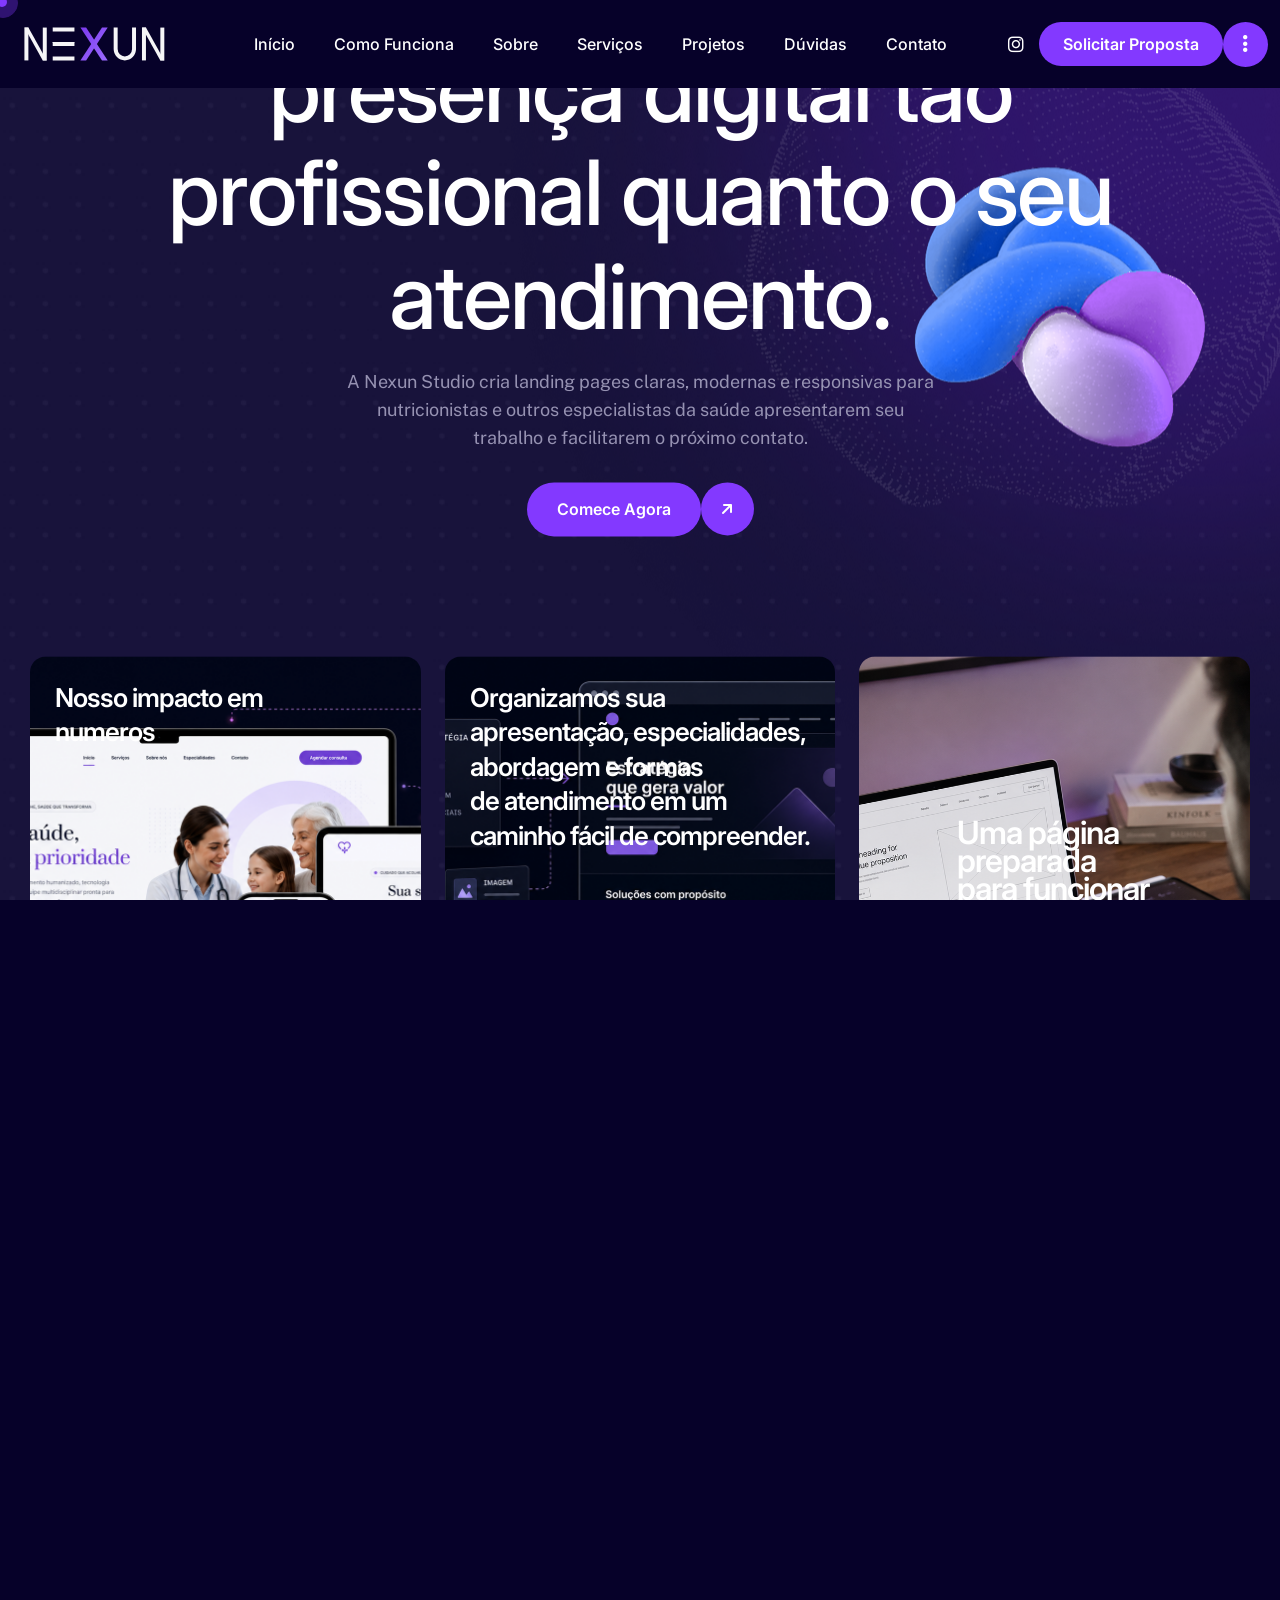
<file: index.html>
<!DOCTYPE html>

<html lang="pt-BR">
<!--<< Header Area >>-->
<head>
<!-- ========== Meta Tags ========== -->
<meta charset="utf-8"/>
<meta content="IE=edge" http-equiv="X-UA-Compatible"/>
<meta content="width=device-width, initial-scale=1" name="viewport"/>
<meta content="Nexun Studio" name="author"/>
<meta content="Landing pages claras, modernas e responsivas para profissionais da saúde." name="description"/>
<!-- ======== Page title ============ -->
<title>Nexun Studio | Landing pages para profissionais da saúde</title>
<!--<< Favcion >>-->
<link href="assets/img/favicon.svg" rel="shortcut icon"/>
<!--<< Bootstrap min.css >>-->
<link href="assets/css/bootstrap.min.css" rel="stylesheet"/>
<!--<< All Min Css >>-->
<link href="assets/css/all.min.css" rel="stylesheet"/>
<!--<< Animate.css >>-->
<link href="assets/css/animate.css" rel="stylesheet"/>
<!--<< Magnific Popup.css >>-->
<link href="assets/css/magnific-popup.css" rel="stylesheet"/>
<!--<< MeanMenu.css >>-->
<link href="assets/css/meanmenu.css" rel="stylesheet"/>
<!--<< Swiper Bundle.css >>-->
<link href="assets/css/swiper-bundle.min.css" rel="stylesheet"/>
<!--<< Nice Select.css >>-->
<link href="assets/css/nice-select.css" rel="stylesheet"/>
<!--<< Main.css >>-->
<link href="assets/css/main.css" rel="stylesheet"/>
</head>
<body>
<!-- Preloader Start -->
<div class="preloader" id="preloader">
<div class="animation-preloader">
<div class="spinner"></div>
<div class="txt-loading">
<span class="letters-loading" data-text-preloader="N"> N </span>
<span class="letters-loading" data-text-preloader="E"> E </span>
<span class="letters-loading" data-text-preloader="X"> X </span>
<span class="letters-loading" data-text-preloader="U"> U </span>
<span class="letters-loading" data-text-preloader="N"> N </span>
</div>
<p class="text-center">Carregando</p>
</div>
<div class="loader">
<div class="row">
<div class="col-3 loader-section section-left">
<div class="bg"></div>
</div>
<div class="col-3 loader-section section-left">
<div class="bg"></div>
</div>
<div class="col-3 loader-section section-right">
<div class="bg"></div>
</div>
<div class="col-3 loader-section section-right">
<div class="bg"></div>
</div>
</div>
</div>
</div>
<!-- Back To Top Start -->
<button class="back-to-top" id="back-top">
<i class="fa-regular fa-arrow-up"></i>
</button>
<!-- GT MouseCursor Start -->
<div class="mouseCursor cursor-outer"></div>
<div class="mouseCursor cursor-inner"></div>
<!-- Offcanvas Area Start -->
<div class="fix-area">
<div class="offcanvas__info">
<div class="offcanvas__wrapper">
<div class="offcanvas__content">
<div class="offcanvas__top mb-5 d-flex justify-content-between align-items-center">
<div class="offcanvas__logo">
<a href="#inicio">
<img alt="Nexun Studio" src="assets/img/logo/04_nexun_wordmark.svg"/>
</a>
</div>
<div class="offcanvas__close">
<button>
<i class="fas fa-times"></i>
</button>
</div>
</div>
<p class="text d-none d-xl-block">
</p>
<div class="mobile-menu fix mb-3"></div>
<div class="offcanvas__contact">
<h4>Contato</h4>
<ul>
<li class="d-flex align-items-center">
<div class="offcanvas__contact-icon"><i class="fal fa-globe"></i></div>
<div class="offcanvas__contact-text"><span>Atendimento online para todo o Brasil</span></div>
</li>
<li class="d-flex align-items-center">
<div class="offcanvas__contact-icon mr-15"><i class="fab fa-instagram"></i></div>
<div class="offcanvas__contact-text"><a href="https://www.instagram.com/nexun.studio/" rel="noopener noreferrer" target="_blank">@nexun.studio</a></div>
</li>
<li class="d-flex align-items-center">
<div class="offcanvas__contact-icon mr-15"><i class="fab fa-whatsapp"></i></div>
<div class="offcanvas__contact-text"><a href="https://wa.me/5511914552672?text=Ol%C3%A1%21%20Gostaria%20de%20saber%20mais%20sobre%20uma%20landing%20page%20para%20minha%20atua%C3%A7%C3%A3o%20na%20%C3%A1rea%20da%20sa%C3%BAde." rel="noopener noreferrer" target="_blank">+55 11 91455-2672</a></div>
</li>
</ul>
<a class="gt-theme-btn-main mt-4" href="https://wa.me/5511914552672?text=Ol%C3%A1%21%20Gostaria%20de%20saber%20mais%20sobre%20uma%20landing%20page%20para%20minha%20atua%C3%A7%C3%A3o%20na%20%C3%A1rea%20da%20sa%C3%BAde." rel="noopener noreferrer" target="_blank">
<span class="gt-theme-btn-arrow-left">
<i class="fa-solid fa-arrow-up-right"></i>
</span>
<span class="gt-theme-btn">Fale conosco</span>
<span class="gt-theme-btn-arrow-right">
<i class="fa-solid fa-arrow-up-right"></i>
</span>
</a>
<div class="social-icon d-flex align-items-center">
<a aria-label="Instagram da Nexun Studio" href="https://www.instagram.com/nexun.studio/" rel="noopener noreferrer" target="_blank"><i class="fab fa-instagram"></i></a>
<a aria-label="WhatsApp da Nexun Studio" href="https://wa.me/5511914552672?text=Ol%C3%A1%21%20Gostaria%20de%20saber%20mais%20sobre%20uma%20landing%20page%20para%20minha%20atua%C3%A7%C3%A3o%20na%20%C3%A1rea%20da%20sa%C3%BAde." rel="noopener noreferrer" target="_blank"><i class="fab fa-whatsapp"></i></a>
</div>
</div>
</div>
</div>
</div>
</div>
<div class="offcanvas__overlay"></div>
<!-- Header Section Start -->
<header class="header-section-2">
<div class="header-2" id="header-sticky">
<div class="container">
<div class="mega-menu-wrapper">
<div class="header-main">
<a class="logo" href="#inicio">
<img alt="Nexun Studio" src="assets/img/logo/02_nexun_wordmark.svg"/>
</a>
<div class="header-left">
<div class="mean__menu-wrapper">
<div class="main-menu">
<nav aria-label="Navegação principal" id="mobile-menu">
<ul>
<li><a href="#inicio">Início</a></li>
<li><a href="#como-funciona">Como funciona</a></li>
<li><a href="#sobre">Sobre</a></li>
<li><a href="#servicos">Serviços</a></li>
<li><a href="#projetos">Projetos</a></li>
<li><a href="#duvidas">Dúvidas</a></li>
<li><a href="#contato">Contato</a></li>
</ul>
</nav>
</div>
</div>
</div>
<div class="header-right d-flex justify-content-end align-items-center">
<a aria-label="Abrir o Instagram da Nexun Studio" class="main-header__search nexun-instagram-link" href="https://www.instagram.com/nexun.studio/" rel="noopener noreferrer" target="_blank">
<i class="fab fa-instagram"></i>
</a>
<div class="header__hamburger my-auto">
<div class="sidebar__toggle">
<div class="gt-theme-btn-main">
<span class="gt-theme-btn-arrow-left">
<i class="fa-solid fa-ellipsis-vertical"></i>
</span>
<span class="gt-theme-btn">Solicitar Proposta</span>
<span class="gt-theme-btn-arrow-right">
<i class="fa-solid fa-ellipsis-vertical"></i>
</span>
</div>
</div>
</div>
</div>
</div>
</div>
</div>
</div>
</header>
<!-- Search Start -->
<div class="search-popup">
<div class="search-popup__overlay search-toggler"></div>
<div class="search-popup__content style-2">
<form action="#" class="search-popup__form" method="get" role="search">
<input id="search" name="search" placeholder="Search Here..." type="text"/>
<button aria-label="search submit" class="search-btn" type="submit">
<span><i class="fa-regular fa-magnifying-glass"></i></span>
</button>
</form>
</div>
</div>
<div id="smooth-wrapper">
<div id="smooth-content">
<!-- Hero Section Start -->
<section class="hero-section-2 hero-2 section-bg-3 bg-cover" id="inicio" style="background-image: url('assets/img/home-2/hero/dot-shape.png')">
<div class="hero-light d-none d-xl-block">
<img alt="img" src="assets/img/home-2/hero/hero-light.png">
</img></div>
<div class="right-shape d-none d-xl-block">
<img alt="Elemento abstrato em azul, roxo e branco da Nexun Studio" src="assets/img/home-2/hero/right-shape-nexun.png"/>
</div>
<div class="container">
<div class="hero-content">
<div class="text-center">
<h6 class="wow fadeInUp" data-wow-delay=".3s">
                  LANDING PAGES PARA PROFISSIONAIS DA SAÚDE.
                  <img alt="img" src="assets/img/home-2/hero/hero-info.png"/>
</h6>
</div>
<h1 class="text-anim">
                Seu trabalho merece uma presença digital tão profissional quanto o seu atendimento.
              </h1>
<p class="wow fadeInUp" data-wow-delay=".5s">
                A Nexun Studio cria landing pages claras, modernas e responsivas para nutricionistas e outros especialistas da saúde apresentarem seu trabalho e facilitarem o próximo contato.
              </p>
<a class="gt-theme-btn-main wow fadeInUp" data-wow-delay=".7s" href="https://wa.me/5511914552672?text=Ol%C3%A1%21%20Gostaria%20de%20saber%20mais%20sobre%20uma%20landing%20page%20para%20minha%20atua%C3%A7%C3%A3o%20na%20%C3%A1rea%20da%20sa%C3%BAde." rel="noopener noreferrer" target="_blank">
<span class="gt-theme-btn-arrow-left">
<i class="fa-solid fa-arrow-up-right"></i>
</span>
<span class="gt-theme-btn">Comece agora</span>
<span class="gt-theme-btn-arrow-right">
<i class="fa-solid fa-arrow-up-right"></i>
</span>
</a>
</div>
</div>
<div class="hero-banner-items section-padding pb-0">
<div class="row g-4">
<div class="col-xl-4 col-lg-6 col-md-6 wow fadeInUp" data-wow-delay=".3s">
<div class="hero-image-items tp-costom-wrapper-hover">
<img alt="img" src="assets/img/home-2/hero/hero-image-1-nexun.png"/>
<h3>
                    Nosso impacto em <br/>
                    numeros
                  </h3>
<div class="content">
<h2><span class="count">120</span>+</h2>
<p>Clientes satisfeitos, com um site incrível.</p>
</div>
</div>
</div>
<div class="col-xl-4 col-lg-6 col-md-6 wow fadeInUp" data-wow-delay=".5s">
<div class="hero-image-items">
<img alt="img" src="assets/img/home-2/hero/hero-2-nexun.png"/>
<h3>
                    Organizamos sua apresentação, especialidades, abordagem e formas <br/>
                    de atendimento em um caminho fácil de compreender.
                  </h3>
<div class="content">
<a class="link-btn" href="https://www.instagram.com/nexun.studio/" rel="noopener noreferrer" target="_blank"><i class="fa-solid fa-arrow-up-right"></i>  Saiba mais</a>
                    &gt;
                  </div>
</div>
</div>
<div class="col-xl-4 col-lg-6 col-md-6 wow fadeInUp" data-wow-delay=".7s">
<div class="hero-image-items">
<img alt="img" src="assets/img/home-2/hero/hero-image-3-nexun.png"/>
<div class="video-text">
<span>Uma página preparada para funcionar de forma clara e profissional no celular, computador e tablet.</span>
<!-- criar video para colocar aqui -->
</div>
</div>
</div>
</div>
</div>
</section>
<!-- How Work Section Start -->
<section class="how-work-section fix section-padding" id="como-funciona">
<div class="container">
<div class="section-title text-center">
<h6 class="sub-title wow fadeInUp">Como funciona</h6>
<h2 class="text-anim">
                Da primeira conversa à publicação, você acompanha cada etapa. <br/>
</h2>
</div>
<div class="row">
<!-- Box 1 -->
<div class="col-xl-4 col-lg-6 col-md-6 wow bounceInUp" data-wow-delay="300ms" data-wow-duration="1000ms">
<div class="gt-feature-box-items">
<div class="gt-number-box">
<span>01</span>
<div class="bg-border-style"></div>
<div class="icon-bg">
<svg fill="none" height="140" viewbox="0 0 134 140" width="134" xmlns="http://www.w3.org/2000/svg">
<path d="M61.8468 41.8868C64.9408 40.1004 68.7528 40.1004 71.8468 41.8868L88.6936 51.6132C91.7876 53.3996 93.6936 56.7008 93.6936 60.2735V79.7265C93.6936 83.2992 91.7876 86.6004 88.6936 88.3868L71.8468 98.1132C68.7528 99.8996 64.9408 99.8996 61.8468 98.1132L45 88.3867C41.906 86.6004 40 83.2992 40 79.7265V60.2735C40 56.7008 41.906 53.3996 45 51.6132L61.8468 41.8868Z" fill="url(#paint0_linear_1)"></path>
<path d="M62.0967 42.3193C65.0359 40.6224 68.6575 40.6225 71.5967 42.3193L88.4434 52.0459C91.3827 53.7429 93.1933 56.8794 93.1934 60.2734V79.7266C93.1933 83.1206 91.3827 86.2571 88.4434 87.9541L71.5967 97.6807C68.6575 99.3775 65.0359 99.3776 62.0967 97.6807L45.25 87.9541C42.3107 86.2571 40.5 83.1206 40.5 79.7266V60.2734C40.5 56.9856 42.1993 53.94 44.9775 52.21L45.25 52.0459L62.0967 42.3193Z" stroke="url(#paint1_linear_1)"></path>
<defs>
<lineargradient gradientunits="userSpaceOnUse" id="paint0_linear_1" x1="40" x2="94" y1="60" y2="88">
<stop offset="0%" stop-color="#8339ff"></stop>
<stop offset="100%" stop-color="#8339ff"></stop>
</lineargradient>
<lineargradient gradientunits="userSpaceOnUse" id="paint1_linear_1" x1="66.8468" x2="66.8468" y1="39" y2="101">
<stop offset="0%" stop-color="#8339ff"></stop>
<stop offset="100%" stop-color="#8339ff"></stop>
</lineargradient>
</defs>
</svg>
</div>
</div>
<h3>Entendemos o que você precisa</h3>
<p>
                    Você nos apresenta sua especialidade, seu público, sua abordagem e as principais informações sobre o seu trabalho.
                  </p>
<div class="hover-lines"></div>
</div>
</div>
<!-- Box 2 -->
<div class="col-xl-4 col-lg-6 col-md-6 wow bounceInUp" data-wow-delay="500ms" data-wow-duration="1000ms">
<div class="gt-feature-box-items style-height-1">
<div class="gt-number-box">
<span>02</span>
<div class="bg-border-style"></div>
<div class="icon-bg">
<svg fill="none" height="140" viewbox="0 0 134 140" width="134" xmlns="http://www.w3.org/2000/svg">
<path d="M61.8468 41.8868C64.9408 40.1004 68.7528 40.1004 71.8468 41.8868L88.6936 51.6132C91.7876 53.3996 93.6936 56.7008 93.6936 60.2735V79.7265C93.6936 83.2992 91.7876 86.6004 88.6936 88.3868L71.8468 98.1132C68.7528 99.8996 64.9408 99.8996 61.8468 98.1132L45 88.3867C41.906 86.6004 40 83.2992 40 79.7265V60.2735C40 56.7008 41.906 53.3996 45 51.6132L61.8468 41.8868Z" fill="url(#paint0_linear_2)"></path>
<path d="M62.0967 42.3193C65.0359 40.6224 68.6575 40.6225 71.5967 42.3193L88.4434 52.0459C91.3827 53.7429 93.1933 56.8794 93.1934 60.2734V79.7266C93.1933 83.1206 91.3827 86.2571 88.4434 87.9541L71.5967 97.6807C68.6575 99.3775 65.0359 99.3776 62.0967 97.6807L45.25 87.9541C42.3107 86.2571 40.5 83.1206 40.5 79.7266V60.2734C40.5 56.9856 42.1993 53.94 44.9775 52.21L45.25 52.0459L62.0967 42.3193Z" stroke="url(#paint1_linear_2)"></path>
<defs>
<lineargradient gradientunits="userSpaceOnUse" id="paint0_linear_2" x1="40" x2="94" y1="60" y2="88">
<stop offset="0%" stop-color="#8339ff"></stop>
<stop offset="100%" stop-color="#8339ff"></stop>
</lineargradient>
<lineargradient gradientunits="userSpaceOnUse" id="paint1_linear_2" x1="66.8468" x2="66.8468" y1="39" y2="101">
<stop offset="0%" stop-color="#8339ff"></stop>
<stop offset="100%" stop-color="#8339ff"></stop>
</lineargradient>
</defs>
</svg>
</div>
</div>
<h3>Definimos conteúdo e direção visual</h3>
<p>
                   Organizamos as informações, selecionamos a estrutura e alinhamos cores, referências, imagens e estilo da página.
                  </p>
<div class="hover-lines"></div>
</div>
</div>
<!-- Box 3 -->
<div class="col-xl-4 col-lg-6 col-md-6 wow bounceInUp" data-wow-delay="700ms" data-wow-duration="1000ms">
<div class="gt-feature-box-items style-height-2">
<div class="gt-number-box">
<span>03</span>
<div class="bg-border-style"></div>
<div class="icon-bg">
<svg fill="none" height="140" viewbox="0 0 134 140" width="134" xmlns="http://www.w3.org/2000/svg">
<path d="M61.8468 41.8868C64.9408 40.1004 68.7528 40.1004 71.8468 41.8868L88.6936 51.6132C91.7876 53.3996 93.6936 56.7008 93.6936 60.2735V79.7265C93.6936 83.2992 91.7876 86.6004 88.6936 88.3868L71.8468 98.1132C68.7528 99.8996 64.9408 99.8996 61.8468 98.1132L45 88.3867C41.906 86.6004 40 83.2992 40 79.7265V60.2735C40 56.7008 41.906 53.3996 45 51.6132L61.8468 41.8868Z" fill="url(#paint0_linear_3)"></path>
<path d="M62.0967 42.3193C65.0359 40.6224 68.6575 40.6225 71.5967 42.3193L88.4434 52.0459C91.3827 53.7429 93.1933 56.8794 93.1934 60.2734V79.7266C93.1933 83.1206 91.3827 86.2571 88.4434 87.9541L71.5967 97.6807C68.6575 99.3775 65.0359 99.3776 62.0967 97.6807L45.25 87.9541C42.3107 86.2571 40.5 83.1206 40.5 79.7266V60.2734C40.5 56.9856 42.1993 53.94 44.9775 52.21L45.25 52.0459L62.0967 42.3193Z" stroke="url(#paint1_linear_3)"></path>
<defs>
<lineargradient gradientunits="userSpaceOnUse" id="paint0_linear_3" x1="40" x2="94" y1="60" y2="88">
<stop offset="0%" stop-color="#8339ff"></stop>
<stop offset="100%" stop-color="#8339ff"></stop>
</lineargradient>
<lineargradient gradientunits="userSpaceOnUse" id="paint1_linear_3" x1="66.8468" x2="66.8468" y1="39" y2="101">
<stop offset="0%" stop-color="#8339ff"></stop>
<stop offset="100%" stop-color="#8339ff"></stop>
</lineargradient>
</defs>
</svg>
</div>
</div>
<h3>Desenvolvemos, revisamos e publicamos</h3>
<p>
                    Construímos a página, adaptamos a experiência para diferentes telas e realizamos os ajustes acordados antes da publicação.
                  </p>
<div class="hover-lines"></div>
</div>
</div>
</div>
</div>
</section>
<!-- About Section Start -->
<section class="about-section-2 section-padding" id="sobre">
<div class="about-ellipse">
<img alt="" src="assets/img/home-1/about/ellipse-bg.png"/>
</div>
<div class="container">
<div class="about-wrapper-2">
<div class="row g-4 align-items-end">
<div class="col-lg-5">
<div class="about-image-items">
<div class="thumb h-100 fix">
<img alt="img" class="wow fadeInUp img-custom-anim-left" src="assets/img/home-1/about/about-image.png"/>
</div>
<div class="content">
<h3>Nossa Missão &amp; Visão</h3>
<p>
                        Construir landing pages que valorizem a identidade de cada profissional, facilitem o entendimento sobre o atendimento e criem um caminho mais simples até o contato.
                      </p>
</div>
</div>
</div>
<div class="col-lg-7">
<div class="about-content">
<div class="section-title mb-0">
<h6 class="sub-title wow fadeInUp">
                        // Sobre a Nexun Studio
                      </h6>
<h2 class="text-anim">
                        Empoderamos e amadurecemos a presença digital dos profissionais da área da saúde
                        que desejam melhorar sua presença digital, de maneira acessível e personalizável.
                        
                      </h2>
</div>
<div class="about-list-item wow fadeInUp" data-wow-delay=".3s">
<ul>
<li>
<i class="fa-solid fa-circle-check"></i>
                          Você participa do processo do ínicio ao fim.
                        </li>
<li>
<i class="fa-solid fa-circle-check"></i> 
                          Suas fotos, seu contato, sua informações.
                        </li>
<li>
<i class="fa-solid fa-circle-check"></i> 
                          Integração direta com Whatsapp e outras redes sociais.
                        </li>
</ul>
<a class="gt-theme-btn-main wow fadeInUp" data-wow-delay=".3s" href="https://wa.me/5511914552672?text=Ol%C3%A1%21%20Gostaria%20de%20saber%20mais%20sobre%20uma%20landing%20page%20para%20minha%20atua%C3%A7%C3%A3o%20na%20%C3%A1rea%20da%20sa%C3%BAde." rel="noopener noreferrer" target="_blank">
<span class="gt-theme-btn-arrow-left">
<i class="fa-solid fa-arrow-up-right"></i>
</span>
<span class="gt-theme-btn">Fale conosco</span>

<span class="gt-theme-btn-arrow-right">
<i class="fa-solid fa-arrow-up-right"></i>
</span>
</a>
</div>
</div>
</div>
</div>
</div>
</div>
</section>
<!-- Service Section Start -->
<section class="service-section11 fix section-bg section-padding pb-0" id="servicos">
<div class="container">
<div class="row g-4">
<div class="col-lg-5">
<div class="service-left-items">
<div class="section-title mb-0">
<h6 class="sub-title wow fadeInUp">// O QUE ENTREGAMOS</h6>
<h2 class="text-anim">
                      Do conteúdo disperso a uma página organizada.
                    </h2>
</div>
<a class="gt-theme-btn-main wow fadeInUp" data-wow-delay=".3s" href="https://wa.me/5511914552672?text=Ol%C3%A1%21%20Gostaria%20de%20saber%20mais%20sobre%20uma%20landing%20page%20para%20minha%20atua%C3%A7%C3%A3o%20na%20%C3%A1rea%20da%20sa%C3%BAde." rel="noopener noreferrer" target="_blank">
<span class="gt-theme-btn-arrow-left">
<i class="fa-solid fa-arrow-up-right"></i>
</span>
<span class="gt-theme-btn">Saiba mais serviços</span>
<span class="gt-theme-btn-arrow-right">
<i class="fa-solid fa-arrow-up-right"></i>
</span>
</a>
<div class="service-ai d-none d-xxl-block">
<img alt="img" src="assets/img/home-2/service/service-ai.png"/>
</div>
</div>
</div>
<div class="col-lg-7">
<div class="service-right-area">
<div class="service-right-card-items">
<ul>
<li>
<div class="thumb">
<img alt="" src="assets/img/home-2/service/servive-01.png"/>
</div>
<div class="content">
<h3>
<a href="https://wa.me/5511914552672?text=Ol%C3%A1%21%20Gostaria%20de%20saber%20mais%20sobre%20uma%20landing%20page%20para%20minha%20atua%C3%A7%C3%A3o%20na%20%C3%A1rea%20da%20sa%C3%BAde." rel="noopener noreferrer" target="_blank">Do conteúdo disperso a uma página organizada..</a>
</h3>
<p>
                            Organizamos sua apresentação, serviços, diferenciais, forma de atendimento, dúvidas e chamadas para ação em uma jornada lógica.
                          </p>
</div>
</li>
<li>
<div class="thumb">
<img alt="" src="assets/img/home-2/service/servive-02.png"/>
</div>
<div class="content">
<h3>
<a href="https://wa.me/5511914552672?text=Ol%C3%A1%21%20Gostaria%20de%20saber%20mais%20sobre%20uma%20landing%20page%20para%20minha%20atua%C3%A7%C3%A3o%20na%20%C3%A1rea%20da%20sa%C3%BAde." rel="noopener noreferrer" target="_blank">Design e desenvolvimento</a>
</h3>
<p>
                            Adaptamos a direção visual e construímos uma página moderna, personalizada e preparada para diferentes dispositivos.
                          </p>
</div>
</li>
<li>
<div class="thumb">
<img alt="" src="assets/img/home-2/service/servive-03.png"/>
</div>
<div class="content">
<h3>
<a href="https://wa.me/5511914552672?text=Ol%C3%A1%21%20Gostaria%20de%20saber%20mais%20sobre%20uma%20landing%20page%20para%20minha%20atua%C3%A7%C3%A3o%20na%20%C3%A1rea%20da%20sa%C3%BAde." rel="noopener noreferrer" target="_blank">Integrações e publicação
                            &gt;
                          </a></h3>
<p>
                            Configuramos os principais botões de contato e apoiamos a publicação da página de acordo com o formato contratado.
                          </p>
</div>
</li>
</ul>
</div>
</div>
</div>
</div>
</div>
</section>
<!-- Pricing Section Start -->
<!-- COLOQUEI PREÇOS E INFORMAÇÕES ALETÓRIAS AQUI, VOU AJUSTAR DEPOIS QUE DEFINIR FINALMENTE OS VALORES E PLANOS, E COMO MONTAR NO SITE-->
<!-- NESSE CAMPO DE MONTHLY E YEARLY EU PENSEI EM COLOCAR AS INFORMAÇÕES DE COM E SEM DOMINIO, PQ NO CASO DO DOMINIO TEM RECORRENCIA E TAL -->
<!--            
        <section class="pricing-section fix section-padding pt-0">
          <div class="container">
            <div class="section-title-area align-items-end">
              <div class="section-title">
                <br>
                <h6 class="sub-title wow fadeInUp">// Pricing Package</h6>
                <h2 class="text-anim">AI-Powered Pricing Tailored for You</h2>
              </div>
              <ul class="nav wow fadeInUp" data-wow-delay=".3s">
                <li class="nav-item">
                  <a
                    href="#Monthly"
                    data-bs-toggle="tab"
                    class="nav-link active"
                  >
                    Monthly
                  </a>
                </li>
                <li class="nav-item">
                  <a href="#Yearly" data-bs-toggle="tab" class="nav-link">
                    Yearly
                  </a>
                </li>
              </ul>
            </div>
            <div class="tab-content">
              <div id="Monthly" class="tab-pane fade show active">
                <div class="row">
                  <div class="col-xl-4 col-lg-6 col-md-6">
                    <div class="pricing-box-items">
                      <div class="pricing-header">
                        <span>Basic</span>
                        <h3>
                          $29
                          <sub>/months</sub>
                        </h3>
                        <p>
                          Perfect for Small Teams, Startups, and Growing
                          Corporate of Businesses
                        </p>
                      </div>
                      <a href="contact.html" class="pricing-btn">
                        <i class="fa-solid fa-arrow-up-right"></i> Chose package
                      </a>
                      <div class="pricing-list">
                        <h5>Features:</h5>
                        <ul>
                          <li>
                            <i class="fa-solid fa-circle-check"></i> Basic
                            financial analytics tools
                          </li>
                          <li>
                            <i class="fa-solid fa-circle-check"></i> Up to 3
                            user accounts
                          </li>
                          <li>
                            <i class="fa-solid fa-circle-check"></i> Real-time
                            exchange rate monitoring
                          </li>
                          <li>
                            <i class="fa-solid fa-circle-check"></i> Monthly
                            financial reports
                          </li>
                          <li>
                            <i class="fa-solid fa-circle-check"></i> Up to 3
                            user accounts
                          </li>
                          <li>
                            <i class="fa-solid fa-circle-check"></i> Email
                            support
                          </li>
                        </ul>
                      </div>
                    </div>
                  </div>
                  <div class="col-xl-4 col-lg-6 col-md-6">
                    <div class="pricing-box-items active">
                      <div class="pricing-header">
                        <span>Business</span>
                        <h3>
                          $59
                          <sub>/months</sub>
                        </h3>
                        <p>
                          Perfect for Small Teams, Startups, and Growing
                          Corporate of Businesses
                        </p>
                      </div>
                      <a href="contact.html" class="pricing-btn">
                        <i class="fa-solid fa-arrow-up-right"></i> Chose package
                      </a>
                      <div class="pricing-list">
                        <h5>Features:</h5>
                        <ul>
                          <li>
                            <i class="fa-solid fa-circle-check"></i> Basic
                            financial analytics tools
                          </li>
                          <li>
                            <i class="fa-solid fa-circle-check"></i> Up to 3
                            user accounts
                          </li>
                          <li>
                            <i class="fa-solid fa-circle-check"></i> Real-time
                            exchange rate monitoring
                          </li>
                          <li>
                            <i class="fa-solid fa-circle-check"></i> Monthly
                            financial reports
                          </li>
                          <li>
                            <i class="fa-solid fa-circle-check"></i> Up to 3
                            user accounts
                          </li>
                          <li>
                            <i class="fa-solid fa-circle-check"></i> Email
                            support
                          </li>
                        </ul>
                      </div>
                    </div>
                  </div>
                </div>
              </div>
              <div id="Yearly" class="tab-pane fade">
                <div class="row">
                  <div class="col-xl-4 col-lg-6 col-md-6">
                    <div class="pricing-box-items">
                      <div class="pricing-header">
                        <span>Basic</span>
                        <h3>
                          $29
                          <sub>/months</sub>
                        </h3>
                        <p>
                          Perfect for Small Teams, Startups, and Growing
                          Corporate of Businesses
                        </p>
                      </div>
                      <a href="contact.html" class="pricing-btn">
                        <i class="fa-solid fa-arrow-up-right"></i> Chose package
                      </a>
                      <div class="pricing-list">
                        <h5>Features:</h5>
                        <ul>
                          <li>
                            <i class="fa-solid fa-circle-check"></i> Basic
                            financial analytics tools
                          </li>
                          <li>
                            <i class="fa-solid fa-circle-check"></i> Up to 3
                            user accounts
                          </li>
                          <li>
                            <i class="fa-solid fa-circle-check"></i> Real-time
                            exchange rate monitoring
                          </li>
                          <li>
                            <i class="fa-solid fa-circle-check"></i> Monthly
                            financial reports
                          </li>
                          <li>
                            <i class="fa-solid fa-circle-check"></i> Up to 3
                            user accounts
                          </li>
                          <li>
                            <i class="fa-solid fa-circle-check"></i> Email
                            support
                          </li>
                        </ul>
                      </div>
                    </div>
                  </div>
                  <div class="col-xl-4 col-lg-6 col-md-6">
                    <div class="pricing-box-items active">
                      <div class="pricing-header">
                        <span>Business</span>
                        <h3>
                          $59
                          <sub>/months</sub>
                        </h3>
                        <p>
                          Perfect for Small Teams, Startups, and Growing
                          Corporate of Businesses
                        </p>
                      </div>
                      <a href="contact.html" class="pricing-btn">
                        <i class="fa-solid fa-arrow-up-right"></i> Chose package
                      </a>
                      <div class="pricing-list">
                        <h5>Features:</h5>
                        <ul>
                          <li>
                            <i class="fa-solid fa-circle-check"></i> Basic
                            financial analytics tools
                          </li>
                          <li>
                            <i class="fa-solid fa-circle-check"></i> Up to 3
                            user accounts
                          </li>
                          <li>
                            <i class="fa-solid fa-circle-check"></i> Real-time
                            exchange rate monitoring
                          </li>
                          <li>
                            <i class="fa-solid fa-circle-check"></i> Monthly
                            financial reports
                          </li>
                          <li>
                            <i class="fa-solid fa-circle-check"></i> Up to 3
                            user accounts
                          </li>
                          <li>
                            <i class="fa-solid fa-circle-check"></i> Email
                            support
                          </li>
                        </ul>
                      </div>
                    </div>
                  </div>
                  <div class="col-xl-4 col-lg-6 col-md-6">
                    <div class="pricing-box-items">
                      <div class="pricing-header">
                        <span>Enterprise</span>
                        <h3>
                          $99
                          <sub>/months</sub>
                        </h3>
                        <p>
                          Perfect for Small Teams, Startups, and Growing
                          Corporate of Businesses
                        </p>
                      </div>
                      <a href="contact.html" class="pricing-btn">
                        <i class="fa-solid fa-arrow-up-right"></i> Chose package
                      </a>
                      <div class="pricing-list">
                        <h5>Features:</h5>
                        <ul>
                          <li>
                            <i class="fa-solid fa-circle-check"></i> Basic
                            financial analytics tools
                          </li>
                          <li>
                            <i class="fa-solid fa-circle-check"></i> Up to 3
                            user accounts
                          </li>
                          <li>
                            <i class="fa-solid fa-circle-check"></i> Real-time
                            exchange rate monitoring
                          </li>
                          <li>
                            <i class="fa-solid fa-circle-check"></i> Monthly
                            financial reports
                          </li>
                          <li>
                            <i class="fa-solid fa-circle-check"></i> Up to 3
                            user accounts
                          </li>
                          <li>
                            <i class="fa-solid fa-circle-check"></i> Email
                            support
                          </li>
                        </ul>
                      </div>
                    </div>
                  </div>
                </div>
              </div>
            </div>
          </div>
        </section> -->
<!-- Project Section Start -->
<section class="project-section tp-project-5-2-area fix section-padding section-bg-2" id="projetos">
<div class="marquee-section">
<div class="marquee tp-project-5-2-title">
<div class="marquee-group">
<div class="text">
<span>[</span> Nexun <span>]</span>
</div>
<div class="text">
<span>[</span> Nexun <span>]</span>
</div>
<div class="text">
<span>[</span> Nexun <span>]</span>
</div>
<div class="text">
<span>[</span> Nexun <span>]</span>
</div>
<div class="text">
<span>[</span> Nexun <span>]</span>
</div>
</div>
<div class="marquee-group">
<div class="text">
<span>[</span> Nexun <span>]</span>
</div>
<div class="text">
<span>[</span> Nexun <span>]</span>
</div>
<div class="text">
<span>[</span> Nexun <span>]</span>
</div>
<div class="text">
<span>[</span> Nexun <span>]</span>
</div>
<div class="text">
<span>[</span> Nexun <span>]</span>
</div>
</div>
<div class="marquee-group">
<div class="text">
<span>[</span> Nexun <span>]</span>
</div>
<div class="text">
<span>[</span> Nexun <span>]</span>
</div>
<div class="text">
<span>[</span> Nexun <span>]</span>
</div>
<div class="text">
<span>[</span> Nexun <span>]</span>
</div>
<div class="text">
<span>[</span> Nexun <span>]</span>
</div>
</div>
<div class="marquee-group">
<div class="text">
<span>[</span> Nexun <span>]</span>
</div>
<div class="text">
<span>[</span> Nexun <span>]</span>
</div>
<div class="text">
<span>[</span> Nexun <span>]</span>
</div>
<div class="text">
<span>[</span> Nexun <span>]</span>
</div>
<div class="text">
<span>[</span> Nexun <span>]</span>
</div>
</div>
<div class="marquee-group">
<div class="text">
<span>[</span> Nexun <span>]</span>
</div>
<div class="text">
<span>[</span> Nexun <span>]</span>
</div>
<div class="text">
<span>[</span> Nexun <span>]</span>
</div>
<div class="text">
<span>[</span> Nexun <span>]</span>
</div>
<div class="text">
<span>[</span> Nexun <span>]</span>
</div>
</div>
</div>
</div>
<div class="container">
<div class="project-box-area des-portfolio-wrap">
<div class="project-box-items des-portfolio-panel">
<div class="content">
<span>[2026]</span>
<h3>
<a href="https://www.instagram.com/nexun.studio/" rel="noopener noreferrer" target="_blank"> Para profissionais da saúde no geral</a>
</h3>
<a class="icon" href="https://www.instagram.com/nexun.studio/" rel="noopener noreferrer" target="_blank">
<i class="fa-solid fa-arrow-up-right"></i>
</a>
<span class="number"> 01 </span>
</div>
<div class="thumb">
<img alt="img" src="assets/img/home-1/project/project-1.png"/>
</div>
</div>
<div class="project-box-items des-portfolio-panel">
<div class="content">
<span>[2025]</span>
<h3>
<a href="https://www.instagram.com/nexun.studio/" rel="noopener noreferrer" target="_blank">Para nutricionistas.</a>
</h3>
<a class="icon" href="https://www.instagram.com/nexun.studio/" rel="noopener noreferrer" target="_blank">
<i class="fa-solid fa-arrow-up-right"></i>
</a>
<span class="number"> 02 </span>
</div>
<div class="thumb">
<img alt="img" src="assets/img/home-1/project/project-2.png"/>
</div>
</div>
<div class="project-box-items mb-0 des-portfolio-panel">
<div class="content">
<span>[2025]</span>
<h3>
<a href="https://www.instagram.com/nexun.studio/" rel="noopener noreferrer" target="_blank">Pensando em médicos, psicologos, fisioterapeutas e muito mais.</a>
</h3>
<a class="icon" href="https://www.instagram.com/nexun.studio/" rel="noopener noreferrer" target="_blank">
<i class="fa-solid fa-arrow-up-right"></i>
</a>
<span class="number"> 03 </span>
</div>
<div class="thumb">
<img alt="img" src="assets/img/home-1/project/project-3.png"/>
</div>
</div>
</div>
</div>
</section>
<!-- Testimonial Section Start -->
<!-- <section class="testimonial-section section-padding">
          <div class="container">
            <div class="section-title text-center">
              <h6 class="sub-title wow fadeInUp">// Testimonial</h6>
              <h2 class="text-anim">
                Customer Feedback <br />
                <span>Success Stories.</span>
              </h2>
            </div>
            <div class="testimonial-warpper">
              <div class="testi-client">
                <div class="swiper testimonial-thumbs">
                  <div class="swiper-wrapper">
                    <div class="swiper-slide">
                      <div class="client-img">
                        <img
                          src="assets/img/home-1/testimonial/client-1.png"
                          alt="img"
                        />
                      </div>
                    </div>
                    <div class="swiper-slide">
                      <div class="client-img">
                        <img
                          src="assets/img/home-1/testimonial/client-2.png"
                          alt="img"
                        />
                      </div>
                    </div>
                    <div class="swiper-slide">
                      <div class="client-img">
                        <img
                          src="assets/img/home-1/testimonial/client-3.png"
                          alt="img"
                        />
                      </div>
                    </div>
                  </div>
                </div>
              </div>
              <div class="swiper testimonial-slider-content">
                <div class="swiper-wrapper">
                  <div class="swiper-slide">
                    <div class="testimonial-content-1">
                      <h3>
                        “We provide comprehensive, data-driven AI strategies
                        that empower companies to identify new opportunities,
                        reduce potential risks, and achieve sustainable
                        long-term growth, transforming insights into measurable
                        business success.”
                      </h3>
                      <div class="testi-info">
                        <h4>Ellen Dezonee</h4>
                        <p>Consultant</p>
                      </div>
                    </div>
                  </div>
                  <div class="swiper-slide">
                    <div class="testimonial-content-1">
                      <h3>
                        “We provide comprehensive, data-driven AI strategies
                        that empower companies to identify new opportunities,
                        reduce potential risks, and achieve sustainable
                        long-term growth, transforming insights into measurable
                        business success.”
                      </h3>
                      <div class="testi-info">
                        <h4>Ellen Dezonee</h4>
                        <p>Consultant</p>
                      </div>
                    </div>
                  </div>
                  <div class="swiper-slide">
                    <div class="testimonial-content-1">
                      <h3>
                        “We provide comprehensive, data-driven AI strategies
                        that empower companies to identify new opportunities,
                        reduce potential risks, and achieve sustainable
                        long-term growth, transforming insights into measurable
                        business success.”
                      </h3>
                      <div class="testi-info">
                        <h4>Ellen Dezonee</h4>
                        <p>Consultant</p>
                      </div>
                    </div>
                  </div>
                </div>
                <div class="swiper-dot text-center mt-4">
                  <div class="dot2"></div>
                </div>
              </div>
              <div class="array-button">
                <button class="array-prev">
                  <i class="fa-solid fa-chevron-left"></i>
                </button>
                <button class="array-next">
                  <i class="fa-solid fa-chevron-right"></i>
                </button>
              </div>
            </div>
          </div>
        </section> -->
<br/>
<!-- Faq Section Start -->
<section class="faq-section fix" id="duvidas">
<div class="row g-4 justify-content-center">
<!--  <div class="col-lg-6">
              <div class="faq-image-1 fix wow fadeInUp" data-wow-delay=".3s">
                <img
                  data-speed=".8"
                  src="assets/img/home-1/faq-image.jpg"
                  alt="img"
                />
              </div>
            </div> -->
<div class="col-xl-8 col-lg-9 faq-centered-column">
<div class="faq-content-1 section-padding">
<div class="section-title mb-0">
<h6 class="sub-title wow fadeInUp">// Dúvidas frequentes</h6>
<h2 class="text-anim">
                    O que você precisa saber antes de <br>
<span>Começar.</span>
</br></h2>
</div>
<ul class="accordion-box">
<!--Block-->
<li class="accordion block active-block wow fadeInUp">
<div class="acc-btn active">
<span class="number">01.</span> Preciso ter uma identidade visual pronta?
                      <div class="icon fa-solid fa-arrow-down"></div>
</div>
<div class="acc-content current">
<div class="content">
<div class="text">
                          Não. Podemos trabalhar com as cores, referências e materiais que você já utiliza e definir uma direção visual básica para manter a página consistente.
                        </div>
</div>
</div>
</li>
<!--Block-->
<li class="accordion block wow fadeInUp" data-wow-delay=".2s">
<div class="acc-btn">
<span class="number">02.</span> Preciso escrever todos os textos?
                      <div class="icon fa-solid fa-arrow-down"></div>
</div>
<div class="acc-content">
<div class="content">
<div class="text">
                          Você fornece as principais informações sobre seu atendimento. A partir delas, organizamos e adaptamos o conteúdo para a estrutura da página.
                        </div>
</div>
</div>
</li>
<!--Block-->
<li class="accordion block wow fadeInUp" data-wow-delay=".4s">
<div class="acc-btn">
<span class="number">03.</span> A página funciona no celular?
                      <div class="icon fa-solid fa-arrow-down"></div>
</div>
<div class="acc-content">
<div class="content">
<div class="text">
                          Sim. O desenvolvimento considera principalmente as pessoas que chegam pelo Instagram e acessam a página pelo celular.
                        </div>
</div>
</div>
</li>
<!--Block-->
<li class="accordion block active-block wow fadeInUp">
<div class="acc-btn active">
<span class="number">04.</span> A página pode direcionar para o WhatsApp ou para minha agenda?
                      <div class="icon fa-solid fa-arrow-down"></div>
</div>
<div class="acc-content current">
<div class="content">
<div class="text">
                          Sim. Os botões podem levar ao WhatsApp, formulário ou plataforma de agendamento utilizada pelo profissional.
                        </div>
</div>
</div>
</li>
<!--Block-->
<li class="accordion block active-block wow fadeInUp">
<div class="acc-btn active">
<span class="number">06.</span> Qual é o prazo de desenvolvimento?
                      <div class="icon fa-solid fa-arrow-down"></div>
</div>
<div class="acc-content current">
<div class="content">
<div class="text">
                          O prazo é definido na proposta de acordo com a complexidade da página, o formato contratado e a disponibilidade dos materiais.
                        </div>
</div>
</div>
</li>
<!--Block-->
<li class="accordion block active-block wow fadeInUp">
<div class="acc-btn active">
<span class="number">07.</span> Poderei solicitar alterações?
                      <div class="icon fa-solid fa-arrow-down"></div>
</div>
<div class="acc-content current">
<div class="content">
<div class="text">
                          Sim. A quantidade e o formato das rodadas de ajustes serão informados na proposta antes do início do projeto.
                        </div>
</div>
</div>
</li>
</ul>
</div>
</div>
</div>
</section>
<br/>
<!-- Footer Section Start -->
<footer class="footer-section fix section-bg" id="contato">
<div class="right-shape">
<img alt="img" src="assets/img/home-2/hero/hero-light.png"/>
</div>
<div class="container">
<div class="cta-newsletter-wrapper">
<h2 class="text-anim">Vamos conversar sobre seu novo projeto</h2>
<a class="gt-theme-btn-main wow fadeInUp" data-wow-delay=".7s" href="https://wa.me/5511914552672?text=Ol%C3%A1%21%20Gostaria%20de%20saber%20mais%20sobre%20uma%20landing%20page%20para%20minha%20atua%C3%A7%C3%A3o%20na%20%C3%A1rea%20da%20sa%C3%BAde." rel="noopener noreferrer" target="_blank">
<span class="gt-theme-btn-arrow-left">
<i class="fa-solid fa-arrow-up-right"></i>
</span>
<span class="gt-theme-btn">Fale conosco</span>
<span class="gt-theme-btn-arrow-right">
<i class="fa-solid fa-arrow-up-right"></i>
</span>
</a>
</div>
</div>
<div class="footer-area">
<div class="container">
<div class="footer-widget-wrapper">
<div class="row justify-content-between">
<div class="col-xl-4 col-lg-5 col-md-6 wow fadeInUp" data-wow-delay=".2s">
<div class="footer-widget-items">
<div class="widget-head">
<a class="footer-logo" href="#inicio">
<img alt="Nexun Studio" src="assets/img/logo/04_nexun_studio_compacta.svg"/>
</a>
</div>
<div class="footer-content">
<p>
                          Landing pages claras, modernas e responsivas para profissionais da saúde.
                        </p>
</div>
</div>
</div>
<div class="col-xl-2 col-lg-3 col-md-6 wow fadeInUp" data-wow-delay=".4s">
<div class="footer-widget-items">
<div class="widget-head">
<h3>Soluções</h3>
</div>
<ul class="gt-list-area">
<li>
<a href="#sobre"> Sobre nós </a>
</li>
<li>
<a href="#servicos"> Serviços </a>
</li>
<li>
<a href="#duvidas"> Dúvidas frequentes </a>
</li>
</ul>
</div>
</div>
<div class="col-xl-3 col-lg-6 col-md-6 wow fadeInUp" data-wow-delay=".8s">
<div class="footer-widget-items">
<div class="widget-head">
<h3>Entre em contato</h3>
</div>
<div class="footer-contact-links">
<a href="https://wa.me/5511914552672?text=Ol%C3%A1%21%20Gostaria%20de%20saber%20mais%20sobre%20uma%20landing%20page%20para%20minha%20atua%C3%A7%C3%A3o%20na%20%C3%A1rea%20da%20sa%C3%BAde." rel="noopener noreferrer" target="_blank">
<i class="fab fa-whatsapp"></i>
<span><strong>WhatsApp</strong><small>+55 11 91455-2672</small></span>
</a>
<a href="https://www.instagram.com/nexun.studio/" rel="noopener noreferrer" target="_blank">
<i class="fab fa-instagram"></i>
<span><strong>Instagram</strong><small>@nexun.studio</small></span>
</a>
</div></div>
</div>
</div>
</div>
</div>
<div class="footer-bottom">
<div class="container">
<div class="footer-bottom-wrapper">
<p class="wow fadeInUp" data-wow-delay=".3s">
                    © 2026 <b>Nexun Studio.</b> Todos os direitos reservados.
                  </p>
<ul class="footer-list wow fadeInUp" data-wow-delay=".7s">
<li>
<a href="politica-de-privacidade.html">Política de Privacidade</a>
</li>
<li>।</li>
<li>
<a href="termos-e-condicoes.html">Termos e Condições</a>
</li>
</ul>
</div>
</div>
</div>
</div>
</footer>
</div>
</div>
<!--<< All JS Plugins >>-->
<script src="assets/js/jquery-3.7.1.min.js"></script>
<!--<< Viewport Js >>-->
<script src="assets/js/viewport.jquery.js"></script>
<!--<< Bootstrap Js >>-->
<script src="assets/js/bootstrap.bundle.min.js"></script>
<!--<< Gsap Min Js >>-->
<script src="assets/js/gsap.min.js"></script>
<!--<< ScrollTrigger Min Js >>-->
<script src="assets/js/ScrollTrigger.min.js"></script>
<!--<< ScrollSmoother Min Js >>-->
<script src="assets/js/ScrollSmoother.min.js"></script>
<!--<< ScrollToPlugin Min Js >>-->
<script src="assets/js/ScrollToPlugin.min.js"></script>
<!--<< SplitText Min Js >>-->
<script src="assets/js/SplitText.min.js"></script>
<!--<< TextPlugin Min Js >>-->
<script src="assets/js/TextPlugin.js"></script>
<!--<< Chroma Min Js >>-->
<script src="assets/js/chroma.min.js"></script>
<!--<< nice-selec Js >>-->
<script src="assets/js/jquery.nice-select.min.js"></script>
<!--<< Waypoints Js >>-->
<script src="assets/js/jquery.waypoints.js"></script>
<!--<< Counterup Js >>-->
<script src="assets/js/jquery.counterup.min.js"></script>
<!--<< Swiper Slider Js >>-->
<script src="assets/js/swiper-bundle.min.js"></script>
<!--<< MeanMenu Js >>-->
<script src="assets/js/jquery.meanmenu.min.js"></script>
<!--<< Parallaxie Js >>-->
<script src="assets/js/parallaxie.js"></script>
<!--<< Magnific Popup Js >>-->
<script src="assets/js/jquery.magnific-popup.min.js"></script>
<!--<< Wow Animation Js >>-->
<script src="assets/js/wow.min.js"></script>
<!--<< Main.js >>-->
<script src="assets/js/main.js"></script>
<script>
document.addEventListener('DOMContentLoaded', function () {
  document.addEventListener('click', function (event) {
    const link = event.target.closest('a[href^="#"]');
    if (!link) return;

    const selector = link.getAttribute('href');
    if (!selector || selector === '#') return;

    const target = document.querySelector(selector);
    if (!target) return;

    event.preventDefault();
    const smoother = window.ScrollSmoother && ScrollSmoother.get ? ScrollSmoother.get() : null;

    if (smoother) {
      smoother.scrollTo(target, true, 'top 96px');
    } else {
      const top = target.getBoundingClientRect().top + window.pageYOffset - 96;
      window.scrollTo({ top: top, behavior: 'smooth' });
    }

    document.querySelector('.offcanvas__info')?.classList.remove('info-open');
    document.querySelector('.offcanvas__overlay')?.classList.remove('overlay-open');
  });
});
</script></body>
</html>
</file>
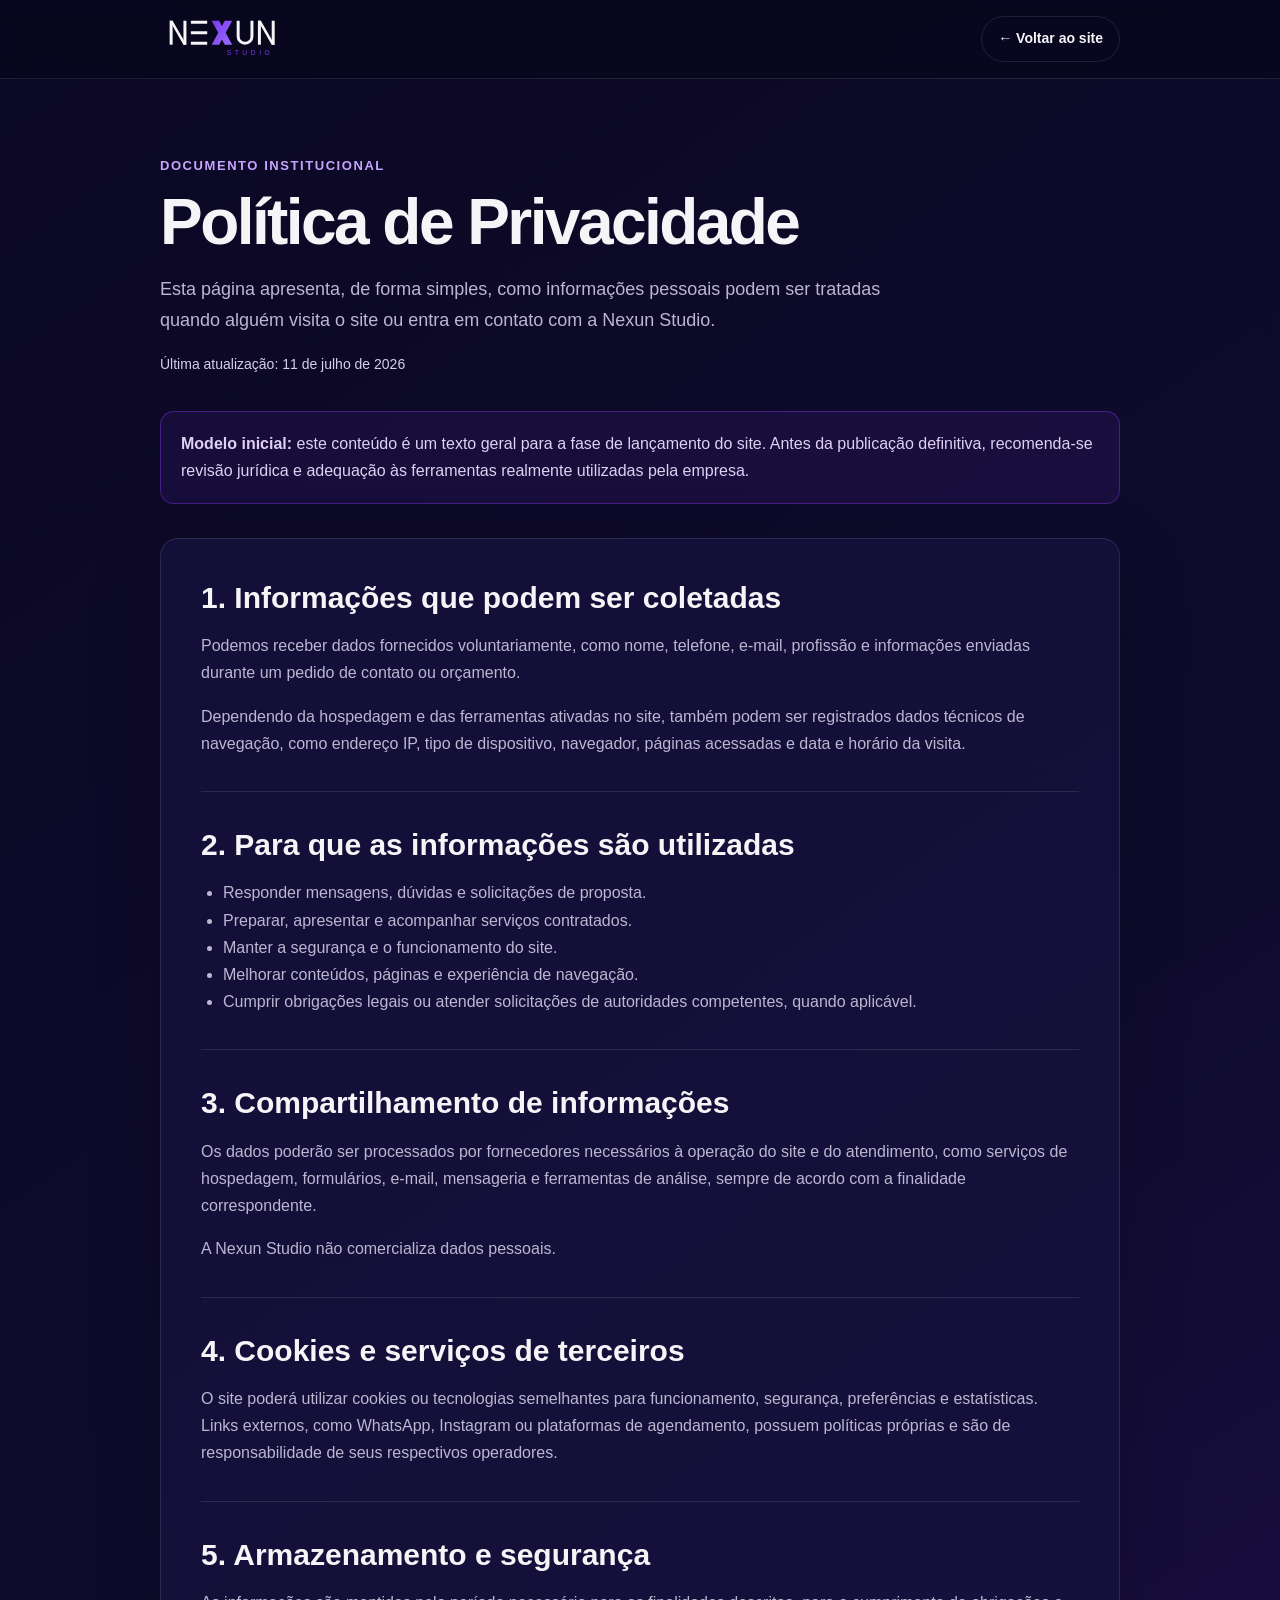
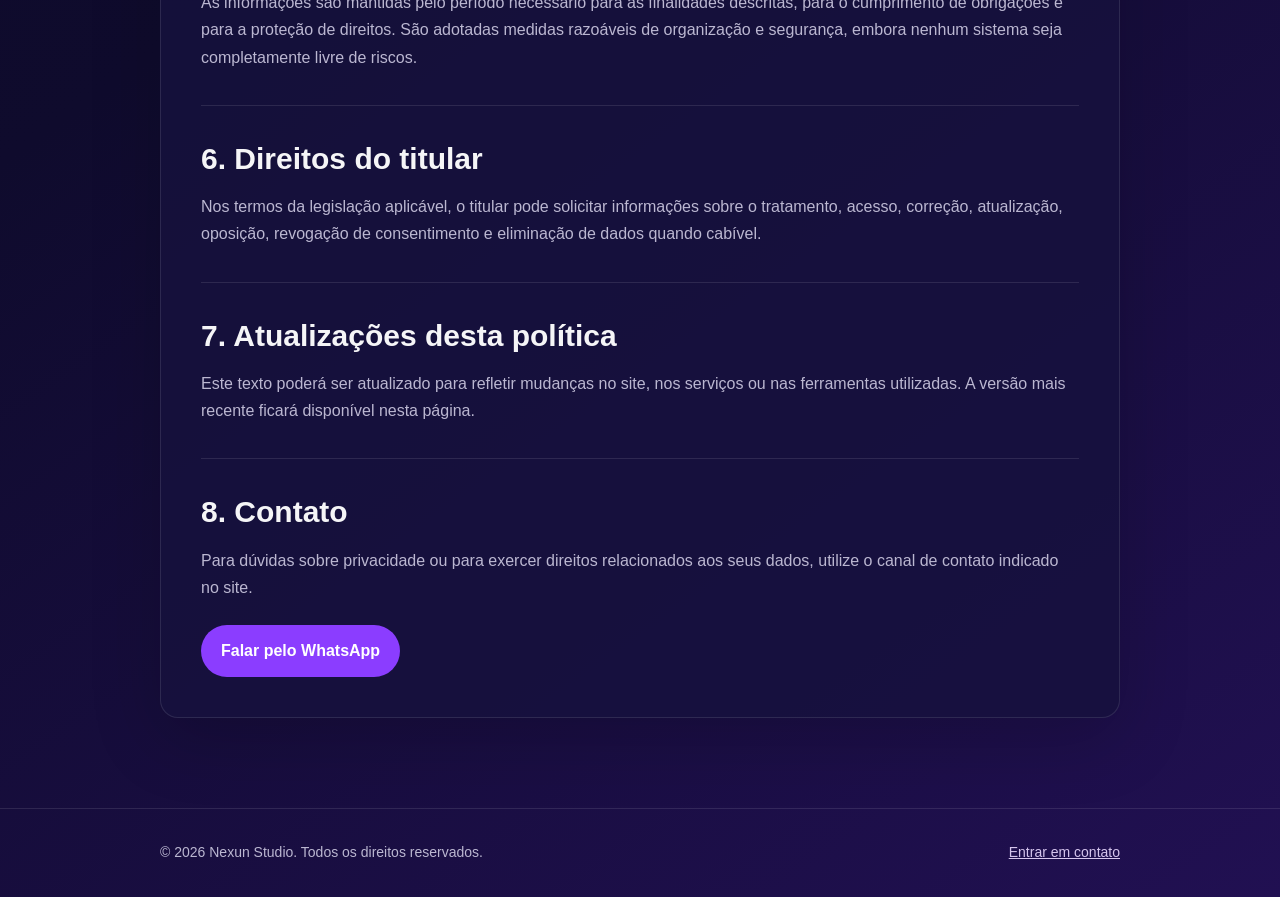
<file: politica-de-privacidade.html>
<!DOCTYPE html>

<html lang="pt-BR">
<head>
<meta charset="utf-8"/>
<meta content="width=device-width, initial-scale=1" name="viewport"/>
<meta content="Nexun Studio" name="author"/>
<meta content="Política de Privacidade do site da Nexun Studio." name="description"/>
<title>Política de Privacidade | Nexun Studio</title>
<link href="assets/img/favicon.svg" rel="shortcut icon"/>
<link href="assets/css/legal.css" rel="stylesheet"/>
</head>
<body>
<header class="legal-header">
<div class="legal-header__inner">
<a aria-label="Voltar ao início da Nexun Studio" class="legal-logo" href="index.html#inicio">
<img alt="Nexun Studio" src="assets/img/logo/04_nexun_studio_compacta.svg"/>
</a>
<a class="legal-back" href="index.html">← Voltar ao site</a>
</div>
</header>
<main class="legal-main">
<span class="legal-eyebrow">Documento institucional</span>
<h1>Política de Privacidade</h1>
<p class="legal-intro">Esta página apresenta, de forma simples, como informações pessoais podem ser tratadas quando alguém visita o site ou entra em contato com a Nexun Studio.</p>
<p class="legal-date">Última atualização: 11 de julho de 2026</p>
<div class="legal-notice"><strong>Modelo inicial:</strong> este conteúdo é um texto geral para a fase de lançamento do site. Antes da publicação definitiva, recomenda-se revisão jurídica e adequação às ferramentas realmente utilizadas pela empresa.</div>
<div class="legal-card">
<section>
<h2>1. Informações que podem ser coletadas</h2>
<p>Podemos receber dados fornecidos voluntariamente, como nome, telefone, e-mail, profissão e informações enviadas durante um pedido de contato ou orçamento.</p>
<p>Dependendo da hospedagem e das ferramentas ativadas no site, também podem ser registrados dados técnicos de navegação, como endereço IP, tipo de dispositivo, navegador, páginas acessadas e data e horário da visita.</p>
</section>
<section>
<h2>2. Para que as informações são utilizadas</h2>
<ul>
<li>Responder mensagens, dúvidas e solicitações de proposta.</li>
<li>Preparar, apresentar e acompanhar serviços contratados.</li>
<li>Manter a segurança e o funcionamento do site.</li>
<li>Melhorar conteúdos, páginas e experiência de navegação.</li>
<li>Cumprir obrigações legais ou atender solicitações de autoridades competentes, quando aplicável.</li>
</ul>
</section>
<section>
<h2>3. Compartilhamento de informações</h2>
<p>Os dados poderão ser processados por fornecedores necessários à operação do site e do atendimento, como serviços de hospedagem, formulários, e-mail, mensageria e ferramentas de análise, sempre de acordo com a finalidade correspondente.</p>
<p>A Nexun Studio não comercializa dados pessoais.</p>
</section>
<section>
<h2>4. Cookies e serviços de terceiros</h2>
<p>O site poderá utilizar cookies ou tecnologias semelhantes para funcionamento, segurança, preferências e estatísticas. Links externos, como WhatsApp, Instagram ou plataformas de agendamento, possuem políticas próprias e são de responsabilidade de seus respectivos operadores.</p>
</section>
<section>
<h2>5. Armazenamento e segurança</h2>
<p>As informações são mantidas pelo período necessário para as finalidades descritas, para o cumprimento de obrigações e para a proteção de direitos. São adotadas medidas razoáveis de organização e segurança, embora nenhum sistema seja completamente livre de riscos.</p>
</section>
<section>
<h2>6. Direitos do titular</h2>
<p>Nos termos da legislação aplicável, o titular pode solicitar informações sobre o tratamento, acesso, correção, atualização, oposição, revogação de consentimento e eliminação de dados quando cabível.</p>
</section>
<section>
<h2>7. Atualizações desta política</h2>
<p>Este texto poderá ser atualizado para refletir mudanças no site, nos serviços ou nas ferramentas utilizadas. A versão mais recente ficará disponível nesta página.</p>
</section>
<section>
<h2>8. Contato</h2>
<p>Para dúvidas sobre privacidade ou para exercer direitos relacionados aos seus dados, utilize o canal de contato indicado no site.</p>
<a class="legal-contact" href="https://wa.me/5511914552672?text=Ol%C3%A1%21%20Gostaria%20de%20saber%20mais%20sobre%20uma%20landing%20page%20para%20minha%20atua%C3%A7%C3%A3o%20na%20%C3%A1rea%20da%20sa%C3%BAde." rel="noopener noreferrer" target="_blank">Falar pelo WhatsApp</a>
</section>
</div>
</main>
<footer class="legal-footer">
<div class="legal-footer__inner">
<span>© 2026 Nexun Studio. Todos os direitos reservados.</span>
<a href="https://wa.me/5511914552672?text=Ol%C3%A1%21%20Gostaria%20de%20saber%20mais%20sobre%20uma%20landing%20page%20para%20minha%20atua%C3%A7%C3%A3o%20na%20%C3%A1rea%20da%20sa%C3%BAde." rel="noopener noreferrer" target="_blank">Entrar em contato</a>
</div>
</footer>
</body>
</html>
</file>
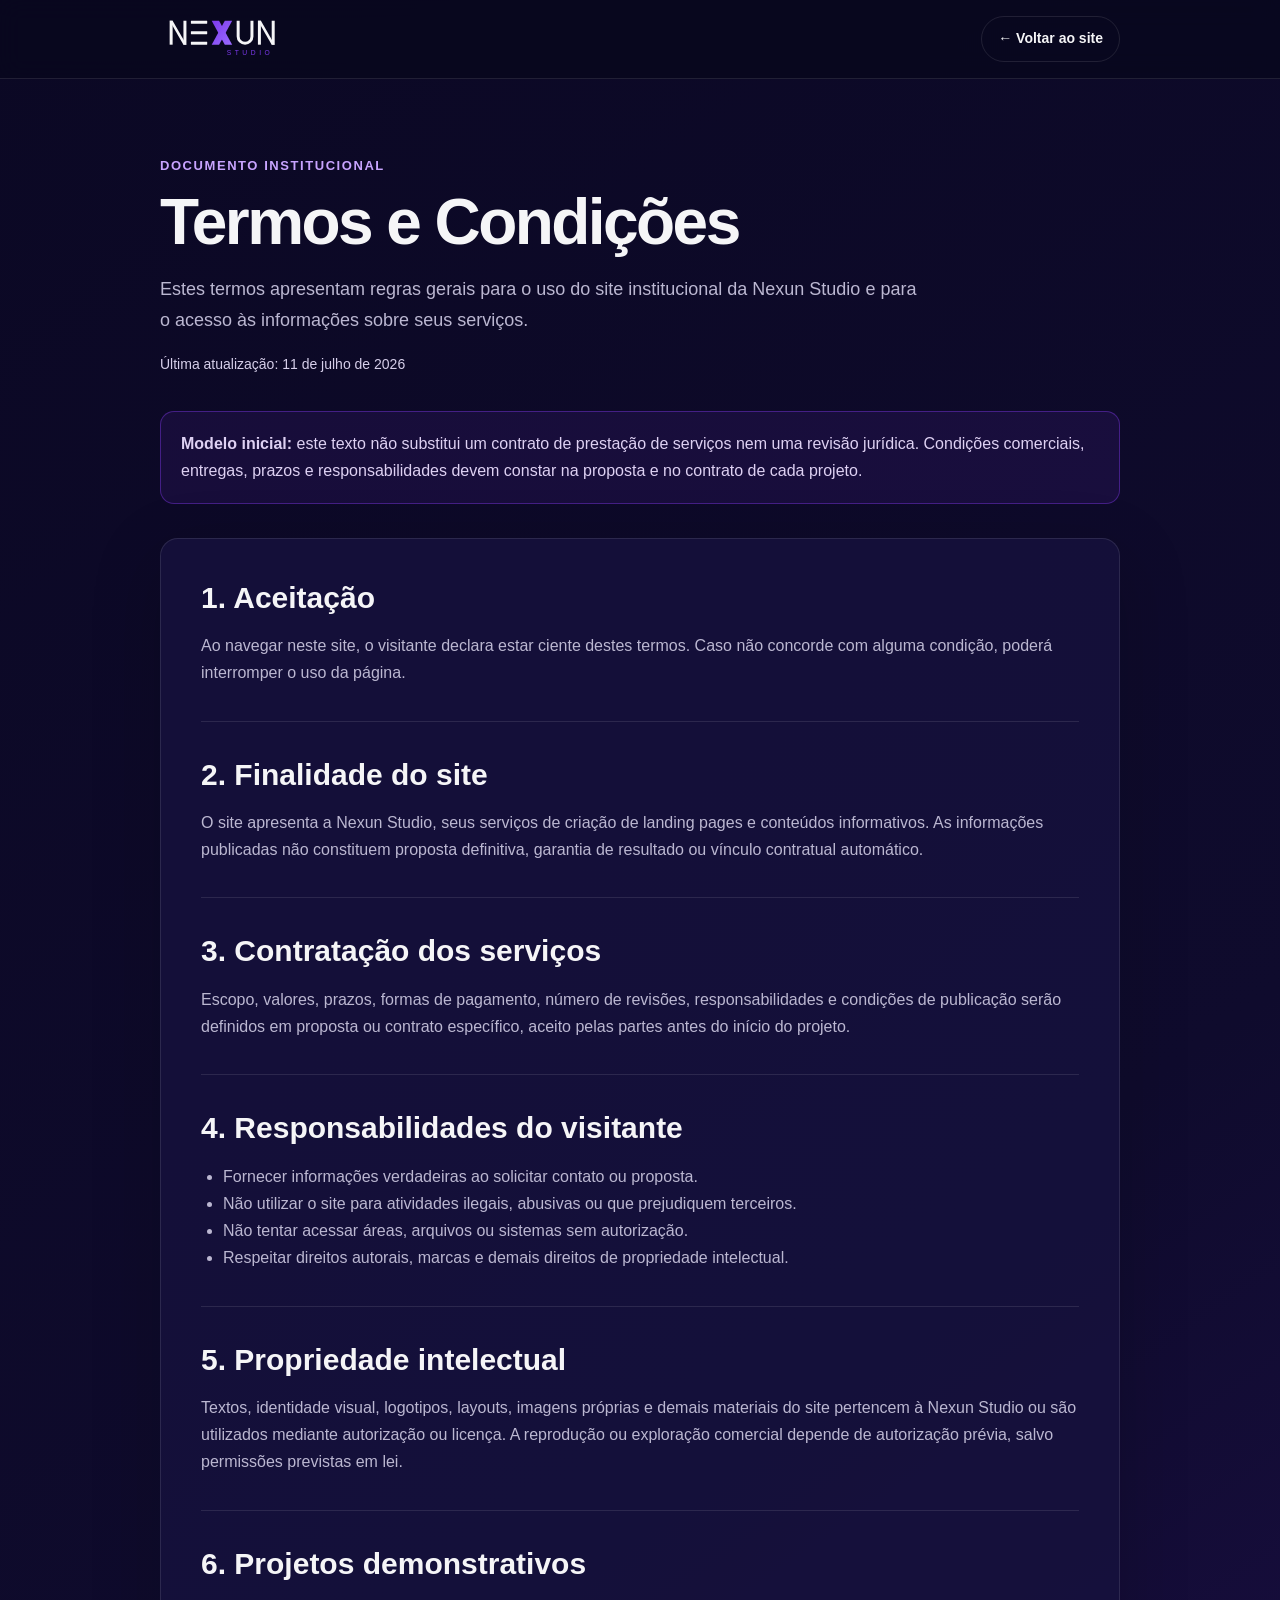
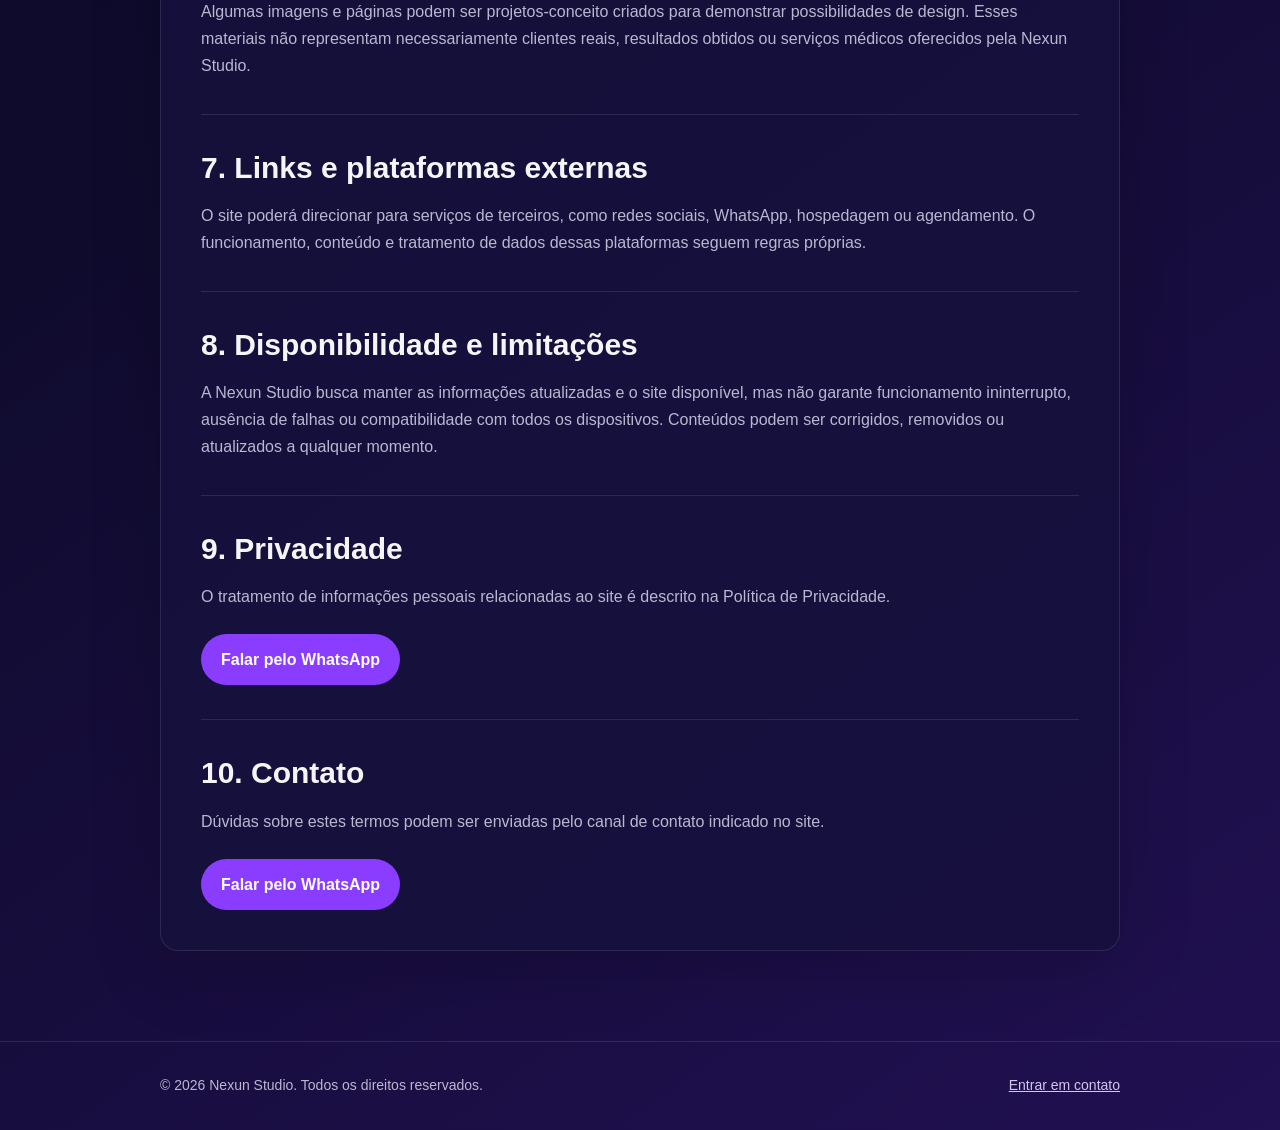
<file: termos-e-condicoes.html>
<!DOCTYPE html>

<html lang="pt-BR">
<head>
<meta charset="utf-8"/>
<meta content="width=device-width, initial-scale=1" name="viewport"/>
<meta content="Nexun Studio" name="author"/>
<meta content="Termos e Condições de uso do site da Nexun Studio." name="description"/>
<title>Termos e Condições | Nexun Studio</title>
<link href="assets/img/favicon.svg" rel="shortcut icon"/>
<link href="assets/css/legal.css" rel="stylesheet"/>
</head>
<body>
<header class="legal-header">
<div class="legal-header__inner">
<a aria-label="Voltar ao início da Nexun Studio" class="legal-logo" href="index.html#inicio">
<img alt="Nexun Studio" src="assets/img/logo/04_nexun_studio_compacta.svg"/>
</a>
<a class="legal-back" href="index.html">← Voltar ao site</a>
</div>
</header>
<main class="legal-main">
<span class="legal-eyebrow">Documento institucional</span>
<h1>Termos e Condições</h1>
<p class="legal-intro">Estes termos apresentam regras gerais para o uso do site institucional da Nexun Studio e para o acesso às informações sobre seus serviços.</p>
<p class="legal-date">Última atualização: 11 de julho de 2026</p>
<div class="legal-notice"><strong>Modelo inicial:</strong> este texto não substitui um contrato de prestação de serviços nem uma revisão jurídica. Condições comerciais, entregas, prazos e responsabilidades devem constar na proposta e no contrato de cada projeto.</div>
<div class="legal-card">
<section>
<h2>1. Aceitação</h2>
<p>Ao navegar neste site, o visitante declara estar ciente destes termos. Caso não concorde com alguma condição, poderá interromper o uso da página.</p>
</section>
<section>
<h2>2. Finalidade do site</h2>
<p>O site apresenta a Nexun Studio, seus serviços de criação de landing pages e conteúdos informativos. As informações publicadas não constituem proposta definitiva, garantia de resultado ou vínculo contratual automático.</p>
</section>
<section>
<h2>3. Contratação dos serviços</h2>
<p>Escopo, valores, prazos, formas de pagamento, número de revisões, responsabilidades e condições de publicação serão definidos em proposta ou contrato específico, aceito pelas partes antes do início do projeto.</p>
</section>
<section>
<h2>4. Responsabilidades do visitante</h2>
<ul>
<li>Fornecer informações verdadeiras ao solicitar contato ou proposta.</li>
<li>Não utilizar o site para atividades ilegais, abusivas ou que prejudiquem terceiros.</li>
<li>Não tentar acessar áreas, arquivos ou sistemas sem autorização.</li>
<li>Respeitar direitos autorais, marcas e demais direitos de propriedade intelectual.</li>
</ul>
</section>
<section>
<h2>5. Propriedade intelectual</h2>
<p>Textos, identidade visual, logotipos, layouts, imagens próprias e demais materiais do site pertencem à Nexun Studio ou são utilizados mediante autorização ou licença. A reprodução ou exploração comercial depende de autorização prévia, salvo permissões previstas em lei.</p>
</section>
<section>
<h2>6. Projetos demonstrativos</h2>
<p>Algumas imagens e páginas podem ser projetos-conceito criados para demonstrar possibilidades de design. Esses materiais não representam necessariamente clientes reais, resultados obtidos ou serviços médicos oferecidos pela Nexun Studio.</p>
</section>
<section>
<h2>7. Links e plataformas externas</h2>
<p>O site poderá direcionar para serviços de terceiros, como redes sociais, WhatsApp, hospedagem ou agendamento. O funcionamento, conteúdo e tratamento de dados dessas plataformas seguem regras próprias.</p>
</section>
<section>
<h2>8. Disponibilidade e limitações</h2>
<p>A Nexun Studio busca manter as informações atualizadas e o site disponível, mas não garante funcionamento ininterrupto, ausência de falhas ou compatibilidade com todos os dispositivos. Conteúdos podem ser corrigidos, removidos ou atualizados a qualquer momento.</p>
</section>
<section>
<h2>9. Privacidade</h2>
<p>O tratamento de informações pessoais relacionadas ao site é descrito na Política de Privacidade.</p>
<a class="legal-contact" href="https://wa.me/5511914552672?text=Ol%C3%A1%21%20Gostaria%20de%20saber%20mais%20sobre%20uma%20landing%20page%20para%20minha%20atua%C3%A7%C3%A3o%20na%20%C3%A1rea%20da%20sa%C3%BAde." rel="noopener noreferrer" target="_blank">Falar pelo WhatsApp</a>
</section>
<section>
<h2>10. Contato</h2>
<p>Dúvidas sobre estes termos podem ser enviadas pelo canal de contato indicado no site.</p>
<a class="legal-contact" href="https://wa.me/5511914552672?text=Ol%C3%A1%21%20Gostaria%20de%20saber%20mais%20sobre%20uma%20landing%20page%20para%20minha%20atua%C3%A7%C3%A3o%20na%20%C3%A1rea%20da%20sa%C3%BAde." rel="noopener noreferrer" target="_blank">Falar pelo WhatsApp</a>
</section>
</div>
</main>
<footer class="legal-footer">
<div class="legal-footer__inner">
<span>© 2026 Nexun Studio. Todos os direitos reservados.</span>
<a href="https://wa.me/5511914552672?text=Ol%C3%A1%21%20Gostaria%20de%20saber%20mais%20sobre%20uma%20landing%20page%20para%20minha%20atua%C3%A7%C3%A3o%20na%20%C3%A1rea%20da%20sa%C3%BAde." rel="noopener noreferrer" target="_blank">Entrar em contato</a>
</div>
</footer>
</body>
</html>
</file>
<file: assets/css/nice-select.css>
.nice-select {
    -webkit-tap-highlight-color: transparent;
    background-color: #fff;
    border-radius: 5px;
    border: 1px solid #CCCCCC;
    box-sizing: border-box;
    clear: both;
    cursor: pointer;
    display: block;
    float: left;
    color: #6E6E6E;
    font-family: "Plus Jakarta Sans", system-ui;
    font-size: 16px;
    font-style: normal;
    font-weight: 400;
    line-height: 26.08px;
    height: 57px;
    line-height: 40px;
    outline: none;
    padding: 8px 10px;
    position: relative;
    text-align: left !important;
    -webkit-transition: all 0.2s ease-in-out;
    transition: all 0.2s ease-in-out;
    -webkit-user-select: none;
    -moz-user-select: none;
    -ms-user-select: none;
    user-select: none;
    white-space: nowrap;
    width: auto;
}

.nice-select:hover {
    border-color: #6E6E6E;
}

.nice-select:active,
.nice-select.open,
.nice-select:focus {
    border-color: #6E6E6E;
}

.nice-select:after {
    border-bottom: 2px solid #6E6E6E;
    border-right: 2px solid #6E6E6E;
    content: '';
    display: block;
    height: 5px;
    margin-top: -4px;
    pointer-events: none;
    position: absolute;
    right: 12px;
    top: 50%;
    -webkit-transform-origin: 66% 66%;
    -ms-transform-origin: 66% 66%;
    transform-origin: 66% 66%;
    -webkit-transform: rotate(45deg);
    -ms-transform: rotate(45deg);
    transform: rotate(45deg);
    -webkit-transition: all 0.15s ease-in-out;
    transition: all 0.15s ease-in-out;
    width: 5px;
}

.nice-select.open:after {
    -webkit-transform: rotate(-135deg);
    -ms-transform: rotate(-135deg);
    transform: rotate(-135deg);
}

.nice-select.open .list {
    opacity: 1;
    pointer-events: auto;
    -webkit-transform: scale(1) translateY(0);
    -ms-transform: scale(1) translateY(0);
    transform: scale(1) translateY(0);
}

.nice-select.disabled {
    border-color: #6E6E6E;
    color: #6E6E6E;
    pointer-events: none;
}

.nice-select.disabled:after {
    border-color: #6E6E6E;
}

.nice-select.wide {
    width: 100%;
}

.nice-select.wide .list {
    left: 0 !important;
    right: 0 !important;
}

.nice-select.right {
    float: right;
}

.nice-select.right .list {
    left: auto;
    right: 0;
}

.nice-select.small {
    font-size: 12px;
    height: 36px;
    line-height: 34px;
}

.nice-select.small:after {
    height: 4px;
    width: 4px;
}

.nice-select.small .option {
    line-height: 34px;
    min-height: 34px;
}

.nice-select .list {
    background-color: #fff;
    border-radius: 5px;
    box-shadow: 0 0 0 1px rgba(68, 68, 68, 0.11);
    box-sizing: border-box;
    margin-top: 4px;
    opacity: 0;
    overflow: hidden;
    padding: 0;
    pointer-events: none;
    position: absolute;
    top: 100%;
    left: 0;
    -webkit-transform-origin: 50% 0;
    -ms-transform-origin: 50% 0;
    transform-origin: 50% 0;
    -webkit-transform: scale(0.75) translateY(-21px);
    -ms-transform: scale(0.75) translateY(-21px);
    transform: scale(0.75) translateY(-21px);
    -webkit-transition: all 0.2s cubic-bezier(0.5, 0, 0, 1.25), opacity 0.15s ease-out;
    transition: all 0.2s cubic-bezier(0.5, 0, 0, 1.25), opacity 0.15s ease-out;
    z-index: 9;
}

.nice-select .list:hover .option:not(:hover) {
    background-color: transparent !important;
}

.nice-select .option {
    cursor: pointer;
    font-weight: 400;
    line-height: 40px;
    list-style: none;
    min-height: 40px;
    outline: none;
    padding-left: 18px;
    padding-right: 29px;
    text-align: left;
    -webkit-transition: all 0.2s;
    transition: all 0.2s;
}

.nice-select .option:hover,
.nice-select .option.focus,
.nice-select .option.selected.focus {
    background-color: #f6f6f6;
}

.nice-select .option.selected {
    font-weight: bold;
}

.nice-select .option.disabled {
    background-color: transparent;
    color: #999;
    cursor: default;
}

.no-csspointerevents .nice-select .list {
    display: none;
}

.no-csspointerevents .nice-select.open .list {
    display: block;
}
</file>
<file: assets/css/main.css>
@charset "UTF-8";
/*======================================================================================
Theme Name: Nexun Studio 
Author: Nexun Studio
Author URI: https://instagram.com/nexun.studio
Description: Nexun Studio — landing pages para profissionais da saúde
Service Html Template 
Version: 1.0.0
=======================================================================================*/

/*======================================================================================
  >> TABLE OF CONTENTS <<
========================================================================================
01. Mixins & Variables
02. Base
03. Components
04. Layouts
05. Sections
======================================================================================*/

/*---------------------------------------
01. Mixins & Variables
---------------------------------------*/

@import url("https://fonts.googleapis.com/css2?family=Inter:ital,opsz,wght@0,14..32,100..900;1,14..32,100..900&display=swap");
@import url("https://fonts.googleapis.com/css2?family=Public+Sans:ital,wght@0,100..900;1,100..900&display=swap");
:root {
    --body: #060129;
    --black: #000;
    --white: #fff;
    --theme: #8339ff;
    --theme2: #8339ff;
    --theme3: #8339ff;
    --theme4: #F72;
    --theme5: #F6D258;
    --theme6: #A9E1FF;
    --header: #fff;
    --header2: #290F1C;
    --header3: #1F2937;
    --header4: #000;
    --text: #9692b2;
    --border: #FCFCFC;
    --bg: #18133b;
    --bg2: #0F172A;
    --bg3: #F7F2F5;
    --bg4: #E6F8FB;
    --bg5: #FBF9EF;
    --bg6: #F5EFDC;
    --box-shadow: 0px 1px 14px 0px rgba(0, 0, 0, 0.13);
}

/*---------------------------------------
02. Base
---------------------------------------*/

/* --------------------------------------------
    Template Default Fonts & Fonts Styles
 ---------------------------------------------- */

body {
    font-family: "Public Sans", sans-serif;
    font-size: 16px;
    font-weight: 400;
    line-height: 28px;
    color: var(--text);
    background-color: var(--body);
    padding: 0;
    margin: 0;
    overflow-x: hidden;
}

@media (max-width: 575px) {
    body {
        font-size: 14px;
    }
}

ul {
    padding: 0;
    margin: 0;
    list-style: none;
}

button {
    border: none;
    background-color: transparent;
    padding: 0;
}

input:focus {
    color: var(--white);
    outline: none;
}

input {
    color: var(--white);
}

h1,
h2,
h3,
h4,
h5,
h6 {
    font-family: "Inter", sans-serif;
    margin: 0px;
    padding: 0;
    color: var(--header);
    transition: all 0.4s ease-in-out;
}

h1 {
    font-size: 72px;
    font-weight: 500;
    line-height: 100%;
    letter-spacing: -2px;
}

@media (max-width: 1399px) {
    h1 {
        font-size: 60px;
    }
}

@media (max-width: 1199px) {
    h1 {
        font-size: 55px;
    }
}

@media (max-width: 991px) {
    h1 {
        font-size: 60px;
        line-height: 130% !important;
    }
}

@media (max-width: 767px) {
    h1 {
        font-size: 55px;
    }
}

@media (max-width: 575px) {
    h1 {
        font-size: 44px;
    }
}

@media (max-width: 470px) {
    h1 {
        font-size: 34px;
    }
}

h2 {
    font-size: 48px;
    font-weight: 500;
    line-height: 120%;
}

@media (max-width: 1399px) {
    h2 {
        font-size: 44px;
    }
}

@media (max-width: 1199px) {
    h2 {
        font-size: 40px;
    }
}

@media (max-width: 991px) {
    h2 {
        font-size: 36px;
    }
}

@media (max-width: 767px) {
    h2 {
        font-size: 40px;
    }
}

@media (max-width: 575px) {
    h2 {
        font-size: 36px;
    }
}

@media (max-width: 470px) {
    h2 {
        font-size: 32px;
    }
}

h3 {
    font-size: 24px;
    font-weight: 500;
    line-height: 133.333%;
}

@media (max-width: 575px) {
    h3 {
        font-size: 22px;
    }
}

h4 {
    font-size: 18px;
    font-weight: 400;
}

h5 {
    font-size: 18px;
    font-weight: 700;
}

h6 {
    font-size: 16px;
    font-weight: 700;
}

a {
    text-decoration: none;
    outline: none !important;
    cursor: pointer;
    color: var(--header);
    transition: all 0.4s ease-in-out;
}

p {
    margin: 0px;
    transition: all 0.4s ease-in-out;
}

span {
    margin: 0px;
}

.theme-btn {
    display: inline-flex;
    align-items: center;
    justify-content: center;
    font-size: 16px;
    line-height: 1;
    color: var(--white);
    background-color: var(--theme);
    padding: 5.5px;
    border-radius: 50px;
    position: relative;
    z-index: 1;
    font-weight: 600;
    text-transform: capitalize;
}

.theme-btn .btn_inner {
    position: relative;
    z-index: 1;
    padding: 15px 30px 15px 60px;
    width: 100%;
    text-align: center;
}

.theme-btn .btn_inner::before {
    content: "";
    position: absolute;
    z-index: 0;
    top: 0;
    inset-inline-start: 0;
    width: 45px;
    height: 100%;
    background-color: var(--header);
    border-radius: 50px;
    transition: all 0.3s ease-in-out 0s;
}

.theme-btn .btn_inner .btn_icon {
    display: inline-flex;
    align-items: center;
    justify-content: center;
    position: absolute;
    inset-inline-start: 0;
    top: 0;
    min-width: 45px;
    height: 100%;
    z-index: 2;
    font-size: 16px;
    line-height: 1;
    color: var(--white);
}

.theme-btn .btn_inner .btn_icon>span {
    overflow: hidden;
    position: relative;
    display: inline-flex;
}

.theme-btn .btn_inner .btn_icon>span i:first-child,
.theme-btn .btn_inner .btn_icon>span i:last-child {
    transition: transform 0.4s ease-in-out 0s;
}

.theme-btn .btn_inner .btn_icon>span i:last-child {
    position: absolute;
    transform: translateX(-150%);
}

.theme-btn .btn_inner .btn_text {
    display: inline-flex;
    overflow: hidden;
    color: var(--white);
    text-shadow: 0 23px 0 currentColor;
    white-space: nowrap;
}

.theme-btn .btn_inner .btn_text>span {
    display: flex;
    align-items: center;
    backface-visibility: hidden;
    transform: translateY(0);
    transition: 0.5s;
}

.theme-btn:hover .btn_inner::before {
    width: 100%;
}

.theme-btn:hover .btn_inner .btn_icon i:first-child {
    transform: translateX(150%);
}

.theme-btn:hover .btn_inner .btn_icon i:last-child {
    transform: translateX(0);
}

.theme-btn:hover .btn_inner .btn_text {
    color: var(--white);
}

.theme-btn:hover .btn_inner .btn_text>span {
    transform: translateY(-24px);
}

.gt-theme-btn-main {
    display: inline-flex;
    align-items: center;
    gap: 0;
    position: relative;
    transition: all 0.4s ease;
    text-transform: capitalize;
}

.gt-theme-btn-main.style-2 {
    background-color: var(--theme3);
    border-radius: 70px;
    padding: 7px 30px;
    padding-right: 7px;
}

.gt-theme-btn-main.style-2 .gt-theme-btn-arrow-left,
.gt-theme-btn-main.style-2 .gt-theme-btn-arrow-right {
    width: 43px;
    height: 43px;
    background: var(--header3);
    color: var(--white);
}

.gt-theme-btn-main.style-2 .gt-theme-btn {
    background-color: transparent;
    padding: 0;
    margin-right: 17px;
    font-weight: 600;
}

.gt-theme-btn-main.style-2:hover {
    padding-right: 30px;
    padding-left: 9px;
}

.gt-theme-btn-main.style-2:hover .gt-theme-btn {
    background-color: transparent;
}

.gt-theme-btn-main.style-2:hover .gt-theme-btn-arrow-left {
    left: 5px;
}

.gt-theme-btn-main.style-4 .gt-theme-btn {
    background-color: var(--theme4);
    color: var(--white);
}

.gt-theme-btn-main.style-4 .gt-theme-btn-arrow-left,
.gt-theme-btn-main.style-4 .gt-theme-btn-arrow-right {
    background-color: var(--theme4);
    color: var(--white);
}

.gt-theme-btn-main.style-4:hover .gt-theme-btn {
    background-color: var(--header4);
    color: var(--white);
}

.gt-theme-btn-main.style-4:hover .gt-theme-btn-arrow-left,
.gt-theme-btn-main.style-4:hover .gt-theme-btn-arrow-right {
    background-color: var(--header4);
    color: var(--white);
}

.gt-theme-btn-main.style-5 .gt-theme-btn {
    background-color: var(--theme5);
    color: var(--header4);
}

.gt-theme-btn-main.style-5 .gt-theme-btn-arrow-left,
.gt-theme-btn-main.style-5 .gt-theme-btn-arrow-right {
    background-color: var(--theme5);
    color: var(--header4);
}

.gt-theme-btn-main.style-5:hover .gt-theme-btn {
    color: var(--white);
}

.gt-theme-btn-main.style-5:hover .gt-theme-btn-arrow-left,
.gt-theme-btn-main.style-5:hover .gt-theme-btn-arrow-right {
    color: var(--white);
}

.gt-theme-btn-main:hover .gt-theme-btn-arrow-left {
    scale: 1;
}

.gt-theme-btn-main:hover .gt-theme-btn-arrow-right {
    scale: 0;
}

.gt-theme-btn-main:hover .gt-theme-btn {
    transform: translateX(56px);
}

.gt-theme-btn-main .gt-theme-btn-arrow-left,
.gt-theme-btn-main .gt-theme-btn-arrow-right {
    width: 53px;
    height: 53px;
    display: inline-flex;
    align-items: center;
    justify-content: center;
    background: var(--theme2);
    color: var(--white);
    border-radius: 50%;
    transition: 0.4s;
    text-align: center;
}

@media (max-width: 575px) {
    .gt-theme-btn-main .gt-theme-btn-arrow-left,
    .gt-theme-btn-main .gt-theme-btn-arrow-right {
        width: 48px;
        height: 48px;
    }
}

.gt-theme-btn-main .gt-theme-btn-arrow-left {
    scale: 0;
    position: absolute;
    left: 3px;
}

.gt-theme-btn-main .gt-theme-btn {
    background: var(--theme2);
    color: var(--white);
    font-weight: 600;
    font-size: 16px;
    padding: 13px 30px;
    display: inline-flex;
    font-family: "Inter", sans-serif;
    align-items: center;
    gap: 30px;
    border-radius: 40px;
    transition: 0.4s;
}

@media (max-width: 575px) {
    .gt-theme-btn-main .gt-theme-btn {
        font-size: 14px;
        padding: 10px 25px;
    }
}

.gt-theme-btn-main:hover .gt-theme-btn {
    background-color: var(--bg);
}

.gt-theme-btn-main:hover .gt-theme-btn-arrow-left,
.gt-theme-btn-main:hover .gt-theme-btn-arrow-right {
    background-color: var(--bg);
}

.link-btn {
    display: inline-block;
    color: var(--header);
    font-size: 16px;
    font-weight: 600;
    transition: all 0.4s ease-in-out;
    text-transform: capitalize;
}

.link-btn i {
    margin-right: 5px;
}

.link-btn:hover {
    color: var(--theme);
}

@keyframes slideRight {
    49% {
        -webkit-transform: translateX(100%);
        transform: translateX(100%);
    }
    50% {
        opacity: 0;
        -webkit-transform: translateX(-100%);
        transform: translateX(-100%);
    }
    51% {
        opacity: 1;
    }
}

@keyframes slideUp {
    49% {
        -webkit-transform: translateY(-100%);
        transform: translateY(-100%);
    }
    50% {
        opacity: 0;
        -webkit-transform: translateY(100%);
        transform: translateY(100%);
    }
    51% {
        opacity: 1;
    }
}

/*---------------------------------------
03. Components
---------------------------------------*/

.mean-container a.meanmenu-reveal {
    display: none;
}

.mean-container .mean-nav {
    background: none;
    margin-top: 0;
}

.mean-container .mean-bar {
    padding: 0;
    min-height: auto;
    background: none;
    background: none;
}

.mean-container .mean-nav>ul {
    padding: 0;
    margin: 0;
    width: 100%;
    list-style-type: none;
    display: block !important;
}

.mean-container a.meanmenu-reveal {
    display: none !important;
}

.mean-container .mean-nav ul li a {
    width: 100%;
    padding: 10px 0;
    color: var(--header);
    font-size: 16px;
    line-height: 2;
    font-weight: 500;
    text-transform: capitalize;
    border-bottom: 1px solid rgba(255, 255, 255, 0.08) !important;
    border: none;
    font-family: "Inter", sans-serif;
}

.mean-container .mean-nav ul li a:hover {
    color: var(--theme);
}

.mean-container .mean-nav ul li a:last-child {
    border-bottom: 0;
}

.mean-container .mean-nav ul li a:hover {
    color: var(--theme);
}

.mean-container .mean-nav ul li a.mean-expand {
    margin-top: 5px;
    padding: 0 !important;
}

.mean-container .mean-nav ul li>a>i {
    display: none;
}

.mean-container .mean-nav ul li>a.mean-expand i {
    display: inline-block;
    font-size: 18px;
}

.mean-container .mean-nav>ul>li:first-child>a {
    border-top: 0;
}

.mean-container .mean-nav ul li a.mean-expand.mean-clicked i {
    transition: all 0.4s ease-in-out;
}

.mean-container .mean-nav ul li .mega-menu li a {
    height: 200px;
    width: 100%;
    padding: 0;
    border-top: 0;
    margin-bottom: 20px;
}

.mobile-menus.style-2 .mean-nav ul li a {
    font-size: 18px !important;
    font-weight: 600 !important;
    font-family: "Public Sans", sans-serif !important;
}

@media (max-width: 767px) {
    .mobile-menus.style-2 .mean-nav ul li a {
        font-size: 18px !important;
    }
}

.mobile-menus .mean-nav ul li a {
    font-size: 30px !important;
    font-weight: 600 !important;
    font-family: "Public Sans", sans-serif !important;
}

@media (max-width: 767px) {
    .mobile-menus .mean-nav ul li a {
        font-size: 18px !important;
    }
}

.mobile-menus .mean-container .mean-nav ul li li a {
    font-size: 16px !important;
}

.mobile-menus .mean-nav {
    max-width: 530px;
}

@media (max-width: 1199px) {
    .mobile-menus .mean-nav {
        max-width: initial;
    }
}

.back-to-top {
    border-radius: 50% !important;
    background-color: var(--theme);
    width: 50px;
    height: 50px;
    line-height: 50px;
    color: var(--white);
    font-size: 18px;
    position: fixed;
    display: inline-block;
    z-index: 999;
    right: 30px;
    bottom: 30px;
    transition: all 0.4s ease-in-out;
    opacity: 0;
    visibility: hidden;
    transform: translateY(20px);
}

.back-to-top:hover {
    background-color: var(--header);
    color: var(--white);
}

.back-to-top.show {
    opacity: 1;
    visibility: visible;
    transform: translate(0);
}

.back-to-top.color-2 {
    background-color: var(--theme2);
    color: var(--white);
}

.back-to-top.color-2:hover {
    background-color: var(--header);
}

.back-to-top.color-3 {
    background-color: var(--theme3);
    color: var(--white);
}

.back-to-top.color-3:hover {
    background-color: var(--header);
}

.back-to-top.color-4 {
    background-color: var(--theme4);
    color: var(--white);
}

.back-to-top.color-4:hover {
    background-color: var(--header);
}

.back-to-top.color-5 {
    background-color: var(--theme5);
    color: var(--black);
}

.back-to-top.color-5:hover {
    background-color: var(--header);
    color: var(--white);
}

.cursor-outer {
    margin-inline-start: -12px;
    margin-top: -12px;
    width: 30px;
    height: 30px;
    border: 1px solid var(--theme);
    background-color: var(--theme);
    box-sizing: border-box;
    z-index: 10000000;
    opacity: 0.34;
    transition: all 0.4s ease-out 0s;
}

.cursor-outer.color-2 {
    border: 1px solid var(--theme2);
    background-color: var(--theme2);
}

.cursor-outer.color-3 {
    border: 1px solid var(--theme3);
    background-color: var(--theme3);
}

.cursor-outer.color-4 {
    border: 1px solid var(--theme4);
    background-color: var(--theme4);
}

.cursor-outer.color-5 {
    border: 1px solid var(--theme5);
    background-color: var(--theme5);
}

.cursor-outer.cursor-hover {
    opacity: 0.14;
}

.cursor-outer.cursor-big {
    opacity: 0;
}

.mouseCursor {
    position: fixed;
    top: 0;
    inset-inline-start: 0;
    inset-inline-end: 0;
    bottom: 0;
    pointer-events: none;
    border-radius: 50%;
    transform: translateZ(0);
    visibility: hidden;
    text-align: center;
}

.mouseCursor.cursor-big {
    width: 20px;
    height: 20px;
    margin-inline-start: -12px;
    margin-top: -12px;
}

.cursor-inner {
    margin-inline-start: -3px;
    margin-top: -3px;
    width: 10px;
    height: 10px;
    z-index: 10000001;
    background-color: var(--theme);
    opacity: 1;
    transition: all 0.24s ease-out 0s;
}

.cursor-inner.color-2 {
    background-color: var(--theme2);
}

.cursor-inner.color-3 {
    background-color: var(--theme3);
}

.cursor-inner.color-4 {
    background-color: var(--theme4);
}

.cursor-inner.color-5 {
    background-color: var(--theme5);
}

.cursor-inner span {
    color: var(--white);
    line-height: 60px;
    opacity: 0;
    text-transform: uppercase;
    letter-spacing: 1px;
    font-size: 12px;
}

.cursor-inner.cursor-big span {
    opacity: 1;
}

.cursor-inner.cursor-hover {
    margin-inline-start: -10px;
    margin-top: -10px;
    width: 30px;
    height: 30px;
    background-color: var(--theme);
    /* $theme-color */
    border: 1px solid #686363;
    opacity: 0;
}

.search-popup {
    position: fixed;
    width: 100%;
    height: 100%;
    top: 0;
    left: 0;
    z-index: -2;
    -webkit-transition: all 1s ease;
    -khtml-transition: all 1s ease;
    -moz-transition: all 1s ease;
    -ms-transition: all 1s ease;
    -o-transition: all 1s ease;
    transition: all 1s ease;
}

.search-popup__overlay {
    position: fixed;
    width: 224vw;
    height: 224vw;
    top: calc(90px - 112vw);
    right: calc(50% - 112vw);
    z-index: 3;
    display: block;
    -webkit-border-radius: 50%;
    -khtml-border-radius: 50%;
    -moz-border-radius: 50%;
    -ms-border-radius: 50%;
    -o-border-radius: 50%;
    border-radius: 50%;
    -webkit-transform: scale(0);
    -khtml-transform: scale(0);
    -moz-transform: scale(0);
    -ms-transform: scale(0);
    -o-transform: scale(0);
    transform: scale(0);
    -webkit-transform-origin: center;
    transform-origin: center;
    -webkit-transition: transform 0.8s ease-in-out;
    -khtml-transition: transform 0.8s ease-in-out;
    -moz-transition: transform 0.8s ease-in-out;
    -ms-transition: transform 0.8s ease-in-out;
    -o-transition: transform 0.8s ease-in-out;
    transition: transform 0.8s ease-in-out;
    transition-delay: 0s;
    transition-delay: 0.3s;
    -webkit-transition-delay: 0.3s;
    background-color: #000000;
    opacity: 0.7;
    cursor: url(../../assets/img/close.png), auto;
}

@media (max-width: 767px) {
    .search-popup__overlay {
        position: absolute;
        top: 0;
        left: 0;
        right: 0;
        bottom: 0;
        transform: none;
        width: 100%;
        height: 100%;
        border-radius: 0;
        transform: translateY(-110%);
    }
}

.search-popup__content {
    position: fixed;
    width: 0;
    max-width: 560px;
    padding: 30px 15px;
    left: 50%;
    top: 50%;
    opacity: 0;
    z-index: 3;
    -webkit-transform: translate(-50%, -50%);
    -khtml-transform: translate(-50%, -50%);
    -moz-transform: translate(-50%, -50%);
    -ms-transform: translate(-50%, -50%);
    -o-transform: translate(-50%, -50%);
    transform: translate(-50%, -50%);
    -webkit-transition: opacity 0.5s 0s, width 0.8s 0.8s cubic-bezier(0.225, 0.01, 0.475, 1.01), transform 0.2s 0s;
    -khtml-transition: opacity 0.5s 0s, width 0.8s 0.8s cubic-bezier(0.225, 0.01, 0.475, 1.01), transform 0.2s 0s;
    -moz-transition: opacity 0.5s 0s, width 0.8s 0.8s cubic-bezier(0.225, 0.01, 0.475, 1.01), transform 0.2s 0s;
    -ms-transition: opacity 0.5s 0s, width 0.8s 0.8s cubic-bezier(0.225, 0.01, 0.475, 1.01), transform 0.2s 0s;
    -o-transition: opacity 0.5s 0s, width 0.8s 0.8s cubic-bezier(0.225, 0.01, 0.475, 1.01), transform 0.2s 0s;
    transition: opacity 0.5s 0s, width 0.8s 0.8s cubic-bezier(0.225, 0.01, 0.475, 1.01), transform 0.2s 0s;
    transition-delay: 0s, 0.8s, 0s;
    transition-delay: 0s, 0.4s, 0s;
    transition-delay: 0.2s;
    -webkit-transition-delay: 0.2s;
}

.search-popup__content.style-2 .search-popup__form .search-btn {
    color: var(--white);
    background-color: var(--theme2);
    transition: all 0.4s ease-in-out;
}

.search-popup__content.style-2 .search-popup__form .search-btn:hover {
    background-color: var(--header);
}

.search-popup__form {
    position: relative;
}

.search-popup__form input[type=search],
.search-popup__form input[type=text] {
    width: 100%;
    height: 66px;
    border: none;
    outline: none;
    padding-left: 20px;
    background-color: var(--white);
    font-size: 16px;
    font-weight: 400;
    color: var(--text);
    transition: all 500ms ease;
}

.search-popup__form input[type=search]:focus,
.search-popup__form input[type=text]:focus {
    color: var(--header);
}

.search-popup__form .search-btn {
    padding: 0;
    width: 66px;
    height: 66px;
    display: flex;
    justify-content: center;
    align-items: center;
    position: absolute;
    top: 0;
    right: -1px;
    border-radius: 0;
    font-size: 20px;
    color: var(--white);
    background-color: var(--theme);
    transition: all 0.4s ease-in-out;
}

.search-popup__form .search-btn:hover {
    background-color: var(--header);
}

.search-popup__form .eolexi-btn svg {
    width: 1em;
    height: 1em;
    fill: currentColor;
}

.search-popup.active {
    z-index: 999999;
}

.search-popup.active .search-popup__overlay {
    top: auto;
    bottom: calc(90px - 112vw);
    -webkit-transform: scale(1);
    -khtml-transform: scale(1);
    -moz-transform: scale(1);
    -ms-transform: scale(1);
    -o-transform: scale(1);
    transform: scale(1);
    transition-delay: 0s;
    -webkit-transition-delay: 0s;
    opacity: 0.7;
    -webkit-transition: transform 1.6s cubic-bezier(0.4, 0, 0, 1);
    -khtml-transition: transform 1.6s cubic-bezier(0.4, 0, 0, 1);
    -moz-transition: transform 1.6s cubic-bezier(0.4, 0, 0, 1);
    -ms-transition: transform 1.6s cubic-bezier(0.4, 0, 0, 1);
    -o-transition: transform 1.6s cubic-bezier(0.4, 0, 0, 1);
    transition: transform 1.6s cubic-bezier(0.4, 0, 0, 1);
}

@media (max-width: 767px) {
    .search-popup.active .search-popup__overlay {
        position: absolute;
        top: 0;
        left: 0;
        right: 0;
        bottom: 0;
        transform: none;
        width: 100%;
        height: 100%;
        border-radius: 0;
        transform: translateY(0%);
    }
}

.search-popup.active .search-popup__content {
    width: 100%;
    opacity: 1;
    transition-delay: 0.7s;
    -webkit-transition-delay: 0.7s;
}

.preloader {
    align-items: center;
    cursor: default;
    display: flex;
    height: 100%;
    justify-content: center;
    position: fixed;
    left: 0;
    top: 0;
    width: 100%;
    z-index: 9999999;
}

.preloader .animation-preloader {
    z-index: 1000;
}

.preloader .animation-preloader .spinner {
    animation: spinner 1s infinite linear;
    border-radius: 50%;
    border: 3px solid rgba(0, 0, 0, 0.2);
    border-top-color: var(--theme);
    height: 9em;
    margin: 0 auto 3.5em auto;
    width: 9em;
}

@media (max-width: 767px) {
    .preloader .animation-preloader .spinner {
        width: 7.5em;
        height: 7.5em;
        margin: 0 auto 1.5em auto;
    }
}

.preloader .animation-preloader .txt-loading {
    font: 500 5em "Inter", sans-serif, "Public Sans", sans-serif;
    text-align: center;
    user-select: none;
    font-family: "Inter", sans-serif;
    font-weight: 700;
}

@media (max-width: 767px) {
    .preloader .animation-preloader .txt-loading {
        font-size: 2.5em;
    }
}

.preloader .animation-preloader .txt-loading .letters-loading {
    color: var(--theme);
    position: relative;
}

.preloader .animation-preloader .txt-loading .letters-loading:nth-child(2):before {
    animation-delay: 0.2s;
}

.preloader .animation-preloader .txt-loading .letters-loading:nth-child(3):before {
    animation-delay: 0.4s;
}

.preloader .animation-preloader .txt-loading .letters-loading:nth-child(4):before {
    animation-delay: 0.6s;
}

.preloader .animation-preloader .txt-loading .letters-loading:nth-child(5):before {
    animation-delay: 0.8s;
}

.preloader .animation-preloader .txt-loading .letters-loading:nth-child(6):before {
    animation-delay: 1s;
}

.preloader .animation-preloader .txt-loading .letters-loading:nth-child(7):before {
    animation-delay: 1.2s;
}

.preloader .animation-preloader .txt-loading .letters-loading:nth-child(8):before {
    animation-delay: 1.4s;
}

.preloader .animation-preloader .txt-loading .letters-loading::before {
    animation: letters-loading 4s infinite;
    color: var(--bg);
    content: attr(data-text-preloader);
    left: 0;
    opacity: 0;
    font-family: "Inter", sans-serif;
    position: absolute;
    top: -3px;
    transform: rotateY(-90deg);
}

.preloader p {
    font-size: 16px;
    font-weight: 500;
    text-transform: uppercase;
    letter-spacing: 8px;
    color: var(--theme);
}

.preloader .loader {
    position: fixed;
    top: 0;
    left: 0;
    width: 100%;
    height: 100%;
    font-size: 0;
    z-index: 1;
    pointer-events: none;
}

.preloader .loader .row {
    height: 100%;
}

.preloader .loader .loader-section {
    padding: 0px;
}

.preloader .loader .loader-section .bg {
    background-color: var(--body);
    height: 100%;
    left: 0;
    width: 100%;
    transition: all 800ms cubic-bezier(0.77, 0, 0.175, 1);
}

.preloader.loaded .animation-preloader {
    opacity: 0;
    transition: 0.3s ease-out;
}

.preloader.loaded .loader-section .bg {
    width: 0;
    transition: 0.7s 0.3s allcubic-bezier(0.1, 0.1, 0.1, 1);
}

.preloader.color-2 .animation-preloader .spinner {
    border-top-color: var(--theme2);
}

.preloader.color-2 .animation-preloader .txt-loading .letters-loading {
    color: var(--theme2);
}

.preloader.color-2 p {
    color: var(--theme2);
}

.preloader.color-3 .animation-preloader .spinner {
    border-top-color: var(--theme3);
}

.preloader.color-3 .animation-preloader .txt-loading .letters-loading {
    color: var(--theme3);
}

.preloader.color-3 p {
    color: var(--theme3);
}

.preloader.color-4 .animation-preloader .spinner {
    border-top-color: var(--theme4);
}

.preloader.color-4 .animation-preloader .txt-loading .letters-loading {
    color: var(--theme4);
}

.preloader.color-4 p {
    color: var(--theme4);
}

.preloader.color-5 .animation-preloader .spinner {
    border-top-color: var(--theme5);
}

.preloader.color-5 .animation-preloader .txt-loading .letters-loading {
    color: var(--theme5);
}

.preloader.color-5 p {
    color: var(--theme5);
}

@-webkit-keyframes rippleOne {
    70% {
        -webkit-box-shadow: 0 0 0 40px rgba(244, 68, 56, 0);
        box-shadow: 0 0 0 40px rgba(244, 68, 56, 0);
    }
    100% {
        -webkit-box-shadow: 0 0 0 0 rgba(244, 68, 56, 0);
        box-shadow: 0 0 0 0 rgba(244, 68, 56, 0);
    }
}

@keyframes rippleOne {
    70% {
        -webkit-box-shadow: 0 0 0 40px rgba(244, 68, 56, 0);
        box-shadow: 0 0 0 40px rgba(244, 68, 56, 0);
    }
    100% {
        -webkit-box-shadow: 0 0 0 0 rgba(244, 68, 56, 0);
        box-shadow: 0 0 0 0 rgba(244, 68, 56, 0);
    }
}

@keyframes gelatine {
    from,
    to {
        transform: scale(1, 1);
    }
    25% {
        transform: scale(0.7, 1.1);
    }
    50% {
        transform: scale(1.1, 0.7);
    }
    75% {
        transform: scale(0.95, 1.05);
    }
}

@keyframes cir36 {
    100% {
        transform: rotate(360deg);
    }
}

@keyframes rounded {
    50% {
        transform: rotate(15deg);
    }
}

@keyframes up-down {
    0% {
        transform: translateY(10px);
    }
    100% {
        transform: translateY(-10px);
    }
}

@-webkit-keyframes spinner {
    to {
        -webkit-transform: rotateZ(360deg);
        transform: rotateZ(360deg);
    }
}

@keyframes spinner {
    to {
        -webkit-transform: rotateZ(360deg);
        transform: rotateZ(360deg);
    }
}

@-webkit-keyframes letters-loading {
    0%,
    75%,
    100% {
        opacity: 0;
        transform: rotateY(-90deg);
    }
    25%,
    50% {
        opacity: 1;
        transform: rotateY(0deg);
    }
}

@keyframes letters-loading {
    0%,
    75%,
    100% {
        opacity: 0;
        transform: rotateY(-90deg);
    }
    25%,
    50% {
        opacity: 1;
        transform: rotateY(0deg);
    }
}

@keyframes loaderspin {
    0% {
        transform: translate(-50%, -50%) rotate(0deg);
    }
    100% {
        transform: translate(-50%, -50%) rotate(360deg);
    }
}

@keyframes tpswing {
    0% {
        -webkit-transform: rotate(20deg);
        -ms-transform: rotate(20deg);
        transform: rotate(20deg);
    }
    100% {
        -webkit-transform: rotate(0deg);
        -ms-transform: rotate(0deg);
        transform: rotate(0deg);
    }
}

@keyframes width {
    0% {
        width: 0%;
    }
    100% {
        width: 100%;
    }
}

@-webkit-keyframes width {
    0% {
        width: 0%;
    }
    100% {
        width: 100%;
    }
}

@-webkit-keyframes loaderspin {
    0% {
        transform: translate(-50%, -50%) rotate(0deg);
    }
    100% {
        transform: translate(-50%, -50%) rotate(360deg);
    }
}

@keyframes loaderpulse {
    0% {
        transform: scale(1);
    }
    100% {
        transform: scale(1.2);
    }
}

@keyframes rounded {
    50% {
        transform: rotate(20deg);
    }
}

@keyframes cir36 {
    100% {
        transform: rotate(360deg);
    }
}

.float-bob-y {
    -webkit-animation-name: float-bob-y;
    animation-name: float-bob-y;
    -webkit-animation-duration: 3s;
    animation-duration: 3s;
    -webkit-animation-iteration-count: infinite;
    animation-iteration-count: infinite;
    -webkit-animation-timing-function: linear;
    animation-timing-function: linear;
}

@-webkit-keyframes float-bob-y {
    0% {
        -webkit-transform: translateY(-30px);
        transform: translateY(-30px);
    }
    50% {
        -webkit-transform: translateY(-10px);
        transform: translateY(-10px);
    }
    100% {
        -webkit-transform: translateY(-30px);
        transform: translateY(-30px);
    }
}

@keyframes float-bob-y {
    0% {
        -webkit-transform: translateY(-30px);
        transform: translateY(-30px);
    }
    50% {
        -webkit-transform: translateY(-10px);
        transform: translateY(-10px);
    }
    100% {
        -webkit-transform: translateY(-30px);
        transform: translateY(-30px);
    }
}

.float-bob-x {
    -webkit-animation-name: float-bob-x;
    animation-name: float-bob-x;
    -webkit-animation-duration: 3s;
    animation-duration: 3s;
    -webkit-animation-iteration-count: infinite;
    animation-iteration-count: infinite;
    -webkit-animation-timing-function: linear;
    animation-timing-function: linear;
}

@-webkit-keyframes float-bob-x {
    0% {
        -webkit-transform: translateX(0px);
        transform: translateX(30px);
    }
    50% {
        -webkit-transform: translateX(10px);
        transform: translateX(10px);
    }
    100% {
        -webkit-transform: translateX(30px);
        transform: translateX(30px);
    }
}

@keyframes float-bob-x {
    0% {
        -webkit-transform: translateX(30px);
        transform: translateX(30px);
    }
    50% {
        -webkit-transform: translateX(10px);
        transform: translateX(10px);
    }
    100% {
        -webkit-transform: translateX(30px);
        transform: translateX(30px);
    }
}

@keyframes bounce-x {
    0% {
        -webkit-transform: translateX(0);
        transform: translateX(0);
    }
    50% {
        -webkit-transform: translateX(30px);
        transform: translateX(30px);
    }
    100% {
        -webkit-transform: translateX(0);
        transform: translateX(0);
    }
}

.bounce-x {
    -webkit-animation: bounce-x 7s infinite linear;
    animation: bounce-x 7s infinite linear;
}

@keyframes criss-cross-left {
    0% {
        left: -20px;
    }
    50% {
        left: 50%;
        width: 20px;
        height: 20px;
    }
    100% {
        left: 50%;
        width: 375px;
        height: 375px;
    }
}

@keyframes criss-cross-right {
    0% {
        right: -20px;
    }
    50% {
        right: 50%;
        width: 20px;
        height: 20px;
    }
    100% {
        right: 50%;
        width: 375px;
        height: 375px;
    }
}

@keyframes rotated2 {
    0% {
        transform: rotate(0);
    }
    100% {
        transform: rotate(-360deg);
    }
}

@keyframes wave {
    0% {
        transform: translateX(0);
    }
    50% {
        transform: translateX(-25%);
    }
    100% {
        transform: translateX(-50%);
    }
}

@keyframes zoom {
    0% {
        transform: scale(0.5);
    }
    50% {
        transform: scale(1);
    }
    100% {
        transform: scale(0.5);
    }
}

@keyframes translateY2 {
    0% {
        -webkit-transform: translateY(-30px);
        -moz-transform: translateY(-30px);
        -ms-transform: translateY(-30px);
        -o-transform: translateY(-30px);
        transform: translateY(-30px);
    }
    100% {
        -webkit-transform: translateY(20px);
        -moz-transform: translateY(20px);
        -ms-transform: translateY(20px);
        -o-transform: translateY(20px);
        transform: translateY(20px);
    }
}

@keyframes translateX2 {
    0% {
        -webkit-transform: translateX(-30px);
        -moz-transform: translateX(-30px);
        -ms-transform: translateX(-30px);
        -o-transform: translateX(-30px);
        transform: translateX(-30px);
    }
    100% {
        -webkit-transform: translatXY(20px);
        -moz-transform: translateX(20px);
        -ms-transform: translateX(20px);
        -o-transform: translateX(20px);
        transform: translateX(20px);
    }
}

@keyframes moving {
    0% {
        transform: translatey(0px);
    }
    20% {
        transform: translateX(-50px);
    }
    50% {
        transform: translatey(-40px);
    }
    100% {
        transform: translatey(0px);
    }
}

/*img-animation**********************/

.img-custom-anim-right {
    animation: img-anim-right 1.3s forwards cubic-bezier(0.645, 0.045, 0.355, 1) 0.4s;
    opacity: 0;
}

@keyframes img-anim-right {
    0% {
        transform: translateX(5%);
        clip-path: inset(0 0 0 100%);
        opacity: 0;
    }
    100% {
        transform: translateX(0);
        clip-path: inset(0 0 0 0);
        opacity: 1;
    }
}

.img-custom-anim-left {
    animation: img-anim-left 1.3s forwards cubic-bezier(0.645, 0.045, 0.355, 1) 0.4s;
    opacity: 0;
}

@keyframes img-anim-left {
    0% {
        transform: translateX(-5%);
        clip-path: inset(0 100% 0 0);
        opacity: 0;
    }
    100% {
        transform: translateX(0);
        clip-path: inset(0 0 0 0);
        opacity: 1;
    }
}

.img-custom-anim-top {
    animation: img-anim-top 1.3s forwards cubic-bezier(0.645, 0.045, 0.355, 1);
    opacity: 0;
}

@keyframes img-anim-top {
    0% {
        transform: translateY(-5%);
        clip-path: inset(0 0 100% 0);
        opacity: 0;
    }
    100% {
        transform: translateY(0);
        clip-path: inset(0 0 0 0);
        opacity: 1;
    }
}

@keyframes animate-positive {
    0% {
        width: 0;
    }
}

@keyframes scale {
    0% {
        top: -1000px;
        -webkit-transform: scale(1);
        transform: scale(1);
        opacity: 0;
    }
    100% {
        opacity: 1;
        -webkit-transform: scale(1);
        transform: scale(1);
    }
}

.animation-infinite {
    animation: ShapeAnim 50s linear infinite;
    height: 30px;
    width: 100%;
    background-repeat: repeat;
    overflow: hidden;
}

@keyframes ShapeAnim {
    0% {
        background-position: top left;
    }
    100% {
        background-position: top left 3000px;
    }
}

.splt-txt .whitespace {
    width: 8px;
}

.splt-txt.animated .char {
    -webkit-animation: fadeIn 0.4s cubic-bezier(0.3, 0, 0.7, 1) both;
    animation: fadeIn 0.4s cubic-bezier(0.3, 0, 0.7, 1) both;
    -webkit-animation-delay: calc(30ms * var(--char-index));
    animation-delay: calc(30ms * var(--char-index));
}

.splt-txt-bounce .whitespace {
    width: 20px;
}

@media (max-width: 991px) {
    .splt-txt-bounce .whitespace {
        width: 10px;
    }
}

.splt-txt-bounce.animated .char {
    -webkit-animation: bounceIn 0.4s cubic-bezier(0.3, 0, 0.7, 1) both;
    animation: bounceIn 0.4s cubic-bezier(0.3, 0, 0.7, 1) both;
    -webkit-animation-delay: calc(30ms * var(--char-index));
    animation-delay: calc(30ms * var(--char-index));
}

/*---------------------------------------
04. Layouts
---------------------------------------*/

@media (max-width: 1199px) {
    .menu-thumb {
        display: none !important;
    }
}

.header-main {
    display: flex;
    align-items: center;
    justify-content: space-between;
    padding: 10px 0;
}

.header-main .main-menu ul {
    margin-bottom: 0;
}

.header-main .main-menu ul li {
    position: relative;
    list-style: none;
    display: inline-block;
    margin-inline-end: 35px;
}

.header-main .main-menu ul li:last-child {
    margin-inline-end: 0;
}

.header-main .main-menu ul li a {
    display: inline-block;
    font-size: 16px;
    font-weight: 500;
    color: var(--header);
    font-family: "Inter", sans-serif;
    padding: 20px 0;
    text-align: left;
    position: relative;
    text-transform: capitalize;
    transition: all 0.4s ease-in-out;
}

.header-main .main-menu ul li a i {
    margin-left: 4px;
    font-size: 14px;
}

.header-main .main-menu ul li a:hover {
    color: var(--theme) !important;
}

.header-main .main-menu ul li .submenu {
    position: absolute;
    top: 115%;
    inset-inline-start: 0;
    min-width: 240px;
    background: var(--white);
    padding: 20px 0;
    z-index: 99999;
    visibility: hidden;
    opacity: 0;
    transform-origin: top center;
    color: var(--header);
    transform: translateY(-10px);
    transition: all 0.4s ease-in-out;
    border-top: 4px solid var(--theme);
    box-shadow: none !important;
}

.header-main .main-menu ul li .submenu li {
    display: block;
    width: 100%;
    margin: 0;
}

.header-main .main-menu ul li .submenu li a {
    position: relative;
    z-index: 11;
    font-size: 16px;
    font-weight: 500;
    color: var(--header);
    line-height: 38px;
    padding: 0px 0px 0px 32px;
    padding-right: 22px;
    width: 100%;
    display: flex;
    align-items: center;
    justify-content: space-between;
}

.header-main .main-menu ul li .submenu li a::before {
    content: "";
    position: absolute;
    width: 0px;
    height: 2px;
    background: var(--theme);
    left: 14px;
    bottom: 18px;
    transition: all 0.4s ease-in-out;
}

.header-main .main-menu ul li .submenu li a:hover {
    color: var(--theme) !important;
}

.header-main .main-menu ul li .submenu li:last-child a {
    border: none;
}

.header-main .main-menu ul li .submenu li .submenu {
    inset-inline-start: 100%;
    top: 0;
    visibility: hidden;
    opacity: 0;
}

.header-main .main-menu ul li .submenu li:hover>a {
    color: var(--theme) !important;
    margin-left: 10px;
}

.header-main .main-menu ul li .submenu li:hover>a::before {
    width: 10px;
}

.header-main .main-menu ul li .submenu li:hover>a::after {
    color: var(--theme);
}

.header-main .main-menu ul li .submenu li:hover>.submenu {
    -webkit-transform: translateY(1);
    -moz-transform: translateY(1);
    -ms-transform: translateY(1);
    -o-transform: translateY(1);
    transform: translateY(1);
    visibility: visible;
    opacity: 1;
}

.header-main .main-menu ul li .submenu li.has-dropdown>a::after {
    position: absolute;
    top: 50%;
    inset-inline-end: 25px;
    -webkit-transform: translateY(-50%);
    -moz-transform: translateY(-50%);
    -ms-transform: translateY(-50%);
    -o-transform: translateY(-50%);
    transform: translateY(-50%);
    color: var(--theme);
}

.header-main .main-menu ul li .has-homemenu {
    width: 800px;
    padding: 20px 20px 10px 20px !important;
    padding-bottom: 0 !important;
    opacity: 0;
    left: -250px;
    visibility: hidden;
}

.header-main .main-menu ul li .has-homemenu .homemenu-items .homemenu {
    position: relative;
}

.header-main .main-menu ul li .has-homemenu .homemenu-items .homemenu .homemenu-thumb {
    position: relative;
}

.header-main .main-menu ul li .has-homemenu .homemenu-items .homemenu .homemenu-thumb .demo-button {
    position: absolute;
    top: 50%;
    transform: translateY(-50%);
    text-align: center;
    opacity: 0;
    visibility: hidden;
    transition: all 0.4s ease-in-out;
    margin-top: 20px;
    left: 25px;
    right: 25px;
}

@media (max-width: 1399px) {
    .header-main .main-menu ul li .has-homemenu .homemenu-items .homemenu .homemenu-thumb .demo-button .gt-theme-btn {
        font-size: 14px;
        min-width: 140px;
    }
}

.header-main .main-menu ul li .has-homemenu .homemenu-items .homemenu .homemenu-thumb .demo-button .theme-btn {
    padding: 5.5px;
    justify-content: center;
    line-height: 1;
    background-color: var(--theme);
    color: var(--black);
    border-radius: 30px;
}

.header-main .main-menu ul li .has-homemenu .homemenu-items .homemenu .homemenu-thumb .demo-button .theme-btn i {
    margin-left: 0;
}

.header-main .main-menu ul li .has-homemenu .homemenu-items .homemenu .homemenu-thumb::before {
    background: -webkit-gradient(linear, left top, left bottom, from(rgba(20, 19, 19, 0)), to(#5e5ef6));
    background: linear-gradient(to bottom, rgba(99, 92, 92, 0) 0%, #252527 100%);
    background-repeat: no-repeat;
    background-size: cover;
    background-position: center;
    width: 100%;
    height: 100%;
    position: absolute;
    left: 0;
    top: 0;
    overflow: hidden;
    opacity: 0;
    -webkit-transition: all 0.3s ease-in-out;
    transition: all 0.3s ease-in-out;
    content: "";
}

.header-main .main-menu ul li .has-homemenu .homemenu-items .homemenu .homemenu-thumb:hover::before {
    visibility: visible;
    opacity: 1;
}

.header-main .main-menu ul li .has-homemenu .homemenu-items .homemenu .homemenu-thumb:hover .demo-button {
    opacity: 1;
    visibility: visible;
    margin-top: 0;
}

.header-main .main-menu ul li .has-homemenu .homemenu-items .homemenu .homemenu-thumb:hover .homemenu-btn {
    opacity: 1;
    visibility: visible;
    bottom: 50%;
    transform: translateY(50%);
}

.header-main .main-menu ul li .has-homemenu .homemenu-items .homemenu .homemenu-thumb img {
    width: 100%;
}

.header-main .main-menu ul li .has-homemenu .homemenu-items .homemenu .homemenu-thumb a {
    padding: 0;
}

.header-main .main-menu ul li .has-homemenu .homemenu-items .homemenu .homemenu-title {
    text-align: center;
    margin: 15px auto;
    display: inline-block;
    font-size: 15px;
    font-weight: 500;
    font-family: "Public Sans", sans-serif;
}

.header-main .main-menu ul li:hover>a {
    color: var(--theme);
}

.header-main .main-menu ul li:hover>a::after {
    color: var(--theme);
}

.header-main .main-menu ul li:hover>.submenu {
    visibility: visible;
    opacity: 1;
    transform: translateY(0px);
}

.header-main .header-right {
    gap: 30px;
}

@media (max-width: 1399px) {
    .header-main .header-right {
        gap: 20px;
    }
}

.header-main .sidebar__toggle {
    cursor: pointer;
    font-size: 20px;
}

.header-1 {
    position: absolute;
    top: 0;
    left: 0;
    width: 100%;
    z-index: 9999;
    padding-top: 20px;
}

.header-1 .container {
    max-width: 1860px;
    background: linear-gradient(111.49deg, rgba(255, 255, 255, 0.4) -8.95%, rgba(255, 255, 255, 0.01) 114%);
    backdrop-filter: blur(50px);
    border-radius: 100px;
    padding: 10px 30px;
}

.header-1 .phn-number {
    display: flex;
    align-items: center;
    gap: 12px;
}

@media (max-width: 1199px) {
    .header-1 .phn-number {
        display: none;
    }
}

.header-1 .mean__menu-wrapper .search-toggler {
    font-size: 22px;
    color: rgba(255, 255, 255, 0.75);
}

.header-1 .mean__menu-wrapper .search-toggler:hover {
    color: var(--theme);
}

.header-1 .mean__menu-wrapper .main-menu li a {
    padding: 14px 0;
}

.header-1 .mean__menu-wrapper .main-menu ul li a {
    color: rgba(255, 255, 255, 0.75);
}

.header-1 .mean__menu-wrapper .main-menu ul li a i {
    margin-left: 4px;
    font-size: 14px;
}

.header-1 .mean__menu-wrapper .main-menu ul li a:hover {
    color: var(--theme) !important;
}

.header-1 .mean__menu-wrapper .main-menu ul li .submenu {
    background: var(--white);
    color: var(--header);
    border-top: 4px solid var(--theme);
    box-shadow: rgba(100, 100, 111, 0.2) 0px 7px 29px 0px;
}

.header-1 .mean__menu-wrapper .main-menu ul li .submenu li a {
    color: var(--header);
}

.header-1 .mean__menu-wrapper .main-menu ul li .submenu li a::before {
    background: var(--theme);
}

.header-1 .mean__menu-wrapper .main-menu ul li .submenu li a:hover {
    color: var(--theme) !important;
}

.header-1 .mean__menu-wrapper .main-menu ul li .submenu li:hover>a {
    color: var(--theme) !important;
}

.header-1 .mean__menu-wrapper .main-menu ul li .submenu li:hover>a::after {
    color: var(--theme);
}

.header-1 .mean__menu-wrapper .main-menu ul li .submenu li.has-dropdown>a::after {
    color: var(--theme);
}

.header-1 .mean__menu-wrapper .main-menu ul li .has-homemenu .homemenu-items .homemenu .homemenu-thumb .demo-button {
    left: 15px;
    right: 15px;
}

.header-1 .mean__menu-wrapper .main-menu ul li .has-homemenu .homemenu-items .homemenu .homemenu-thumb .demo-button .gt-theme-btn-main {
    width: initial;
    justify-content: initial;
    display: initial;
}

.header-1 .mean__menu-wrapper .main-menu ul li .has-homemenu .homemenu-items .homemenu .homemenu-thumb .demo-button .gt-theme-btn {
    padding: 9px 25px;
}

.header-1 .mean__menu-wrapper .main-menu ul li .has-homemenu .homemenu-items .homemenu .homemenu-thumb .demo-button .gt-theme-btn-arrow-right {
    margin-left: -5px;
}

.header-1 .mean__menu-wrapper .main-menu ul li .has-homemenu .homemenu-items .homemenu .homemenu-title {
    text-align: center;
    font-family: "Inter", sans-serif;
}

.header-1 .mean__menu-wrapper .main-menu ul li:hover>a {
    color: var(--theme);
}

.header-1 .mean__menu-wrapper .main-menu ul li:hover>a::after {
    color: var(--theme);
}

.header-1 .mean__menu-wrapper .main-menu ul li:hover>.submenu {
    visibility: visible;
    opacity: 1;
    transform: translateY(0px);
}

.header-1 .sidebar__toggle {
    color: var(--white);
}

.header-1 .sidebar__toggle:hover {
    color: var(--theme);
}

.header-1 .header-right .search-toggler,
.header-1 .header-right .sidebar__toggle {
    width: 55px;
    height: 55px;
    line-height: 55px;
    border-radius: 50%;
    text-align: center;
    color: rgba(255, 255, 255, 0.75);
    background-color: rgba(255, 255, 255, 0.08);
}

@media (max-width: 575px) {
    .header-1 .header-right .search-toggler,
    .header-1 .header-right .sidebar__toggle {
        width: 42px;
        height: 42px;
        line-height: 42px;
    }
}

.header-1.circle-head-hover .header-main .main-menu ul li {
    margin-inline-end: 10px;
}

.header-1.circle-head-hover .main-menu ul li a {
    padding: 10px 20px 12px;
    border-radius: 30px;
    line-height: 1;
}

.header-1.circle-head-hover .main-menu ul li a:hover {
    color: var(--theme) !important;
    background-color: #fff !important;
    border-radius: 30px;
}

.header-1.circle-head-hover .main-menu ul li .submenu {
    background-color: var(--bg);
    border: 1px solid rgba(255, 255, 255, 0.08);
}

.header-1.circle-head-hover .main-menu ul li .submenu li a {
    background-color: transparent !important;
    color: var(--header);
    line-height: 38px;
    border-radius: 0 !important;
}

.header-1.circle-head-hover .main-menu ul li:hover>a {
    color: var(--theme);
    background-color: #000;
}

.header-1.circle-head-hover .main-menu ul li:hover>a::after {
    color: var(--theme);
}

.header-section-2 {
    position: absolute;
    top: 0;
    left: 0;
    width: 100%;
    z-index: 9999;
}

.header-section-2 .container {
    max-width: 1845px;
}

.header-section-2 .header-top-2 {
    background-color: var(--header2);
    padding: 14px 0;
}

.header-section-2 .header-top-2 p {
    color: rgba(255, 255, 255, 0.7);
    font-size: 16px;
    font-weight: 500;
    letter-spacing: -1px;
    font-family: "Inter", sans-serif;
    display: flex;
    align-items: center;
    justify-content: center;
    gap: 10px;
}

@media (max-width: 575px) {
    .header-section-2 .header-top-2 p {
        font-size: 14px;
    }
}

.header-section-2 .header-top-2 p a {
    color: var(--white);
    font-size: 16px;
    font-weight: 500;
    letter-spacing: -1px;
}

@media (max-width: 575px) {
    .header-section-2 .header-top-2 p a {
        font-size: 14px;
    }
}

.header-section-2 .header-top-2 p a i {
    margin-left: 5px;
}

.header-section-2 .header-top-2 p a:hover {
    color: var(--theme2);
}

.header-section-2 .header-2 {
    background-color: var(--body);
}

@media (max-width: 575px) {
    .header-section-2 .header-2 .logo img {
        width: 120px;
    }
}

.header-section-2 .header-2 .mean__menu-wrapper .main-menu ul li a {
    color: var(--white);
}

.header-section-2 .header-2 .mean__menu-wrapper .main-menu ul li a i {
    margin-left: 4px;
    font-size: 14px;
}

.header-section-2 .header-2 .mean__menu-wrapper .main-menu ul li a:hover {
    color: var(--theme2) !important;
}

.header-section-2 .header-2 .mean__menu-wrapper .main-menu ul li .submenu {
    background-color: var(--bg);
    border: 1px solid rgba(255, 255, 255, 0.08);
    box-shadow: rgba(100, 100, 111, 0.2) 0px 7px 29px 0px;
}

.header-section-2 .header-2 .mean__menu-wrapper .main-menu ul li .submenu li a {
    color: var(--header);
}

.header-section-2 .header-2 .mean__menu-wrapper .main-menu ul li .submenu li a::before {
    background: var(--theme2);
}

.header-section-2 .header-2 .mean__menu-wrapper .main-menu ul li .submenu li a:hover {
    color: var(--theme2) !important;
}

.header-section-2 .header-2 .mean__menu-wrapper .main-menu ul li .submenu li:hover>a {
    color: var(--theme2) !important;
}

.header-section-2 .header-2 .mean__menu-wrapper .main-menu ul li .submenu li:hover>a::after {
    color: var(--theme2);
}

.header-section-2 .header-2 .mean__menu-wrapper .main-menu ul li .submenu li.has-dropdown>a::after {
    color: var(--theme2);
}

.header-section-2 .header-2 .mean__menu-wrapper .main-menu ul li .has-homemenu .homemenu-items .homemenu .homemenu-thumb .demo-button {
    left: 15px;
    right: 15px;
}

.header-section-2 .header-2 .mean__menu-wrapper .main-menu ul li .has-homemenu .homemenu-items .homemenu .homemenu-thumb .demo-button .gt-theme-btn-main {
    width: initial;
    justify-content: initial;
    display: initial;
}

.header-section-2 .header-2 .mean__menu-wrapper .main-menu ul li .has-homemenu .homemenu-items .homemenu .homemenu-thumb .demo-button .gt-theme-btn {
    padding: 9px 25px;
}

.header-section-2 .header-2 .mean__menu-wrapper .main-menu ul li .has-homemenu .homemenu-items .homemenu .homemenu-thumb .demo-button .gt-theme-btn-arrow-right {
    margin-left: -5px;
}

.header-section-2 .header-2 .mean__menu-wrapper .main-menu ul li .has-homemenu .homemenu-items .homemenu .homemenu-title {
    text-align: center;
    font-family: "Inter", sans-serif;
}

.header-section-2 .header-2 .mean__menu-wrapper .main-menu ul li:hover>a {
    color: var(--theme2);
}

.header-section-2 .header-2 .mean__menu-wrapper .main-menu ul li:hover>a::after {
    color: var(--theme2);
}

.header-section-2 .header-2 .mean__menu-wrapper .main-menu ul li:hover>.submenu {
    visibility: visible;
    opacity: 1;
    transform: translateY(0px);
}

.header-section-2 .header-2 .header-right {
    gap: 15px;
}

.header-section-2 .header-2 .search-toggler {
    width: 45px;
    height: 45px;
    line-height: 45px;
    border: 1px solid #E6E8EB;
    text-align: center;
    border-radius: 50%;
}

.header-section-2 .header-2 .search-toggler:hover {
    background-color: var(--theme2);
    color: var(--white);
    border: 1px solid var(--theme2);
}

.header-section-2 .header-2 .sidebar__toggle .gt-theme-btn {
    padding: 8px 24px;
}

.header-section-2 .header-2 .sidebar__toggle .gt-theme-btn-main .gt-theme-btn-arrow-left,
.header-section-2 .header-2 .sidebar__toggle .gt-theme-btn-main .gt-theme-btn-arrow-right {
    width: 45px;
    height: 45px;
}

.header-section-2 .header-2 .sidebar__toggle .gt-theme-btn-main .gt-theme-btn-arrow-left {
    left: 12px;
}

.header-3 {
    position: relative;
    z-index: 999;
}

.header-3 .mega-menu-wrapper {
    margin: 0 30px;
}

.header-3 .header-right {
    gap: 20px;
}

.header-3 .header-right .social-icon {
    gap: 8px;
}

@media (max-width: 1399px) {
    .header-3 .header-right .social-icon {
        display: none !important;
    }
}

.header-3 .header-right .social-icon a {
    display: inline-block;
    width: 30px;
    height: 30px;
    line-height: 30px;
    border-radius: 50%;
    background-color: var(--header3);
    color: var(--white);
    text-align: center;
    font-size: 14px;
}

.header-3 .header-right .social-icon a:hover {
    background-color: var(--theme3);
}

.header-3 .phn-number {
    display: flex;
    align-items: center;
    gap: 12px;
}

@media (max-width: 1199px) {
    .header-3 .phn-number {
        display: none;
    }
}

.header-3 .mean__menu-wrapper .main-menu ul li a {
    color: var(--white);
}

.header-3 .mean__menu-wrapper .main-menu ul li a i {
    margin-left: 4px;
    font-size: 14px;
}

.header-3 .mean__menu-wrapper .main-menu ul li a:hover {
    color: var(--theme3) !important;
}

.header-3 .mean__menu-wrapper .main-menu ul li .submenu {
    background-color: var(--bg);
    border: 1px solid rgba(255, 255, 255, 0.08);
    box-shadow: rgba(100, 100, 111, 0.2) 0px 7px 29px 0px;
}

.header-3 .mean__menu-wrapper .main-menu ul li .submenu li a {
    color: var(--white);
}

.header-3 .mean__menu-wrapper .main-menu ul li .submenu li a::before {
    background: var(--theme3);
}

.header-3 .mean__menu-wrapper .main-menu ul li .submenu li a:hover {
    color: var(--theme3) !important;
}

.header-3 .mean__menu-wrapper .main-menu ul li .submenu li:hover>a {
    color: var(--theme3) !important;
}

.header-3 .mean__menu-wrapper .main-menu ul li .submenu li:hover>a::after {
    color: var(--theme3);
}

.header-3 .mean__menu-wrapper .main-menu ul li .submenu li.has-dropdown>a::after {
    color: var(--theme3);
}

.header-3 .mean__menu-wrapper .main-menu ul li .has-homemenu .homemenu-items .homemenu .homemenu-thumb .demo-button {
    left: 15px;
    right: 15px;
}

.header-3 .mean__menu-wrapper .main-menu ul li .has-homemenu .homemenu-items .homemenu .homemenu-thumb .demo-button .gt-theme-btn-main {
    width: initial;
    justify-content: initial;
    display: initial;
}

.header-3 .mean__menu-wrapper .main-menu ul li .has-homemenu .homemenu-items .homemenu .homemenu-thumb .demo-button .gt-theme-btn {
    padding: 9px 25px;
}

.header-3 .mean__menu-wrapper .main-menu ul li .has-homemenu .homemenu-items .homemenu .homemenu-thumb .demo-button .gt-theme-btn-arrow-right {
    margin-left: -5px;
}

.header-3 .mean__menu-wrapper .main-menu ul li .has-homemenu .homemenu-items .homemenu .homemenu-title {
    text-align: center;
    font-family: "Inter", sans-serif;
}

.header-3 .mean__menu-wrapper .main-menu ul li:hover>a {
    color: var(--theme3);
}

.header-3 .mean__menu-wrapper .main-menu ul li:hover>a::after {
    color: var(--theme3);
}

.header-3 .mean__menu-wrapper .main-menu ul li:hover>.submenu {
    visibility: visible;
    opacity: 1;
    transform: translateY(0px);
}

.header-3 .sidebar__toggle {
    color: var(--white);
}

.sticky {
    position: fixed !important;
    top: 0 !important;
    left: 0;
    width: 100%;
    z-index: 9999;
    transition: all 0.9s;
    -webkit-animation: 500ms ease-in-out 0s normal none 1 running fadeInDown;
    animation: 500ms ease-in-out 0s normal none 1 running fadeInDown;
}

.sticky.header-1 {
    background-color: var(--bg);
    border: 1px solid rgba(255, 255, 255, 0.08);
    padding-top: 0;
}

.sticky.header-1 .container {
    padding-top: 0;
    background: transparent !important;
    padding-bottom: 0;
}

.sticky.header-2 {
    background-color: var(--bg);
    border: 1px solid rgba(255, 255, 255, 0.08);
}

.sticky.header-3 {
    background-color: var(--bg);
    border: 1px solid rgba(255, 255, 255, 0.08);
}

.offcanvas__info {
    background: var(--body) none repeat scroll 0 0;
    border-left: 2px solid var(--theme);
    position: fixed;
    right: 0;
    top: 0;
    width: 450px;
    height: 100%;
    -webkit-transform: translateX(calc(100% + 80px));
    -moz-transform: translateX(calc(100% + 80px));
    -ms-transform: translateX(calc(100% + 80px));
    -o-transform: translateX(calc(100% + 80px));
    transform: translateX(calc(100% + 80px));
    -webkit-transition: transform 0.45s ease-in-out, opacity 0.45s ease-in-out;
    -moz-transition: transform 0.45s ease-in-out, opacity 0.45s ease-in-out;
    transition: transform 0.45s ease-in-out, opacity 0.45s ease-in-out;
    z-index: 9999999;
    overflow-y: scroll;
    overscroll-behavior-y: contain;
    scrollbar-width: none;
}

.offcanvas__info::-webkit-scrollbar {
    display: none;
}

.offcanvas__info.info-open {
    opacity: 1;
    -webkit-transform: translateX(0);
    -moz-transform: translateX(0);
    -ms-transform: translateX(0);
    -o-transform: translateX(0);
    transform: translateX(0);
}

.offcanvas__wrapper {
    position: relative;
    height: 100%;
    padding: 30px 30px;
}

@media (max-width: 575px) {
    .offcanvas__wrapper .offcanvas__logo img {
        width: 130px;
    }
}

.offcanvas__wrapper .offcanvas__close {
    width: 45px;
    height: 45px;
    line-height: 45px;
    text-align: center;
    border-radius: 50%;
    background-color: var(--theme);
    position: relative;
    cursor: pointer;
}

.offcanvas__wrapper .offcanvas__close i {
    color: var(--white);
}

.offcanvas__wrapper .offcanvas__content .text {
    color: var(--text);
}

.offcanvas__wrapper .social-icon {
    margin-top: 40px;
    gap: 16px;
    display: flex;
    align-items: center;
}

.offcanvas__wrapper .social-icon a {
    display: inline-block;
    width: 50px;
    height: 50px;
    line-height: 50px;
    border-radius: 100px;
    border: 1px solid rgba(255, 255, 255, 0.08);
    background: transparent;
    text-align: center;
    font-size: 18px;
}

.offcanvas__wrapper .social-icon a i {
    -webkit-transition: all 900ms ease;
    transition: all 900ms ease;
}

.offcanvas__wrapper .social-icon a:hover {
    color: var(--theme);
    border: 1px solid var(--theme);
}

.offcanvas__wrapper .social-icon a:hover i {
    -webkit-transform: rotateY(360deg);
    transform: rotateY(360deg);
}

.offcanvas__wrapper .offcanvas__contact {
    margin-top: 0;
}

.offcanvas__wrapper .offcanvas__contact h4 {
    font-size: 26px;
}

.offcanvas__wrapper .offcanvas__contact ul {
    margin-top: 30px;
}

@media (max-width: 575px) {
    .offcanvas__wrapper .offcanvas__contact ul {
        display: none;
    }
}

.offcanvas__wrapper .offcanvas__contact ul li {
    font-size: 18px;
    font-weight: 400;
    text-transform: capitalize;
}

@media (max-width: 575px) {
    .offcanvas__wrapper .offcanvas__contact ul li {
        font-size: 14px;
    }
}

.offcanvas__wrapper .offcanvas__contact ul li:not(:last-child) {
    margin-bottom: 30px;
}

@media (max-width: 575px) {
    .offcanvas__wrapper .offcanvas__contact ul li:not(:last-child) {
        margin-bottom: 20px;
    }
}

.offcanvas__wrapper .offcanvas__contact ul li a {
    color: var(--header);
}

.offcanvas__wrapper .offcanvas__contact ul li .offcanvas__contact-icon {
    margin-right: 20px;
}

.offcanvas__wrapper .offcanvas__contact ul li .offcanvas__contact-icon i {
    color: var(--theme);
}

.offcanvas__wrapper .offcanvas__contact span {
    text-transform: initial;
}

.offcanvas__wrapper .offcanvas__contact .header-button .theme-btn {
    width: 100%;
    padding: 20px 40px;
    text-transform: capitalize !important;
}

.offcanvas__overlay {
    position: fixed;
    height: 100%;
    width: 100%;
    background: #151515;
    z-index: 99999;
    top: 0;
    opacity: 0;
    visibility: hidden;
    right: 0;
}

.offcanvas__overlay.overlay-open {
    opacity: 0.8;
    visibility: visible;
}

@media (max-width: 450px) {
    .offcanvas__info {
        width: 300px;
    }
}

@media (max-width: 575px) {
    .offcanvas__wrapper {
        padding: 20px;
    }
}

.breadcrumb-wrapper {
    position: relative;
    overflow: hidden;
    z-index: 9;
}

.breadcrumb-wrapper .page-heading {
    position: relative;
    padding: 250px 0 170px;
    z-index: 9;
    text-align: center;
}

@media (max-width: 767px) {
    .breadcrumb-wrapper .page-heading {
        text-align: center;
        padding-top: 180px;
        padding-bottom: 120px;
    }
}

.breadcrumb-wrapper .page-heading h1 {
    color: var(--white);
    font-size: 72px;
    position: relative;
    text-transform: capitalize;
    z-index: 9;
    font-weight: 500;
    letter-spacing: -2px;
}

@media (max-width: 767px) {
    .breadcrumb-wrapper .page-heading h1 {
        font-size: 60px;
    }
}

@media (max-width: 575px) {
    .breadcrumb-wrapper .page-heading h1 {
        font-size: 50px;
    }
}

@media (max-width: 470px) {
    .breadcrumb-wrapper .page-heading h1 {
        font-size: 40px;
    }
}

.breadcrumb-wrapper .page-heading .breadcrumb-items {
    display: flex;
    align-items: center;
    margin-top: 20px;
    gap: 10px;
    justify-content: center;
}

@media (max-width: 575px) {
    .breadcrumb-wrapper .page-heading .breadcrumb-items {
        margin-top: 15px;
    }
}

.breadcrumb-wrapper .page-heading .breadcrumb-items li {
    color: var(--white);
    text-transform: capitalize;
    font-weight: 400;
    font-size: 16px;
}

.breadcrumb-wrapper .page-heading .breadcrumb-items li a {
    color: var(--white);
    transition: all 0.4s ease-in-out;
}

.breadcrumb-wrapper .page-heading .breadcrumb-items li a i {
    color: var(--white);
    margin-right: 9px;
}

.breadcrumb-wrapper .page-heading .breadcrumb-items li a:hover {
    color: var(--white);
    opacity: 1;
}

.breadcrumb-wrapper .page-heading .breadcrumb-items li a i {
    color: var(--white);
    margin-right: 5px;
}

.breadcrumb-wrapper .page-heading .breadcrumb-items li i {
    color: var(--white);
}

.error-items {
    text-align: center;
    position: relative;
}

.error-items .error-image img {
    width: 100%;
    height: 100%;
}

.error-items h2 {
    font-size: 72px;
    font-weight: 500;
    letter-spacing: -2px;
    margin-bottom: 15px;
}

@media (max-width: 575px) {
    .error-items h2 {
        font-size: 30px;
    }
}

.error-items p {
    max-width: 722px;
    margin: 0 auto 40px;
}

@media (max-width: 767px) {
    .error-items p {
        margin-bottom: 30px;
    }
}

.footer-area {
    position: relative;
    overflow: hidden;
}

.footer-area.footer-area-3 {
    position: relative;
    overflow: hidden;
    z-index: 9;
    margin-bottom: 0 !important;
}

.footer-area.footer-area-3::before {
    position: absolute;
    top: -16%;
    right: -17%;
    content: "";
    width: 610px;
    height: 610px;
    border-radius: 50%;
    border: 100px solid var(--theme);
    z-index: -1;
}

@media (max-width: 1899px) {
    .footer-area.footer-area-3::before {
        top: -35%;
        right: -20%;
    }
}

@media (max-width: 1600px) {
    .footer-area.footer-area-3::before {
        top: -30%;
        right: -26%;
    }
}

@media (max-width: 1399px) {
    .footer-area.footer-area-3::before {
        display: none;
    }
}

.footer-area.footer-area-3 .footer-lets-text {
    display: flex;
    align-items: center;
    justify-content: space-between;
    border-bottom: 1px solid rgba(255, 255, 255, 0.1);
    padding-bottom: 100px;
}

@media (max-width: 1199px) {
    .footer-area.footer-area-3 .footer-lets-text {
        flex-wrap: wrap;
        gap: 30px;
    }
}

@media (max-width: 991px) {
    .footer-area.footer-area-3 .footer-lets-text {
        padding-bottom: 80px;
    }
}

.footer-area.footer-area-3 .footer-lets-text .lets-title {
    position: relative;
    max-width: 650px;
}

.footer-area.footer-area-3 .footer-lets-text .lets-title .gt-theme-btn-main {
    position: absolute;
    bottom: 13px;
    right: 0;
}

@media (max-width: 1199px) {
    .footer-area.footer-area-3 .footer-lets-text .lets-title .gt-theme-btn-main {
        position: static;
        margin-top: 30px;
    }
}

.footer-area.footer-area-3 .footer-lets-text h2 {
    color: var(--white);
    font-size: 110.859px;
    font-weight: 500;
    line-height: 100%;
    letter-spacing: -3.079px;
}

@media (max-width: 1199px) {
    .footer-area.footer-area-3 .footer-lets-text h2 {
        font-size: 80px;
    }
}

@media (max-width: 767px) {
    .footer-area.footer-area-3 .footer-lets-text h2 {
        font-size: 75px;
    }
    .footer-area.footer-area-3 .footer-lets-text h2 br {
        display: none;
    }
}

@media (max-width: 575px) {
    .footer-area.footer-area-3 .footer-lets-text h2 {
        font-size: 55px;
    }
}

.footer-area.footer-area-3 .footer-lets-text p {
    color: var(--white);
    font-family: "Inter", sans-serif;
    font-size: 18px;
    font-weight: 500;
    line-height: 155.556%;
    letter-spacing: -1px;
    max-width: 400px;
    padding-right: 130px;
}

@media (max-width: 1399px) {
    .footer-area.footer-area-3 .footer-lets-text p {
        padding-right: 0;
    }
}

.footer-area.footer-area-3 .footer-widget-wrapper .footer-widget-items .gt-list-area li {
    transition: all 0.4s ease-in-out;
}

.footer-area.footer-area-3 .footer-widget-wrapper .footer-widget-items .gt-list-area li:not(:last-child) {
    margin-bottom: 15px;
}

.footer-area.footer-area-3 .footer-widget-wrapper .footer-widget-items .gt-list-area li a {
    color: rgba(255, 255, 255, 0.75);
}

.footer-area.footer-area-3 .footer-widget-wrapper .footer-widget-items .gt-list-area li:hover {
    margin-left: 5px;
}

.footer-area.footer-area-3 .footer-widget-wrapper .footer-widget-items .gt-list-area li:hover a {
    color: var(--theme3);
}

.footer-area.footer-area-3 .footer-widget-wrapper .footer-widget-items .footer-form-3 h3 {
    color: var(--white);
    font-size: 32px;
    font-weight: 600;
    letter-spacing: -1px;
    text-transform: capitalize;
}

@media (max-width: 575px) {
    .footer-area.footer-area-3 .footer-widget-wrapper .footer-widget-items .footer-form-3 h3 {
        font-size: 26px;
    }
}

.footer-area.footer-area-3 .footer-widget-wrapper .footer-widget-items .footer-form-3 form {
    position: relative;
    margin-top: 25px;
}

.footer-area.footer-area-3 .footer-widget-wrapper .footer-widget-items .footer-form-3 form input {
    width: 100%;
    border: none;
    background-color: var(--white);
    padding: 22px 20px;
    border-radius: 8px;
    line-height: 1;
    color: var(--header3);
}

.footer-area.footer-area-3 .footer-widget-wrapper .footer-widget-items .footer-form-3 form input::placeholder {
    color: var(--header3);
}

.footer-area.footer-area-3 .footer-widget-wrapper .footer-widget-items .footer-form-3 form .email-btn {
    color: var(--theme3);
    transition: all 0.4s ease-in-out;
    position: absolute;
    top: 6px;
    right: 18px;
    bottom: 6px;
}

.footer-area.footer-area-3 .footer-widget-wrapper .footer-widget-items .footer-form-3 .sq-checkbox {
    display: inline-flex;
    align-items: center;
    gap: 10px;
    cursor: pointer;
    user-select: none;
    font-size: 16px;
    color: var(--white);
    margin-top: 20px;
}

.footer-area.footer-area-3 .footer-widget-wrapper .footer-widget-items .footer-form-3 .sq-checkbox input {
    position: absolute;
    opacity: 0;
    width: 1px;
    height: 1px;
    margin: -1px;
    padding: 0;
    border: 0;
    clip: rect(0 0 0 0);
    clip-path: inset(50%);
    overflow: hidden;
}

.footer-area.footer-area-3 .footer-widget-wrapper .footer-widget-items .footer-form-3 .sq-checkbox .box {
    width: 20px;
    height: 20px;
    min-width: 20px;
    min-height: 20px;
    border-radius: 4px;
    border: 2px solid #cbd5e1;
    display: inline-grid;
    place-items: center;
    transition: background-color 0.14s ease, border-color 0.14s ease, box-shadow 0.14s ease, transform 0.12s ease;
    background: var(--white);
    box-sizing: border-box;
    flex-shrink: 0;
}

.footer-area.footer-area-3 .footer-widget-wrapper .footer-widget-items .footer-form-3 .sq-checkbox .check {
    width: 14px;
    height: 14px;
    transform: scale(0);
    transition: transform 0.14s cubic-bezier(0.2, 0.9, 0.2, 1);
    color: var(--white);
}

.footer-area.footer-area-3 .footer-widget-wrapper .footer-widget-items .footer-form-3 .sq-checkbox input:checked+.box {
    background: var(--theme3);
    border-color: var(--theme3);
    box-shadow: 0 1px 0 rgba(0, 0, 0, 0.05);
}

.footer-area.footer-area-3 .footer-widget-wrapper .footer-widget-items .footer-form-3 .sq-checkbox input:checked+.box .check {
    transform: scale(1);
}

.footer-area.footer-area-3 .footer-widget-wrapper .footer-widget-items .footer-form-3 .sq-checkbox input:focus+.box {
    box-shadow: 0 0 0 4px rgba(14, 165, 164, 0.12);
    border-color: var(--theme3);
}

.footer-area.footer-area-3 .footer-widget-wrapper .footer-widget-items .footer-form-3 .sq-checkbox:active .box {
    transform: scale(0.98);
}

.footer-area.footer-area-3 .footer-widget-wrapper .footer-widget-items .footer-form-3 .sq-checkbox .label-text {
    line-height: 1;
}

.footer-area.style-footer-area-4 {
    margin: 0;
    border-radius: 0;
    padding: 0 !important;
}

.footer-area.style-footer-area-4 .footer-widget-wrapper .footer-widget-items .widget-head h3 {
    color: var(--header4) !important;
}

.footer-area.style-footer-area-4 .footer-widget-wrapper .footer-widget-items .gt-list-area li {
    transition: all 0.4s ease-in-out;
}

.footer-area.style-footer-area-4 .footer-widget-wrapper .footer-widget-items .gt-list-area li:not(:last-child) {
    margin-bottom: 15px;
}

.footer-area.style-footer-area-4 .footer-widget-wrapper .footer-widget-items .gt-list-area li a {
    color: rgba(0, 0, 0, 0.7);
}

.footer-area.style-footer-area-4 .footer-widget-wrapper .footer-widget-items .gt-list-area li:hover {
    margin-left: 5px;
}

.footer-area.style-footer-area-4 .footer-widget-wrapper .footer-widget-items .gt-list-area li:hover a {
    color: var(--theme4);
}

.footer-area.style-footer-area-4 .footer-widget-wrapper .footer-form-3 h3 {
    color: var(--header4);
    font-size: 32px;
    font-weight: 600;
    letter-spacing: -1px;
    text-transform: capitalize;
}

@media (max-width: 575px) {
    .footer-area.style-footer-area-4 .footer-widget-wrapper .footer-form-3 h3 {
        font-size: 26px;
    }
}

.footer-area.style-footer-area-4 .footer-widget-wrapper .footer-form-3 form {
    position: relative;
    margin-top: 25px;
}

.footer-area.style-footer-area-4 .footer-widget-wrapper .footer-form-3 form input {
    width: 100%;
    border: none;
    background-color: var(--white);
    padding: 22px 20px;
    border-radius: 0;
    line-height: 1;
    border: 1px solid var(--header4);
    color: var(--header3);
}

.footer-area.style-footer-area-4 .footer-widget-wrapper .footer-form-3 form input::placeholder {
    color: var(--header4);
}

.footer-area.style-footer-area-4 .footer-widget-wrapper .footer-form-3 form .email-btn {
    color: var(--theme4);
    transition: all 0.4s ease-in-out;
    position: absolute;
    top: 6px;
    right: 18px;
    bottom: 6px;
}

.footer-area.style-footer-area-4 .footer-widget-wrapper .footer-form-3 .sq-checkbox {
    display: inline-flex;
    align-items: center;
    gap: 10px;
    cursor: pointer;
    user-select: none;
    font-size: 16px;
    color: var(--header4);
    margin-top: 20px;
}

.footer-area.style-footer-area-4 .footer-widget-wrapper .footer-form-3 .sq-checkbox input {
    position: absolute;
    opacity: 0;
    width: 1px;
    height: 1px;
    margin: -1px;
    padding: 0;
    border: 0;
    clip: rect(0 0 0 0);
    clip-path: inset(50%);
    overflow: hidden;
}

.footer-area.style-footer-area-4 .footer-widget-wrapper .footer-form-3 .sq-checkbox .box {
    width: 20px;
    height: 20px;
    min-width: 20px;
    min-height: 20px;
    border-radius: 4px;
    border: 2px solid #cbd5e1;
    display: inline-grid;
    place-items: center;
    transition: background-color 0.14s ease, border-color 0.14s ease, box-shadow 0.14s ease, transform 0.12s ease;
    background: var(--white);
    box-sizing: border-box;
    flex-shrink: 0;
}

.footer-area.style-footer-area-4 .footer-widget-wrapper .footer-form-3 .sq-checkbox .check {
    width: 14px;
    height: 14px;
    transform: scale(0);
    transition: transform 0.14s cubic-bezier(0.2, 0.9, 0.2, 1);
    color: var(--white);
}

.footer-area.style-footer-area-4 .footer-widget-wrapper .footer-form-3 .sq-checkbox input:checked+.box {
    background: var(--theme4);
    border-color: var(--theme4);
    box-shadow: 0 1px 0 rgba(0, 0, 0, 0.05);
}

.footer-area.style-footer-area-4 .footer-widget-wrapper .footer-form-3 .sq-checkbox input:checked+.box .check {
    transform: scale(1);
}

.footer-area.style-footer-area-4 .footer-widget-wrapper .footer-form-3 .sq-checkbox input:focus+.box {
    box-shadow: 0 0 0 4px rgba(14, 165, 164, 0.12);
    border-color: var(--theme4);
}

.footer-area.style-footer-area-4 .footer-widget-wrapper .footer-form-3 .sq-checkbox:active .box {
    transform: scale(0.98);
}

.footer-area.style-footer-area-4 .footer-widget-wrapper .footer-form-3 .sq-checkbox .label-text {
    line-height: 1;
}

.footer-area.style-footer-area-4 .footer-content p {
    color: var(--header4) !important;
}

.footer-area.style-footer-area-4 .footer-content .social-icon {
    gap: 8px;
    margin-top: 30px;
}

.footer-area.style-footer-area-4 .footer-content .social-icon a {
    display: inline-block;
    width: 32px;
    height: 32px;
    line-height: 32px;
    border-radius: 50%;
    background-color: rgba(0, 0, 0, 0.4);
    color: var(--white);
    text-align: center;
}

.footer-area.style-footer-area-4 .footer-content .social-icon a:hover {
    background-color: var(--theme4);
}

.footer-section {
    position: relative;
}

.footer-section .right-shape {
    position: absolute;
    top: -50%;
    right: 0;
    bottom: 0;
}

.footer-widget-wrapper {
    padding: 70px 0 100px;
}

@media (max-width: 991px) {
    .footer-widget-wrapper {
        padding: 50px 0 80px;
    }
}

.footer-widget-wrapper .footer-widget-items {
    margin-top: 30px;
}

.footer-widget-wrapper .footer-widget-items .widget-head {
    margin-bottom: 30px;
}

.footer-widget-wrapper .footer-widget-items .widget-head h3 {
    font-size: 20px;
    font-weight: 500;
    color: var(--white);
}

.footer-widget-wrapper .footer-widget-items .footer-content {
    max-width: 310px;
}

.footer-widget-wrapper .footer-widget-items .footer-content p {
    color: #F2F5F7;
    font-size: 16px;
    line-height: 162.5%;
}

.footer-widget-wrapper .footer-widget-items .footer-content .social-icon {
    display: flex;
    align-items: center;
    gap: 10px;
    margin-top: 30px;
}

.footer-widget-wrapper .footer-widget-items .footer-content .social-icon a {
    width: 32px;
    height: 32px;
    line-height: 32px;
    text-align: center;
    border-radius: 50%;
    background: rgba(61, 72, 87, 0.5);
    color: var(--white);
    font-size: 14px;
}

.footer-widget-wrapper .footer-widget-items .footer-content .social-icon a:hover {
    background-color: var(--theme);
}

.footer-widget-wrapper .footer-widget-items .gt-list-area li {
    transition: all 0.4s ease-in-out;
}

.footer-widget-wrapper .footer-widget-items .gt-list-area li:not(:last-child) {
    margin-bottom: 15px;
}

.footer-widget-wrapper .footer-widget-items .gt-list-area li a {
    color: rgba(255, 255, 255, 0.75);
}

.footer-widget-wrapper .footer-widget-items .gt-list-area li:hover {
    margin-left: 5px;
}

.footer-widget-wrapper .footer-widget-items .gt-list-area li:hover a {
    color: var(--theme);
}

.footer-widget-wrapper .footer-widget-items .contact-list li {
    color: rgba(255, 255, 255, 0.75);
    font-size: 16px;
    font-weight: 500;
    line-height: 162.5%;
    font-family: "Inter", sans-serif;
}

.footer-widget-wrapper .footer-widget-items .contact-list li:not(:last-child) {
    margin-bottom: 15px;
}

.footer-widget-wrapper .footer-widget-items .contact-list li a {
    color: rgba(255, 255, 255, 0.75);
}

.footer-widget-wrapper.style-2 .footer-widget-items .widget-head h3 {
    color: var(--header2);
}

.footer-widget-wrapper.style-2 .footer-widget-items .footer-content p {
    color: var(--header2);
}

.footer-widget-wrapper.style-2 .footer-widget-items .footer-content .social-icon {
    display: flex;
    align-items: center;
    gap: 6px;
    margin-top: 30px;
}

.footer-widget-wrapper.style-2 .footer-widget-items .footer-content .social-icon a {
    width: 32px;
    height: 32px;
    line-height: 32px;
    text-align: center;
    border-radius: 50%;
    background: rgba(41, 15, 28, 0.35);
    color: var(--white);
    font-size: 14px;
}

.footer-widget-wrapper.style-2 .footer-widget-items .footer-content .social-icon a:hover {
    background-color: var(--theme2);
}

.footer-widget-wrapper.style-2 .footer-widget-items .gt-list-area li {
    transition: all 0.4s ease-in-out;
    font-family: "Inter", sans-serif;
    font-weight: 500;
}

.footer-widget-wrapper.style-2 .footer-widget-items .gt-list-area li:not(:last-child) {
    margin-bottom: 15px;
}

.footer-widget-wrapper.style-2 .footer-widget-items .gt-list-area li a {
    color: rgba(41, 15, 28, 0.7);
}

.footer-widget-wrapper.style-2 .footer-widget-items .gt-list-area li:hover {
    margin-left: 5px;
}

.footer-widget-wrapper.style-2 .footer-widget-items .gt-list-area li:hover a {
    color: var(--theme2);
}

.footer-widget-wrapper.style-2 .footer-widget-items .contact-list li {
    color: rgba(41, 15, 28, 0.7);
    font-size: 16px;
    font-weight: 500;
    line-height: 162.5%;
    font-family: "Inter", sans-serif;
}

.footer-widget-wrapper.style-2 .footer-widget-items .contact-list li:not(:last-child) {
    margin-bottom: 15px;
}

.footer-widget-wrapper.style-2 .footer-widget-items .contact-list li a {
    color: rgba(41, 15, 28, 0.7);
}

.footer-bottom {
    border-top: 1px solid rgba(61, 72, 87, 0.6);
    padding: 25px 0;
}

.footer-bottom.style-bottom-4 {
    border-top: 1px solid #DFDCD2;
}

.footer-bottom.style-bottom-4 p {
    color: var(--header4) !important;
}

.footer-bottom.style-bottom-4 p b {
    color: var(--theme4) !important;
}

.footer-bottom.style-bottom-4 .footer-list {
    display: flex;
    align-items: center;
    gap: 12px;
}

.footer-bottom.style-bottom-4 .footer-list li a {
    color: var(--header4) !important;
}

.footer-bottom.style-bottom-4 .footer-list li a:hover {
    color: var(--theme4) !important;
}

.footer-bottom .footer-bottom-wrapper {
    display: flex;
    align-items: center;
    justify-content: space-between;
}

@media (max-width: 991px) {
    .footer-bottom .footer-bottom-wrapper {
        flex-wrap: wrap;
        justify-content: center;
        gap: 25px;
    }
}

.footer-bottom .footer-bottom-wrapper p {
    color: rgba(255, 255, 255, 0.75);
    font-family: "Inter", sans-serif;
    font-size: 16px;
    font-weight: 500;
}

.footer-bottom .footer-bottom-wrapper p b {
    color: var(--theme);
}

.footer-bottom .footer-bottom-wrapper .social-icon {
    display: flex;
    align-items: center;
    gap: 16px;
}

.footer-bottom .footer-bottom-wrapper .social-icon a {
    width: 32px;
    height: 32px;
    line-height: 32px;
    text-align: center;
    border-radius: 50%;
    background: rgba(61, 72, 87, 0.5);
    color: var(--white);
    font-size: 14px;
}

.footer-bottom .footer-bottom-wrapper .social-icon a:hover {
    background-color: var(--theme);
}

.footer-bottom .footer-bottom-wrapper .footer-list {
    display: flex;
    align-items: center;
    gap: 12px;
}

.footer-bottom .footer-bottom-wrapper .footer-list li {
    font-size: 16px;
    font-weight: 500;
    font-family: "Inter", sans-serif;
}

.footer-bottom .footer-bottom-wrapper .footer-list li a {
    color: rgba(255, 255, 255, 0.75);
}

.footer-bottom .footer-bottom-wrapper .footer-list li a:hover {
    color: var(--theme);
}

.footer-bottom.footer-bottom-2 {
    border-top: 1px solid rgba(41, 15, 28, 0.1);
}

.footer-bottom.footer-bottom-2 p {
    color: var(--header2);
}

.footer-bottom.footer-bottom-2 p b {
    color: var(--theme2);
}

.footer-bottom.footer-bottom-2 .footer-list li {
    font-size: 16px;
    font-weight: 500;
}

.footer-bottom.footer-bottom-2 .footer-list li a {
    color: rgba(41, 15, 28, 0.7);
}

.footer-bottom.footer-bottom-2 .footer-list li a:hover {
    color: var(--theme2);
}

.footer-bottom.style-3 p b {
    color: var(--theme3);
}

.footer-bottom.style-3 .footer-list li a:hover {
    color: var(--theme3);
}

.footer-widget-wrapper-5 {
    position: relative;
    z-index: 9;
    padding: 120px 0 90px;
}

@media (max-width: 991px) {
    .footer-widget-wrapper-5 {
        padding: 80px 0 80px;
    }
}

.footer-widget-wrapper-5::before {
    position: absolute;
    top: 0;
    left: 0;
    right: 0;
    bottom: 0;
    width: 100%;
    height: 100%;
    content: "";
    background-color: var(--theme6);
    z-index: -1;
    width: 50%;
    clip-path: polygon(50% 0%, 100% 0, 100% 91%, 94% 100%, 0 100%, 0% 60%, 0 0);
}

@media (max-width: 1199px) {
    .footer-widget-wrapper-5::before {
        display: none;
    }
}

.footer-widget-wrapper-5 .footer-left-item {
    overflow: hidden;
    position: relative;
    z-index: 99;
}

@media (max-width: 991px) {
    .footer-widget-wrapper-5 .footer-left-item {
        margin-bottom: 40px;
    }
}

.footer-widget-wrapper-5 .footer-left-item h2 {
    color: var(--header4);
    font-size: 48px;
    font-weight: 600;
    line-height: 120.833%;
    letter-spacing: -2px;
    max-width: 590px;
}

@media (max-width: 1199px) {
    .footer-widget-wrapper-5 .footer-left-item h2 {
        font-size: 40px;
    }
}

@media (max-width: 767px) {
    .footer-widget-wrapper-5 .footer-left-item h2 {
        font-size: 38px;
    }
}

@media (max-width: 575px) {
    .footer-widget-wrapper-5 .footer-left-item h2 {
        font-size: 34px;
    }
}

@media (max-width: 470px) {
    .footer-widget-wrapper-5 .footer-left-item h2 {
        font-size: 28px;
    }
}

.footer-widget-wrapper-5 .footer-left-item form {
    position: relative;
    margin-top: 25px;
    max-width: 580px;
    width: 100%;
}

.footer-widget-wrapper-5 .footer-left-item form input {
    width: 100%;
    border: none;
    background-color: var(--white);
    padding: 22px 30px;
    border-radius: 0;
    line-height: 1;
    color: var(--text);
}

.footer-widget-wrapper-5 .footer-left-item form input::placeholder {
    color: var(--text);
}

.footer-widget-wrapper-5 .footer-left-item form .email-btn {
    background: var(--theme5);
    width: 52px;
    height: 52px;
    line-height: 52px;
    text-align: center;
    border-radius: 0;
    color: var(--header4);
    transition: all 0.4s ease-in-out;
    position: absolute;
    top: 6px;
    right: 6px;
    bottom: 6px;
}

.footer-widget-wrapper-5 .footer-left-item form .email-btn:hover {
    background-color: var(--theme);
}

.footer-widget-wrapper-5 .footer-left-item ul {
    display: flex;
    align-items: center;
    gap: 15px;
    margin-top: 135px;
}

@media (max-width: 1199px) {
    .footer-widget-wrapper-5 .footer-left-item ul {
        margin-top: 30px;
        flex-wrap: wrap;
    }
}

.footer-widget-wrapper-5 .footer-left-item ul li {
    font-size: 18px;
    font-weight: 500;
    color: var(--header4);
    font-family: "Inter", sans-serif;
}

.footer-widget-wrapper-5 .footer-left-item ul li a {
    color: var(--header4);
}

.footer-widget-wrapper-5 .footer-right-item {
    padding-left: 65px;
}

@media (max-width: 1199px) {
    .footer-widget-wrapper-5 .footer-right-item {
        padding-left: 0;
    }
}

.footer-widget-wrapper-5 .footer-right-item .footer-header-item {
    display: flex;
    align-items: center;
    justify-content: space-between;
    position: relative;
    padding-bottom: 60px;
    margin-bottom: 75px;
}

@media (max-width: 1199px) {
    .footer-widget-wrapper-5 .footer-right-item .footer-header-item {
        flex-wrap: wrap;
        gap: 30px;
    }
}

.footer-widget-wrapper-5 .footer-right-item .footer-header-item::before {
    position: absolute;
    bottom: 0;
    left: -78px;
    right: 0;
    content: "";
    width: 1000%;
    height: 1px;
    background-color: rgba(0, 0, 0, 0.1);
}

.footer-widget-wrapper-5 .footer-right-item .footer-header-item p {
    color: var(--header4);
    max-width: 270px;
}

.footer-widget-wrapper-5 .footer-right-item .footer-widget-items .widget-head {
    color: var(--header4);
    font-size: 20px;
    font-weight: 600;
    margin-bottom: 30px;
}

.footer-widget-wrapper-5 .footer-right-item .footer-widget-items .gt-list-area li {
    transition: all 0.4s ease-in-out;
    font-size: 16px;
    font-weight: 500;
    font-family: "Inter", sans-serif;
}

.footer-widget-wrapper-5 .footer-right-item .footer-widget-items .gt-list-area li:not(:last-child) {
    margin-bottom: 10px;
}

.footer-widget-wrapper-5 .footer-right-item .footer-widget-items .gt-list-area li a {
    color: var(--header4);
}

.footer-widget-wrapper-5 .footer-right-item .footer-widget-items .gt-list-area li:hover {
    margin-left: 5px;
}

.footer-widget-wrapper-5 .footer-right-item .footer-widget-items .gt-list-area li:hover a {
    color: var(--header4);
}

.footer-widget-wrapper-5 .footer-right-item .social-icon {
    gap: 6px;
}

@media (max-width: 1199px) {
    .footer-widget-wrapper-5 .footer-right-item .social-icon {
        display: flex !important;
    }
}

.footer-widget-wrapper-5 .footer-right-item .social-icon a {
    display: inline-block;
    width: 35px;
    height: 35px;
    line-height: 35px;
    text-align: center;
    border-radius: 50%;
    background-color: var(--header4);
    color: var(--white);
}

.footer-widget-wrapper-5 .footer-right-item .social-icon a:hover {
    background-color: var(--theme5);
    color: var(--header4);
}

.footer-bottom-5 {
    border-top: 1px solid rgba(0, 0, 0, 0.1);
}

.footer-bottom-5 .footer-bottom-wrapper-5 {
    display: flex;
    align-items: center;
    justify-content: space-between;
    padding: 30px 0;
}

@media (max-width: 767px) {
    .footer-bottom-5 .footer-bottom-wrapper-5 {
        flex-wrap: wrap;
        gap: 10px;
        justify-content: center;
    }
}

.footer-bottom-5 .footer-bottom-wrapper-5 p {
    font-family: "Inter", sans-serif;
    font-size: 16px;
    font-weight: 500;
    color: var(--header4);
}

.footer-bottom-5 .footer-bottom-wrapper-5 p b {
    color: var(--header4);
    font-weight: 500;
}

.footer-bottom-5 .footer-bottom-wrapper-5 .footer-list {
    display: flex;
    align-items: center;
    gap: 12px;
}

.footer-bottom-5 .footer-bottom-wrapper-5 .footer-list li {
    font-size: 16px;
    font-weight: 500;
}

.footer-bottom-5 .footer-bottom-wrapper-5 .footer-list li .dots {
    width: 5px;
    height: 5px;
    border-radius: 5px;
    background-color: var(--header4);
    display: inline-block;
}

.footer-bottom-5 .footer-bottom-wrapper-5 .footer-list li a {
    color: var(--header4);
}

.footer-bottom-5 .footer-bottom-wrapper-5 .footer-list li a:hover {
    color: var(--theme2);
}

.footer-section-3 {
    padding-bottom: 100px;
}

@media (max-width: 1399px) {
    .footer-section-3 {
        padding-bottom: 0;
    }
}

.footer-section-3 .footer-area-3 {
    margin-bottom: 30px;
}

.section-title {
    position: relative;
    z-index: 99;
    margin-bottom: 30px;
}

@media (max-width: 767px) {
    .section-title {
        margin-bottom: 0;
    }
    .section-title br {
        display: none;
    }
}

.section-title .sub-title {
    position: relative;
    font-size: 14px;
    font-weight: 600;
    color: #9692b2;
    text-transform: uppercase;
    line-height: 1;
    margin-bottom: 20px;
}

.section-title .sub-title img {
    line-height: 1;
    margin-right: 5px;
    margin-top: -3px;
}

.section-title h2 {
    color: var(--header);
}

.section-title h2 span {
    color: var(--theme);
}

.section-title.style-2 .sub-title {
    color: var(--theme2);
}

.section-title.style-2 h2 span {
    color: var(--theme2);
    text-decoration: underline;
    border-bottom: 4px solid var(--theme2);
}

.section-title.style-3 .sub-title {
    display: inline-block;
    font-size: 14px;
    font-weight: 600;
    font-family: "Inter", sans-serif;
    border-radius: 50px;
    color: var(--theme3);
    text-transform: uppercase;
    background-color: var(--bg4);
    height: 30px;
    line-height: 30px;
    padding: 0 16px;
}

.section-title.style-3 h2 {
    font-weight: 600;
    color: var(--header3);
}

.section-title.style-4 .sub-title {
    color: var(--theme4);
    font-family: "Inter", sans-serif;
    font-size: 14px;
    font-weight: 600;
    text-transform: uppercase;
}

.section-title.style-4 h2 {
    font-weight: 600;
    color: var(--header4);
}

.section-title.style-4 h2 span {
    color: rgba(0, 0, 0, 0.3);
}

.section-title.style-5 .sub-title {
    color: var(--header4);
    background-color: var(--theme6);
    font-size: 14px;
    font-weight: 500;
    letter-spacing: -0.42px;
    text-transform: uppercase;
    display: inline-block;
    height: 26px;
    line-height: 26px;
    padding: 0 12px;
    border-radius: 18px;
}

.section-title.style-5 h2 {
    color: var(--header4);
    font-weight: 600;
}

.section-title-area {
    display: flex;
    align-items: center;
    justify-content: space-between;
    position: relative;
    z-index: 9;
    margin-bottom: 30px;
}

@media (max-width: 767px) {
    .section-title-area {
        margin-bottom: 0;
    }
    .section-title-area br {
        display: none;
    }
}

.section-title-area .section-title {
    margin-bottom: 0;
}

@media (max-width: 991px) {
    .section-title-area {
        flex-wrap: wrap;
        gap: 30px;
    }
}

.section-title-2 {
    margin-bottom: 40px;
}

@media (max-width: 767px) {
    .section-title-2 {
        margin-bottom: 0;
    }
    .section-title-2 br {
        display: none;
    }
}

.section-title-2 h6 {
    border-radius: 6px;
    background: rgba(191, 247, 71, 0.1);
    display: inline-block;
    padding: 8px 15px;
    line-height: 1;
    color: var(--theme);
    font-size: 16px;
    font-weight: 400;
    text-transform: uppercase;
    font-family: "Public Sans", sans-serif;
    margin-bottom: 24px;
}

.section-title-2 h6 img {
    margin-right: 7px;
}

.section-title-2 h2 {
    font-size: 50px;
    font-weight: 700;
    line-height: 128%;
    text-transform: uppercase;
}

@media (max-width: 1399px) {
    .section-title-2 h2 {
        font-size: 44px;
    }
}

@media (max-width: 1199px) {
    .section-title-2 h2 {
        font-size: 40px;
    }
}

@media (max-width: 991px) {
    .section-title-2 h2 {
        font-size: 36px;
    }
}

@media (max-width: 767px) {
    .section-title-2 h2 {
        font-size: 42px;
    }
}

@media (max-width: 575px) {
    .section-title-2 h2 {
        font-size: 34px;
    }
}

.section-title-2 h2 span {
    color: var(--theme);
}

.section-title-2 .prtoject-title {
    font-size: 200px;
    font-weight: 700;
    text-transform: uppercase;
    line-height: 1;
}

@media (max-width: 1199px) {
    .section-title-2 .prtoject-title {
        font-size: 150px;
    }
}

@media (max-width: 575px) {
    .section-title-2 .prtoject-title {
        font-size: 140px;
    }
}

@media (max-width: 470px) {
    .section-title-2 .prtoject-title {
        font-size: 100px;
    }
}

.center {
    text-align: center;
    margin: 0 auto;
}

.section-bg {
    background-color: var(--bg) !important;
}

.section-bg-2 {
    background-color: var(--bg);
}

.section-bg-3 {
    background-color: var(--bg3);
}

.section-bg-4 {
    background-color: var(--bg4);
}

.section-bg-5 {
    background-color: var(--bg6);
}

.section-bg-6 {
    background-color: var(--bg5);
}

.section-padding {
    padding: 120px 0;
}

@media (max-width: 1199px) {
    .section-padding {
        padding: 100px 0;
    }
}

@media (max-width: 991px) {
    .section-padding {
        padding: 80px 0;
    }
}

.section-padding-2 {
    padding: 60px 0;
}

/*---------------------------------------
05. Sections
---------------------------------------*/

.hero-1 {
    padding: 200px 0 0;
    position: relative;
}

@media (max-width: 1199px) {
    .hero-1 {
        padding: 200px 0 130px;
    }
}

@media (max-width: 991px) {
    .hero-1 {
        padding-bottom: 0;
        padding-top: 230px;
    }
}

.hero-1 .hero-bottom {
    display: flex;
    align-items: center;
    justify-content: space-between;
    bottom: 30px;
    left: 60px;
    right: 60px;
    position: absolute;
}

@media (max-width: 1199px) {
    .hero-1 .hero-bottom {
        display: none;
    }
}

.hero-1 .container {
    max-width: 1642px;
}

.hero-1 .hero-content {
    margin-top: -140px;
}

@media (max-width: 1199px) {
    .hero-1 .hero-content {
        margin-top: 0;
    }
}

.hero-1 .hero-content p {
    letter-spacing: 5px;
    background: linear-gradient(90deg, #8339FF 0%, #FFFFFF 100%);
    -webkit-background-clip: text;
    -webkit-text-fill-color: transparent;
    background-clip: text;
    font-size: 20px;
    font-weight: bold;
    margin-bottom: 20px;
}

@media (max-width: 991px) {
    .hero-1 .hero-content p {
        font-size: 16px;
        letter-spacing: initial;
    }
}

.hero-1 .hero-content h1 {
    font-weight: 600;
    font-size: 70px;
    line-height: 110%;
    letter-spacing: -2.08px;
    margin-bottom: 40px;
}

@media (max-width: 1600px) {
    .hero-1 .hero-content h1 {
        font-size: 60px;
    }
}

@media (max-width: 1199px) {
    .hero-1 .hero-content h1 {
        font-size: 50px;
        margin-bottom: 30px;
    }
}

@media (max-width: 767px) {
    .hero-1 .hero-content h1 {
        font-size: 45px;
        margin-bottom: 20px;
    }
}

@media (max-width: 575px) {
    .hero-1 .hero-content h1 {
        font-size: 38px;
    }
}

.hero-1 .hero-content .hero-text2 {
    display: block;
    margin-bottom: 40px;
    color: var(--white);
}

@media (min-width: 1200px) {
    .hero-1 .hero-content .hero-text2 {
        display: none;
    }
}

@media (max-width: 991px) {
    .hero-1 .hero-content .hero-text2 {
        max-width: 600px;
    }
}

.hero-1 .hero-image {
    margin-left: -80px;
}

@media (max-width: 1600px) {
    .hero-1 .hero-image {
        margin-left: -120px;
    }
}

@media (max-width: 1199px) {
    .hero-1 .hero-image {
        margin-left: 0;
    }
    .hero-1 .hero-image img {
        width: 100%;
        height: 100%;
    }
}

.hero-1 .hero-text {
    color: var(--white);
    margin-left: auto;
    margin-top: -70px;
}

@media (max-width: 1199px) {
    .hero-1 .hero-text {
        display: none;
    }
}

.hero-2 {
    padding: 180px 0 30px;
    position: relative;
    z-index: 9;
}

.hero-2 .hero-light {
    position: absolute;
    top: -15%;
    right: 0;
    z-index: -1;
}

.hero-2 .right-shape {
    position: absolute;
    top: 20%;
    right: 0;
}

.hero-2 .robot-shape {
    position: absolute;
    top: 28%;
    left: 8%;
}

.hero-2 .hero-content {
    text-align: center;
}

.hero-2 .hero-content h6 {
    color: var(--white);
    font-size: 14px;
    font-weight: 600;
    line-height: 1;
    text-transform: uppercase;
    border-radius: 133.302px;
    border: 1.025px solid rgba(253, 252, 247, 0.08);
    background: var(--bg);
    display: inline-flex;
    align-items: center;
    justify-content: center;
    gap: 6px;
    padding: 3px;
    padding-left: 15px;
    margin-bottom: 15px;
}

@media (max-width: 470px) {
    .hero-2 .hero-content h6 {
        font-size: 12px;
    }
}

.hero-2 .hero-content h1 {
    color: var(--white);
    font-size: 90px;
    font-weight: 500;
    line-height: 115%;
    letter-spacing: -2px;
}

@media (max-width: 1199px) {
    .hero-2 .hero-content h1 br {
        display: none;
    }
}

@media (max-width: 991px) {
    .hero-2 .hero-content h1 {
        font-size: 60px;
        line-height: 130% !important;
    }
}

@media (max-width: 767px) {
    .hero-2 .hero-content h1 {
        font-size: 50px;
    }
}

@media (max-width: 575px) {
    .hero-2 .hero-content h1 {
        font-size: 44px;
    }
}

@media (max-width: 470px) {
    .hero-2 .hero-content h1 {
        font-size: 34px;
    }
}

.hero-2 .hero-content p {
    color: var(--text);
    font-size: 18px;
    font-weight: 400;
    line-height: 155.556%;
    max-width: 600px;
    margin: 20px auto 30px;
}

@media (max-width: 767px) {
    .hero-2 .hero-content p {
        font-size: 17px;
    }
}

@media (max-width: 575px) {
    .hero-2 .hero-content p {
        font-size: 16px;
    }
}

.hero-2 .hero-content .gt-theme-btn-main:hover .gt-theme-btn-arrow-left {
    background-color: var(--body);
}

.hero-2 .hero-content .gt-theme-btn-main:hover .gt-theme-btn {
    background-color: var(--body);
}

.hero-2 .hero-banner-items {
    margin: 0 30px;
}

.hero-2 .hero-image-items {
    position: relative;
    border-radius: 16px;
}

@media (max-width: 1399px) {
    .hero-2 .hero-image-items {
        height: 550px;
    }
    .hero-2 .hero-image-items img {
        object-fit: cover;
    }
}

@media (max-width: 991px) {
    .hero-2 .hero-image-items {
        height: 450px;
    }
}

.hero-2 .hero-image-items img {
    width: 100%;
    height: 100%;
    border-radius: 16px;
}

.hero-2 .hero-image-items h3 {
    font-size: 32px;
    color: var(--white);
    font-weight: 600;
    letter-spacing: -1px;
    position: absolute;
    top: 60px;
    left: 50px;
}

@media (max-width: 1600px) {
    .hero-2 .hero-image-items h3 {
        left: 25px;
        top: 25px;
        right: 25px;
        font-size: 26px;
    }
}

@media (max-width: 575px) {
    .hero-2 .hero-image-items h3 {
        font-size: 24px;
    }
}

.hero-2 .hero-image-items .content {
    position: absolute;
    bottom: 60px;
    left: 50px;
    right: 50px;
}

@media (max-width: 1600px) {
    .hero-2 .hero-image-items .content {
        left: 25px;
        bottom: 25px;
        right: 25px;
    }
}

.hero-2 .hero-image-items .content h2 {
    color: var(--white);
    font-size: 140.818px;
    font-weight: 500;
    line-height: 1;
}

@media (max-width: 1399px) {
    .hero-2 .hero-image-items .content h2 {
        font-size: 70px;
    }
}

.hero-2 .hero-image-items .content p {
    color: var(--white);
    font-size: 18px;
}

.hero-2 .hero-image-items .content .link-btn {
    color: var(--white);
    text-decoration: underline;
}

.hero-2 .hero-image-items .content .link-btn:hover {
    color: var(--theme2);
}

.hero-2 .hero-image-items .video-text {
    position: absolute;
    top: 50%;
    left: 50%;
    transform: translate(-50%, -50%);
    gap: 15px;
    display: flex;
    align-items: center;
}

.hero-2 .hero-image-items .video-text span {
    color: var(--white);
    font-size: 32px;
    font-weight: 600;
    letter-spacing: -1px;
    font-family: "Inter", sans-serif;
}

.hero-2 .hero-image-items .video-text .video-btn {
    display: inline-block;
    width: 90px;
    height: 90px;
    line-height: 90px;
    text-align: center;
    border-radius: 50%;
    border: 1px solid var(--white);
    color: var(--white);
}

.hero-2 .hero-image-items .video-text .video-btn:hover {
    background-color: var(--theme2);
    border: 1px solid var(--theme2);
}

.hero-3 {
    margin: 0 30px;
    border-radius: 16px;
    padding: 90px 0 90px;
    position: relative;
    overflow: hidden;
    z-index: 9;
    margin-top: 90px;
    background: linear-gradient(99.58deg, rgba(131, 57, 255, 0.8) 0%, #4F2299 65.87%);
}

.hero-3 .container {
    max-width: 1425px;
}

@media (max-width: 1399px) {
    .hero-3 {
        margin: 0 15px;
        padding-left: 14px !important;
        padding-right: 14px !important;
        padding-top: 160px;
    }
}

@media (max-width: 991px) {
    .hero-3 {
        padding-bottom: 0;
        padding-top: 130px;
    }
}

.hero-3 .line-shape {
    position: absolute;
    top: 0;
    right: 0;
    z-index: -1;
}

.hero-3 .hero-content {
    margin-bottom: 120px;
}

@media (max-width: 1199px) {
    .hero-3 .hero-content {
        margin-top: 0;
        margin-bottom: 30px;
    }
}

.hero-3 .hero-content h1 {
    font-size: 70px;
    font-weight: 600;
    color: var(--white);
    line-height: 108.571%;
    letter-spacing: -2.075px;
    margin-bottom: 20px;
}

@media (max-width: 1399px) {
    .hero-3 .hero-content h1 {
        font-size: 60px;
    }
}

@media (max-width: 1199px) {
    .hero-3 .hero-content h1 {
        font-size: 55px;
    }
}

@media (max-width: 991px) {
    .hero-3 .hero-content h1 {
        font-size: 60px;
        line-height: 130% !important;
    }
}

@media (max-width: 767px) {
    .hero-3 .hero-content h1 {
        font-size: 54px;
        margin-bottom: 10px;
    }
}

@media (max-width: 575px) {
    .hero-3 .hero-content h1 {
        font-size: 44px;
    }
}

@media (max-width: 470px) {
    .hero-3 .hero-content h1 {
        font-size: 37px;
    }
}

.hero-3 .hero-content p {
    font-size: 18px;
    line-height: 155.556%;
    color: var(--white);
    max-width: 630px;
}

@media (max-width: 767px) {
    .hero-3 .hero-content p {
        font-size: 16px;
    }
}

.hero-3 .hero-content .hero-btn {
    display: flex;
    align-items: center;
    gap: 20px;
    margin-top: 30px;
}

@media (max-width: 767px) {
    .hero-3 .hero-content .hero-btn {
        margin-top: 25px;
        flex-wrap: wrap;
    }
}

.hero-3 .hero-content .hero-btn h4 {
    font-size: 16px;
    font-weight: 600;
    color: var(--white);
}

.hero-3 .hero-content .hero-btn h4 i {
    font-size: 18px;
    margin-right: 3px;
}

.hero-3 .hero-content .hero-btn h4 a {
    color: var(--white);
}

.hero-3 .hero-content .hero-btn h4:hover {
    color: var(--theme3);
}

.hero-3 .hero-content .hero-btn h4:hover a {
    color: var(--theme3);
}

.hero-3 .hero-image {
    position: relative;
    text-align: right;
}

.hero-3 .hero-image img {
    border-radius: 16px;
}

@media (max-width: 1199px) {
    .hero-3 .hero-image img {
        margin-left: 0;
        width: 100%;
    }
}

.hero-3 .hero-image .grap-shape {
    position: absolute;
    bottom: 60px;
    left: 5%;
}

@media (max-width: 1199px) {
    .hero-3 .hero-image .grap-shape {
        display: none;
    }
}

.hero-3 .hero-image .vec-shape {
    position: absolute;
    top: 18%;
    left: -5%;
}

@media (max-width: 1199px) {
    .hero-3 .hero-image .vec-shape {
        display: none;
    }
}

.hero-3 .hero-image .vec-shape img {
    margin-left: 0;
}

.about-section {
    margin: 0 30px;
    border-radius: 16px;
}

@media (max-width: 1399px) {
    .about-section {
        margin: 0 15px;
        padding-left: 14px !important;
        padding-right: 14px !important;
    }
}

.about-wrapper .about-image {
    border-radius: 16px;
    max-width: 730px;
}

@media (max-width: 1199px) {
    .about-wrapper .about-image {
        max-width: initial;
    }
}

.about-wrapper .about-image img {
    width: 100%;
    height: 100%;
    border-radius: 16px;
}

@media (max-width: 1199px) {
    .about-wrapper .about-content {
        padding-bottom: 40px;
    }
}

@media (max-width: 1600px) {
    .about-wrapper .about-content h2 {
        font-size: 38px;
    }
}

@media (max-width: 1399px) {
    .about-wrapper .about-content h2 {
        font-size: 36px;
    }
    .about-wrapper .about-content h2 br {
        display: none;
    }
}

@media screen and (max-width: 1350px) {
    .about-wrapper .about-content h2 {
        font-size: 29px;
    }
}

@media (max-width: 1199px) {
    .about-wrapper .about-content h2 {
        font-size: 42px;
    }
}

@media (max-width: 767px) {
    .about-wrapper .about-content h2 {
        font-size: 33px;
    }
}

@media (max-width: 575px) {
    .about-wrapper .about-content h2 {
        font-size: 30px;
    }
}

@media (max-width: 470px) {
    .about-wrapper .about-content h2 {
        font-size: 27px;
    }
}

.about-wrapper .about-content .theme-btn {
    margin-top: 30px;
    background-color: var(--header);
}

@media (max-width: 1399px) {
    .about-wrapper .about-content .theme-btn {
        margin-top: 22px;
    }
}

.about-wrapper .about-content .theme-btn .btn_inner::before {
    background-color: var(--theme);
}

.about-wrapper .about-content .about-conter-items {
    margin-top: 50px;
    display: flex;
    align-items: center;
    gap: 30px;
}

@media (max-width: 1399px) {
    .about-wrapper .about-content .about-conter-items {
        margin-top: 30px;
    }
}

@media (max-width: 1199px) {
    .about-wrapper .about-content .about-conter-items {
        flex-wrap: wrap;
        gap: 20px;
    }
}

@media (max-width: 575px) {
    .about-wrapper .about-content .about-conter-items {
        display: block;
    }
}

.about-wrapper .about-content .about-conter-items .counter-box {
    max-width: 300px;
    background-color: var(--white);
    border-radius: 8px;
    padding: 30px;
    transition: all 0.4s ease-in-out;
}

@media (max-width: 1399px) {
    .about-wrapper .about-content .about-conter-items .counter-box {
        padding: 25px;
    }
}

@media (max-width: 575px) {
    .about-wrapper .about-content .about-conter-items .counter-box {
        margin-bottom: 25px;
        max-width: initial;
    }
}

.about-wrapper .about-content .about-conter-items .counter-box h6 {
    font-size: 16px;
    font-weight: 600;
}

.about-wrapper .about-content .about-conter-items .counter-box h2 {
    font-size: 72px;
    font-weight: 500;
    color: var(--theme);
    margin-top: 50px;
    line-height: 1;
}

@media (max-width: 1399px) {
    .about-wrapper .about-content .about-conter-items .counter-box h2 {
        font-size: 60px;
        margin-top: 25px;
    }
}

.about-wrapper .about-content .about-conter-items .counter-box p {
    font-size: 18px;
    color: #1F2937;
    margin-top: 15px;
}

.about-wrapper .about-content .about-conter-items .counter-box.active {
    background-color: var(--theme);
}

.about-wrapper .about-content .about-conter-items .counter-box.active h6 {
    color: var(--white);
}

.about-wrapper .about-content .about-conter-items .counter-box.active h2 {
    color: var(--white);
}

.about-wrapper .about-content .about-conter-items .counter-box.active p {
    color: var(--white);
}

.about-wrapper .about-content .about-conter-items .about-vide-bg {
    position: relative;
    height: 270px;
}

@media (max-width: 575px) {
    .about-wrapper .about-content .about-conter-items .about-vide-bg {
        height: 400px;
    }
}

.about-wrapper .about-content .about-conter-items .about-vide-bg img {
    width: 100%;
    height: 100%;
    border-radius: 8px;
    object-fit: cover;
}

.about-wrapper .about-content .about-conter-items .about-vide-bg .video-btn {
    position: absolute;
    top: 50%;
    left: 50%;
    transform: translate(-50%, -50%);
    display: inline-block;
    width: 60px;
    height: 60px;
    line-height: 60px;
    text-align: center;
    border-radius: 50%;
    border: 1px solid rgba(255, 255, 255, 0.15);
    color: var(--white);
}

.about-wrapper .about-content .about-conter-items .about-vide-bg .video-btn:hover {
    background-color: var(--theme);
    color: var(--white);
    border: 1px solid var(--theme);
}

.about-section-2 {
    position: relative;
    border-top: 1px solid rgba(155, 160, 163, 0.2);
}

.about-section-2 .about-ellipse {
    position: absolute;
    top: -30%;
    right: 0;
}

.about-wrapper-2 .about-image-items .thumb {
    border-radius: 8px;
}

.about-wrapper-2 .about-image-items .thumb img {
    width: 100%;
    height: 100%;
    border-radius: 8px;
}

.about-wrapper-2 .about-image-items .content {
    padding: 35px 30px;
    border-radius: 8px;
    background-color: var(--bg);
    margin-top: 30px;
}

@media (max-width: 470px) {
    .about-wrapper-2 .about-image-items .content {
        padding: 25px;
    }
}

.about-wrapper-2 .about-image-items .content h3 {
    color: var(--white);
}

.about-wrapper-2 .about-image-items .content p {
    margin-top: 10px;
    font-size: 18px;
}

@media (max-width: 767px) {
    .about-wrapper-2 .about-image-items .content p {
        font-size: 16px;
    }
}

.about-wrapper-2 .about-content {
    margin-left: 30px;
}

@media (max-width: 1199px) {
    .about-wrapper-2 .about-content {
        margin-left: 0;
    }
}

.about-wrapper-2 .about-content h2 {
    font-size: 44px;
}

@media (max-width: 1199px) {
    .about-wrapper-2 .about-content h2 {
        font-size: 40px;
        line-height: 140%;
    }
}

@media (max-width: 991px) {
    .about-wrapper-2 .about-content h2 {
        font-size: 36px;
    }
}

@media (max-width: 767px) {
    .about-wrapper-2 .about-content h2 {
        font-size: 35px;
    }
}

@media (max-width: 575px) {
    .about-wrapper-2 .about-content h2 {
        font-size: 32px;
    }
}

@media (max-width: 470px) {
    .about-wrapper-2 .about-content h2 {
        font-size: 24px;
    }
}

.about-wrapper-2 .about-content .about-list-item {
    margin-top: 90px;
    margin-left: 100px;
}

@media (max-width: 991px) {
    .about-wrapper-2 .about-content .about-list-item {
        margin-top: 30px;
        margin-left: 0;
    }
}

.about-wrapper-2 .about-content .about-list-item ul {
    margin-bottom: 35px;
}

@media (max-width: 767px) {
    .about-wrapper-2 .about-content .about-list-item ul {
        margin-top: 25px;
    }
}

.about-wrapper-2 .about-content .about-list-item ul li {
    display: flex;
    align-items: center;
    gap: 10px;
    font-size: 18px;
    font-weight: 500;
    color: var(--text);
}

@media (max-width: 767px) {
    .about-wrapper-2 .about-content .about-list-item ul li {
        font-size: 16px;
    }
}

.about-wrapper-2 .about-content .about-list-item ul li:not(:last-child) {
    margin-bottom: 15px;
}

.about-wrapper-2 .about-content .about-list-item ul li i {
    font-size: 20px;
    color: var(--theme);
}

.about-wrapper-3 .about-conter-items h2 {
    color: var(--header);
    font-size: 215.467px;
    font-weight: 500;
    line-height: 1;
    letter-spacing: -13.99px;
    margin-top: 30px;
}

@media (max-width: 1199px) {
    .about-wrapper-3 .about-conter-items h2 {
        font-size: 150px;
    }
}

@media (max-width: 575px) {
    .about-wrapper-3 .about-conter-items h2 {
        font-size: 120px;
        letter-spacing: initial;
    }
    .about-wrapper-3 .about-conter-items h2 sup {
        top: 0 !important;
    }
}

.about-wrapper-3 .about-conter-items h2 sup {
    top: -1.1em;
    right: 30px;
    font-size: 92px;
}

.about-wrapper-3 .about-conter-items h3 {
    color: var(--white);
    letter-spacing: -1.5px;
}

.about-wrapper-3 .about-content {
    font-weight: 600;
    color: var(--white);
}

.about-wrapper-3 .about-content .about-text {
    font-size: 18px;
    font-weight: 400;
    color: var(--white);
    line-height: 155.556%;
    max-width: 700px;
    margin-top: 30px;
    margin-bottom: 30px;
    opacity: 0.8;
}

@media (max-width: 1199px) {
    .about-wrapper-3 .about-content .about-text {
        font-size: 16px;
        margin-top: 25px;
    }
}

.about-wrapper-3 .about-image {
    margin-top: 60px;
    border-radius: 10px;
    position: relative;
}

@media (max-width: 1199px) {
    .about-wrapper-3 .about-image {
        height: 600px;
    }
    .about-wrapper-3 .about-image img {
        object-fit: cover !important;
    }
}

@media (max-width: 767px) {
    .about-wrapper-3 .about-image {
        margin-top: 30px;
    }
}

.about-wrapper-3 .about-image img {
    width: 100%;
    height: 100%;
    border-radius: 10px;
}

.about-wrapper-3 .about-image .about-info {
    background-color: var(--bg);
    border-radius: 7.667px;
    box-shadow: 0 3.833px 28.75px 0 rgba(31, 41, 55, 0.1);
    position: absolute;
    top: 30px;
    left: 30px;
    padding: 30px;
}

.about-wrapper-3 .about-image .about-info img {
    width: initial;
    height: initial;
}

.about-wrapper-3 .about-image .about-info h5 {
    font-size: 18px;
    font-weight: 500;
    letter-spacing: -1px;
    margin-top: 20px;
}

.about-section-3 {
    position: relative;
    z-index: 9;
    margin: 0 30px;
}

@media (max-width: 1399px) {
    .about-section-3 {
        margin: 0 15px;
        padding-left: 14px !important;
        padding-right: 14px !important;
    }
}

.about-section-3 .about-line {
    position: absolute;
    top: 0;
    left: 0;
    right: 0;
    top: 65%;
    z-index: -1;
}

.about-section-3 .about-line img {
    width: 100%;
}

.about-section-3::before {
    position: absolute;
    top: 0;
    left: 0;
    right: 0;
    bottom: 0;
    width: 100%;
    height: 100%;
    content: "";
    background-color: var(--bg);
    top: 65%;
    border-top-left-radius: 16px;
    border-top-right-radius: 16px;
    z-index: -1;
}

@media (max-width: 1199px) {
    .about-inner-section .section-title-area {
        flex-wrap: wrap;
        justify-content: start;
    }
}

.about-inner-section .section-title-area .about-content {
    max-width: 420px;
    margin-left: auto;
}

@media (max-width: 1199px) {
    .about-inner-section .section-title-area .about-content {
        margin-left: initial;
    }
}

.about-inner-section .section-title-area .about-content p {
    color: var(--header);
    font-size: 18px;
    font-weight: 400;
    line-height: 155.556%;
}

.about-inner-section .section-title-area .about-content .about-info {
    margin-top: 30px;
}

.about-inner-section .section-title-area .about-content .about-info .client-image {
    display: flex;
    -webkit-box-align: center;
    -ms-flex-align: center;
    align-items: center;
}

.about-inner-section .section-title-area .about-content .about-info .video-btn {
    display: inline-block;
    width: 57px;
    height: 57px;
    line-height: 57px;
    border-radius: 50%;
    text-align: center;
    background-color: var(--theme);
    color: var(--white);
    border: 1px solid var(--white);
    margin-left: -10px;
}

.about-inner-section .section-title-area .about-content .about-info span {
    color: var(--header);
    font-family: "Inter", sans-serif;
    font-size: 14px;
    font-weight: 600;
    text-transform: uppercase;
    display: inline-block;
    margin-left: 10px;
}

.about-inner-section .about-inner-image {
    margin-top: 50px;
}

.about-inner-section .about-inner-image .fix {
    border-radius: 12px;
}

.about-inner-section .about-inner-image img {
    width: 100%;
    height: 100%;
    border-radius: 12px;
}

@media (max-width: 767px) {
    .about-inner-section .about-inner-image img {
        height: 550px;
        object-fit: cover;
    }
}

.about-inner-section .about-counter-wrapper {
    margin-top: -100px;
    position: relative;
    z-index: 99;
    padding: 0 30px;
}

.about-inner-section .about-counter-wrapper .about-counter-item {
    border-radius: 8px;
    background: var(--bg);
    box-shadow: 0 4px 30px 0 rgba(41, 15, 28, 0.1);
    padding: 30px;
}

.about-inner-section .about-counter-wrapper .about-counter-item h6 {
    color: var(--header);
    font-family: "Inter", sans-serif;
    font-size: 16px;
    font-weight: 600;
}

.about-inner-section .about-counter-wrapper .about-counter-item h2 {
    font-size: 72px;
    font-weight: 500;
    color: var(--theme);
    margin-top: 50px;
}

@media (max-width: 767px) {
    .about-inner-section .about-counter-wrapper .about-counter-item h2 {
        font-size: 50px;
        margin-top: 30px;
    }
}

.about-inner-section .about-counter-wrapper .about-counter-item p {
    font-size: 18px;
    font-weight: 400;
    color: var(--header);
    margin-top: 10px;
}

.actually-area {
    height: 100vh;
    display: flex;
    align-items: center;
    justify-content: center;
}

@media (max-width: 1199px) {
    .actually-area {
        height: initial;
        padding: 100px 0;
    }
    .actually-area br {
        display: none;
    }
}

.about-wrapper5 .about-image {
    border-radius: 16px;
    max-width: 730px;
}

@media (max-width: 1199px) {
    .about-wrapper5 .about-image {
        max-width: initial;
    }
}

.about-wrapper5 .about-image img {
    width: 100%;
    height: 100%;
    border-radius: 16px;
}

@media (max-width: 1199px) {
    .about-wrapper5 .about-content {
        padding-bottom: 40px;
    }
}

@media (max-width: 1600px) {
    .about-wrapper5 .about-content h2 {
        font-size: 38px;
    }
}

@media (max-width: 1399px) {
    .about-wrapper5 .about-content h2 {
        font-size: 36px;
    }
    .about-wrapper5 .about-content h2 br {
        display: none;
    }
}

@media screen and (max-width: 1350px) {
    .about-wrapper5 .about-content h2 {
        font-size: 29px;
    }
}

@media (max-width: 1199px) {
    .about-wrapper5 .about-content h2 {
        font-size: 42px;
    }
}

@media (max-width: 767px) {
    .about-wrapper5 .about-content h2 {
        font-size: 33px;
    }
}

@media (max-width: 575px) {
    .about-wrapper5 .about-content h2 {
        font-size: 30px;
    }
}

@media (max-width: 470px) {
    .about-wrapper5 .about-content h2 {
        font-size: 27px;
    }
}

.about-wrapper5 .about-content .theme-btn {
    margin-top: 30px;
    background-color: var(--header);
}

@media (max-width: 1399px) {
    .about-wrapper5 .about-content .theme-btn {
        margin-top: 22px;
    }
}

.about-wrapper5 .about-content .theme-btn .btn_inner::before {
    background-color: var(--theme);
}

.about-wrapper5 .about-content .about-conter-items {
    margin-top: 50px;
    display: flex;
    align-items: center;
    gap: 30px;
}

@media (max-width: 1399px) {
    .about-wrapper5 .about-content .about-conter-items {
        margin-top: 30px;
    }
}

@media (max-width: 1199px) {
    .about-wrapper5 .about-content .about-conter-items {
        flex-wrap: wrap;
        gap: 20px;
    }
}

@media (max-width: 575px) {
    .about-wrapper5 .about-content .about-conter-items {
        display: block;
    }
}

.about-wrapper5 .about-content .about-conter-items .counter-box {
    max-width: 300px;
    background-color: var(--body);
    border-radius: 8px;
    padding: 30px;
    transition: all 0.4s ease-in-out;
}

@media (max-width: 1399px) {
    .about-wrapper5 .about-content .about-conter-items .counter-box {
        padding: 25px;
    }
}

@media (max-width: 575px) {
    .about-wrapper5 .about-content .about-conter-items .counter-box {
        margin-bottom: 25px;
        max-width: initial;
    }
}

.about-wrapper5 .about-content .about-conter-items .counter-box h6 {
    font-size: 16px;
    font-weight: 600;
}

.about-wrapper5 .about-content .about-conter-items .counter-box h2 {
    font-size: 72px;
    font-weight: 500;
    color: var(--white);
    margin-top: 50px;
    line-height: 1;
}

@media (max-width: 1399px) {
    .about-wrapper5 .about-content .about-conter-items .counter-box h2 {
        font-size: 60px;
        margin-top: 25px;
    }
}

.about-wrapper5 .about-content .about-conter-items .counter-box p {
    font-size: 18px;
    color: #fff;
    margin-top: 15px;
}

.about-wrapper5 .about-content .about-conter-items .counter-box.active {
    background-color: var(--theme);
}

.about-wrapper5 .about-content .about-conter-items .counter-box.active h6 {
    color: var(--white);
}

.about-wrapper5 .about-content .about-conter-items .counter-box.active h2 {
    color: var(--white);
}

.about-wrapper5 .about-content .about-conter-items .counter-box.active p {
    color: var(--white);
}

.about-wrapper5 .about-content .about-conter-items .about-vide-bg {
    position: relative;
    height: 270px;
}

@media (max-width: 575px) {
    .about-wrapper5 .about-content .about-conter-items .about-vide-bg {
        height: 400px;
    }
}

.about-wrapper5 .about-content .about-conter-items .about-vide-bg img {
    width: 100%;
    height: 100%;
    border-radius: 8px;
    object-fit: cover;
}

.about-wrapper5 .about-content .about-conter-items .about-vide-bg .video-btn {
    position: absolute;
    top: 50%;
    left: 50%;
    transform: translate(-50%, -50%);
    display: inline-block;
    width: 60px;
    height: 60px;
    line-height: 60px;
    text-align: center;
    border-radius: 50%;
    border: 1px solid rgba(255, 255, 255, 0.15);
    color: var(--white);
}

.about-wrapper5 .about-content .about-conter-items .about-vide-bg .video-btn:hover {
    background-color: var(--theme);
    color: var(--white);
    border: 1px solid var(--theme);
}

.about-wrapper-51 .about-left-items .about-thumb {
    height: 488px;
}

.about-wrapper-51 .about-left-items .about-thumb img {
    width: 100%;
    height: 100%;
    object-fit: cover;
}

.about-wrapper-51 .about-left-items .about-bottom-content {
    background: var(--bg);
    display: flex;
    align-items: center;
    gap: 30px;
    padding: 0 30px;
    margin-top: 30px;
}

@media (max-width: 575px) {
    .about-wrapper-51 .about-left-items .about-bottom-content {
        flex-wrap: wrap;
        padding: 30px;
    }
}

.about-wrapper-51 .about-left-items .about-bottom-content .about-counter {
    padding-top: 5px;
    padding-bottom: 10px;
}

.about-wrapper-51 .about-left-items .about-bottom-content .about-counter .sub-text {
    background-color: var(--theme);
    display: inline-block;
    font-size: 14px;
    font-weight: 500;
    color: var(--white);
    padding: 5px 8px;
    line-height: 1;
    border-radius: 17px;
    margin-bottom: 45px;
}

.about-wrapper-51 .about-left-items .about-bottom-content .about-counter h2 {
    color: var(--white);
    font-size: 48px;
    font-weight: 600;
}

.about-wrapper-51 .about-left-items .about-bottom-content .about-counter p {
    font-weight: 500;
    color: var(--white);
    font-family: "Inter", sans-serif;
    font-size: 15px;
}

.about-wrapper-51 .about-left-items .about-bottom-content .about-line {
    width: 1px;
    height: 202px;
    background: rgba(255, 255, 255, 0.08);
    display: inline-block;
}

@media (max-width: 575px) {
    .about-wrapper-51 .about-left-items .about-bottom-content .about-line {
        display: none;
    }
}

.about-wrapper-51 .about-left-items .about-bottom-content .content {
    max-width: 475px;
    padding-top: 5px;
    padding-bottom: 10px;
}

.about-wrapper-51 .about-left-items .about-bottom-content .content p {
    color: var(--white);
    line-height: 162.5%;
    margin-bottom: 30px;
}

@media (max-width: 1399px) {
    .about-wrapper-51 .about-left-items .about-bottom-content .content p {
        margin-bottom: 15px;
    }
}

.about-wrapper-51 .about-content .about-icon-wrap {
    background-color: var(--bg);
    margin-top: 35px;
    position: relative;
    overflow: hidden;
}

.about-wrapper-51 .about-content .about-icon-wrap::before {
    position: absolute;
    top: 0;
    left: 50%;
    height: 100%;
    width: 1px;
    content: "";
    background: rgba(255, 255, 255, 0.08);
    transform: translateX(-50%);
}

@media (max-width: 767px) {
    .about-wrapper-51 .about-content .about-icon-wrap::before {
        display: none;
    }
}

.about-wrapper-51 .about-content .about-icon-wrap .about-icon-item {
    padding: 30px;
    transition: all 0.4s ease-in-out;
    width: 261px;
}

.about-wrapper-51 .about-content .about-icon-wrap .about-icon-item .icon img {
    filter: brightness(0) invert(1);
}

.about-wrapper-51 .about-content .about-icon-wrap .about-icon-item .content {
    margin-top: 25px;
}

.about-wrapper-51 .about-content .about-icon-wrap .about-icon-item .content h3 {
    font-size: 20px;
    font-weight: 500;
    color: var(--white);
    margin-bottom: 20px;
}

.about-wrapper-51 .about-content .about-icon-wrap .about-icon-item .content p {
    line-height: 162.5%;
    color: var(--white);
    font-size: 15px;
}

.about-wrapper-51 .about-content .about-icon-wrap .about-icon-item.active {
    background-color: var(--theme);
}

.about-wrapper-51 .about-content .about-icon-wrap .about-icon-item.active .icon img {
    -webkit-animation: gelatine 0.6s;
    animation: gelatine 0.6s;
}

.about-wrapper-51 .about-content .about-icon-wrap .about-icon-item.active .content h3,
.about-wrapper-51 .about-content .about-icon-wrap .about-icon-item.active .content p {
    color: var(--white);
}

.about-wrapper-51 .about-content .award-items-box {
    padding: 34px 30px;
    background-color: var(--bg);
}

@media (max-width: 1399px) {
    .about-wrapper-51 .about-content .award-items-box {
        padding: 18px 30px;
    }
}

@media (max-width: 1199px) {
    .about-wrapper-51 .about-content .award-items-box {
        height: 100%;
        padding: 34px 30px;
    }
}

.about-wrapper-51 .about-content .award-items-box img {
    filter: brightness(0) invert(1);
}

.about-wrapper-51 .about-content .award-items-box p {
    font-size: 16px;
    font-weight: 600;
    color: var(--white);
    font-family: "Inter", sans-serif;
    margin-top: 18px;
}

@media (max-width: 1399px) {
    .about-wrapper-51 .about-content .award-items-box p {
        font-size: 14px;
    }
}

.about-wrapper-51 .about-content .award-items-box:hover img {
    -webkit-animation: gelatine 0.6s;
    animation: gelatine 0.6s;
}

.about-wrapper-51 .about-content .about-small-image img {
    width: 100%;
    height: 100%;
}

.feature-box-items {
    margin-top: 30px;
    background-color: var(--bg);
    border-radius: 10px;
    padding: 30px;
    position: relative;
    z-index: 9;
}

.feature-box-items::before {
    position: absolute;
    content: "";
    left: 0px;
    top: 0px;
    right: 0px;
    bottom: 0px;
    opacity: 0;
    -webkit-transform: scale(1, 0.3);
    transform: scale(1, 0.3);
    background-color: var(--theme);
    -webkit-transition: all 500ms ease;
    transition: all 500ms ease;
    z-index: -1;
    border-radius: 10px;
}

.feature-box-items h6 {
    color: var(--text);
    font-size: 16px;
    font-weight: 500;
    letter-spacing: -1px;
    margin-bottom: 25px;
}

.feature-box-items h3 {
    margin-bottom: 20px;
}

.feature-box-items .feature-info-box {
    background-color: var(--white);
    margin-top: 55px;
    border-radius: 7px;
    padding: 25px;
    display: flex;
    align-items: center;
    justify-content: space-between;
}

@media (max-width: 1399px) {
    .feature-box-items .feature-info-box {
        flex-wrap: wrap;
        gap: 20px;
        margin-top: 30px;
    }
}

.feature-box-items .feature-info-box ul {
    display: flex;
    align-items: center;
}

@media (max-width: 1199px) {
    .feature-box-items .feature-info-box ul {
        flex-wrap: wrap;
        gap: 10px;
    }
}

.feature-box-items .feature-info-box ul li {
    border-radius: 50px;
    border: 1px solid #E6E8EB;
    font-size: 16px;
    font-weight: 500;
    color: var(--header);
    font-family: "Inter", sans-serif;
    padding: 0 12px;
    height: 30px;
    line-height: 28px;
    transition: all 0.4s ease-in-out;
}

.feature-box-items .feature-info-box ul li:hover {
    background-color: var(--theme);
    color: var(--white);
    border: 1px solid var(--theme);
}

.feature-box-items .feature-info-box .icon {
    display: inline-block;
    width: 43px;
    height: 43px;
    line-height: 43px;
    border-radius: 50%;
    background-color: var(--header);
    text-align: center;
    color: var(--white);
}

.feature-box-items .feature-info-box .icon:hover {
    background-color: var(--theme);
}

.feature-box-items:hover h6,
.feature-box-items:hover h3,
.feature-box-items:hover p {
    color: var(--white);
}

.feature-box-items:hover h3 a {
    color: var(--white);
}

.feature-box-items:hover::before {
    opacity: 1;
    transform: scale(1, 1);
}

.gt-feature-box-items {
    margin-top: 30px;
    border-radius: 10px;
    text-align: center;
    padding: 25px 50px;
    padding-top: 45px;
    position: relative;
}

.gt-feature-box-items .gt-number-box::before,
.gt-feature-box-items .gt-number-box::after {
    box-shadow: none !important;
    filter: none !important;
}

.gt-feature-box-items::before {
    position: absolute;
    height: 100%;
    width: 100%;
    left: 0;
    top: 0;
    content: "";
    -webkit-box-sizing: border-box;
    box-sizing: border-box;
    border: 1px solid rgba(155, 160, 163, 0.2);
}

.gt-feature-box-items .hover-lines {
    position: absolute;
    width: 0;
    height: 0;
    bottom: 0;
    left: 50%;
    -webkit-box-sizing: border-box;
    box-sizing: border-box;
    border-bottom: 1px solid #8339ff;
    border-left: 0 solid #8339ff;
    border-right: 0 solid #8339ff;
    -webkit-transform: translate3d(-50%, 0, 0);
    transform: translate3d(-50%, 0, 0);
    -webkit-transition: width 0.4s cubic-bezier(0.19, 1, 0.22, 1) 340ms, height 0.2s cubic-bezier(0.25, 0.25, 0.75, 0.75) 145ms, border-left-width 0s cubic-bezier(0.25, 0.25, 0.75, 0.75) 340ms, border-right-width 0s cubic-bezier(0.25, 0.25, 0.75, 0.75) 340ms;
    transition: width 0.4s cubic-bezier(0.19, 1, 0.22, 1) 340ms, height 0.2s cubic-bezier(0.25, 0.25, 0.75, 0.75) 145ms, border-left-width 0s cubic-bezier(0.25, 0.25, 0.75, 0.75) 340ms, border-right-width 0s cubic-bezier(0.25, 0.25, 0.75, 0.75) 340ms;
}

.gt-feature-box-items .hover-lines::before,
.gt-feature-box-items .hover-lines::after {
    position: absolute;
    height: 1px;
    content: "";
    left: 0;
    top: 0;
    width: 0%;
    background-color: #8339ff;
    -webkit-transition: width 150ms cubic-bezier(0.25, 0.25, 0.75, 0.75) 0s;
    transition: width 150ms cubic-bezier(0.25, 0.25, 0.75, 0.75) 0s;
}

.gt-feature-box-items .hover-lines::after {
    left: auto;
    right: 0;
}

.gt-feature-box-items .gt-number-box {
    margin-bottom: 35px;
    position: relative;
}

.gt-feature-box-items .gt-number-box span {
    font-size: 20px;
    font-weight: 800;
    color: var(--white);
    position: relative;
    z-index: 99;
}

.gt-feature-box-items .gt-number-box .bg-border-style {
    position: absolute;
    top: 50%;
    left: 50%;
    transform: translate(-50%, -50%);
    background: linear-gradient(121deg, #8339ff 12.68%, #8339ff 92.5%);
    transition: all 500ms ease;
    mask: url('data:image/svg+xml;utf8,<svg xmlns="http://www.w3.org/2000/svg" viewBox="0 0 54 62"><path d="M22.0967 3.31934C25.0359 1.62244 28.6575 1.6225 31.5967 3.31934L48.4434 13.0459C51.3827 14.7429 53.1933 17.8794 53.1934 21.2734V40.7266C53.1933 44.1206 51.3827 47.2571 48.4434 48.9541L31.5967 58.6807C28.6575 60.3775 25.0359 60.3776 22.0967 58.6807L5.25 48.9541C2.31071 47.2571 0.500023 44.1206 0.5 40.7266V21.2734C0.500022 17.9856 2.19929 14.94 4.97754 13.21L5.25 13.0459L22.0967 3.31934Z" /></svg>');
    mask-repeat: no-repeat;
    mask-position: center center;
    width: 54px;
    height: 62px;
    z-index: -1;
    opacity: 0;
    visibility: hidden;
    transition: all 0.4s ease-in-out;
}

.gt-feature-box-items .gt-number-box .icon-bg {
    position: absolute;
    top: 50%;
    left: 50%;
    transform: translate(-50%, -50%);
    transition: all 0.4s ease-in-out;
}

.gt-feature-box-items.style-height-1 {
    margin-top: 90px;
}

@media (max-width: 1199px) {
    .gt-feature-box-items.style-height-1 {
        margin-top: 30px;
    }
}

.gt-feature-box-items.style-height-2 {
    margin-top: 150px;
}

@media (max-width: 1199px) {
    .gt-feature-box-items.style-height-2 {
        margin-top: 30px;
    }
}

.gt-feature-box-items h3 {
    color: var(--white);
    font-family: "Inter", sans-serif;
    font-weight: 500;
    position: relative;
    z-index: 9;
}

.gt-feature-box-items p {
    font-weight: 500;
    margin-top: 10px;
    position: relative;
    z-index: 9;
}

.gt-feature-box-items:hover .hover-lines {
    border-left-width: 1px;
    border-right-width: 1px;
    height: 100%;
    -webkit-transition: width 150ms cubic-bezier(0.25, 0.25, 0.75, 0.75), height 0.2s cubic-bezier(0.25, 0.25, 0.75, 0.75) 145ms, border-left-width 0s cubic-bezier(0.25, 0.25, 0.75, 0.75) 145ms, border-right-width 0s cubic-bezier(0.25, 0.25, 0.75, 0.75) 145ms;
    transition: width 150ms cubic-bezier(0.25, 0.25, 0.75, 0.75), height 0.2s cubic-bezier(0.25, 0.25, 0.75, 0.75) 145ms, border-left-width 0s cubic-bezier(0.25, 0.25, 0.75, 0.75) 145ms, border-right-width 0s cubic-bezier(0.25, 0.25, 0.75, 0.75) 145ms;
    width: 100%;
}

.gt-feature-box-items:hover .hover-lines::before,
.gt-feature-box-items:hover .hover-lines::after {
    -webkit-transition: width 0.5s cubic-bezier(0.19, 1, 0.22, 1) 340ms;
    transition: width 0.5s cubic-bezier(0.19, 1, 0.22, 1) 340ms;
    width: 50%;
}

.gt-feature-box-items:hover .gt-number-box .bg-border-style {
    opacity: 1;
    visibility: visible;
}

.gt-feature-box-items:hover .gt-number-box .icon-bg {
    opacity: 0;
    visibility: hidden;
}

.feature-wrapper {
    margin-right: -40%;
}

@media (max-width: 1600px) {
    .feature-wrapper {
        margin-right: -35%;
    }
}

@media (max-width: 1399px) {
    .feature-wrapper {
        margin-right: -55%;
    }
}

@media (max-width: 575px) {
    .feature-wrapper {
        margin-right: 0;
    }
}

.counter-feature-section {
    border-radius: 16px 16px 0 0;
    height: 700px !important;
    position: relative;
    overflow: hidden;
    padding-top: 150px !important;
}

@media (max-width: 991px) {
    .counter-feature-section {
        height: 790px !important;
        padding-top: 100px !important;
    }
}

.counter-feature-section-area {
    position: relative;
    overflow: hidden;
    border-radius: 16px;
    margin: 0 30px;
}

@media (max-width: 1399px) {
    .counter-feature-section-area {
        margin: 0;
        padding-left: 14px !important;
        padding-right: 14px !important;
    }
}

.feature-counter-content h2 {
    color: var(--white);
    font-size: 72px;
    font-weight: 500;
    line-height: 100%;
    letter-spacing: -2px;
}

@media (max-width: 1399px) {
    .feature-counter-content h2 {
        font-size: 60px;
    }
}

@media (max-width: 1199px) {
    .feature-counter-content h2 {
        font-size: 55px;
    }
}

@media (max-width: 991px) {
    .feature-counter-content h2 {
        font-size: 60px;
        line-height: 120% !important;
    }
}

@media (max-width: 767px) {
    .feature-counter-content h2 {
        font-size: 55px;
    }
}

@media (max-width: 575px) {
    .feature-counter-content h2 {
        font-size: 44px;
    }
}

@media (max-width: 470px) {
    .feature-counter-content h2 {
        font-size: 34px;
    }
}

.feature-counter-content p {
    color: var(--white);
    font-weight: 400;
    line-height: 160.556%;
    max-width: 570px;
    margin-top: 25px;
}

.feature-counter-content .gt-theme-btn-main {
    margin-top: 30px;
}

.feature-counter-content .gt-theme-btn-main .gt-theme-btn-arrow-left,
.feature-counter-content .gt-theme-btn-main .gt-theme-btn-arrow-right {
    background-color: var(--white);
    color: var(--header2);
}

.feature-counter-content .gt-theme-btn-main .gt-theme-btn {
    background-color: var(--white);
    color: var(--header2);
}

.feature-counter-content .gt-theme-btn-main:hover .gt-theme-btn-arrow-left,
.feature-counter-content .gt-theme-btn-main:hover .gt-theme-btn-arrow-right {
    background-color: var(--theme2);
    color: var(--white);
}

.feature-counter-content .gt-theme-btn-main:hover .gt-theme-btn {
    background-color: var(--theme2);
    color: var(--white);
}

.feature-counter-box-items {
    border-radius: 12px;
    background: rgba(255, 255, 255, 0.08);
    backdrop-filter: blur(20px);
    padding: 60px 60px;
}

@media (max-width: 1399px) {
    .feature-counter-box-items {
        padding: 40px 30px;
        max-width: 400px;
    }
}

.feature-counter-box-items h2 {
    color: var(--white);
    font-size: 196.501px;
    font-weight: 500;
    line-height: 1;
    letter-spacing: -10px;
    font-family: "Public Sans", sans-serif;
}

@media (max-width: 1399px) {
    .feature-counter-box-items h2 {
        font-size: 100px;
    }
}

.feature-counter-box-items h2 sup {
    font-size: 50px;
    line-height: 1;
    top: -2.2em;
    right: 30px;
}

@media (max-width: 1399px) {
    .feature-counter-box-items h2 sup {
        font-size: 50px;
        line-height: 1;
        top: -1em;
        right: 0px;
    }
}

.feature-counter-box-items p {
    color: var(--white);
    font-size: 20px;
    font-weight: 500;
    line-height: 140%;
    letter-spacing: -1px;
    font-family: "Inter", sans-serif;
}

@media (max-width: 991px) {
    .feature-counter-box-items p {
        font-size: 16px;
        line-height: 160%;
    }
}

@media (max-width: 470px) {
    .feature-counter-box-items p {
        font-size: 15px;
    }
}

.choose-us-wrapper-2 {
    margin-top: 60px;
}

@media (max-width: 767px) {
    .choose-us-wrapper-2 {
        margin-top: 30px;
    }
}

.choose-us-wrapper-2 .choose-us-wrap-item {
    display: flex;
    gap: 70px;
}

@media (max-width: 1399px) {
    .choose-us-wrapper-2 .choose-us-wrap-item {
        gap: 34px;
    }
}

@media (max-width: 1199px) {
    .choose-us-wrapper-2 .choose-us-wrap-item {
        gap: 20px;
    }
}

.choose-us-wrapper-2 .choose-us-wrap-item .choose-us-content {
    background-color: var(--bg);
    max-width: 535px;
    padding: 45px;
    border-radius: 12px;
    margin-bottom: 30px;
    position: relative;
    z-index: 9;
}

.choose-us-wrapper-2 .choose-us-wrap-item .choose-us-content::before {
    position: absolute;
    content: "";
    inset: 0;
    opacity: 0;
    transform: scale(1, 0.3);
    background-color: var(--theme);
    transition: all 500ms ease;
    border-radius: 8px;
    box-shadow: 0 4px 30px rgba(41, 15, 28, 0.1);
    z-index: -1;
    border-radius: 12px;
}

@media (max-width: 1199px) {
    .choose-us-wrapper-2 .choose-us-wrap-item .choose-us-content {
        padding: 28px;
    }
}

@media (max-width: 991px) {
    .choose-us-wrapper-2 .choose-us-wrap-item .choose-us-content {
        max-width: initial;
    }
}

.choose-us-wrapper-2 .choose-us-wrap-item .choose-us-content h3 {
    color: var(--white);
}

.choose-us-wrapper-2 .choose-us-wrap-item .choose-us-content p {
    color: var(--white);
    margin-top: 15px;
}

.choose-us-wrapper-2 .choose-us-wrap-item .choose-us-content:hover::before {
    opacity: 1;
    transform: scale(1, 1);
}

.choose-us-wrapper-2 .choose-us-wrap-item .left {
    display: flex;
    flex-direction: column;
    align-items: center;
}

@media (max-width: 991px) {
    .choose-us-wrapper-2 .choose-us-wrap-item .left {
        display: none;
    }
}

.choose-us-wrapper-2 .choose-us-wrap-item .left .number {
    width: 60px;
    height: 60px;
    background: var(--bg);
    border-radius: 50%;
    display: flex;
    align-items: center;
    justify-content: center;
    font-size: 24px;
    font-weight: 500;
    color: var(--white);
    flex: 0 0 auto;
    font-family: "Inter", sans-serif;
    position: relative;
    z-index: 9;
}

.choose-us-wrapper-2 .choose-us-wrap-item .left .number-line {
    width: 8px;
    height: 100%;
    border: 1px solid var(--bg);
    border-top: none;
    position: relative;
    overflow: hidden;
    background-color: var(--bg);
}

.choose-us-wrapper-2 .choose-us-wrap-item .left .number-line-fill {
    width: 100%;
    height: 100%;
    background: var(--theme2);
    border-radius: 0;
    transform: scaleY(0);
    transform-origin: top;
}

.choose-us-wrapper-2 .choose-us-image {
    margin-left: -30px;
    height: 723px;
    border-radius: 14px;
}

@media (max-width: 1399px) {
    .choose-us-wrapper-2 .choose-us-image {
        margin-left: 0;
    }
}

.choose-us-wrapper-2 .choose-us-image img {
    width: 100%;
    height: 100%;
    border-radius: 14px;
    object-fit: cover;
}

.choose-us-wrapper-3 .choose-us-image {
    position: relative;
    border-radius: 12px;
}

.choose-us-wrapper-3 .choose-us-image img {
    width: 100%;
    height: 100%;
    border-radius: 12px;
}

.choose-us-wrapper-3 .choose-us-image .grap-shape {
    position: absolute;
    bottom: 30px;
    right: 30px;
}

.choose-us-wrapper-3 .choose-us-content {
    margin-left: 30px;
}

@media (max-width: 1199px) {
    .choose-us-wrapper-3 .choose-us-content {
        margin-left: 0;
    }
}

.choose-us-wrapper-3 .choose-us-content .choose-list {
    margin-top: 30px;
}

.choose-us-wrapper-3 .choose-us-content .choose-list li {
    display: flex;
    gap: 15px;
    padding: 26px 30px;
    border-bottom: 1px solid rgba(255, 255, 255, 0.08);
    transition: all 0.4s ease-in-out;
}

@media (max-width: 575px) {
    .choose-us-wrapper-3 .choose-us-content .choose-list li {
        flex-wrap: wrap;
    }
}

.choose-us-wrapper-3 .choose-us-content .choose-list li .icon {
    max-width: 80px;
    width: 100%;
    height: 80px;
    line-height: 80px;
    text-align: center;
    border-radius: 50%;
    background-color: var(--header3);
    transition: all 0.4s ease-in-out;
}

@media (max-width: 575px) {
    .choose-us-wrapper-3 .choose-us-content .choose-list li .icon {
        height: 70px;
        max-width: 70px;
        line-height: 70px;
    }
    .choose-us-wrapper-3 .choose-us-content .choose-list li .icon img {
        width: 30px;
    }
}

.choose-us-wrapper-3 .choose-us-content .choose-list li .content h3 {
    color: var(--white);
}

.choose-us-wrapper-3 .choose-us-content .choose-list li .content p {
    color: var(--white);
    margin-top: 10px;
    max-width: 415px;
    opacity: 0.8;
}

.choose-us-wrapper-3 .choose-us-content .choose-list li.active {
    background-color: var(--bg);
    box-shadow: 0 4px 30px 0 rgba(41, 15, 28, 0.1);
    border-radius: 8px;
}

.choose-us-wrapper-3 .choose-us-content .choose-list li.active .icon {
    background-color: var(--theme);
}

.choose-us-wrapper-3 .choose-us-content .choose-list li.active .icon img {
    -webkit-animation: gelatine 0.6s;
    animation: gelatine 0.6s;
}

.feature-box-style-3 {
    margin-top: 30px;
    border: 1px solid rgba(255, 255, 255, 0.08);
    padding: 40px 30px;
    position: relative;
    z-index: 9;
    transition: all 0.4s ease-in-out;
}

@media (max-width: 575px) {
    .feature-box-style-3 {
        padding: 30px 28px;
    }
}

.feature-box-style-3::before {
    position: absolute;
    content: "";
    left: 0px;
    top: 0px;
    right: 0px;
    bottom: 0px;
    opacity: 0;
    -webkit-transform: scale(1, 0.3);
    transform: scale(1, 0.3);
    background-color: var(--bg6);
    -webkit-transition: all 500ms ease;
    transition: all 500ms ease;
    z-index: -1;
}

.feature-box-style-3 .icon {
    width: 72px;
    height: 72px;
    line-height: 72px;
    border-radius: 50%;
    text-align: center;
    background-color: var(--theme);
    transition: all 0.4s ease-in-out;
}

.feature-box-style-3 .content {
    margin-top: 25px;
    overflow: hidden;
}

.feature-box-style-3 .content h3 {
    color: var(--white);
    margin-bottom: 15px;
}

.feature-box-style-3 .content .arrow-btn {
    font-size: 20px;
    position: relative;
    -webkit-transform: translateX(0);
    transform: translateX(0);
    -webkit-transition: 0.7s;
    transition: 0.7s;
    display: inline-block;
    text-align: center;
    border-radius: 100%;
    color: var(--white);
    font-weight: 600;
    margin-top: 15px;
    font-family: "Inter", sans-serif;
    text-transform: capitalize;
}

.counter-box-style-5 {
    margin-top: 30px;
    position: relative;
    padding: 105px 30px;
    z-index: 9;
    text-align: center;
}

@media (max-width: 767px) {
    .counter-box-style-5 {
        padding: 70PX 30PX;
    }
}

@media (max-width: 575px) {
    .counter-box-style-5 {
        background-color: var(--white);
        border-radius: 16px;
    }
}

.counter-box-style-5.style-2::before {
    background-color: var(--bg);
}

.counter-box-style-5 .icon {
    width: 85px;
    height: 85px;
    border-radius: 50%;
    text-align: center;
    line-height: 85px;
    background-color: var(--bg6);
    position: absolute;
    z-index: 9;
    top: 0;
    right: 30px;
}

.counter-box-style-5 .icon::before {
    position: absolute;
    top: 50%;
    left: 50%;
    content: "";
    width: 72px;
    line-height: 72px;
    border-radius: 50%;
    height: 72px;
    background-color: var(--theme5);
    transform: translate(-50%, -50%);
    z-index: -1;
    transition: all 0.4s ease-in-out;
}

.counter-box-style-5::before {
    position: absolute;
    top: 0;
    left: 0;
    right: 0;
    bottom: 0;
    width: 100%;
    height: 100%;
    content: "";
    mask: url('data:image/svg+xml;utf8,<svg xmlns="http://www.w3.org/2000/svg" viewBox="0 0 308 340"><path fill-rule="evenodd" clip-rule="evenodd" d="M154 0L308 84.7917V254.375L154 339.167L0 254.375V84.7917L154 0Z" /></svg>');
    mask-repeat: no-repeat;
    mask-position: center center;
    mask-size: cover;
    background-color: var(--body);
    z-index: -1;
    transition: all 0.4s ease-in-out;
}

@media (max-width: 575px) {
    .counter-box-style-5::before {
        display: none;
    }
}

.counter-box-style-5 h2 {
    font-size: 82px;
    font-weight: 600;
    color: var(--white);
}

@media (max-width: 767px) {
    .counter-box-style-5 h2 {
        font-size: 70px;
    }
}

.counter-box-style-5 p {
    color: var(--white);
    font-family: "Inter", sans-serif;
    font-size: 18px;
    font-weight: 500;
    margin-top: 18px;
}

.counter-box-style-5.active::before {
    background-color: var(--theme);
}

.counter-box-style-5.active .icon::before {
    background-color: var(--theme);
}

.counter-box-style-5.active .icon img {
    -webkit-animation: gelatine 0.6s;
    animation: gelatine 0.6s;
}

.work-process-box-style-4 {
    margin-top: 40px;
    background-color: var(--bg5);
    padding: 36px 30px;
    position: relative;
    z-index: 9;
}

.work-process-box-style-4 .content {
    position: relative;
    z-index: 99;
}

.work-process-box-style-4 .content span {
    display: inline-block;
    width: 48px;
    height: 48px;
    line-height: 48px;
    border-radius: 50%;
    text-align: center;
    color: var(--white);
    font-family: "Inter", sans-serif;
    font-size: 20px;
    background-color: var(--header4);
    font-weight: 600;
    margin-bottom: 28px;
    transition: all 0.4s ease-in-out;
}

.work-process-box-style-4 .content h3 {
    font-size: 32px;
    font-weight: 600;
    font-family: "Inter", sans-serif;
    color: var(--header4);
    letter-spacing: -1px;
}

@media (max-width: 991px) {
    .work-process-box-style-4 .content h3 {
        font-size: 24px;
    }
}

.work-process-box-style-4 .content p {
    font-size: 18px;
    color: var(--white);
    margin-top: 30px;
    opacity: 0;
    visibility: hidden;
    transition: all 0.4s ease-in-out;
}

.work-process-box-style-4 .bg-image {
    position: absolute;
    top: 0;
    left: 0;
    transform: scale(0);
    width: 100%;
    height: 100%;
    transform-origin: left top;
    transition: all 0.5s 0s ease-out;
    bottom: 0;
}

.work-process-box-style-4 .bg-image::before {
    position: absolute;
    top: 0;
    left: 0;
    right: 0;
    bottom: 0;
    width: 100%;
    height: 100%;
    content: "";
    opacity: 0.4;
    background: var(--black);
    z-index: 9;
}

.work-process-box-style-4 .bg-image img {
    width: 100%;
    height: 100%;
    object-fit: cover;
}

.work-process-box-style-4 .work-btn {
    display: inline-block;
    color: var(--header4);
    font-family: "Inter", sans-serif;
    font-weight: 600;
    margin-top: 175px;
    font-size: 16px;
    position: relative;
    z-index: 99;
}

.work-process-box-style-4 .work-btn i {
    width: 30px;
    height: 30px;
    line-height: 30px;
    border-radius: 50%;
    text-align: center;
    background-color: var(--header4);
    color: var(--white);
    margin-left: 10px;
    transition: all 0.4s ease-in-out;
}

.work-process-box-style-4 .work-btn:hover i {
    background-color: var(--theme4);
    color: var(--white);
}

.work-process-box-style-4.active .content span {
    color: var(--white);
    background-color: var(--theme4);
}

.work-process-box-style-4.active .content h3 {
    color: var(--white);
}

.work-process-box-style-4.active .content p {
    opacity: 1;
    visibility: visible;
}

.work-process-box-style-4.active .work-btn {
    color: var(--white) !important;
}

.work-process-box-style-4.active .work-btn i {
    background-color: var(--theme4) !important;
}

.work-process-box-style-4.active .bg-image {
    transform: scale(1);
}

.award-section {
    border-top: 1px solid #EBE8E6;
}

.award-wrapper .title {
    color: var(--theme4);
    font-size: 122.704px;
    font-weight: 700;
    line-height: 100%;
    letter-spacing: -3.408px;
    text-transform: uppercase;
    margin-bottom: 30px;
}

@media (max-width: 1199px) {
    .award-wrapper .title {
        letter-spacing: initial;
    }
}

@media (max-width: 1199px) {
    .award-wrapper .title {
        font-size: 80px;
    }
}

@media (max-width: 575px) {
    .award-wrapper .title {
        font-size: 58px;
    }
}

@media (max-width: 470px) {
    .award-wrapper .title {
        font-size: 44px;
    }
}

.award-wrapper .award-box-items {
    background-color: var(--bg5);
    margin-top: 30px;
}

.award-wrapper .award-box-items .icon {
    padding: 30px;
}

.award-wrapper .award-box-items .award-title {
    font-size: 20px;
    font-weight: 600;
    color: var(--header4);
    border-top: 1px solid #DFDCD2;
    padding: 30px;
}

.award-wrapper .award-box-items:hover .icon img {
    animation: gelatine 0.6s;
}

.service-section {
    margin: 0 30px;
    border-radius: 16px;
}

@media (max-width: 1399px) {
    .service-section {
        margin: 0 15px;
        padding-left: 14px !important;
        padding-right: 14px !important;
    }
}

.service-left-items .section-title {
    margin-bottom: 30px !important;
}

.service-ai {
    margin-left: -56%;
    margin-top: 30px;
}

.service-right-area {
    position: relative;
    z-index: 9;
}

.service-right-area .service-right-card-items ul li {
    background-color: var(--body);
    padding: 24px;
    border-radius: 14px;
    display: flex;
    align-items: center;
    gap: 30px;
    padding-right: 30px;
}

@media (max-width: 767px) {
    .service-right-area .service-right-card-items ul li {
        display: block;
    }
}

.service-right-area .service-right-card-items ul li:not(:last-child) {
    margin-bottom: 20px;
}

.service-right-area .service-right-card-items ul li .thumb {
    max-width: 300px;
    width: 100%;
    height: 235px;
}

@media (max-width: 767px) {
    .service-right-area .service-right-card-items ul li .thumb {
        max-width: initial;
        margin-bottom: 25px;
    }
}

.service-right-area .service-right-card-items ul li .thumb img {
    width: 100%;
    height: 100%;
    border-radius: 10px;
    object-fit: cover;
}

.service-right-area .service-right-card-items ul li .content h3 {
    margin-bottom: 10px;
}

.service-right-area .service-right-card-items ul li .content h3 a:hover {
    color: var(--theme);
}

.service-right-area .service-right-card-items ul li .content .link-btn {
    margin-top: 15px;
}

.service-right-area .service-right-card-items ul li .content .link-btn i {
    margin-left: 5px;
}

.service-card-item {
    margin-top: 30px;
    background-color: var(--bg);
    padding: 40px 30px;
    border-radius: 8px;
    position: relative;
    z-index: 9;
}

.service-card-item::before {
    position: absolute;
    content: "";
    left: 0px;
    top: 0px;
    right: 0px;
    bottom: 0px;
    opacity: 0;
    -webkit-transform: scale(1, 0.3);
    transform: scale(1, 0.3);
    background-color: var(--theme);
    -webkit-transition: all 500ms ease;
    transition: all 500ms ease;
    z-index: -1;
    border-radius: 8px;
}

.service-card-item .icon {
    width: 72px;
    height: 68.494px;
    line-height: 68.494px;
    border-radius: 6px;
    background-color: var(--white);
    text-align: center;
}

.service-card-item .content {
    margin-top: 30px;
}

.service-card-item .content h3 {
    margin-bottom: 15px;
}

@media (max-width: 1399px) {
    .service-card-item .content h3 {
        font-size: 22px;
    }
}

.service-card-item .content h3 a {
    background-position: 0 95%;
    background-repeat: no-repeat;
    background-size: 0% 2px;
    display: inline;
}

.service-card-item .content h3 a:hover {
    color: var(--white);
    background-size: 100% 2px;
    background-image: linear-gradient(180deg, var(--white) 0%, var(--white) 100%);
}

.service-card-item.active::before {
    opacity: 1;
    transform: scale(1, 1);
}

.service-card-item.active .icon img {
    -webkit-animation: gelatine 0.6s;
    animation: gelatine 0.6s;
}

.service-card-item.active .content h3 {
    color: var(--white);
}

.service-card-item.active .content p {
    color: var(--white);
}

.service-card-item.style-2 {
    background-color: var(--bg3);
    overflow: hidden;
}

.service-card-item.style-2 .icon {
    border-radius: 50%;
    border: 1px solid #EBE6E8;
    transition: all 0.4s ease-in-out;
}

.service-card-item.style-2 .icon img {
    transition: all 0.4s ease-in-out;
}

.service-card-item.style-2 .content h3 {
    color: var(--header2);
}

.service-card-item.style-2 .content p {
    color: var(--header2);
}

.service-card-item.style-2::before {
    border-radius: 8px;
    border: 1px solid #EBE6E8;
    box-shadow: 0 4px 30px 0 rgba(41, 15, 28, 0.1);
    background-color: var(--white);
}

.service-card-item.style-2:hover .icon {
    background-color: var(--theme2);
}

.service-card-item.style-2:hover .icon img {
    filter: brightness(0) invert(1);
}

.global-service-box {
    background-color: var(--bg);
    padding: 58px 30px;
    border: 1px solid rgba(255, 255, 255, 0.08);
    display: flex;
    align-items: center;
    justify-content: space-between;
    border-radius: 8px;
    margin-top: 30px;
    position: relative;
}

@media (max-width: 1199px) {
    .global-service-box {
        padding: 30px;
        flex-wrap: wrap;
        gap: 30px;
    }
}

.global-service-box::before {
    position: absolute;
    content: "";
    inset: 0;
    opacity: 0;
    transform: scale(1, 0.3);
    background-color: var(--theme);
    transition: all 500ms ease;
    border-radius: 8px;
}

.global-service-box .global-content {
    flex-basis: 30%;
    position: relative;
    z-index: 9;
}

@media (max-width: 1199px) {
    .global-service-box .global-content {
        flex-basis: initial;
    }
}

.global-service-box .content {
    display: flex;
    gap: 40px;
}

.global-service-box .content span {
    font-size: 32px;
    font-weight: 600;
    opacity: 0.2;
    writing-mode: vertical-lr;
    line-height: 1;
}

.global-service-box .content h3 {
    text-transform: capitalize;
}

.global-service-box .content h3 a {
    color: var(--white);
}

.global-service-box .content h3 a:hover {
    color: var(--theme);
}

.global-service-box .text {
    color: var(--white);
    max-width: 395px;
    position: relative;
    z-index: 9;
    opacity: 0.5;
}

.global-service-box .icon {
    display: inline-block;
    border: 1.103px solid rgba(255, 255, 255, 0.08);
    background: var(--body);
    width: 64px;
    height: 64px;
    line-height: 64px;
    border-radius: 50%;
    color: var(--white);
    text-align: center;
    font-size: 20px;
    position: relative;
    z-index: 9;
    transition: all 0.3s ease;
}

.global-service-box .icon:hover {
    background-color: var(--theme2);
    color: var(--white);
    border: 1px solid var(--theme2);
}

.global-service-box .hover-image {
    width: 250px;
    height: 250px;
    position: absolute;
    border-radius: 16px;
    top: 50%;
    left: 0;
    transform: translateY(-50%) rotate(10deg);
    background-size: cover;
    background-repeat: no-repeat;
    background-position-x: 75%;
    border-radius: 30px;
    opacity: 0;
    transition: transform 0.3s ease-out, opacity 0.3s ease-out;
    margin: -200px 0 0 -50px;
    overflow: hidden;
    pointer-events: none;
    z-index: 99;
    visibility: hidden;
    will-change: transform;
}

@media (max-width: 991px) {
    .global-service-box .hover-image {
        display: none !important;
    }
}

.global-service-box:hover .hover-image {
    opacity: 1;
    visibility: visible;
}

.global-service-box:hover .content span {
    color: var(--white);
    opacity: 1;
}

.global-service-box:hover .content h3 a {
    color: var(--white);
}

.global-service-box:hover::before {
    opacity: 1;
    transform: scale(1, 1);
}

.service-section-3 {
    margin: 0 30px;
    border-radius: 16px;
    border-top-left-radius: 0;
    border-top-right-radius: 0;
    position: relative;
    z-index: 99;
}

@media (max-width: 1399px) {
    .service-section-3 {
        margin: 0 15px;
        padding-left: 14px !important;
        padding-right: 14px !important;
    }
}

.service-section-3 .array-button .array-prev,
.service-section-3 .array-button .array-next {
    background-color: var(--body);
    color: var(--white);
    border: none;
}

.service-section-3 .array-button .array-prev:hover,
.service-section-3 .array-button .array-next:hover {
    background-color: var(--theme);
    color: var(--white);
}

.service-section-3 .swiper-dot .swiper-pagination-bullet {
    background-color: var(--white);
}

.service-section-3 .swiper-dot .swiper-pagination-bullet.swiper-pagination-bullet-active {
    background-color: var(--theme);
}

.service-box-style-3 {
    margin-top: 30px;
    background-color: var(--body);
    padding: 45px 30px;
    border-radius: 8px;
    position: relative;
    z-index: 9;
}

@media (max-width: 991px) {
    .service-box-style-3 {
        padding: 30px 35px;
    }
}

@media (max-width: 767px) {
    .service-box-style-3 {
        padding: 30px 30px;
    }
}

@media (max-width: 575px) {
    .service-box-style-3 {
        padding: 30px 25px;
    }
}

.service-box-style-3::before {
    position: absolute;
    content: "";
    left: 0px;
    top: 0px;
    right: 0px;
    bottom: 0px;
    opacity: 0;
    -webkit-transform: scale(1, 0.3);
    transform: scale(1, 0.3);
    background-color: var(--theme);
    -webkit-transition: all 500ms ease;
    transition: all 500ms ease;
    z-index: -1;
    border-radius: 8px;
}

.service-box-style-3 .icon {
    width: 80px;
    height: 80px;
    line-height: 80px;
    text-align: center;
    border-radius: 50%;
    background-color: var(--bg);
    transition: all 0.4s ease-in-out;
}

.service-box-style-3 .content {
    margin-top: 40px;
}

.service-box-style-3 .content h3 {
    margin-bottom: 20px;
}

.service-box-style-3 .content h3 a {
    background-position: 0 95%;
    background-repeat: no-repeat;
    background-size: 0% 2px;
    display: inline;
}

.service-box-style-3 .content h3 a:hover {
    color: var(--white);
    background-size: 100% 2px;
    background-image: linear-gradient(180deg, var(--white) 0%, var(--white) 100%);
}

.service-box-style-3 .content p {
    font-size: 18px;
    color: var(--white);
    opacity: 0.8;
    line-height: 155.556%;
}

.service-box-style-3 .content .link-btn {
    color: var(--white);
    margin-top: 20px;
}

.service-box-style-3 .content .link-btn i {
    margin-left: 6px;
    margin-right: 0;
}

.service-box-style-3 .content .link-btn:hover {
    color: var(--theme);
}

.service-box-style-3 .number {
    color: var(--white);
    font-family: "Inter", sans-serif;
    font-size: 32px;
    font-weight: 600;
    letter-spacing: -1px;
    transform: rotate(90deg);
    display: inline-block;
    position: absolute;
    top: 30px;
    right: 30px;
    transition: all 0.4s ease-in-out;
    opacity: 0;
    visibility: hidden;
}

.service-box-style-3:hover::before {
    opacity: 1;
    transform: scale(1, 1);
}

.service-box-style-3:hover .icon img {
    -webkit-animation: gelatine 0.6s;
    animation: gelatine 0.6s;
}

.service-box-style-3:hover .content h3 a {
    color: var(--white);
}

.service-box-style-3:hover .content p {
    color: var(--white);
}

.service-box-style-3:hover .content .link-btn {
    color: var(--white);
}

.service-box-style-3:hover .number {
    opacity: 0.15;
    visibility: visible;
}

.service-wrapper-5 {
    margin-top: 60px;
}

.service-wrapper-5 .bb-top {
    border-top: 1px solid rgba(255, 255, 255, 0.08);
}

.service-wrapper-5 .bb-bottom {
    border-bottom: 1px solid rgba(255, 255, 255, 0.08);
}

.service-wrapper-5 .service-box-style-5 {
    display: flex;
    align-items: center;
    justify-content: space-between;
}

@media (max-width: 1199px) {
    .service-wrapper-5 .service-box-style-5 {
        flex-wrap: wrap;
        gap: 30px;
        padding: 30px 0;
    }
}

.service-wrapper-5 .service-box-style-5 .thumb {
    transition: all 0.4s ease-in-out;
    height: 213px;
    flex-basis: 26%;
}

@media (max-width: 1199px) {
    .service-wrapper-5 .service-box-style-5 .thumb {
        flex-basis: initial;
    }
    .service-wrapper-5 .service-box-style-5 .thumb img {
        width: 250px !important;
    }
}

@media (max-width: 991px) {
    .service-wrapper-5 .service-box-style-5 .thumb {
        height: initial;
        flex-basis: 100%;
    }
    .service-wrapper-5 .service-box-style-5 .thumb img {
        width: 100% !important;
    }
}

.service-wrapper-5 .service-box-style-5 .thumb img {
    width: 100%;
    height: 100%;
    object-fit: cover;
    width: 195px;
    transition: all 0.4s ease-in-out;
    opacity: 0.12;
    mix-blend-mode: overlay;
}

@media (max-width: 1399px) {
    .service-wrapper-5 .service-box-style-5 .thumb img {
        width: 140px;
    }
}

.service-wrapper-5 .service-box-style-5 .service-text {
    display: flex;
    align-items: center;
    gap: 180px;
}

@media (max-width: 1399px) {
    .service-wrapper-5 .service-box-style-5 .service-text {
        flex-wrap: wrap;
        gap: 30px;
    }
}

.service-wrapper-5 .service-box-style-5 .title {
    font-size: 24px;
    font-weight: 500;
    max-width: 280px;
}

.service-wrapper-5 .service-box-style-5 .title a {
    color: var(--white);
    background-position: 0 95%;
    background-repeat: no-repeat;
    background-size: 0% 2px;
    display: inline;
}

.service-wrapper-5 .service-box-style-5 .title a:hover {
    color: var(--header);
    background-size: 100% 2px;
    background-image: linear-gradient(180deg, var(--header) 0%, var(--header) 100%);
}

.service-wrapper-5 .service-box-style-5 .text {
    opacity: 0.88;
    color: var(--white);
    width: 100%;
    max-width: 272px;
}

.service-wrapper-5 .service-box-style-5 .arrow-icon {
    font-size: 30px;
    transform: rotate(-40deg);
    display: inline-block;
    color: var(--white);
}

.service-wrapper-5 .service-box-style-5 .arrow-icon:hover {
    color: var(--theme);
}

.service-wrapper-5 .service-box-style-5.active .thumb img {
    width: 338px;
    opacity: 1;
}

@media (max-width: 1399px) {
    .service-wrapper-5 .service-box-style-5.active .thumb img {
        width: 280px;
    }
}

.service-box-style-4 {
    margin-top: 30px;
}

.service-box-style-4 .service-list-wrap {
    position: relative;
    border-bottom: 1px solid #EBE8E6;
    padding: 50px 30px;
}

@media (max-width: 575px) {
    .service-box-style-4 .service-list-wrap {
        padding: 40px 10px;
    }
}

.service-box-style-4 .service-list-wrap.active-block {
    background-color: var(--bg5);
    border-bottom: 1px solid var(--bg5);
}

.service-box-style-4 .service-list-wrap .service-acc-btn {
    position: relative;
    padding-left: 275px;
    cursor: pointer;
}

@media (max-width: 1399px) {
    .service-box-style-4 .service-list-wrap .service-acc-btn {
        padding-left: 200px;
    }
}

@media (max-width: 1199px) {
    .service-box-style-4 .service-list-wrap .service-acc-btn {
        padding-left: 90px;
    }
}

@media (max-width: 575px) {
    .service-box-style-4 .service-list-wrap .service-acc-btn {
        padding-left: 20px;
    }
}

.service-box-style-4 .service-list-wrap .service-acc-btn .number {
    display: inline-block;
    font-size: 18px;
    font-weight: 500;
    font-family: "Inter", sans-serif;
    color: var(--header4);
    position: absolute;
    top: 0;
    left: 0;
}

@media (max-width: 575px) {
    .service-box-style-4 .service-list-wrap .service-acc-btn .number {
        top: -30px;
        left: 20px;
    }
}

.service-box-style-4 .service-list-wrap .service-acc-btn .icon {
    position: absolute;
    top: 0;
    right: 0;
    width: 40px;
    height: 40px;
    border-radius: 50%;
    line-height: 40px;
    color: var(--header4);
    border: 1px solid var(--header4);
    text-align: center;
}

.service-box-style-4 .service-list-wrap .service-acc-btn h3 {
    font-size: 30px;
    font-weight: 600;
}

.service-box-style-4 .service-list-wrap .service-acc-btn h3 a {
    color: var(--header4);
}

.service-box-style-4 .service-list-wrap .service-acc-btn h3 a:hover {
    color: var(--theme4);
}

.service-box-style-4 .service-list-wrap .service-acc-content {
    margin-top: 35px;
    display: none;
    position: relative;
}

@media (max-width: 575px) {
    .service-box-style-4 .service-list-wrap .service-acc-content {
        margin-top: 25px;
    }
}

.service-box-style-4 .service-list-wrap .service-wrap {
    display: flex;
    gap: 100px;
    width: 100%;
    padding-left: 275px;
}

@media (max-width: 1399px) {
    .service-box-style-4 .service-list-wrap .service-wrap {
        padding-left: 200px;
    }
}

@media (max-width: 1199px) {
    .service-box-style-4 .service-list-wrap .service-wrap {
        padding-left: 90px;
    }
}

@media (max-width: 991px) {
    .service-box-style-4 .service-list-wrap .service-wrap {
        flex-wrap: wrap;
        gap: 30px;
    }
}

@media (max-width: 575px) {
    .service-box-style-4 .service-list-wrap .service-wrap {
        padding-left: 20px;
    }
}

.service-box-style-4 .service-list-wrap .service-wrap .item-text h4 {
    font-size: 20px;
    font-weight: 500;
    margin-bottom: 15px;
    color: var(--header4);
}

.service-box-style-4 .service-list-wrap .service-wrap .item-text .text {
    max-width: 465px;
}

.service-box-style-4 .service-list-wrap .service-wrap .item-text .text p {
    font-size: 18px;
    line-height: 155.556%;
}

@media (max-width: 575px) {
    .service-box-style-4 .service-list-wrap .service-wrap .item-text .text p {
        font-size: 16px;
    }
}

.service-box-style-4 .service-list-wrap .service-wrap .item-text ul li {
    color: var(--header4);
    font-size: 16px;
    font-weight: 500;
    font-family: "Inter", sans-serif;
}

.service-box-style-4 .service-list-wrap .service-wrap .item-text ul li:not(:last-child) {
    margin-bottom: 10px;
}

.service-box-style-4 .service-list-wrap .service-wrap .item-text ul li i {
    font-size: 20px;
    margin-right: 8px;
}

.service-section-4 .service-box-style-4 .block .service-acc-content.current {
    display: block;
}

.service-section-4 .service-box-style-4 .block .service-acc-btn.active .icon:before {
    content: "\f00d";
}

.service-section-4 .service-box-style-4 .block .service-acc-btn.active .icon {
    background-color: var(--theme4);
    color: var(--white);
    border: 1px solid var(--theme4);
}

.service-section-4 .service-box-style-4 .block .service-acc-btn.active {
    color: var(--theme);
}

.service-section-4 .aservice-box-style-4 .block:last-child {
    margin-bottom: 0;
}

.service-details-wrapper .service-top-img {
    border-radius: 12px;
}

.service-details-wrapper .service-top-img img {
    width: 100%;
    height: 100%;
    border-radius: 12px;
}

.service-details-wrapper .service-details-content {
    margin-top: 30px;
}

.service-details-wrapper .service-details-content h3 {
    font-size: 32px;
    font-weight: 600;
    margin-top: 30px;
}

.service-details-wrapper .service-details-content .service-list-items {
    display: flex;
    gap: 60px;
    margin-top: 30px;
}

@media (max-width: 1199px) {
    .service-details-wrapper .service-details-content .service-list-items {
        flex-wrap: wrap;
        gap: 30px;
    }
}

.service-details-wrapper .service-details-content .service-list-items ul li {
    font-weight: 500;
}

.service-details-wrapper .service-details-content .service-list-items ul li i {
    color: var(--theme);
    margin-right: 10px;
}

.service-details-wrapper .service-details-content .service-list-items ul li:not(:last-child) {
    margin-bottom: 15px;
}

.service-details-wrapper .service-details-content .service-box-area {
    margin-top: 40px;
}

.service-details-wrapper .service-details-content .service-box-area .service-box-items {
    background-color: var(--bg);
    border-radius: 10px;
    padding: 30px 20px;
}

.service-details-wrapper .service-details-content .service-box-area .service-box-items .number {
    width: 38px;
    height: 38px;
    line-height: 38px;
    border-radius: 50%;
    background-color: var(--theme);
    color: var(--white);
    font-size: 16px;
    display: block;
    text-align: center;
    font-weight: 700;
}

.service-details-wrapper .service-details-content .service-box-area .service-box-items h5 {
    font-size: 18px;
    font-weight: 500;
    max-width: 143px;
    margin-top: 20px;
}

.service-details-wrapper .service-details-content .service-box-area .service-box-items p {
    margin-top: 10px;
}

.service-details-wrapper .service-details-sidebar {
    margin-top: 30px;
}

.service-details-wrapper .service-details-sidebar .sidebar-widget {
    padding: 40px 35px;
    border-radius: 10px;
    background-color: var(--bg);
    margin-bottom: 30px;
}

.service-details-wrapper .service-details-sidebar .sidebar-widget .sideber-title {
    margin-bottom: 25px;
}

.service-details-wrapper .service-details-sidebar .sidebar-widget .sideber-title h4 {
    font-size: 24px;
    font-weight: 500;
    display: inline-block;
}

.service-details-wrapper .service-details-sidebar .sidebar-widget .sideber-title h4 i {
    color: var(--theme);
    font-size: 16px;
    margin-right: 7px;
}

.service-details-wrapper .service-details-sidebar .sidebar-widget .project-infrom li {
    display: flex;
    justify-content: space-between;
    align-items: center;
    background-color: var(--white);
    padding: 14px 20px;
    border-radius: 8px;
    color: var(--header);
    font-size: 16px;
    font-weight: 500;
}

.service-details-wrapper .service-details-sidebar .sidebar-widget .project-infrom li span {
    color: var(--header);
    font-size: 16px;
    font-weight: 500;
}

.service-details-wrapper .service-details-sidebar .sidebar-widget .project-infrom li:not(:last-child) {
    margin-bottom: 30px;
}

.service-details-wrapper .service-details-sidebar .sidebar-widget-image {
    position: relative;
}

.service-details-wrapper .service-details-sidebar .sidebar-widget-image img {
    width: 100%;
    height: 100%;
    border-radius: 8px;
}

.service-details-wrapper .service-details-sidebar .sidebar-widget-image .content {
    position: absolute;
    padding: 25px;
    bottom: 25px;
    left: 25px;
    right: 25px;
}

.service-details-wrapper .service-details-sidebar .sidebar-widget-image .content .icon {
    font-size: 70px;
    color: var(--white);
    margin-bottom: 35px;
}

.service-details-wrapper .service-details-sidebar .sidebar-widget-image .content h3 {
    margin-top: 15px;
    color: var(--white);
    font-size: 32px;
    font-weight: 600;
}

.service-details-wrapper .service-details-sidebar .sidebar-widget-image .content .theme-btn {
    margin-top: 30px;
}

.service-details-wrapper .service-details-sidebar .sidebar-widget-image .white-logo {
    position: absolute;
    top: 50px;
    left: 50px;
}

.service-details-wrapper .service-details-sidebar .service-list-item li {
    font-size: 16px;
    font-weight: 600;
    font-family: "Inter", sans-serif;
}

.service-details-wrapper .service-details-sidebar .service-list-item li:not(:last-child) {
    margin-bottom: 10px;
}

.service-details-wrapper .service-details-sidebar .service-list-item li a {
    color: var(--header);
    display: flex;
    align-items: center;
    justify-content: space-between;
    background-color: var(--body);
    padding: 20px 24px;
    line-height: 1;
    border-radius: 8px;
}

.service-details-wrapper .service-details-sidebar .service-list-item li a:hover {
    background-color: var(--theme);
    color: var(--white);
}

@media (max-width: 1399px) {
    .service-section11 {
        padding-bottom: 120px !important;
    }
}

@media (max-width: 1199px) {
    .service-section11 {
        padding-bottom: 100px !important;
    }
}

@media (max-width: 991px) {
    .service-section11 {
        padding-bottom: 80px !important;
    }
}

.project-section {
    margin: 0 30px;
    border-radius: 16px;
}

@media (max-width: 1399px) {
    .project-section {
        margin: 0 15px;
        padding-left: 14px !important;
        padding-right: 14px !important;
    }
}

.marquee {
    position: relative;
    --duration: 30s;
    --gap: 0px;
    display: flex;
    overflow: hidden;
    user-select: none;
    gap: 0;
    margin-top: -7px;
    margin-bottom: 80px;
}

.marquee.slide-right {
    transform: scaleX(-1);
}

.marquee.slide-right .text,
.marquee.slide-right .stroke-text {
    transform: scaleX(-1);
}

.marquee.style-2 {
    background-color: var(--theme);
    padding: 30px 0;
}

.marquee.style-2 .text {
    color: var(--white);
    font-size: 80px;
    font-weight: 500;
    letter-spacing: -6.255px;
    text-transform: uppercase;
    display: flex;
    align-items: center;
    gap: 50px;
}

@media (max-width: 1199px) {
    .marquee.style-2 .text {
        gap: 30px;
        font-size: 60px;
    }
}

@media (max-width: 575px) {
    .marquee.style-2 .text {
        gap: 20px;
        font-size: 50px;
    }
}

.marquee .marquee-group {
    flex-shrink: 0;
    display: flex;
    align-items: center;
    justify-content: space-around;
    gap: 30px;
    min-width: 100%;
    animation: scroll var(--duration) linear infinite;
}

.marquee .text {
    font-size: 100px;
    font-weight: 500;
    line-height: 1;
    letter-spacing: -6.255px;
    color: rgba(255, 255, 255, 0.1);
    display: flex;
    align-items: center;
    gap: 10px;
    transition: all 0.4s ease-in-out;
}

@media (max-width: 1199px) {
    .marquee .text {
        letter-spacing: initial;
    }
}

@media (max-width: 1199px) {
    .marquee .text {
        font-size: 80px;
    }
}

@media (max-width: 767px) {
    .marquee .text {
        font-size: 60px;
    }
}

@media (max-width: 575px) {
    .marquee .text {
        font-size: 50px;
    }
}

.marquee .text span {
    margin-top: -10px;
    display: inline-block;
    transition: all 0.4s ease-in-out;
}

.marquee .text:hover {
    color: var(--white);
}

.marquee .text:hover span {
    color: var(--theme);
}

@keyframes scroll {
    0% {
        transform: translateX(0);
    }
    100% {
        transform: translateX(calc(-100% - var(--gap)));
    }
}

.project-box-items {
    border-radius: 12px;
    background: rgba(255, 255, 255, 0.08);
    backdrop-filter: blur(20px);
    display: flex;
    justify-content: space-between;
    overflow: hidden;
    margin-bottom: 30px;
}

@media (max-width: 1199px) {
    .project-box-items {
        display: block;
    }
}

.project-box-items .content {
    padding: 80px 75px;
    position: relative;
}

@media (max-width: 1199px) {
    .project-box-items .content {
        padding: 45px;
    }
}

@media (max-width: 767px) {
    .project-box-items .content {
        padding: 30px;
    }
}

.project-box-items .content .number {
    -webkit-text-stroke-width: 1.5px;
    -webkit-text-stroke-color: rgba(255, 255, 255, 0.1);
    font-family: "Inter", sans-serif;
    font-size: 166.588px;
    font-weight: 500;
    line-height: 1;
    letter-spacing: -10.412px;
    color: transparent;
    position: absolute;
    bottom: -50px;
    left: 75px;
}

@media (max-width: 1199px) {
    .project-box-items .content .number {
        display: none;
    }
}

.project-box-items .content span {
    color: var(--white);
    font-size: 16px;
    font-weight: 500;
    letter-spacing: -1px;
}

.project-box-items .content h3 {
    color: var(--white);
    font-size: 48px;
    font-weight: 500;
    letter-spacing: -3px;
}

@media (max-width: 767px) {
    .project-box-items .content h3 {
        font-size: 36px;
        letter-spacing: initial;
        text-transform: capitalize;
    }
}

@media (max-width: 575px) {
    .project-box-items .content h3 {
        font-size: 28px;
    }
}

.project-box-items .content h3 a {
    color: var(--white);
    background-position: 0 95%;
    background-repeat: no-repeat;
    background-size: 0% 2px;
    display: inline;
}

.project-box-items .content h3 a:hover {
    color: var(--theme);
    background-size: 100% 2px;
    background-image: linear-gradient(180deg, var(--theme) 0%, var(--theme) 100%);
}

.project-box-items .content .icon {
    display: inline-block;
    width: 70px;
    height: 70px;
    line-height: 70px;
    text-align: center;
    border-radius: 50%;
    background-color: var(--theme);
    color: var(--white);
    font-size: 18px;
    margin-top: 30px;
}

@media (max-width: 575px) {
    .project-box-items .content .icon {
        width: 50px;
        height: 50px;
        line-height: 50px;
    }
}

.project-box-items .content .icon:hover {
    background-color: var(--bg);
    color: var(--header);
}

@media (max-width: 1199px) {
    .project-box-items .thumb img {
        width: 100%;
        height: 100%;
        border-top-right-radius: 0;
    }
}

.project-box-items .thumb img {
    border-radius: 0 12px 12px 0;
}

.project-box-area {
    margin-bottom: 240px;
}

.marquee-section3 .marquee {
    background-color: var(--theme2);
    border-radius: 0 0 16px 16px;
    padding: 20px 0;
}

.marquee-section3 .marquee .text {
    font-size: 24px;
    font-family: "Inter", sans-serif;
    font-weight: 500;
    letter-spacing: initial;
    text-transform: capitalize;
}

.marquee-section2.style-marque-3 .marquee {
    margin: 0 30px;
    background-color: var(--theme);
    border-radius: 16px;
    border-bottom-left-radius: 0;
    border-bottom-right-radius: 0;
}

@media (max-width: 1399px) {
    .marquee-section2.style-marque-3 .marquee {
        margin: 0 15px;
        padding-left: 14px !important;
        padding-right: 14px !important;
    }
}

.marquee-section2.style-marque-4 .marquee {
    background-color: var(--theme);
    border-radius: 0;
}

.marquee-section2.style-marque-4 .marquee .text {
    color: transparent;
    font-size: 96.552px;
    font-weight: 600;
    -webkit-text-stroke-width: 1px;
    -webkit-text-stroke-color: var(--white);
}

@media (max-width: 991px) {
    .marquee-section2.style-marque-4 .marquee .text {
        font-size: 78px;
    }
}

@media (max-width: 767px) {
    .marquee-section2.style-marque-4 .marquee .text {
        font-size: 65px;
    }
}

@media (max-width: 575px) {
    .marquee-section2.style-marque-4 .marquee .text {
        font-size: 50px;
    }
}

.marquee-section2.style-marque-4 .marquee .text:hover {
    color: var(--white);
}

.marquee-section2.style-marque-5 .marquee {
    background-color: var(--theme4);
}

.marquee-section2.style-marque-5 .marquee .text {
    font-size: 45px;
    font-weight: 600;
    letter-spacing: -1.838px;
    text-transform: capitalize;
}

.project-section-2 {
    margin: 0 30px;
    border-radius: 16px;
}

@media (max-width: 1399px) {
    .project-section-2 {
        margin: 0 15px;
        padding-left: 14px !important;
        padding-right: 14px !important;
    }
}

.project-section-2 .section-title-area p {
    color: var(--header2);
}

.project-section-2 .section-title-area .array-button .array-prev,
.project-section-2 .section-title-area .array-button .array-next {
    background-color: var(--white);
    color: var(--header2);
}

.project-section-2 .section-title-area .array-button .array-prev:hover,
.project-section-2 .section-title-area .array-button .array-next:hover {
    background-color: var(--theme2);
    color: var(--white);
}

@media (max-width: 1399px) {
    .project-section-2 {
        margin: 0 15px;
        padding-left: 14px !important;
        padding-right: 14px !important;
    }
}

.project-section-2 .swiper-dot .swiper-pagination-bullet {
    background-color: var(--header);
}

.project-section-2 .swiper-dot .swiper-pagination-bullet.swiper-pagination-bullet-active {
    background-color: var(--theme);
}

.project-image-items-2 {
    position: relative;
    overflow: hidden;
    margin-top: 30px;
    border-radius: 10px;
}

.project-image-items-2 .post-box {
    position: absolute;
    top: 30px;
    left: 30px;
    display: inline-block;
    border: 1px solid var(--white);
    padding: 0 12px;
    height: 30px;
    line-height: 30px;
    border-radius: 18px;
    color: var(--white);
    text-align: center;
    font-size: 15px;
    font-weight: 500;
    letter-spacing: -1px;
    z-index: 9;
}

.project-image-items-2 .post-box:hover {
    background-color: var(--theme2);
    border: 1px solid var(--theme2);
}

.project-image-items-2::before {
    position: absolute;
    bottom: 0;
    right: 0;
    content: "";
    width: 70px;
    height: 70px;
    border-radius: 10px;
    background-color: var(--bg);
    border-top-right-radius: 0;
    border-bottom-right-radius: 0;
    border-bottom-left-radius: 0;
    z-index: 9;
}

.project-image-items-2 img {
    width: 100%;
    height: 100%;
    border-radius: 10px;
    display: block;
    object-fit: cover;
    -webkit-transition: all 500ms ease;
    transition: all 500ms ease;
}

.project-image-items-2 img:first-child {
    position: absolute;
    left: 0;
    top: 0;
    right: 0;
    bottom: 0;
    z-index: 1;
    -webkit-transform: translateX(50%) scaleX(2);
    transform: translate(50%) scaleX(2);
    opacity: 0;
    -webkit-filter: blur(10px);
    filter: blur(10px);
}

.project-image-items-2 .project-title {
    position: absolute;
    bottom: 40px;
    left: 30px;
    right: 30px;
    z-index: 9;
}

.project-image-items-2 .project-title a {
    color: var(--white);
    background-position: 0 95%;
    background-repeat: no-repeat;
    background-size: 0% 2px;
    display: inline;
}

.project-image-items-2 .project-title a:hover {
    color: var(--theme2);
    background-size: 100% 2px;
    background-image: linear-gradient(180deg, var(--theme2) 0%, var(--theme2) 100%);
}

.project-image-items-2 .arrow-icon {
    width: 58px;
    height: 58px;
    line-height: 58px;
    text-align: center;
    border-radius: 10px;
    text-align: center;
    background-color: var(--white);
    color: var(--black);
    display: inline-block;
    position: absolute;
    bottom: 0;
    right: 0;
    z-index: 9;
}

.project-image-items-2 .arrow-icon:hover {
    background-color: var(--theme);
    color: var(--white);
}

.project-image-items-2:hover img:first-child {
    -webkit-transform: translateX(0) scaleX(1);
    transform: translate(0) scaleX(1);
    opacity: 1;
    -webkit-filter: blur(0);
    filter: blur(0);
}

.project-image-items-2:hover img:nth-child(2) {
    -webkit-transform: translateX(-50%) scaleX(2);
    transform: translateX(-50%) scaleX(2);
    opacity: 0;
    -webkit-filter: blur(10px);
    filter: blur(10px);
}

.project-section-3 {
    margin: 0 30px;
    border-radius: 16px;
    border-top-left-radius: 0;
    border-top-right-radius: 0;
    position: relative;
    z-index: 9;
}

@media (max-width: 1399px) {
    .project-section-3 {
        margin: 0 15px;
        padding-left: 14px !important;
        padding-right: 14px !important;
    }
}

.project-section-3 .line-shape {
    position: absolute;
    bottom: 0;
    right: 0;
    left: 0;
    z-index: -1;
}

.project-section-3 .line-shape img {
    width: 100%;
}

@media (max-width: 1399px) {
    .project-section-3 {
        margin: 0 15px;
        padding-left: 14px !important;
        padding-right: 14px !important;
    }
}

@media (max-width: 1399px) {
    .project-section-3 {
        margin: 0 15px;
        padding-left: 14px !important;
        padding-right: 14px !important;
    }
}

.project-wrapper-3 .section-title p {
    color: var(--header3);
    font-size: 18px;
    font-weight: 500;
    max-width: 270px;
    margin-top: 20px;
    margin-bottom: 30px;
    opacity: 0.8;
}

.project-wrapper-3 .project-box-items-3 li {
    border-radius: 12px;
    background-color: var(--body);
    box-shadow: 0 4px 30px 0 rgba(41, 15, 28, 0.1);
    padding: 20px;
    display: flex;
    align-items: center;
    gap: 35px;
}

@media (max-width: 767px) {
    .project-wrapper-3 .project-box-items-3 li {
        display: block;
    }
}

.project-wrapper-3 .project-box-items-3 li:not(:last-child) {
    margin-bottom: 30px;
}

.project-wrapper-3 .project-box-items-3 li .thumb {
    max-width: 330px;
    width: 100%;
    position: relative;
    overflow: hidden;
    border-radius: 10px;
}

@media (max-width: 767px) {
    .project-wrapper-3 .project-box-items-3 li .thumb {
        max-width: initial;
        margin-bottom: 15px;
    }
}

.project-wrapper-3 .project-box-items-3 li .thumb img {
    width: 100%;
    height: 100%;
    border-radius: 10px;
    display: block;
    object-fit: cover;
    -webkit-transition: all 500ms ease;
    transition: all 500ms ease;
}

.project-wrapper-3 .project-box-items-3 li .thumb img:first-child {
    position: absolute;
    left: 0;
    top: 0;
    right: 0;
    bottom: 0;
    z-index: 1;
    -webkit-transform: translateX(50%) scaleX(2);
    transform: translate(50%) scaleX(2);
    opacity: 0;
    -webkit-filter: blur(10px);
    filter: blur(10px);
}

.project-wrapper-3 .project-box-items-3 li .content {
    position: relative;
}

.project-wrapper-3 .project-box-items-3 li .content span {
    color: var(--white);
    font-size: 16px;
    font-weight: 500;
    letter-spacing: -1px;
    margin-bottom: 10px;
    display: inline-block;
}

.project-wrapper-3 .project-box-items-3 li .content h3 {
    color: var(--white);
    font-size: 32px;
    font-weight: 600;
}

@media (max-width: 1399px) {
    .project-wrapper-3 .project-box-items-3 li .content h3 {
        font-size: 26px;
    }
}

@media (max-width: 1199px) {
    .project-wrapper-3 .project-box-items-3 li .content h3 {
        font-size: 24px;
    }
}

.project-wrapper-3 .project-box-items-3 li .content h3 a {
    color: var(--white);
    background-position: 0 95%;
    background-repeat: no-repeat;
    background-size: 0% 2px;
    display: inline;
}

.project-wrapper-3 .project-box-items-3 li .content h3 a:hover {
    color: var(--theme);
    background-size: 100% 2px;
    background-image: linear-gradient(180deg, var(--theme) 0%, var(--theme) 100%);
}

.project-wrapper-3 .project-box-items-3 li .content .icon {
    display: inline-block;
    width: 64px;
    height: 64px;
    line-height: 64px;
    text-align: center;
    border-radius: 50%;
    background-color: var(--bg);
    color: var(--white);
    font-size: 18px;
    margin-top: 20px;
}

@media (max-width: 767px) {
    .project-wrapper-3 .project-box-items-3 li .content .icon {
        width: 48px;
        height: 48px;
        line-height: 48px;
        font-size: 16px;
        margin-top: 12px;
    }
}

.project-wrapper-3 .project-box-items-3 li .content .icon:hover {
    background-color: var(--theme);
    color: var(--white);
}

.project-wrapper-3 .project-box-items-3 li:hover .thumb img:first-child {
    -webkit-transform: translateX(0) scaleX(1);
    transform: translate(0) scaleX(1);
    opacity: 1;
    -webkit-filter: blur(0);
    filter: blur(0);
}

.project-wrapper-3 .project-box-items-3 li:hover .thumb img:nth-child(2) {
    -webkit-transform: translateX(-50%) scaleX(2);
    transform: translateX(-50%) scaleX(2);
    opacity: 0;
    -webkit-filter: blur(10px);
    filter: blur(10px);
}

.project-box-style-5 {
    max-width: 480px;
    border: 1px solid var(--bg);
    padding: 20px;
    background-color: var(--bg);
    position: relative;
    z-index: 99;
}

@media (max-width: 991px) {
    .project-box-style-5 {
        padding: 10px;
    }
}

@media (max-width: 767px) {
    .project-box-style-5 {
        max-width: initial;
        margin-top: 30px;
    }
}

.project-box-style-5 .thumb {
    overflow: hidden;
    position: relative;
    z-index: 9;
}

.project-box-style-5 .thumb::before {
    position: absolute;
    top: 0;
    left: 0;
    right: 0;
    bottom: 0;
    width: 100%;
    height: 100%;
    content: "";
    opacity: 0;
    visibility: hidden;
    background: #000;
    z-index: 99;
    transform: scale(1.1);
    transition: all 0.6s ease;
}

.project-box-style-5 .thumb .arrow-icon {
    display: inline-block;
    width: 65px;
    height: 65px;
    line-height: 65px;
    text-align: center;
    background-color: var(--theme);
    color: var(--white);
    border-radius: 50%;
    font-size: 20px;
    position: absolute;
    top: 50%;
    left: 50%;
    transform: translate(-50%, -50%) scale(0.5);
    opacity: 0;
    visibility: hidden;
    z-index: 99;
    transition: all 0.4s ease-in-out;
}

.project-box-style-5 .thumb img {
    width: 100%;
    height: 100%;
    display: block;
    object-fit: cover;
    -webkit-transition: all 500ms ease;
    transition: all 500ms ease;
}

.project-box-style-5 .thumb img:first-child {
    position: absolute;
    left: 0;
    top: 0;
    right: 0;
    bottom: 0;
    z-index: 1;
    -webkit-transform: translateX(50%) scaleX(2);
    transform: translateX(50%) scaleX(2);
    opacity: 0;
    -webkit-filter: blur(10px);
    filter: blur(10px);
}

.project-box-style-5.style-2 {
    max-width: initial;
    background-color: var(--bg);
}

.project-box-style-5.style-2 .content h3 a {
    color: var(--white);
}

.project-box-style-5.style-top {
    margin-top: 150px;
}

@media (max-width: 767px) {
    .project-box-style-5.style-top {
        margin-top: 30px;
    }
}

.project-box-style-5.style-top2 {
    margin-top: 120px;
}

@media (max-width: 767px) {
    .project-box-style-5.style-top2 {
        margin-top: 30px;
    }
}

.project-box-style-5.style-3 {
    margin-left: auto;
}

.project-box-style-5 .content {
    padding: 20px 10px 10px;
    position: relative;
}

.project-box-style-5 .content .year-text {
    display: inline-block;
    font-size: 18px;
    font-weight: 600;
    color: var(--white);
    font-family: "Inter", sans-serif;
    position: absolute;
    top: 25px;
    right: 30px;
}

@media (max-width: 991px) {
    .project-box-style-5 .content .year-text {
        right: 15px;
        top: 15px;
        font-size: 16px;
    }
}

.project-box-style-5 .content h3 {
    font-size: 32px;
    font-weight: 600;
}

@media (max-width: 1199px) {
    .project-box-style-5 .content h3 {
        font-size: 26px;
    }
}

@media (max-width: 991px) {
    .project-box-style-5 .content h3 {
        font-size: 20px;
    }
}

@media (max-width: 767px) {
    .project-box-style-5 .content h3 {
        font-size: 24px;
    }
}

.project-box-style-5 .content h3 a {
    background-position: 0 95%;
    background-repeat: no-repeat;
    background-size: 0% 2px;
    display: inline;
    color: var(--white);
}

.project-box-style-5 .content h3 a:hover {
    background-size: 100% 2px;
    background-image: linear-gradient(180deg, var(--white) 0%, var(--white) 100%);
}

.project-box-style-5 .content ul {
    display: flex;
    align-items: center;
    gap: 14px;
    margin-top: 20px;
}

.project-box-style-5 .content ul li a {
    display: inline-block;
    border-radius: 18px;
    background: var(--body);
    font-size: 16px;
    font-weight: 500;
    color: var(--white);
    font-family: "Inter", sans-serif;
    padding: 3px 14px;
}

.project-box-style-5 .content ul li a:hover {
    background-color: var(--theme);
}

.project-box-style-5:hover .thumb::before {
    opacity: 0.4;
    visibility: visible;
    transform: scale(1);
}

.project-box-style-5:hover .thumb .arrow-icon {
    opacity: 1;
    visibility: visible;
    transform: translate(-50%, -50%) scale(1);
}

.project-box-style-5:hover .thumb img:first-child {
    -webkit-transform: translateX(0) scaleX(1);
    transform: translate(0) scaleX(1);
    opacity: 1;
    -webkit-filter: blur(0);
    filter: blur(0);
}

.project-box-style-5:hover .thumb img:nth-child(2) {
    -webkit-transform: translateX(-50%) scaleX(2);
    transform: translateX(-50%) scaleX(2);
    opacity: 0;
    -webkit-filter: blur(10px);
    filter: blur(10px);
}

.project-section-5 .section-title .link-btn {
    text-decoration: underline;
    color: var(--header4);
    font-size: 16px;
    font-weight: 600;
    font-family: "Inter", sans-serif;
    margin-top: 30px;
}

.project-section-5 .project-button {
    display: flex;
    align-items: center;
    justify-content: center;
    margin-top: 150px;
}

@media (max-width: 767px) {
    .project-section-5 .project-button {
        margin-top: 30px;
    }
}

.project-section-5 .project-btn {
    display: inline-block;
    width: 160px;
    height: 160px;
    font-size: 16px;
    color: var(--white);
    font-weight: 600;
    font-family: "Inter", sans-serif;
    background: var(--bg);
    box-shadow: 0 4.051px 30.38px 0 rgba(31, 41, 55, 0.1);
    text-align: center;
    border-radius: 50%;
    text-transform: capitalize;
    padding-top: 50px;
    position: relative;
    overflow: hidden;
    z-index: 9;
}

.project-section-5 .project-btn::before {
    position: absolute;
    bottom: 0;
    right: 0;
    content: "";
    width: 50px;
    height: 50px;
    background-color: var(--theme);
    border-radius: 50%;
    transition: all 0.4s ease-in-out;
    z-index: -1;
}

.project-section-5 .project-btn span {
    display: block;
}

.project-section-5 .project-btn:hover::before {
    width: 100%;
    height: 100%;
}

.wt-hover-btn-item {
    display: inline-block;
    position: relative;
    transition: transform 0.2s ease-out;
    will-change: transform;
}

.project-section-4 {
    margin: 0 30px;
}

.project-section-4 .section-title-area {
    margin-bottom: -60px;
    position: relative;
    z-index: 99;
}

@media (max-width: 1199px) {
    .project-section-4 .section-title-area {
        margin-bottom: 35px;
        gap: 0;
    }
    .project-section-4 .section-title-area br {
        display: none;
    }
}

.project-section-4 .section-title-area .section-title h2 {
    font-size: 122.704px;
    font-weight: 700;
    line-height: 100%;
    letter-spacing: -3.408px;
    text-transform: uppercase;
}

@media (max-width: 1199px) {
    .project-section-4 .section-title-area .section-title h2 {
        letter-spacing: initial;
    }
}

@media (max-width: 1199px) {
    .project-section-4 .section-title-area .section-title h2 {
        font-size: 80px;
    }
}

@media (max-width: 575px) {
    .project-section-4 .section-title-area .section-title h2 {
        font-size: 58px;
    }
}

.project-style-image-4 {
    overflow: hidden;
    position: relative;
    z-index: 9;
    height: 626px;
}

.project-style-image-4 img {
    width: 100%;
    height: 100%;
    display: block;
    object-fit: cover;
    -webkit-transition: all 500ms ease;
    transition: all 500ms ease;
    object-fit: cover;
}

.project-style-image-4 img:first-child {
    position: absolute;
    left: 0;
    top: 0;
    right: 0;
    bottom: 0;
    z-index: 1;
    -webkit-transform: translateX(50%) scaleX(2);
    transform: translate(50%) scaleX(2);
    opacity: 0;
    -webkit-filter: blur(10px);
    filter: blur(10px);
}

.project-style-image-4 .content {
    background-color: var(--white);
    padding: 30px;
    padding-right: 45px;
    position: absolute;
    left: 30px;
    bottom: 30px;
    right: 30px;
    width: fit-content;
    clip-path: inset(100% 0 0 0);
    transition: clip-path 0.5s ease;
    z-index: 10;
}

.project-style-image-4 .content h3 {
    font-size: 32px;
    font-weight: 600;
}

@media (max-width: 575px) {
    .project-style-image-4 .content h3 {
        font-size: 24px;
    }
}

.project-style-image-4 .content h3 a {
    background-position: 0 95%;
    background-repeat: no-repeat;
    background-size: 0% 2px;
    display: inline;
    color: var(--header4);
}

.project-style-image-4 .content h3 a:hover {
    color: var(--theme4);
    background-size: 100% 2px;
    background-image: linear-gradient(180deg, var(--theme4) 0%, var(--theme4) 100%);
}

.project-style-image-4 .content ul {
    display: flex;
    align-items: center;
    gap: 14px;
    margin-top: 10px;
}

.project-style-image-4 .content ul li a {
    display: inline-block;
    border-radius: 18px;
    border: 1px solid #EBE8E6;
    background: #FAF8EF;
    line-height: 1;
    font-size: 16px;
    font-weight: 500;
    color: var(--header4);
    font-family: "Inter", sans-serif;
    padding: 6px 10px;
}

.project-style-image-4 .content ul li a:hover {
    background-color: var(--theme4);
    color: var(--white);
}

.project-style-image-4:hover img:first-child {
    -webkit-transform: translateX(0) scaleX(1);
    transform: translate(0) scaleX(1);
    opacity: 1;
    -webkit-filter: blur(0);
    filter: blur(0);
}

.project-style-image-4:hover img:nth-child(2) {
    -webkit-transform: translateX(-50%) scaleX(2);
    transform: translateX(-50%) scaleX(2);
    opacity: 0;
    -webkit-filter: blur(10px);
    filter: blur(10px);
}

.project-style-image-4:hover .content {
    clip-path: inset(0 0 0 0);
}

.project-details-wrapper .details-top-img {
    border-radius: 12px;
}

@media (max-width: 991px) {
    .project-details-wrapper .details-top-img {
        height: 600px;
    }
    .project-details-wrapper .details-top-img img {
        object-fit: cover;
    }
}

.project-details-wrapper .details-top-img img {
    width: 100%;
    height: 100%;
    border-radius: 12px;
}

.project-details-wrapper .project-details-content {
    margin-top: 30px;
}

.project-details-wrapper .project-details-content h3 {
    font-size: 32px;
    font-weight: 600;
    margin-top: 30px;
}

@media (max-width: 1199px) {
    .project-details-wrapper .project-details-content h3 {
        font-size: 28px;
    }
}

@media (max-width: 575px) {
    .project-details-wrapper .project-details-content h3 {
        font-size: 25px;
    }
}

.project-details-wrapper .project-details-content .project-list-items {
    display: flex;
    gap: 60px;
    margin-top: 30px;
}

@media (max-width: 1199px) {
    .project-details-wrapper .project-details-content .project-list-items {
        flex-wrap: wrap;
        gap: 30px;
    }
}

.project-details-wrapper .project-details-content .project-list-items ul li {
    font-weight: 500;
}

.project-details-wrapper .project-details-content .project-list-items ul li i {
    color: var(--theme);
    margin-right: 10px;
}

.project-details-wrapper .project-details-content .project-list-items ul li:not(:last-child) {
    margin-bottom: 15px;
}

.project-details-wrapper .project-details-content .details-image-2 {
    margin-top: 30px;
    border-radius: 10px;
}

@media (max-width: 991px) {
    .project-details-wrapper .project-details-content .details-image-2 {
        height: 550px;
    }
    .project-details-wrapper .project-details-content .details-image-2 img {
        object-fit: cover;
    }
}

.project-details-wrapper .project-details-content .details-image-2 img {
    width: 100%;
    height: 100%;
    border-radius: 10px;
}

.project-details-wrapper .project-details-content .details-img-3 {
    margin-top: 20px;
}

.project-details-wrapper .project-details-content .details-img-3 img {
    width: 100%;
    height: 100%;
    border-radius: 10px;
}

.project-details-wrapper .project-details-content .slider-button {
    border-top: 1px solid rgba(255, 255, 255, 0.08);
    border-bottom: 1px solid rgba(255, 255, 255, 0.08);
    margin-top: 65px;
    padding: 25px 0;
}

.project-details-wrapper .project-details-content .slider-button span {
    font-weight: 500;
}

.project-details-wrapper .project-details-content .slider-button .cmn-next,
.project-details-wrapper .project-details-content .slider-button .cmn-prev {
    width: 70px;
    height: 70px;
    line-height: 70px;
    text-align: center;
    border-radius: 50%;
    transition: all 0.4s;
    border: 1px solid rgba(255, 255, 255, 0.08);
}

.project-details-wrapper .project-details-content .slider-button .cmn-next i,
.project-details-wrapper .project-details-content .slider-button .cmn-prev i {
    color: var(--theme);
    font-size: 24px;
    transition: all 0.4s;
}

.project-details-wrapper .project-details-content .slider-button .cmn-next:hover,
.project-details-wrapper .project-details-content .slider-button .cmn-prev:hover {
    background: var(--theme);
    border-color: var(--theme);
}

.project-details-wrapper .project-details-content .slider-button .cmn-next:hover i,
.project-details-wrapper .project-details-content .slider-button .cmn-prev:hover i {
    color: var(--white);
}

.project-details-wrapper .project-details-content .slider-button .previus-text {
    font-size: 22px;
    color: var(--white);
}

.project-details-wrapper .project-details-content .slider-button .icon-gird {
    font-size: 40px;
    color: var(--white);
}

.project-details-wrapper .project-details-sidebar {
    margin-top: 30px;
}

.project-details-wrapper .project-details-sidebar .sidebar-widget {
    padding: 40px 35px;
    border-radius: 10px;
    background-color: var(--bg);
    margin-bottom: 30px;
}

@media (max-width: 1199px) {
    .project-details-wrapper .project-details-sidebar .sidebar-widget {
        padding: 30px 25px;
    }
}

.project-details-wrapper .project-details-sidebar .sidebar-widget .sideber-title {
    margin-bottom: 25px;
}

.project-details-wrapper .project-details-sidebar .sidebar-widget .sideber-title h4 {
    font-size: 24px;
    font-weight: 500;
    border-bottom: 1px solid var(--theme);
    display: inline-block;
    padding-bottom: 20px;
}

.project-details-wrapper .project-details-sidebar .sidebar-widget .sideber-title h4 i {
    color: var(--theme);
    font-size: 16px;
    margin-right: 7px;
}

.project-details-wrapper .project-details-sidebar .sidebar-widget .project-infrom li {
    display: flex;
    justify-content: space-between;
    align-items: center;
    background-color: var(--body);
    padding: 14px 20px;
    border-radius: 8px;
    color: var(--header);
    font-size: 16px;
    font-weight: 500;
}

.project-details-wrapper .project-details-sidebar .sidebar-widget .project-infrom li span {
    color: var(--header);
    font-size: 16px;
    font-weight: 500;
}

.project-details-wrapper .project-details-sidebar .sidebar-widget .project-infrom li:not(:last-child) {
    margin-bottom: 30px;
}

.project-details-wrapper .project-details-sidebar .sidebar-widget-image {
    position: relative;
}

.project-details-wrapper .project-details-sidebar .sidebar-widget-image img {
    width: 100%;
    height: 100%;
    border-radius: 8px;
}

.project-details-wrapper .project-details-sidebar .sidebar-widget-image .content {
    position: absolute;
    padding: 25px;
    bottom: 25px;
    left: 25px;
    right: 25px;
}

.project-details-wrapper .project-details-sidebar .sidebar-widget-image .content .icon {
    font-size: 70px;
    color: var(--white);
    margin-bottom: 35px;
}

.project-details-wrapper .project-details-sidebar .sidebar-widget-image .content h3 {
    margin-top: 15px;
    color: var(--white);
    font-size: 32px;
    font-weight: 600;
}

.project-details-wrapper .project-details-sidebar .sidebar-widget-image .content .theme-btn {
    margin-top: 30px;
}

.project-details-wrapper .project-details-sidebar .sidebar-widget-image .white-logo {
    position: absolute;
    top: 50px;
    left: 50px;
}

.project-box-items-inner .thumb {
    position: relative;
    overflow: hidden;
    border-radius: 12px;
}

.project-box-items-inner .thumb img {
    width: 100%;
    height: 100%;
    border-radius: 12px;
    display: block;
    object-fit: cover;
    -webkit-transition: all 500ms ease;
    transition: all 500ms ease;
}

.project-box-items-inner .thumb img:first-child {
    position: absolute;
    left: 0;
    top: 0;
    right: 0;
    bottom: 0;
    z-index: 1;
    -webkit-transform: translateX(50%) scaleX(2);
    transform: translate(50%) scaleX(2);
    opacity: 0;
    -webkit-filter: blur(10px);
    filter: blur(10px);
}

.project-box-items-inner .project-content-area {
    display: flex;
    align-items: center;
    justify-content: space-between;
    margin-top: 25px;
}

@media (max-width: 1199px) {
    .project-box-items-inner .project-content-area {
        flex-wrap: wrap;
        gap: 20px;
    }
}

.project-box-items-inner .project-content-area .content .text {
    border-radius: 18px;
    border: 1px solid rgba(255, 255, 255, 0.08);
    background: var(--bg);
    padding: 6px 12px;
    color: var(--white);
}

.project-box-items-inner .project-content-area .content h3 {
    font-size: 32px;
    font-weight: 600;
    margin-top: 15px;
}

@media (max-width: 1199px) {
    .project-box-items-inner .project-content-area .content h3 {
        font-size: 26px;
    }
}

@media (max-width: 575px) {
    .project-box-items-inner .project-content-area .content h3 {
        font-size: 24px;
    }
}

.project-box-items-inner .project-content-area .content h3 a {
    background-position: 0 95%;
    background-repeat: no-repeat;
    background-size: 0% 2px;
    display: inline;
}

.project-box-items-inner .project-content-area .content h3 a:hover {
    color: var(--theme);
    background-size: 100% 2px;
    background-image: linear-gradient(180deg, var(--theme) 0%, var(--theme) 100%);
}

.project-box-items-inner .project-content-area .circle-check {
    width: 65px;
    height: 65px;
    line-height: 65px;
    text-align: center;
    border-radius: 50%;
    color: var(--white);
    font-size: 20px;
    background: var(--bg);
    transition: all 0.4s ease-in-out;
}

.project-box-items-inner .project-content-area .circle-check:hover {
    background-color: var(--theme);
    color: var(--white);
}

.project-box-items-inner:hover .thumb img:first-child {
    -webkit-transform: translateX(0) scaleX(1);
    transform: translate(0) scaleX(1);
    opacity: 1;
    -webkit-filter: blur(0);
    filter: blur(0);
}

.project-section-5 .gt-title5 h2 {
    font-size: 220px;
    line-height: 1;
    color: var(--white);
}

@media (max-width: 1399px) {
    .project-section-5 .gt-title5 h2 {
        font-size: 180px;
    }
}

@media (max-width: 1199px) {
    .project-section-5 .gt-title5 h2 {
        font-size: 150px;
    }
}

@media (max-width: 991px) {
    .project-section-5 .gt-title5 h2 {
        font-size: 130px;
    }
}

@media (max-width: 767px) {
    .project-section-5 .gt-title5 h2 {
        font-size: 90px;
    }
}

@media (max-width: 575px) {
    .project-section-5 .gt-title5 h2 {
        font-size: 70px;
    }
}

.testimonial-warpper {
    position: relative;
    z-index: 9;
    padding: 60px;
    margin-top: 60px;
    padding-top: 0;
    max-width: 1100px;
    margin: 60px auto 0;
}

@media (max-width: 1199px) {
    .testimonial-warpper {
        padding: 35px;
    }
}

@media (max-width: 767px) {
    .testimonial-warpper {
        margin: 30px auto 0;
        padding: 32px;
    }
}

@media (max-width: 575px) {
    .testimonial-warpper {
        padding: 28px;
    }
}

@media (max-width: 470px) {
    .testimonial-warpper {
        padding: 24px;
    }
}

.testimonial-warpper .array-button {
    display: flex;
    align-items: center;
    justify-content: space-between;
    position: absolute;
    top: 50%;
    left: -25px;
    right: -25px;
    transform: translateY(-50%);
    z-index: 99;
}

@media (max-width: 1399px) {
    .testimonial-warpper .array-button {
        display: none;
    }
}

.testimonial-warpper .array-button .array-prev,
.testimonial-warpper .array-button .array-next {
    background-color: var(--bg);
    border: 1px solid rgba(223, 220, 210, 0.08);
}

.testimonial-warpper .testi-client {
    max-width: 215px;
    margin: 0 auto 50px;
}

@media (max-width: 767px) {
    .testimonial-warpper .testi-client {
        margin: 0 auto 30px;
    }
}

.testimonial-warpper .testi-client .client-img img {
    width: 60px;
    height: 60px;
    border: 2.25px solid var(--white);
    border-radius: 50%;
}

.testimonial-warpper::before {
    position: absolute;
    top: 0;
    left: 0;
    right: 0;
    bottom: 0;
    width: 100%;
    height: 100%;
    content: "";
    background-color: var(--bg);
    border-radius: 12px;
    z-index: -1;
    top: 35px;
    height: initial;
}

@media (max-width: 1199px) {
    .testimonial-warpper::before {
        top: 0;
        height: 100%;
    }
}

.testimonial-warpper .testimonial-content-1 {
    max-width: 870px;
    text-align: center;
    margin: 0 auto;
}

.testimonial-warpper .testimonial-content-1 h3 {
    font-weight: 500;
    letter-spacing: -1.5px;
    line-height: 150%;
}

@media (max-width: 1199px) {
    .testimonial-warpper .testimonial-content-1 h3 {
        letter-spacing: initial;
    }
}

@media (max-width: 575px) {
    .testimonial-warpper .testimonial-content-1 h3 {
        font-size: 18px;
    }
}

.testimonial-warpper .testimonial-content-1 .testi-info {
    margin-top: 45px;
}

@media (max-width: 767px) {
    .testimonial-warpper .testimonial-content-1 .testi-info {
        margin-top: 30px;
    }
}

.testimonial-warpper .testimonial-content-1 .testi-info h4 {
    font-size: 20px;
    font-weight: 500;
}

.testimonial-warpper .testimonial-content-1 .testi-info p {
    font-size: 14px;
}

.testimonial-section-2 {
    margin: 0 30px;
    border-radius: 16px;
}

@media (max-width: 1399px) {
    .testimonial-section-2 {
        margin: 0 15px;
        padding-left: 14px !important;
        padding-right: 14px !important;
    }
}

.testimonial-section-2 .section-title-area p {
    color: var(--header2);
}

.testimonial-box-items {
    margin-top: 30px;
    border-radius: 12px;
    padding: 50px 70px;
    padding-top: 0;
    position: relative;
    z-index: 9;
}

@media (max-width: 1399px) {
    .testimonial-box-items {
        padding: 50px;
    }
}

@media (max-width: 1199px) {
    .testimonial-box-items {
        padding: 40px 25px;
    }
}

.testimonial-box-items::before {
    position: absolute;
    top: 0;
    left: 0;
    right: 0;
    bottom: 0;
    width: 100%;
    height: 100%;
    content: "";
    background-color: var(--body);
    top: 50px;
    z-index: -1;
    border-radius: 12px;
    height: initial;
}

@media (max-width: 1399px) {
    .testimonial-box-items::before {
        top: 90px;
    }
}

.testimonial-box-items .quote-icon {
    width: 98px;
    height: 98px;
    line-height: 98px;
    border-radius: 50%;
    text-align: center;
    background-color: var(--theme2);
    margin: 0 auto 50px;
    position: relative;
}

@media (max-width: 1199px) {
    .testimonial-box-items .quote-icon {
        margin-bottom: 28px;
    }
}

.testimonial-box-items .content {
    text-align: center;
}

.testimonial-box-items .content h3 {
    font-size: 26px;
    color: var(--white);
    line-height: 161.538%;
}

@media (max-width: 1600px) {
    .testimonial-box-items .content h3 {
        font-size: 22px;
    }
}

@media (max-width: 1399px) {
    .testimonial-box-items .content h3 {
        font-size: 20px;
    }
}

@media (max-width: 1199px) {
    .testimonial-box-items .content h3 {
        font-size: 18px;
    }
}

.testimonial-box-items .content .client-info {
    border-top: 1px solid rgba(255, 255, 255, 0.08);
    padding-top: 40px;
    margin-top: 40px;
}

@media (max-width: 1199px) {
    .testimonial-box-items .content .client-info {
        padding-top: 28px;
        margin-top: 28px;
    }
}

.testimonial-box-items .content .client-info h4 {
    font-size: 24px;
    font-weight: 500;
    color: var(--white);
}

.testimonial-box-items .content .client-info h4 span {
    font-size: 16px;
    font-weight: 400;
    font-family: "Inter", sans-serif;
}

.testimonial-box-items .content .client-info .star {
    color: var(--theme2);
    margin-top: 10px;
}

.testimonial-section-2 .swiper-dot .swiper-pagination-bullet {
    background-color: var(--white);
}

.testimonial-section-2 .swiper-dot .swiper-pagination-bullet.swiper-pagination-bullet-active {
    background-color: var(--theme2);
}

.testimonial-box-items-3 {
    margin-top: 30px;
    padding: 50px 30px;
    background-color: var(--bg);
    border-radius: 10px;
}

.testimonial-box-items-3.style-2 {
    background-color: var(--bg);
}

.testimonial-box-items-3.style-2 .star {
    color: var(--theme);
}

.testimonial-box-items-3.style-2 h4 {
    color: var(--header);
}

.testimonial-box-items-3.style-2 .client-info .inffo-content h5 {
    color: var(--header);
}

@media (max-width: 575px) {
    .testimonial-box-items-3 {
        padding: 30px 25px;
    }
}

.testimonial-box-items-3 .star {
    color: var(--theme);
    margin-bottom: 20px;
}

.testimonial-box-items-3 h4 {
    font-size: 20px;
    line-height: 140%;
    opacity: 0.8;
    color: var(--white);
}

@media (max-width: 575px) {
    .testimonial-box-items-3 h4 {
        font-size: 16px;
    }
}

.testimonial-box-items-3 .client-info {
    display: flex;
    align-items: center;
    gap: 15px;
    margin-top: 40px;
}

@media (max-width: 767px) {
    .testimonial-box-items-3 .client-info {
        margin-top: 25px;
    }
}

.testimonial-box-items-3 .client-info .thumb img {
    border-radius: 50%;
    border: 3px solid var(--white);
}

.testimonial-box-items-3 .client-info .inffo-content h5 {
    font-size: 20px;
    font-weight: 600;
    margin-bottom: 10px;
}

.testimonial-box-items-3 .client-info .inffo-content span {
    color: var(--white);
}

.testimonial-section-3 {
    position: relative;
}

.testimonial-section-3 .array-button {
    display: flex;
    align-items: center;
    justify-content: space-between;
    position: absolute;
    top: 55%;
    transform: translateY(-50%);
    z-index: 9;
    left: 11%;
    right: 11%;
}

@media (max-width: 1199px) {
    .testimonial-section-3 .array-button {
        display: none;
    }
}

.testimonial-section-3 .array-button .array-prev,
.testimonial-section-3 .array-button .array-next {
    background-color: var(--bg);
    border: 1px solid rgba(223, 220, 210, 0.08);
    color: var(--white);
}

.testimonial-section-3 .array-button .array-prev:hover,
.testimonial-section-3 .array-button .array-next:hover {
    background-color: var(--theme);
    border: 1px solid var(--theme);
    color: var(--white);
}

.testimonial-section-3 .swiper-dot .swiper-pagination-bullet {
    background-color: var(--white);
}

.testimonial-section-3 .swiper-dot .swiper-pagination-bullet.swiper-pagination-bullet-active {
    background-color: var(--theme);
}

.testimonial-section-3.testi-sec-2 .array-button .array-prev,
.testimonial-section-3.testi-sec-2 .array-button .array-next {
    background-color: var(--white);
    color: var(--header);
}

.testimonial-section-3.testi-sec-2 .array-button .array-prev:hover,
.testimonial-section-3.testi-sec-2 .array-button .array-next:hover {
    background-color: var(--theme);
    border: 1px solid var(--theme);
    color: var(--white);
}

.testimonial-section-3.testi-sec-2 .swiper-dot .swiper-pagination-bullet {
    background-color: var(--header);
}

.testimonial-section-3.testi-sec-2 .swiper-dot .swiper-pagination-bullet.swiper-pagination-bullet-active {
    background-color: var(--theme);
}

.testimonial-section-5 .content {
    max-width: 400px;
}

.testimonial-section-5 .content p {
    color: var(--header4);
    font-size: 16px;
    font-weight: 400;
    line-height: 162.5%;
    margin-bottom: 30px;
}

.testimonial-box-style-5 {
    max-width: 530px;
    border-right: 1px solid rgba(255, 255, 255, 0.08);
    padding-right: 50px;
    opacity: 0.2;
}

@media (max-width: 575px) {
    .testimonial-box-style-5 {
        padding-right: 0;
    }
}

.testimonial-box-style-5 .star {
    color: var(--header);
    margin-bottom: 30px;
}

.testimonial-box-style-5 p {
    color: var(--white);
    font-family: "Inter", sans-serif;
    font-size: 20px;
    font-weight: 400;
    line-height: 160%;
    letter-spacing: -1.5px;
    opacity: 0.88;
}

@media (max-width: 575px) {
    .testimonial-box-style-5 p {
        font-size: 16px;
    }
}

.testimonial-box-style-5 .client-info {
    border-top: rgba(255, 255, 255, 0.08);
    margin-top: 30px;
    padding-top: 30px;
    display: flex;
    align-items: center;
    gap: 20px;
}

.testimonial-box-style-5 .info-content h4 {
    color: var(--white);
    font-size: 24px;
    font-weight: 600;
}

@media (max-width: 575px) {
    .testimonial-box-style-5 .info-content h4 {
        font-size: 18px;
    }
}

.testimonial-box-style-5 .info-content span {
    opacity: 0.72;
    color: var(--white);
}

.testimonial-wrapper-5 {
    padding: 80px 60px;
    position: relative;
    z-index: 9;
    margin-top: 60px;
}

@media (max-width: 575px) {
    .testimonial-wrapper-5 {
        padding: 40px 30px;
    }
}

.testimonial-wrapper-5 .testi-left .array-button {
    display: flex;
    align-items: center;
    margin-top: 180px;
}

@media (max-width: 767px) {
    .testimonial-wrapper-5 .testi-left .array-button {
        margin-top: 30px;
    }
}

.testimonial-wrapper-5 .testi-left .array-button .array-prev,
.testimonial-wrapper-5 .testi-left .array-button .array-next {
    color: var(--white);
    border: 1px solid rgba(255, 255, 255, 0.08);
}

.testimonial-wrapper-5 .testi-left .array-button .array-prev:hover,
.testimonial-wrapper-5 .testi-left .array-button .array-next:hover {
    background-color: var(--theme);
    border: 1px solid rgba(255, 255, 255, 0.08);
}

.testimonial-wrapper-5 .testi-left .array-button .line {
    width: 1px;
    height: 30px;
    background: rgba(255, 255, 255, 0.08);
}

.testimonial-wrapper-5::before {
    position: absolute;
    top: 0;
    left: 0;
    right: 0;
    bottom: 0;
    width: 100%;
    height: 100%;
    content: "";
    background-color: var(--body);
    z-index: -1;
    width: 1000%;
}

.testimonial-wrapper-5 .testimonial-slider-5 {
    margin-right: -72%;
}

@media (max-width: 1600px) {
    .testimonial-wrapper-5 .testimonial-slider-5 {
        margin-right: -55%;
    }
}

@media (max-width: 1199px) {
    .testimonial-wrapper-5 .testimonial-slider-5 {
        margin-right: -120%;
    }
}

@media (max-width: 767px) {
    .testimonial-wrapper-5 .testimonial-slider-5 {
        margin-right: -75%;
    }
}

@media (max-width: 575px) {
    .testimonial-wrapper-5 .testimonial-slider-5 {
        margin-right: 0;
    }
}

.testimonial-wrapper-5 .swiper-slide.swiper-slide-active .testimonial-box-style-5 {
    opacity: 1;
}

.testimonial-section-4 {
    margin: 0 30px;
}

.testimonial-section-4 .swiper-dot .swiper-pagination-bullet {
    background-color: var(--header4) !important;
}

.testimonial-section-4 .swiper-dot .swiper-pagination-bullet.swiper-pagination-bullet-active {
    background-color: var(--theme4) !important;
}

.testimonial-box-style-4 {
    margin-top: 30px;
    padding: 30px;
    background-color: var(--bg5);
}

.testimonial-box-style-4 .quote-icon {
    width: 80px;
    height: 80px;
    line-height: 80px;
    text-align: center;
    border-radius: 50%;
    background-color: var(--theme4);
    margin-bottom: 40px;
}

.testimonial-box-style-4 h3 {
    font-size: 24px;
    font-weight: 500;
    color: var(--header4);
    opacity: 0.8;
    line-height: 125%;
}

@media (max-width: 1600px) {
    .testimonial-box-style-4 h3 {
        font-size: 20px;
        line-height: 135%;
    }
}

@media (max-width: 575px) {
    .testimonial-box-style-4 h3 {
        font-size: 18px;
    }
}

.testimonial-box-style-4 .client-info-item {
    display: flex;
    align-items: center;
    justify-content: space-between;
    align-items: end;
    border-top: 1px solid #DFDCD2;
    margin-top: 30px;
    padding-top: 30px;
}

@media (max-width: 767px) {
    .testimonial-box-style-4 .client-info-item {
        flex-wrap: wrap;
        gap: 20px;
    }
}

.testimonial-box-style-4 .client-info-item .client-info h4 {
    font-size: 20px;
    font-weight: 600;
    color: var(--header4);
}

@media (max-width: 1600px) {
    .testimonial-box-style-4 .client-info-item .client-info h4 {
        font-size: 18px;
    }
}

.testimonial-box-style-4 .client-info-item .client-info span {
    font-weight: 400;
    color: var(--header4);
    font-size: 16px;
}

.testimonial-box-style-4 .client-info-item .star {
    color: var(--theme4);
}

.testimonial-box-style-4.style-2 {
    background-color: var(--header4);
}

.testimonial-box-style-4.style-2 h3 {
    color: var(--white);
    opacity: 0.8;
}

.testimonial-box-style-4.style-2 .client-info-item {
    border-top: 1px solid rgba(223, 220, 210, 0.12);
}

.testimonial-box-style-4.style-2 .client-info-item .client-info h4 {
    color: var(--white);
}

.testimonial-box-style-4.style-2 .client-info-item .client-info span {
    color: var(--white);
}

.testimonial-box-style-4.style-2 .client-info-item .star {
    color: var(--theme4);
}

.pricing-box-items {
    margin-top: 30px;
    background-color: var(--bg);
    border-radius: 8px;
    border: 1px solid rgba(255, 255, 255, 0.08);
    padding: 40px 30px;
}

.pricing-box-items .pricing-header {
    margin-bottom: 30px;
}

.pricing-box-items .pricing-header span {
    font-size: 20px;
    font-weight: 500;
    text-transform: capitalize;
    display: inline-block;
    margin-bottom: 20px;
}

.pricing-box-items .pricing-header h3 {
    font-size: 72px;
    font-weight: 600;
    letter-spacing: -3px;
    line-height: 1;
    margin-bottom: 25px;
}

@media (max-width: 1399px) {
    .pricing-box-items .pricing-header h3 {
        font-size: 55px;
    }
}

.pricing-box-items .pricing-header h3 sub {
    font-size: 16px;
    font-weight: 500;
    color: var(--text);
    letter-spacing: initial;
    margin-left: -12px;
}

.pricing-box-items .pricing-btn {
    display: inline-block;
    width: 100%;
    font-size: 16px;
    font-weight: 600;
    color: var(--white);
    font-family: "Inter", sans-serif;
    background-color: var(--theme);
    height: 60px;
    line-height: 60px;
    padding: 0 30px;
    text-align: center;
    border-radius: 48px;
    transition: all 0.4s ease-in-out;
}

.pricing-box-items .pricing-btn i {
    margin-right: 8px;
}

.pricing-box-items .pricing-btn:hover {
    background-color: var(--body);
}

.pricing-box-items .pricing-list {
    margin-top: 30px;
    padding: 30px;
    border-radius: 8px;
    background-color: var(--body);
}

.pricing-box-items .pricing-list h5 {
    font-size: 18px;
    font-weight: 500;
}

@media (max-width: 1199px) {
    .pricing-box-items .pricing-list h5 {
        letter-spacing: inherit;
    }
}

.pricing-box-items .pricing-list ul {
    margin-top: 20px;
}

.pricing-box-items .pricing-list ul li {
    color: var(--text);
    font-size: 16px;
    font-weight: 500;
    line-height: 162.5%;
    letter-spacing: -1px;
    display: flex;
    align-items: center;
    gap: 8px;
}

.pricing-box-items .pricing-list ul li i {
    font-size: 18px;
    color: var(--theme);
}

.pricing-box-items .pricing-list ul li:not(:last-child) {
    margin-bottom: 15px;
}

.pricing-box-items.active {
    background-color: var(--theme);
}

.pricing-box-items.active .pricing-header {
    margin-bottom: 30px;
}

.pricing-box-items.active .pricing-header span,
.pricing-box-items.active .pricing-header h3,
.pricing-box-items.active .pricing-header p,
.pricing-box-items.active .pricing-header sub {
    color: var(--white) !important;
}

.pricing-box-items.active .pricing-btn {
    background-color: var(--bg);
}

.pricing-box-items.active .pricing-btn:hover {
    background-color: var(--white);
    color: var(--body);
}

.pricing-box-items.active .pricing-list {
    background: rgba(255, 255, 255, 0.08);
    backdrop-filter: blur(20px);
}

.pricing-box-items.active .pricing-list h5 {
    color: var(--white);
}

.pricing-box-items.active .pricing-list ul {
    margin-top: 20px;
}

.pricing-box-items.active .pricing-list ul li {
    color: var(--white);
}

.pricing-box-items.active .pricing-list ul li i {
    color: var(--white);
}

.pricing-section .nav {
    height: 60px;
    line-height: 60px;
    background-color: var(--bg);
    padding: 7px;
    border-radius: 70px;
    display: flex;
    align-items: center;
}

.pricing-section .nav .nav-item .nav-link {
    padding: 0;
    height: 47px;
    line-height: 47px;
    padding: 0 32px;
    font-size: 16px;
    font-weight: 600;
    color: var(--white);
    border-radius: 66.667px;
}

.pricing-section .nav .nav-item .nav-link.active {
    background-color: var(--theme);
}

.team-section-3 {
    margin: 0 30px;
    border-radius: 16px;
}

@media (max-width: 1399px) {
    .team-section-3 {
        margin: 0 15px;
        padding-left: 14px !important;
        padding-right: 14px !important;
    }
}

.team-section-3 .section-title p {
    color: var(--header3);
    font-size: 18px;
    font-weight: 500;
    letter-spacing: -1px;
    line-height: 155.556%;
    max-width: 270px;
    margin-top: 25px;
    margin-bottom: 30px;
}

.team-box-item-3 .thumb {
    overflow: hidden;
    position: relative;
    border-radius: 10px;
}

.team-box-item-3 .thumb img {
    width: 100%;
    height: 100%;
    border-radius: 10px;
    display: block;
    object-fit: cover;
    transition: all 500ms ease;
}

.team-box-item-3 .thumb img:first-child {
    position: absolute;
    left: 0;
    top: 0;
    right: 0;
    bottom: 0;
    z-index: 1;
    transform: translateX(50%) scaleX(2);
    opacity: 0;
    filter: blur(10px);
}

.team-box-item-3 .thumb .social-icon {
    display: flex;
    align-items: center;
    gap: 10px;
    justify-content: center;
    position: absolute;
    top: 50%;
    transform: translateY(-50%) scale(0.8);
    left: 0;
    right: 0;
    z-index: 99;
    opacity: 0;
    visibility: hidden;
    transition: all 0.5s ease;
}

.team-box-item-3 .thumb .social-icon a {
    width: 40px;
    height: 40px;
    line-height: 40px;
    text-align: center;
    border-radius: 50%;
    color: var(--white);
    background-color: var(--theme);
    font-size: 14px;
    transition: all 0.3s ease;
}

.team-box-item-3 .thumb .social-icon a:hover {
    background-color: var(--header3);
}

.team-box-item-3 .content {
    margin-top: 20px;
    position: relative;
}

.team-box-item-3 .content .icon {
    display: inline-block;
    width: 30px;
    height: 30px;
    line-height: 32px;
    border-radius: 50%;
    text-align: center;
    background-color: rgba(31, 41, 55, 0.35);
    color: var(--white);
    position: absolute;
    right: 0;
    top: 0;
}

.team-box-item-3 .content .icon:hover {
    background-color: var(--theme);
}

.team-box-item-3 .content h3 {
    font-weight: 600;
}

.team-box-item-3 .content h3 a {
    color: var(--white);
    background-position: 0 95%;
    background-repeat: no-repeat;
    background-size: 0% 2px;
    display: inline;
    transition: all 0.3s ease;
}

.team-box-item-3 .content h3 a:hover {
    color: var(--theme);
    background-size: 100% 2px;
    background-image: linear-gradient(180deg, var(--theme) 0%, var(--theme) 100%);
}

.team-box-item-3.style-2 .thumb .social-icon a {
    width: 40px;
    color: var(--white);
    background-color: var(--theme);
}

.team-box-item-3.style-2 .thumb .social-icon a:hover {
    background-color: var(--header3);
}

.team-box-item-3.style-2 .content .icon {
    background-color: rgba(31, 41, 55, 0.35);
}

.team-box-item-3.style-2 .content .icon:hover {
    background-color: var(--theme);
}

.team-box-item-3.style-2 .content h3 {
    font-weight: 600;
}

.team-box-item-3.style-2 .content h3 a {
    color: var(--header);
}

.team-box-item-3.style-2 .content h3 a:hover {
    color: var(--theme);
    background-size: 100% 2px;
    background-image: linear-gradient(180deg, var(--theme) 0%, var(--theme) 100%);
}

.team-box-item-3:hover .thumb img:first-child {
    transform: translateX(0) scaleX(1);
    opacity: 1;
    filter: blur(0);
}

.team-box-item-3:hover .thumb img:nth-child(2) {
    transform: translateX(-50%) scaleX(2);
    opacity: 0;
    filter: blur(10px);
}

.team-box-item-3:hover .thumb .social-icon {
    opacity: 1;
    visibility: visible;
    transform: translateY(-50%) scale(1);
}

.team-details-wrapper .team-details-image img {
    width: 100%;
    height: 100%;
    border-radius: 12px;
}

.team-details-wrapper .team-details-content {
    margin-left: 30px;
    background-color: var(--bg);
    border-radius: 10px;
    padding: 45px 40px;
}

@media (max-width: 1199px) {
    .team-details-wrapper .team-details-content {
        margin-left: 0;
    }
}

.team-details-wrapper .team-details-content .offer {
    background-color: var(--theme);
    color: var(--white);
    padding: 8px 10px;
    border-radius: 6px;
}

.team-details-wrapper .team-details-content h2 {
    margin-top: 30px;
}

.team-details-wrapper .team-details-content .team-infrom {
    margin-top: 30px;
}

.team-details-wrapper .team-details-content .team-infrom li {
    display: flex;
    gap: 100px;
    align-items: center;
    color: var(--header);
    font-size: 16px;
    font-weight: 500;
}

@media (max-width: 1199px) {
    .team-details-wrapper .team-details-content .team-infrom li {
        display: grid;
        gap: 20px;
    }
}

.team-details-wrapper .team-details-content .team-infrom li span {
    color: var(--header);
    font-size: 16px;
    font-weight: 500;
    flex-basis: 28%;
}

.team-details-wrapper .team-details-content .team-infrom li:not(:last-child) {
    margin-bottom: 12px;
}

.team-details-wrapper .team-details-content h5 {
    font-size: 16px;
    font-weight: 500;
    margin-top: 60px;
}

.team-details-wrapper .team-details-content .social-icon {
    display: flex;
    margin-top: 30px;
    gap: 15px;
}

.team-details-wrapper .team-details-content .social-icon a {
    color: var(--white);
    background: rgba(61, 72, 87, 0.5);
    width: 48px;
    height: 48px;
    line-height: 48px;
    display: inline-block;
    text-align: center;
    border-radius: 50%;
}

.team-details-wrapper .team-details-content .social-icon a:hover {
    background-color: var(--theme);
}

.team-details-wrapper .team-middle-items .team-skill-area {
    margin-top: 60px;
}

.team-details-wrapper .team-middle-items .team-skill-area .skill-content {
    margin-right: 60px;
}

@media (max-width: 1199px) {
    .team-details-wrapper .team-middle-items .team-skill-area .skill-content {
        margin-right: 0;
    }
}

.team-details-wrapper .team-middle-items .team-skill-area .skill-content h3 {
    font-size: 32px;
    font-weight: 600;
    margin-bottom: 20px;
}

.team-details-wrapper .team-middle-items .team-skill-area .skill-content .progress-wrap .pro-items {
    width: 100%;
}

.team-details-wrapper .team-middle-items .team-skill-area .skill-content .progress-wrap .pro-items:not(:last-child) {
    margin-bottom: 30px;
}

.team-details-wrapper .team-middle-items .team-skill-area .skill-content .progress-wrap .pro-items .pro-head {
    display: flex;
    align-items: center;
    justify-content: space-between;
    margin-bottom: 10px;
}

.team-details-wrapper .team-middle-items .team-skill-area .skill-content .progress-wrap .pro-items .pro-head .title {
    color: var(--header);
}

.team-details-wrapper .team-middle-items .team-skill-area .skill-content .progress-wrap .pro-items .pro-head .point {
    font-size: 16px;
    color: var(--header);
}

.team-details-wrapper .team-middle-items .team-skill-area .skill-content .progress-wrap .pro-items .progress {
    background: var(--bg);
    justify-content: flex-start;
    align-items: center;
    position: relative;
    display: flex;
    height: 6px;
    width: 100%;
}

.team-details-wrapper .team-middle-items .team-skill-area .skill-content .progress-wrap .pro-items .progress-value {
    animation: load 3s normal forwards;
    border-radius: 0;
    background: var(--theme);
    height: 6px;
    width: 0;
}

.team-details-wrapper .team-middle-items .team-skill-area .skill-content .progress-wrap .pro-items .style-two {
    animation: load2 3s normal forwards;
}

.team-details-wrapper .team-middle-items .team-skill-area .skill-content .progress-wrap .pro-items .style-three {
    animation: load3 3s normal forwards;
}

@keyframes load {
    0% {
        width: 0;
    }
    100% {
        width: 69%;
    }
}

@keyframes load2 {
    0% {
        width: 0;
    }
    100% {
        width: 80%;
    }
}

@keyframes load3 {
    0% {
        width: 0;
    }
    100% {
        width: 98%;
    }
}

.team-details-wrapper .team-middle-items .team-skill-area .career-content h4 {
    font-size: 32px;
    font-weight: 600;
    margin-bottom: 20px;
}

.team-details-wrapper .team-middle-items .team-skill-area .career-content ul li {
    display: flex;
    gap: 20px;
}

.team-details-wrapper .team-middle-items .team-skill-area .career-content ul li:not(:last-child) {
    margin-bottom: 20px;
}

.team-details-wrapper .team-bottom-items {
    margin-top: 120px;
    border-radius: 10px;
    background: var(--bg);
    padding: 80px 60px;
}

@media (max-width: 1199px) {
    .team-details-wrapper .team-bottom-items {
        margin-top: 100px;
        padding: 50px;
    }
}

@media (max-width: 991px) {
    .team-details-wrapper .team-bottom-items {
        margin-top: 80px;
    }
}

@media (max-width: 767px) {
    .team-details-wrapper .team-bottom-items {
        padding: 40px 30px;
    }
}

@media (max-width: 575px) {
    .team-details-wrapper .team-bottom-items {
        padding: 30px;
    }
}

.team-details-wrapper .team-bottom-items .team-left-items p {
    margin-top: 20px;
}

.team-details-wrapper .team-bottom-items .team-left-items .phone-icon {
    display: flex;
    gap: 10px;
    border-radius: 70px;
    border: 1px solid rgba(255, 255, 255, 0.08);
    display: inline-flex;
    padding: 20px;
    font-weight: 600;
    line-height: 1;
    margin-top: 30px;
}

.team-details-wrapper .team-bottom-items .team-left-items .phone-icon .icon {
    color: var(--header);
}

.team-details-wrapper .team-bottom-items .team-right-items {
    margin-left: 80px;
}

@media (max-width: 1199px) {
    .team-details-wrapper .team-bottom-items .team-right-items {
        margin-left: 0;
    }
}

.team-details-wrapper .team-bottom-items .team-right-items .contact-form-box {
    margin-top: 30px;
}

.team-details-wrapper .team-bottom-items .team-right-items .contact-form-box .form-clt input,
.team-details-wrapper .team-bottom-items .team-right-items .contact-form-box .form-clt textarea {
    outline: none;
    width: 100%;
    color: var(--header);
    padding-bottom: 20px;
    border: none;
    background: transparent;
    border-bottom: 1px solid rgba(255, 255, 255, 0.08);
    text-transform: capitalize;
}

.team-details-wrapper .team-bottom-items .team-right-items .contact-form-box .form-clt input::placeholder,
.team-details-wrapper .team-bottom-items .team-right-items .contact-form-box .form-clt textarea::placeholder {
    color: var(--header);
}

.team-details-wrapper .team-bottom-items .team-right-items .contact-form-box .form-clt textarea {
    padding-bottom: 120px;
}

.team-details-wrapper .team-bottom-items .team-right-items .contact-form-box .form-clt .form .single-select {
    border: none;
    border-bottom: 1px solid rgba(255, 255, 255, 0.08);
    background-color: transparent;
    width: 100%;
    height: initial;
    line-height: initial;
    text-transform: capitalize;
    color: var(--bg);
    padding-bottom: 20px;
    border-radius: 0;
}

.team-details-wrapper .team-bottom-items .team-right-items .contact-form-box .form-clt .form .single-select .current {
    color: var(--bg);
}

.team-details-wrapper .team-bottom-items .team-right-items .contact-form-box .form-clt .form .single-select::after {
    border-bottom: 2px solid var(--header);
    border-right: 2px solid var(--header);
    width: 8px;
    height: 8px;
    right: 12px;
}

.team-details-wrapper .team-bottom-items .team-right-items .contact-form-box .form-clt .form .single-select .list {
    width: 100%;
}

.news-box-items {
    margin-top: 30px;
    border-radius: 0 0 10px 10px;
    background-color: var(--bg);
}

.news-box-items .thumb {
    overflow: hidden;
    position: relative;
    border-radius: 10px 10px 0 0;
}

.news-box-items .thumb img {
    width: 100%;
    height: 100%;
    border-radius: 10px 10px 0 0;
    display: block;
    object-fit: cover;
    -webkit-transition: all 500ms ease;
    transition: all 500ms ease;
}

.news-box-items .thumb img:first-child {
    position: absolute;
    left: 0;
    top: 0;
    right: 0;
    bottom: 0;
    z-index: 1;
    -webkit-transform: translateX(50%) scaleX(2);
    transform: translate(50%) scaleX(2);
    opacity: 0;
    -webkit-filter: blur(10px);
    filter: blur(10px);
}

.news-box-items .content {
    padding: 25px;
}

.news-box-items .content ul {
    display: flex;
    align-items: center;
    gap: 10px;
    margin-bottom: 25px;
}

.news-box-items .content ul li a {
    display: inline-block;
    font-size: 15px;
    font-weight: 500;
    color: var(--white);
    background-color: var(--body);
    padding: 0 10px;
    height: 26px;
    line-height: 26px;
    border-radius: 18px;
}

.news-box-items .content ul li a:hover {
    background-color: var(--theme);
}

.news-box-items .content h3 a {
    background-position: 0 95%;
    background-repeat: no-repeat;
    background-size: 0% 2px;
    display: inline;
}

.news-box-items .content h3 a:hover {
    color: var(--theme);
    background-size: 100% 2px;
    background-image: linear-gradient(180deg, var(--theme) 0%, var(--theme) 100%);
}

.news-box-items .content .news-bottom {
    margin-top: 20px;
    display: flex;
    align-items: center;
    justify-content: space-between;
}

.news-box-items .content .news-bottom .link-btn {
    display: inline-block;
    color: var(--header);
    font-size: 16px;
    font-weight: 600;
    transition: all 0.4s ease-in-out;
    text-transform: capitalize;
}

.news-box-items .content .news-bottom .link-btn i {
    margin-right: 5px;
}

.news-box-items .content .news-bottom .link-btn:hover {
    color: var(--theme);
}

.news-box-items:hover .thumb img:first-child {
    -webkit-transform: translateX(0) scaleX(1);
    transform: translate(0) scaleX(1);
    opacity: 1;
    -webkit-filter: blur(0);
    filter: blur(0);
}

.news-box-items:hover .thumb img:nth-child(2) {
    -webkit-transform: translateX(-50%) scaleX(2);
    transform: translateX(-50%) scaleX(2);
    opacity: 0;
    -webkit-filter: blur(10px);
    filter: blur(10px);
}

.news-box-items-2 {
    border-radius: 12px;
    margin-top: 30px;
    display: flex;
    align-items: center;
    gap: 20px;
    padding: 15px;
    background-color: var(--body);
}

@media (max-width: 470px) {
    .news-box-items-2 {
        display: block;
    }
}

.news-box-items-2 .thumb {
    max-width: 260px;
    width: 100%;
    overflow: hidden;
    position: relative;
    border-radius: 10px;
}

@media (max-width: 470px) {
    .news-box-items-2 .thumb {
        max-width: initial;
        margin-bottom: 25px;
    }
}

.news-box-items-2 .thumb img {
    width: 100%;
    height: 100%;
    border-radius: 10px;
    display: block;
    object-fit: cover;
    -webkit-transition: all 500ms ease;
    transition: all 500ms ease;
}

.news-box-items-2 .thumb img:first-child {
    position: absolute;
    left: 0;
    top: 0;
    right: 0;
    bottom: 0;
    z-index: 1;
    -webkit-transform: translateX(50%) scaleX(2);
    transform: translate(50%) scaleX(2);
    opacity: 0;
    -webkit-filter: blur(10px);
    filter: blur(10px);
}

.news-box-items-2 .content ul {
    display: flex;
    align-items: center;
    gap: 10px;
    margin-bottom: 25px;
}

.news-box-items-2 .content ul li {
    color: var(--white);
    text-transform: capitalize;
}

.news-box-items-2 .content ul li a {
    display: inline-block;
    font-size: 15px;
    font-weight: 500;
    color: var(--white);
    background-color: var(--bg);
    padding: 0 10px;
    height: 26px;
    line-height: 26px;
    border-radius: 18px;
}

.news-box-items-2 .content ul li a:hover {
    background-color: var(--theme);
}

.news-box-items-2 .content h3 {
    font-size: 28px;
    font-weight: 600;
    text-transform: capitalize;
}

@media (max-width: 1600px) {
    .news-box-items-2 .content h3 {
        font-size: 25px;
    }
}

@media (max-width: 1399px) {
    .news-box-items-2 .content h3 {
        font-size: 22px;
    }
}

@media (max-width: 1199px) {
    .news-box-items-2 .content h3 {
        font-size: 20px;
    }
}

@media (max-width: 991px) {
    .news-box-items-2 .content h3 {
        font-size: 25px;
    }
}

@media (max-width: 767px) {
    .news-box-items-2 .content h3 {
        font-size: 20px;
    }
}

@media (max-width: 575px) {
    .news-box-items-2 .content h3 {
        font-size: 18px;
    }
}

.news-box-items-2 .content h3 a {
    background-position: 0 95%;
    background-repeat: no-repeat;
    background-size: 0% 2px;
    display: inline;
    color: var(--white);
}

.news-box-items-2 .content h3 a:hover {
    color: var(--theme2);
    background-size: 100% 2px;
    background-image: linear-gradient(180deg, var(--theme2) 0%, var(--theme2) 100%);
}

.news-box-items-2 .content .link-btn {
    color: var(--white);
    margin-top: 30px;
}

.news-box-items-2 .content .link-btn i {
    margin-right: 0;
    margin-left: 5px;
}

.news-box-items-2 .content .link-btn:hover {
    color: var(--theme2);
}

.news-box-items-2:hover .thumb img:first-child {
    -webkit-transform: translateX(0) scaleX(1);
    transform: translate(0) scaleX(1);
    opacity: 1;
    -webkit-filter: blur(0);
    filter: blur(0);
}

.news-box-items-2:hover .thumb img:nth-child(2) {
    -webkit-transform: translateX(-50%) scaleX(2);
    transform: translateX(-50%) scaleX(2);
    opacity: 0;
    -webkit-filter: blur(10px);
    filter: blur(10px);
}

.news-box-style-5 {
    margin-top: 30px;
    border: 1px solid rgba(255, 255, 255, 0.08);
    padding: 20px;
    position: relative;
    padding-bottom: 0;
}

.news-box-style-5 .thumb {
    overflow: hidden;
    position: relative;
    z-index: 9;
}

.news-box-style-5 .thumb img {
    width: 100%;
    height: 100%;
    display: block;
    object-fit: cover;
    -webkit-transition: all 500ms ease;
    transition: all 500ms ease;
}

.news-box-style-5 .thumb img:first-child {
    position: absolute;
    left: 0;
    top: 0;
    right: 0;
    bottom: 0;
    z-index: 1;
    -webkit-transform: translateX(50%) scaleX(2);
    transform: translate(50%) scaleX(2);
    opacity: 0;
    -webkit-filter: blur(10px);
    filter: blur(10px);
}

.news-box-style-5 .content {
    padding: 25px 10px;
}

.news-box-style-5 .content ul {
    display: flex;
    align-items: center;
    gap: 10px;
    margin-bottom: 15px;
}

.news-box-style-5 .content ul li {
    color: var(--white);
}

.news-box-style-5 .content ul li a {
    display: inline-block;
    font-size: 15px;
    font-weight: 500;
    color: var(--white);
    background-color: var(--bg);
    padding: 0 10px;
    height: 26px;
    line-height: 26px;
    border-radius: 18px;
}

.news-box-style-5 .content ul li a:hover {
    background-color: var(--theme);
}

.news-box-style-5 .content ul li span {
    color: rgba(0, 0, 0, 0.7);
}

.news-box-style-5 .content h3 {
    font-size: 24px;
    font-weight: 600;
}

@media (max-width: 1399px) {
    .news-box-style-5 .content h3 {
        font-size: 19px;
    }
}

@media (max-width: 1199px) {
    .news-box-style-5 .content h3 {
        font-size: 24px;
    }
}

@media (max-width: 991px) {
    .news-box-style-5 .content h3 {
        font-size: 20px;
    }
}

@media (max-width: 767px) {
    .news-box-style-5 .content h3 {
        font-size: 22px;
    }
}

.news-box-style-5 .content h3 a {
    background-position: 0 95%;
    background-repeat: no-repeat;
    background-size: 0% 2px;
    display: inline;
    color: var(--white);
}

.news-box-style-5 .content h3 a:hover {
    background-size: 100% 2px;
    background-image: linear-gradient(180deg, var(--white) 0%, var(--white) 100%);
}

.news-box-style-5 .content .news-btn {
    display: inline-block;
    color: var(--white);
    font-family: "Inter", sans-serif;
    font-weight: 600;
    margin-top: 30px;
}

.news-box-style-5 .content .news-btn i {
    width: 30px;
    height: 30px;
    line-height: 30px;
    border-radius: 50%;
    text-align: center;
    background-color: var(--theme);
    color: var(--white);
    margin-left: 10px;
    transition: all 0.4s ease-in-out;
}

.news-box-style-5 .content .news-btn:hover i {
    background-color: var(--theme);
}

.news-box-style-5:hover .thumb img:first-child {
    -webkit-transform: translateX(0) scaleX(1);
    transform: translate(0) scaleX(1);
    opacity: 1;
    -webkit-filter: blur(0);
    filter: blur(0);
}

.news-box-style-5:hover .thumb img:nth-child(2) {
    -webkit-transform: translateX(-50%) scaleX(2);
    transform: translateX(-50%) scaleX(2);
    opacity: 0;
    -webkit-filter: blur(10px);
    filter: blur(10px);
}

.news-left-items {
    margin-top: 30px;
    border: 1px solid #DFDCD2;
    padding: 15px;
}

.news-left-items .thumb {
    overflow: hidden;
    position: relative;
    z-index: 9;
}

.news-left-items .thumb img {
    width: 100%;
    height: 100%;
    display: block;
    object-fit: cover;
    -webkit-transition: all 500ms ease;
    transition: all 500ms ease;
}

.news-left-items .thumb img:first-child {
    position: absolute;
    left: 0;
    top: 0;
    right: 0;
    bottom: 0;
    z-index: 1;
    -webkit-transform: translateX(50%) scaleX(2);
    transform: translate(50%) scaleX(2);
    opacity: 0;
    -webkit-filter: blur(10px);
    filter: blur(10px);
}

.news-left-items .content {
    padding: 20px 15px 15px;
}

.news-left-items .content ul {
    display: flex;
    align-items: center;
    gap: 10px;
    margin-bottom: 15px;
}

.news-left-items .content ul li {
    color: var(--header4);
}

.news-left-items .content ul li a {
    display: inline-block;
    font-size: 15px;
    font-weight: 500;
    color: var(--white);
    background-color: var(--header4);
    padding: 0 10px;
    height: 26px;
    line-height: 26px;
    border-radius: 18px;
}

.news-left-items .content ul li a:hover {
    background-color: var(--theme4);
}

.news-left-items .content h3 {
    font-size: 32px;
    font-weight: 600;
}

@media (max-width: 575px) {
    .news-left-items .content h3 {
        font-size: 24px;
    }
}

.news-left-items .content h3 a {
    background-position: 0 95%;
    background-repeat: no-repeat;
    background-size: 0% 2px;
    display: inline;
    color: var(--header4);
}

.news-left-items .content h3 a:hover {
    background-size: 100% 2px;
    background-image: linear-gradient(180deg, var(--theme4) 0%, var(--theme4) 100%);
    color: var(--theme4);
}

.news-left-items .content .link-btn {
    color: var(--header4);
    margin-top: 20px;
}

.news-left-items .content .link-btn i {
    margin-right: 0;
    margin-left: 5px;
}

.news-left-items .content .link-btn:hover {
    color: var(--theme4);
}

.news-left-items:hover .thumb img:first-child {
    -webkit-transform: translateX(0) scaleX(1);
    transform: translate(0) scaleX(1);
    opacity: 1;
    -webkit-filter: blur(0);
    filter: blur(0);
}

.news-left-items:hover .thumb img:nth-child(2) {
    -webkit-transform: translateX(-50%) scaleX(2);
    transform: translateX(-50%) scaleX(2);
    opacity: 0;
    -webkit-filter: blur(10px);
    filter: blur(10px);
}

.news-right-list {
    margin-top: 30px;
}

.news-right-list li:not(:last-child) {
    margin-bottom: 30px;
}

.news-right-list li .news-box-style-4 {
    border: 1px solid #DFDCD2;
    padding: 15px;
    display: flex;
    align-items: center;
    gap: 30px;
}

@media (max-width: 575px) {
    .news-right-list li .news-box-style-4 {
        gap: 18px;
    }
}

.news-right-list li .news-box-style-4 .thumb {
    max-width: 293px;
    width: 100%;
    overflow: hidden;
    position: relative;
    z-index: 9;
    height: 253px;
}

@media (max-width: 1399px) {
    .news-right-list li .news-box-style-4 .thumb {
        height: 227px;
    }
}

@media (max-width: 1199px) {
    .news-right-list li .news-box-style-4 .thumb {
        height: 222px;
    }
}

@media (max-width: 575px) {
    .news-right-list li .news-box-style-4 .thumb {
        height: 200px;
    }
}

.news-right-list li .news-box-style-4 .thumb img {
    width: 100%;
    height: 100%;
    display: block;
    object-fit: cover;
    -webkit-transition: all 500ms ease;
    transition: all 500ms ease;
    object-fit: cover;
}

.news-right-list li .news-box-style-4 .thumb img:first-child {
    position: absolute;
    left: 0;
    top: 0;
    right: 0;
    bottom: 0;
    z-index: 1;
    -webkit-transform: translateX(50%) scaleX(2);
    transform: translate(50%) scaleX(2);
    opacity: 0;
    -webkit-filter: blur(10px);
    filter: blur(10px);
}

.news-right-list li .news-box-style-4 .content ul {
    display: flex;
    align-items: center;
    gap: 10px;
    margin-bottom: 15px;
}

.news-right-list li .news-box-style-4 .content ul li {
    color: var(--header4);
}

.news-right-list li .news-box-style-4 .content ul li:not(:last-child) {
    margin-bottom: 0;
}

.news-right-list li .news-box-style-4 .content ul li a {
    display: inline-block;
    font-size: 15px;
    font-weight: 500;
    color: var(--white);
    background-color: var(--header4);
    padding: 0 10px;
    height: 26px;
    line-height: 26px;
    border-radius: 18px;
}

.news-right-list li .news-box-style-4 .content ul li a:hover {
    background-color: var(--theme4);
}

.news-right-list li .news-box-style-4 .content h3 {
    font-size: 24px;
    font-weight: 600;
}

@media (max-width: 575px) {
    .news-right-list li .news-box-style-4 .content h3 {
        font-size: 20px;
    }
}

@media (max-width: 470px) {
    .news-right-list li .news-box-style-4 .content h3 {
        font-size: 18px;
    }
}

.news-right-list li .news-box-style-4 .content h3 a {
    background-position: 0 95%;
    background-repeat: no-repeat;
    background-size: 0% 2px;
    display: inline;
    color: var(--header4);
}

.news-right-list li .news-box-style-4 .content h3 a:hover {
    background-size: 100% 2px;
    background-image: linear-gradient(180deg, var(--theme4) 0%, var(--theme4) 100%);
    color: var(--theme4);
}

.news-right-list li .news-box-style-4 .content .link-btn {
    color: var(--header4);
    margin-top: 20px;
}

.news-right-list li .news-box-style-4 .content .link-btn i {
    margin-right: 0;
    margin-left: 5px;
}

.news-right-list li .news-box-style-4 .content .link-btn:hover {
    color: var(--theme4);
}

.news-right-list li .news-box-style-4:hover .thumb img:first-child {
    -webkit-transform: translateX(0) scaleX(1);
    transform: translate(0) scaleX(1);
    opacity: 1;
    -webkit-filter: blur(0);
    filter: blur(0);
}

.news-right-list li .news-box-style-4:hover .thumb img:nth-child(2) {
    -webkit-transform: translateX(-50%) scaleX(2);
    transform: translateX(-50%) scaleX(2);
    opacity: 0;
    -webkit-filter: blur(10px);
    filter: blur(10px);
}

.gt-news-standard-wrapper .gt-news-standard-items .gt-news-card-items-4 {
    margin-bottom: 30px;
}

.gt-news-standard-wrapper .gt-news-standard-items .gt-news-card-items-4 .gt-news-image {
    overflow: hidden;
    border-radius: 12px;
}

.gt-news-standard-wrapper .gt-news-standard-items .gt-news-card-items-4 .gt-news-image img {
    width: 100%;
    height: 100%;
    transform: scale(1.02);
    transition: all 1.5s ease-out;
    border-radius: 12px;
}

.gt-news-standard-wrapper .gt-news-standard-items .gt-news-card-items-4 .gt-news-content .gt-date-list {
    display: flex;
    align-items: center;
    gap: 20px;
    margin-top: 24px;
    margin-bottom: 15px;
}

@media (max-width: 1199px) {
    .gt-news-standard-wrapper .gt-news-standard-items .gt-news-card-items-4 .gt-news-content .gt-date-list {
        flex-wrap: wrap;
        gap: 10px;
    }
}

.gt-news-standard-wrapper .gt-news-standard-items .gt-news-card-items-4 .gt-news-content .gt-date-list li i {
    margin-right: 10px;
}

.gt-news-standard-wrapper .gt-news-standard-items .gt-news-card-items-4 .gt-news-content h3 {
    margin-bottom: 10px;
    font-size: 32px;
    font-weight: 600;
}

@media (max-width: 1199px) {
    .gt-news-standard-wrapper .gt-news-standard-items .gt-news-card-items-4 .gt-news-content h3 {
        font-size: 30px;
    }
}

@media (max-width: 575px) {
    .gt-news-standard-wrapper .gt-news-standard-items .gt-news-card-items-4 .gt-news-content h3 {
        font-size: 25px;
    }
}

.gt-news-standard-wrapper .gt-news-standard-items .gt-news-card-items-4 .gt-news-content h3 a {
    background-position: 0 95%;
    background-repeat: no-repeat;
    background-size: 0% 2px;
    display: inline;
}

.gt-news-standard-wrapper .gt-news-standard-items .gt-news-card-items-4 .gt-news-content h3 a:hover {
    color: var(--theme);
    background-size: 100% 2px;
    background-image: linear-gradient(180deg, var(--theme) 0%, var(--theme) 100%);
}

.gt-news-standard-wrapper .gt-news-standard-items .gt-news-card-items-4 .gt-news-content .theme-btn {
    margin-top: 24px;
}

.gt-news-standard-wrapper .gt-news-standard-items .gt-news-card-items-4:hover .gt-news-image img {
    -webkit-transform: scale3d(1.1, 1.1, 1);
    transform: scale3d(1.1, 1.1, 1);
}

.news-details-area .blog-post-details .single-blog-post .post-featured-thumb img {
    width: 100%;
    height: 100%;
    border-radius: 8px;
}

.news-details-area .blog-post-details .single-blog-post .post-content {
    margin-top: 30px;
}

.news-details-area .blog-post-details .single-blog-post .post-content .post-list {
    gap: 30px;
    margin-bottom: 10px;
}

.news-details-area .blog-post-details .single-blog-post .post-content .post-list li {
    font-size: 14px;
    font-weight: 500;
}

.news-details-area .blog-post-details .single-blog-post .post-content .post-list li i {
    color: var(--theme);
    margin-right: 5px;
}

.news-details-area .blog-post-details .single-blog-post .post-content h3 {
    margin-bottom: 20px;
    font-size: 42px;
}

@media (max-width: 575px) {
    .news-details-area .blog-post-details .single-blog-post .post-content h3 {
        font-size: 24px;
    }
}

.news-details-area .blog-post-details .single-blog-post .post-content h3 a:hover {
    color: var(--theme);
}

.news-details-area .blog-post-details .single-blog-post .post-content .hilight-text {
    border-left: 4px solid var(--theme);
    padding: 40px;
    background-color: var(--bg);
    border-radius: 8px;
}

.news-details-area .blog-post-details .single-blog-post .post-content .hilight-text p {
    max-width: 650px;
    font-weight: 500;
    text-transform: capitalize;
    font-style: italic;
    line-height: 26px;
}

.news-details-area .blog-post-details .single-blog-post .post-content .hilight-text svg {
    float: right;
    margin-top: -30px;
}

.news-details-area .blog-post-details .single-blog-post .post-content .details-image img {
    width: 100%;
    height: 100%;
    border-radius: 8px;
}

.news-details-area .blog-post-details .tag-share-wrap {
    border-top: 1px solid rgba(255, 255, 255, 0.08);
    border-bottom: 1px solid rgba(255, 255, 255, 0.08);
    padding: 30px 0;
}

.news-details-area .blog-post-details .tag-share-wrap .tagcloud a {
    display: inline-block;
    padding: 12px 26px;
    line-height: 1;
    background: var(--bg);
    margin-right: 8px;
    text-transform: capitalize;
    font-weight: 500;
    -webkit-transition: all 0.4s ease-in-out;
    transition: all 0.4s ease-in-out;
    border-radius: 4px;
}

@media (max-width: 575px) {
    .news-details-area .blog-post-details .tag-share-wrap .tagcloud a {
        margin-bottom: 5px;
    }
}

.news-details-area .blog-post-details .tag-share-wrap .tagcloud a:hover {
    background-color: var(--theme);
    color: var(--white);
}

.news-details-area .blog-post-details .tag-share-wrap .social-share span {
    font-size: 18px;
    color: var(--header);
    font-weight: 600;
}

.news-details-area .blog-post-details .tag-share-wrap .social-share a {
    font-size: 18px;
    color: var(--header);
}

.news-details-area .blog-post-details .tag-share-wrap .social-share a:not(:last-child) {
    margin-right: 10px;
}

.news-details-area .blog-post-details .tag-share-wrap .social-share a:hover {
    color: var(--theme);
}

.news-details-area .blog-post-details .comments-area {
    margin-top: 40px;
    padding: 50px 40px;
    background-color: var(--bg);
    border-radius: 8px;
}

.news-details-area .blog-post-details .comments-area .comments-heading {
    margin-bottom: 30px;
}

@media (max-width: 575px) {
    .news-details-area .blog-post-details .comments-area .comments-heading {
        margin-bottom: 20px;
    }
}

.news-details-area .blog-post-details .comments-area .comments-heading h3 {
    font-size: 32px;
    font-weight: 600;
}

@media (max-width: 575px) {
    .news-details-area .blog-post-details .comments-area .comments-heading h3 {
        font-size: 28px;
    }
}

.news-details-area .blog-post-details .comments-area .blog-single-comment {
    border-bottom: 1px solid rgba(255, 255, 255, 0.08);
}

.news-details-area .blog-post-details .comments-area .blog-single-comment.bb-none {
    border: none;
}

@media (max-width: 575px) {
    .news-details-area .blog-post-details .comments-area .blog-single-comment {
        flex-wrap: wrap;
        gap: 20px;
    }
}

.news-details-area .blog-post-details .comments-area .blog-single-comment .content .head .con h5 {
    margin-bottom: 5px;
    font-weight: 600;
    font-size: 20px;
}

.news-details-area .blog-post-details .comments-area .blog-single-comment .content .head .star i {
    color: var(--theme);
    font-size: 14px;
}

.news-details-area .blog-post-details .comments-area .blog-single-comment .content .reply {
    border-radius: 30px;
    padding: 5px 15px;
    font-weight: 400;
    background-color: var(--white);
    color: var(--theme);
}

.news-details-area .blog-post-details .comment-form-wrap {
    background-color: var(--bg);
    border-radius: 8px;
    padding: 50px 40px;
    margin-top: 40px;
}

.news-details-area .blog-post-details .comment-form-wrap h3 {
    font-size: 32px;
    margin-bottom: 30px;
    font-weight: 600;
}

@media (max-width: 575px) {
    .news-details-area .blog-post-details .comment-form-wrap h3 {
        font-size: 28px;
        margin-bottom: 20px;
    }
}

.news-details-area .blog-post-details .comment-form-wrap .form-clt input,
.news-details-area .blog-post-details .comment-form-wrap .form-clt textarea {
    width: 100%;
    outline: none;
    background-color: transparent;
    border: 1px solid rgba(255, 255, 255, 0.08);
    padding: 16px 20px;
    font-weight: 500;
    border-radius: 5px;
}

.news-details-area .blog-post-details .comment-form-wrap .form-clt input::placeholder,
.news-details-area .blog-post-details .comment-form-wrap .form-clt textarea::placeholder {
    color: var(--text);
}

.news-details-area .blog-post-details .comment-form-wrap .form-clt textarea {
    padding-bottom: 100px;
}

.gt-main-sideber .gt-single-sideber-widget {
    margin-bottom: 30px;
    background-color: var(--bg);
    padding: 30px;
    border-radius: 8px;
}

.gt-main-sideber .gt-single-sideber-widget .gt-search-widget form {
    width: 100%;
    position: relative;
}

.gt-main-sideber .gt-single-sideber-widget .gt-search-widget form input {
    background-color: var(--body);
    font-size: 18px;
    font-weight: 400;
    padding: 16px 20px;
    width: 100%;
    border: none;
    color: var(--text);
    border-radius: 6px;
}

.gt-main-sideber .gt-single-sideber-widget .gt-search-widget form button {
    position: absolute;
    right: -2px;
    top: 0;
    width: 58px;
    border-radius: 6px;
    font-size: 18px;
    height: 100%;
    background-color: var(--theme);
    color: var(--white);
    text-align: center;
    transition: all 0.3s ease-in-out;
    border-top-left-radius: 0;
    border-bottom-left-radius: 0;
}

.gt-main-sideber .gt-single-sideber-widget .gt-search-widget form button:hover {
    background-color: var(--header);
}

.gt-main-sideber .gt-single-sideber-widget .gt-widget-title {
    margin-bottom: 20px;
}

.gt-main-sideber .gt-single-sideber-widget .gt-widget-title h3 {
    font-weight: 600;
    font-size: 22px;
}

.gt-main-sideber .gt-single-sideber-widget .amenities-list li {
    display: flex;
    align-items: center;
    gap: 10px;
    font-size: 16px;
    font-weight: 500;
}

.gt-main-sideber .gt-single-sideber-widget .amenities-list li:not(:last-child) {
    margin-bottom: 20px;
}

.gt-main-sideber .gt-single-sideber-widget .gt-category-list li {
    display: flex;
    align-items: center;
    justify-content: space-between;
    font-size: 16px;
    font-weight: 600;
    color: var(--header);
    transition: all 0.4s ease-in-out;
    background-color: var(--body);
    padding: 22px 25px;
    font-family: "Inter", sans-serif;
    line-height: 1;
    text-transform: capitalize;
    border-radius: 8px;
}

.gt-main-sideber .gt-single-sideber-widget .gt-category-list li a {
    color: var(--header);
}

.gt-main-sideber .gt-single-sideber-widget .gt-category-list li i {
    transition: all 0.4s ease-in-out;
    color: var(--header);
}

.gt-main-sideber .gt-single-sideber-widget .gt-category-list li:not(:last-child) {
    margin-bottom: 20px;
}

.gt-main-sideber .gt-single-sideber-widget .gt-category-list li span b {
    font-weight: 400;
    color: var(--theme);
}

.gt-main-sideber .gt-single-sideber-widget .gt-category-list li:hover {
    background-color: var(--theme);
}

.gt-main-sideber .gt-single-sideber-widget .gt-category-list li:hover a {
    color: var(--white);
}

.gt-main-sideber .gt-single-sideber-widget .gt-category-list li:hover i,
.gt-main-sideber .gt-single-sideber-widget .gt-category-list li:hover span {
    color: var(--white);
}

.gt-main-sideber .gt-single-sideber-widget .gt-recent-post-area .gt-recent-items {
    display: flex;
    align-items: center;
    gap: 20px;
}

.gt-main-sideber .gt-single-sideber-widget .gt-recent-post-area .gt-recent-items .gt-recent-thumb img {
    border-radius: 8px;
}

.gt-main-sideber .gt-single-sideber-widget .gt-recent-post-area .gt-recent-items:not(:last-child) {
    margin-bottom: 20px;
}

.gt-main-sideber .gt-single-sideber-widget .gt-recent-post-area .gt-recent-items .gt-recent-content h5 {
    margin-bottom: 5px;
    font-weight: 600;
    font-size: 18px;
    line-height: 150%;
    font-family: "Public Sans", sans-serif;
}

.gt-main-sideber .gt-single-sideber-widget .gt-recent-post-area .gt-recent-items .gt-recent-content h5 a:hover {
    color: var(--theme);
}

.gt-main-sideber .gt-single-sideber-widget .gt-recent-post-area .gt-recent-items .gt-recent-content ul li {
    color: var(--text);
    font-weight: 500;
}

.gt-main-sideber .gt-single-sideber-widget .tagcloud a {
    display: inline-block;
    padding: 12px 18px;
    line-height: 1;
    font-weight: 600;
    background: var(--body);
    font-family: "Inter", sans-serif;
    margin-right: 10px;
    margin-bottom: 10px;
    text-transform: capitalize;
    border-radius: 4px;
}

.gt-main-sideber .gt-single-sideber-widget .tagcloud a:last-child {
    margin-right: 0;
}

.gt-main-sideber .gt-single-sideber-widget .tagcloud a:hover {
    background-color: var(--theme);
    color: var(--white);
}

.brand-section {
    margin: 30px;
    margin-bottom: 0;
}

.brand-box-1 {
    height: 125px;
    line-height: 125px;
    border: 1px solid rgba(255, 255, 255, 0.15);
    text-align: center;
    border-radius: 8px;
    position: relative;
    overflow: hidden;
}

.brand-box-1.style-4 {
    border-radius: 0;
    border: 1px solid #DFDCD2;
}

.brand-box-1.style-4::before {
    position: absolute;
    content: "";
    left: 0px;
    top: 0px;
    right: 0px;
    bottom: 0px;
    opacity: 0;
    -webkit-transform: scale(1, 0.3);
    transform: scale(1, 0.3);
    background-color: var(--bg5);
    -webkit-transition: all 500ms ease;
    transition: all 500ms ease;
    z-index: -1;
}

.brand-box-1.style-4:hover {
    border: 1px solid var(--bg5);
}

.brand-box-1.style-4:hover::before {
    opacity: 1;
    transform: scale(1, 1);
}

.brand-box-1.style-4:hover .brand-img-1 {
    opacity: 1;
    filter: brightness(1.4);
}

.brand-box-1.style-4:hover .brand-img-1 img {
    filter: brightness(1.4);
}

.brand-box-1 .brand-img-1 {
    position: absolute;
    top: 0;
    left: 50%;
    transform: translateX(-50%);
    width: 100%;
    height: 100%;
    display: flex;
    align-items: center;
    justify-content: center;
}

.brand-box-1 .brand-img-1 img {
    transition: all 0.6s ease;
    transform: translateY(0);
}

.brand-box-1 .brand-img-1:last-child img {
    transform: translateY(-350%);
    opacity: 0;
}

.brand-box-1:hover .brand-img-1:first-child img {
    transform: translateY(100%);
    opacity: 0;
}

.brand-box-1:hover .brand-img-1:last-child img {
    transform: translateY(0);
    opacity: 1;
}

.brand-box-1.style-border-5 {
    border: 1px solid #F0ECDF;
    border-radius: 0;
}

.brand-section-2 {
    background-color: var(--theme3);
    margin: 0 30px;
    margin-top: 30px;
    padding: 60px 30px 30px;
    border-radius: 14px;
}

.brand-section-2 .brand-box-1 {
    border: none;
    background: rgba(255, 255, 255, 0.15);
}

.brand-section-2 .brand-box-1 .brand-img-1 {
    filter: brightness(0) invert(1) !important;
}

.brand-section-2 .brand-box-1 .brand-img-1 img {
    filter: brightness(0) invert(1) !important;
    opacity: 1;
}

.faq-section {
    margin: 0 30px;
}

@media (max-width: 1399px) {
    .faq-section {
        margin: 0 15px;
        padding-left: 14px !important;
        padding-right: 14px !important;
    }
}

.faq-image-1 {
    border-radius: 16px;
    position: relative;
}

@media (max-width: 1899px) {
    .faq-image-1 {
        height: 830px;
    }
    .faq-image-1 img {
        object-fit: cover;
    }
}

@media (max-width: 991px) {
    .faq-image-1 {
        height: initial;
    }
}

.faq-image-1 .incrase-box {
    background-color: var(--header);
    padding: 30px;
    padding-top: 60px;
    position: absolute;
    bottom: 35px;
    right: 35px;
    border-radius: 8px;
    display: flex;
    align-items: end;
    gap: 50px;
}

@media (max-width: 575px) {
    .faq-image-1 .incrase-box {
        display: none;
    }
}

.faq-image-1 .incrase-box h6 {
    font-size: 16px;
    font-weight: 600;
    color: var(--white);
    position: absolute;
    top: 30px;
    left: 30px;
}

.faq-image-1 .incrase-box h3 {
    color: var(--white);
    font-size: 72px;
    font-weight: 500;
    letter-spacing: -3px;
    line-height: 1;
    margin-bottom: -8px;
}

.faq-image-1 .incrase-box img {
    width: initial;
    height: initial;
    border-radius: 0;
}

.faq-image-1 img {
    width: 100%;
    height: 100%;
    border-radius: 16px;
}

.faq-content-1 {
    background-color: var(--bg);
    border-radius: 16px;
    padding-left: 50px !important;
    padding-right: 50px !important;
}

@media (max-width: 1199px) {
    .faq-content-1 {
        padding-left: 20px !important;
        padding-right: 20px !important;
    }
}

.faq-content-1 .accordion-box {
    position: relative;
    margin-top: 50px;
    max-width: 600px;
    border-top: 1px solid rgba(255, 255, 255, 0.08);
    padding-top: 30px;
}

@media (max-width: 767px) {
    .faq-content-1 .accordion-box {
        margin-top: 30px;
    }
}

.faq-content-1 .accordion-box .block {
    position: relative;
    background-color: transparent;
    margin-bottom: 10px;
    border-bottom: 1px solid rgba(255, 255, 255, 0.08);
    margin-bottom: 30px;
    line-height: 1;
    padding-bottom: 32px;
    padding-left: 66px;
}

@media (max-width: 767px) {
    .faq-content-1 .accordion-box .block {
        padding-left: 40px;
    }
}

.faq-content-1 .accordion-box .block .acc-btn {
    position: relative;
    font-size: 24px;
    color: var(--header);
    font-weight: 500;
    font-family: "Inter", sans-serif;
    cursor: pointer;
    -webkit-transition: all 500ms ease;
    transition: all 500ms ease;
}

@media (max-width: 470px) {
    .faq-content-1 .accordion-box .block .acc-btn {
        font-size: 20px;
    }
}

.faq-content-1 .accordion-box .block .acc-btn .number {
    color: var(--text);
    font-family: "Inter", sans-serif;
    font-size: 32px;
    font-weight: 500;
    letter-spacing: -3px;
    margin-left: -50px;
    margin-right: 15px;
}

.faq-content-1 .accordion-box .block .acc-btn .icon {
    position: absolute;
    right: 0;
    top: 0;
    height: 35px;
    font-size: 18px;
    line-height: 18px;
    color: var(--header);
    -webkit-transition: all 500ms ease;
    transition: all 500ms ease;
}

.faq-content-1 .accordion-box .block .acc-content {
    position: relative;
    display: none;
    margin-top: 22px;
}

@media (max-width: 470px) {
    .faq-content-1 .accordion-box .block .acc-content {
        margin-top: 10px;
    }
}

.faq-content-1 .accordion-box .block .acc-content .content {
    position: relative;
}

.faq-content-1 .accordion-box .block .acc-content .content .text {
    line-height: 175%;
    font-size: 16px;
    font-weight: 400;
    color: var(--header);
    max-width: 455px;
}

@media (max-width: 1199px) {
    .faq-content-1 .accordion-box .block .acc-content .content .text {
        font-size: 14px;
    }
}

@media (max-width: 470px) {
    .faq-content-1 .accordion-box .block .acc-content .content .text {
        font-size: 13px;
    }
}

.faq-content-1 .accordion-box .block .acc-content.current {
    display: block;
}

.faq-content-1 .accordion-box .block .acc-btn.active .icon:before {
    content: "\f062";
    color: var(--theme);
}

.faq-content-1 .accordion-box .block .acc-btn.active {
    color: var(--theme);
}

.faq-content-1 .accordion-box .block:last-child {
    margin-bottom: 0;
}

.faq-items-2 .accordion-box {
    position: relative;
    margin-top: 50px;
    border-top: 1px solid rgba(255, 255, 255, 0.1);
    padding-top: 30px;
}

@media (max-width: 767px) {
    .faq-items-2 .accordion-box {
        margin-top: 30px;
    }
}

.faq-items-2 .accordion-box .block {
    position: relative;
    background-color: transparent;
    margin-bottom: 10px;
    border-bottom: 1px solid rgba(255, 255, 255, 0.1);
    margin-bottom: 30px;
    line-height: 1;
    padding-bottom: 32px;
}

@media (max-width: 767px) {
    .faq-items-2 .accordion-box .block {
        padding-left: 40px;
        line-height: 1.3;
    }
}

.faq-items-2 .accordion-box .block .acc-btn {
    position: relative;
    font-size: 24px;
    color: var(--white);
    font-weight: 600;
    font-family: "Inter", sans-serif;
    cursor: pointer;
    -webkit-transition: all 500ms ease;
    transition: all 500ms ease;
}

@media (max-width: 1199px) {
    .faq-items-2 .accordion-box .block .acc-btn {
        padding-right: 40px;
    }
}

@media (max-width: 470px) {
    .faq-items-2 .accordion-box .block .acc-btn {
        font-size: 20px;
    }
}

.faq-items-2 .accordion-box .block .acc-btn .number {
    color: var(--white);
    font-family: "Inter", sans-serif;
    font-size: 32px;
    font-weight: 500;
    letter-spacing: -3px;
    margin-left: -50px;
    margin-right: 15px;
}

.faq-items-2 .accordion-box .block .acc-btn .icon {
    position: absolute;
    right: 0;
    top: 0;
    height: 35px;
    font-size: 16px;
    line-height: 18px;
    color: var(--white);
    -webkit-transition: all 500ms ease;
    transition: all 500ms ease;
    width: 35px;
    height: 35px;
    line-height: 35px;
    text-align: center;
    border-radius: 50%;
    background-color: var(--body);
}

.faq-items-2 .accordion-box .block .acc-content {
    position: relative;
    display: none;
    margin-top: 22px;
}

@media (max-width: 470px) {
    .faq-items-2 .accordion-box .block .acc-content {
        margin-top: 10px;
    }
}

.faq-items-2 .accordion-box .block .acc-content .content {
    position: relative;
}

.faq-items-2 .accordion-box .block .acc-content .content .text {
    line-height: 175%;
    font-size: 18px;
    font-weight: 400;
    color: var(--white);
    opacity: 0.8;
    max-width: 675px;
}

@media (max-width: 1199px) {
    .faq-items-2 .accordion-box .block .acc-content .content .text {
        font-size: 14px;
    }
}

@media (max-width: 470px) {
    .faq-items-2 .accordion-box .block .acc-content .content .text {
        font-size: 13px;
    }
}

.faq-items-2 .accordion-box li {
    position: relative;
}

.faq-items-2 .accordion-box li .number {
    color: var(--white);
    font-family: "Inter", sans-serif;
    font-size: 18px;
    font-weight: 500;
    letter-spacing: -1.5px;
    position: absolute;
    top: 0;
    left: 0;
    transform: rotate(-90deg);
}

@media (max-width: 991px) {
    .faq-items-2 .accordion-box li .number {
        display: none;
    }
}

.faq-items-2 .accordion-box .block .acc-content.current {
    display: block;
}

.faq-items-2 .accordion-box .block .acc-btn.active .icon:before {
    content: "\f00d";
}

.faq-items-2 .accordion-box .block .acc-btn.active .icon {
    background-color: var(--theme);
}

.faq-items-2 .accordion-box .block .acc-btn.active {
    color: var(--theme);
}

.faq-items-2 .accordion-box .block:last-child {
    margin-bottom: 0;
}

.faq-items-2.style-faq-2 .accordion-box {
    position: relative;
    margin-top: 0;
    border-top: none;
    padding-top: 0;
}

.faq-items-2.style-faq-2 .accordion-box .block {
    position: relative;
    background-color: var(--bg);
    margin-bottom: 10px;
    border-bottom: none;
    margin-bottom: 30px;
    border-radius: 8px;
    line-height: 1;
    padding: 30px 30px;
}

@media (max-width: 767px) {
    .faq-items-2.style-faq-2 .accordion-box .block {
        padding-left: 30px;
        line-height: 1.3;
    }
}

.faq-items-2.style-faq-2 .accordion-box .block .acc-btn {
    position: relative;
    font-size: 24px;
    color: var(--header);
    font-weight: 600;
    font-family: "Inter", sans-serif;
    cursor: pointer;
    -webkit-transition: all 500ms ease;
    transition: all 500ms ease;
}

@media (max-width: 1199px) {
    .faq-items-2.style-faq-2 .accordion-box .block .acc-btn {
        font-size: 20px;
        padding-right: 60px !important;
    }
}

@media (max-width: 575px) {
    .faq-items-2.style-faq-2 .accordion-box .block .acc-btn {
        font-size: 18px;
        padding-right: 60px !important;
    }
}

.faq-items-2.style-faq-2 .accordion-box .block .acc-btn.active {
    color: var(--theme);
}

.faq-items-2.style-faq-2 .accordion-box .block .acc-btn.active .icon {
    background-color: var(--theme);
    color: var(--white);
}

@media (max-width: 1199px) {
    .faq-items-2.style-faq-2 .accordion-box .block .acc-btn {
        padding-right: 0;
    }
}

@media (max-width: 470px) {
    .faq-items-2.style-faq-2 .accordion-box .block .acc-btn {
        font-size: 20px;
    }
}

.faq-items-2.style-faq-2 .accordion-box .block .acc-btn .icon {
    color: var(--white);
    background-color: var(--body);
}

.faq-items-2.style-faq-2 .accordion-box .block .acc-content {
    margin-top: 22px;
}

@media (max-width: 470px) {
    .faq-items-2.style-faq-2 .accordion-box .block .acc-content {
        margin-top: 10px;
    }
}

.faq-items-2.style-faq-2 .accordion-box .block .acc-content .text {
    color: var(--white);
    opacity: 0.8;
}

.faq-about {
    border-top: 1px solid rgba(255, 255, 255, 0.08);
}

.cta-newsletter-section {
    position: relative;
    border-radius: 16px 16px 0 0;
    margin: 0 30px;
}

@media (max-width: 1399px) {
    .cta-newsletter-section {
        margin: 0 15px;
        padding-left: 14px !important;
        padding-right: 14px !important;
    }
}

.cta-newsletter-wrapper {
    display: flex;
    align-items: center;
    justify-content: space-between;
    border-bottom: 1px solid rgba(255, 255, 255, 0.08);
    padding-top: 80px;
    padding-bottom: 80px;
}

.cta-newsletter-wrapper.style-2 h2 {
    font-size: 78px;
    font-weight: 500;
    line-height: 112.821%;
    letter-spacing: -3.306px;
}

@media (max-width: 1199px) {
    .cta-newsletter-wrapper.style-2 h2 {
        letter-spacing: initial;
    }
}

@media (max-width: 991px) {
    .cta-newsletter-wrapper.style-2 h2 {
        font-size: 48px;
    }
}

@media (max-width: 767px) {
    .cta-newsletter-wrapper.style-2 h2 {
        font-size: 38px;
    }
}

@media (max-width: 575px) {
    .cta-newsletter-wrapper.style-2 h2 {
        font-size: 35px;
    }
}

.cta-newsletter-wrapper.style-2 .content {
    max-width: 420px;
}

.cta-newsletter-wrapper.style-2 .content p {
    color: var(--white);
    font-size: 18px;
    font-weight: 500;
    line-height: 144.444%;
    letter-spacing: -1px;
    font-family: "Inter", sans-serif;
    margin-bottom: 30px;
}

@media (max-width: 1199px) {
    .cta-newsletter-wrapper.style-2 .content p {
        line-height: 160%;
    }
}

@media (max-width: 767px) {
    .cta-newsletter-wrapper.style-2 .content p {
        font-size: 16px;
    }
}

@media (max-width: 1199px) {
    .cta-newsletter-wrapper {
        flex-wrap: wrap;
        gap: 30px;
        text-align: center;
        justify-content: center;
    }
}

.cta-newsletter-wrapper h2 {
    color: var(--white);
    font-size: 69.677px;
    font-weight: 500;
    letter-spacing: -2.98px;
}

@media (max-width: 1199px) {
    .cta-newsletter-wrapper h2 {
        letter-spacing: initial;
    }
}

@media (max-width: 991px) {
    .cta-newsletter-wrapper h2 {
        font-size: 48px;
    }
}

@media (max-width: 767px) {
    .cta-newsletter-wrapper h2 {
        font-size: 38px;
    }
}

@media (max-width: 575px) {
    .cta-newsletter-wrapper h2 {
        font-size: 35px;
    }
}

.cta-newsletter-wrapper h2 span {
    color: rgba(255, 255, 255, 0.5);
}

.cta-newsletter-wrapper .newsletter-form {
    width: 100%;
    max-width: 430px;
}

@media (max-width: 767px) {
    .cta-newsletter-wrapper .newsletter-form {
        max-width: initial;
    }
}

.cta-newsletter-wrapper .newsletter-form p {
    font-size: 20px;
    font-weight: 500;
    color: var(--white);
}

.cta-newsletter-wrapper .newsletter-form form {
    position: relative;
    margin-top: 25px;
}

.cta-newsletter-wrapper .newsletter-form form input {
    width: 100%;
    border: none;
    background-color: var(--white);
    padding: 22px 30px;
    border-radius: 48px;
    line-height: 1;
    color: var(--text);
}

.cta-newsletter-wrapper .newsletter-form form input::placeholder {
    color: var(--text);
}

.cta-newsletter-wrapper .newsletter-form form .email-btn {
    background: var(--theme);
    width: 52px;
    height: 52px;
    line-height: 52px;
    text-align: center;
    border-radius: 50%;
    color: var(--white);
    transition: all 0.4s ease-in-out;
    position: absolute;
    top: 6px;
    right: 6px;
    bottom: 6px;
}

.cta-newsletter-wrapper .newsletter-form form .email-btn:hover {
    background-color: var(--theme);
}

.cta-banner-4 .cta-content {
    text-align: center;
}

.cta-banner-4 .cta-content h2 {
    color: var(--white);
    font-size: 122.704px;
    font-weight: 700;
    line-height: 100%;
    letter-spacing: -3.408px;
    text-transform: uppercase;
}

@media (max-width: 1199px) {
    .cta-banner-4 .cta-content h2 {
        font-size: 80px;
    }
}

@media (max-width: 575px) {
    .cta-banner-4 .cta-content h2 {
        font-size: 60px;
    }
    .cta-banner-4 .cta-content h2 img {
        display: none;
    }
}

@media (max-width: 470px) {
    .cta-banner-4 .cta-content h2 {
        font-size: 42px;
    }
}

.cta-banner-4 .cta-content .gt-theme-btn-main {
    margin-top: 32px;
}

.cta-banner-4 .cta-content .gt-theme-btn-main:hover .gt-theme-btn {
    background-color: var(--white);
    color: var(--header4);
}

.cta-banner-4 .cta-content .gt-theme-btn-main:hover .gt-theme-btn-arrow-left,
.cta-banner-4 .cta-content .gt-theme-btn-main:hover .gt-theme-btn-arrow-right {
    background-color: var(--white);
    color: var(--header4);
}

.cta-newsletter-section {
    background-color: var(--bg);
}

.contact-info-box {
    margin-top: 30px;
    background-color: var(--bg);
    padding: 40px 30px;
    border-radius: 8px;
    display: flex;
    align-items: center;
    gap: 15px;
    position: relative;
    z-index: 9;
}

.contact-info-box .icon {
    max-width: 80px;
    width: 100%;
    height: 80px;
    line-height: 80px;
    border-radius: 50%;
    text-align: center;
    background-color: var(--theme);
    color: var(--white);
    font-size: 25px;
    transition: all 0.4s ease-in-out;
}

.contact-info-box .content h4 {
    font-size: 20px;
    color: var(--header);
    font-weight: 500;
    text-transform: capitalize;
    margin-bottom: 5px;
}

.contact-info-box .content p {
    line-height: 162.5%;
}

.contact-info-box .content p a {
    color: var(--text);
}

.contact-info-box::before {
    position: absolute;
    content: "";
    left: 0px;
    top: 0px;
    right: 0px;
    bottom: 0px;
    opacity: 0;
    -webkit-transform: scale(1, 0.3);
    transform: scale(1, 0.3);
    background-color: var(--theme);
    -webkit-transition: all 500ms ease;
    transition: all 500ms ease;
    z-index: -1;
    border-radius: 8px;
}

.contact-info-box.active::before {
    opacity: 1;
    transform: scale(1, 1);
}

.contact-info-box.active .icon {
    background-color: var(--body);
}

.contact-info-box.active .icon i {
    -webkit-animation: gelatine 0.6s;
    animation: gelatine 0.6s;
}

.contact-info-box.active .content h4,
.contact-info-box.active .content p {
    color: var(--white);
}

.contact-info-box.active .content p a {
    color: var(--white);
}

.contact-wrapper .contact-map iframe {
    width: 100%;
    height: 600px;
    border-radius: 12px;
}

.contact-wrapper .contact-box-items {
    padding: 50px 50px;
    border-radius: 12px;
    background-color: var(--bg);
}

@media (max-width: 767px) {
    .contact-wrapper .contact-box-items {
        padding: 30px;
    }
}

.contact-wrapper .contact-box-items.style-2 {
    border-radius: 12px;
    border: 1px solid rgba(255, 255, 255, 0.1);
    background: rgba(255, 255, 255, 0.1);
    backdrop-filter: blur(7.5px);
}

.contact-wrapper .contact-box-items.style-2 .contact-form-box .form-clt input,
.contact-wrapper .contact-box-items.style-2 .contact-form-box .form-clt textarea {
    color: var(--white);
    border-bottom: 1px solid rgba(255, 255, 255, 0.2);
}

.contact-wrapper .contact-box-items.style-2 .contact-form-box .form-clt input::placeholder,
.contact-wrapper .contact-box-items.style-2 .contact-form-box .form-clt textarea::placeholder {
    color: var(--white);
}

.contact-wrapper .contact-box-items.style-2 .contact-form-box .form-clt textarea {
    padding-bottom: 120px;
}

.contact-wrapper .contact-box-items.style-2 .contact-form-box .form-clt .form .single-select {
    border: none;
    color: var(--header);
    border-bottom: 1px solid rgba(255, 255, 255, 0.2);
}

.contact-wrapper .contact-box-items.style-2 .contact-form-box .form-clt .form .single-select .current {
    color: var(--white);
}

.contact-wrapper .contact-box-items.style-2 .contact-form-box .form-clt .form .single-select::after {
    border-bottom: 2px solid var(--white);
    border-right: 2px solid var(--white);
}

.contact-wrapper .contact-box-items .contact-form-box {
    margin-top: 30px;
}

.contact-wrapper .contact-box-items .contact-form-box .form-clt input,
.contact-wrapper .contact-box-items .contact-form-box .form-clt textarea {
    outline: none;
    width: 100%;
    color: var(--header);
    padding-bottom: 20px;
    border: none;
    background: transparent;
    border-bottom: 1px solid rgba(255, 255, 255, 0.08);
    text-transform: capitalize;
}

.contact-wrapper .contact-box-items .contact-form-box .form-clt input::placeholder,
.contact-wrapper .contact-box-items .contact-form-box .form-clt textarea::placeholder {
    color: var(--header);
}

.contact-wrapper .contact-box-items .contact-form-box .form-clt textarea {
    padding-bottom: 120px;
}

.contact-wrapper .contact-box-items .contact-form-box .form-clt .form .single-select {
    border: none;
    border-bottom: 1px solid rgba(255, 255, 255, 0.08);
    background-color: transparent;
    width: 100%;
    height: initial;
    line-height: initial;
    text-transform: capitalize;
    color: var(--header);
    padding-bottom: 20px;
    border-radius: 0;
}

.contact-wrapper .contact-box-items .contact-form-box .form-clt .form .single-select .current {
    color: var(--header);
}

.contact-wrapper .contact-box-items .contact-form-box .form-clt .form .single-select::after {
    border-bottom: 2px solid var(--header);
    border-right: 2px solid var(--header);
    width: 8px;
    height: 8px;
    right: 12px;
}

.contact-wrapper .contact-box-items .contact-form-box .form-clt .form .single-select .list {
    width: 100%;
}

.contact-section-2 {
    position: relative;
    margin: 0 30px;
    border-radius: 12px;
    z-index: 9;
}

.contact-section-2::before {
    position: absolute;
    top: 0;
    left: 0;
    right: 0;
    bottom: 0;
    width: 100%;
    height: 100%;
    content: "";
    z-index: -1;
    border-radius: 12px;
    opacity: 0.4;
    background: var(--header);
}

.array-button {
    display: flex;
    align-items: center;
    gap: 15px;
    z-index: 999;
}

.array-button .array-prev,
.array-button .array-next {
    border-radius: 100px;
    border: 1px solid #E6E8EB;
    width: 54px;
    height: 54px;
    line-height: 54px;
    text-align: center;
    border-radius: 50%;
    color: var(--header);
    transition: all 0.4s ease-in-out;
    cursor: pointer;
}

.array-button .array-prev:hover,
.array-button .array-next:hover {
    background-color: var(--theme);
    color: var(--white);
}

.swiper-dot {
    position: relative;
}

.swiper-dot .swiper-pagination-bullet {
    width: 10px;
    height: 10px;
    transition: 0.6s;
    background-color: #E6E8EB;
    opacity: 1;
    border-radius: 10px;
}

.swiper-dot .swiper-pagination-bullet:not(:last-child) {
    margin-right: 5px;
}

.swiper-dot .swiper-pagination-bullet.swiper-pagination-bullet-active {
    background-color: var(--theme);
    transition: 0.6s;
    position: relative;
}

.bg-cover {
    background-repeat: no-repeat;
    background-size: cover;
    position: relative;
    background-position: center;
}

.fix {
    overflow: hidden;
}

.ralt {
    position: relative;
}

.sticky-style {
    position: sticky !important;
    top: 100px;
}

.gt-slide-transtion {
    -webkit-transition-timing-function: linear;
    transition-timing-function: linear;
}

.gt-brand-slide-element {
    width: auto;
    display: inline-block;
}

.p-relative {
    position: relative;
}

.ripple {
    position: relative;
}

.ripple::before,
.ripple::after {
    position: absolute;
    left: 50%;
    top: 50%;
    width: 70px;
    height: 70px;
    -webkit-transform: translateX(-50%) translateY(-50%);
    transform: translateX(-50%) translateY(-50%);
    border-radius: 50%;
    box-shadow: 0 0 0 0 rgba(236, 72, 153, 0.5);
    -webkit-animation: rippleOne 3s infinite;
    animation: rippleOne 3s infinite;
}

.ripple::before {
    -webkit-animation-delay: 0.9s;
    animation-delay: 0.9s;
    content: "";
    position: absolute;
    right: 0;
    bottom: 0;
}

.ripple::after {
    -webkit-animation-delay: 0.6s;
    animation-delay: 0.6s;
    content: "";
    position: absolute;
    right: 0;
    bottom: 0;
}

.page-nav-wrap {
    margin-top: 60px;
}

.page-nav-wrap ul li {
    display: inline-block;
}

.page-nav-wrap ul li.active .page-numbers {
    background-color: var(--theme);
    color: var(--white);
}

.page-nav-wrap ul li .page-numbers {
    display: inline-block;
    width: 48px;
    height: 48px;
    text-align: center;
    line-height: 48px;
    border-radius: 0;
    background: transparent;
    border: 1px solid rgba(255, 255, 255, 0.08);
    color: var(--white);
    font-weight: 500;
    transition: all 0.3s ease-in-out;
    margin: 0 2px;
    border-radius: 50%;
    font-family: "Inter", sans-serif;
}

.page-nav-wrap ul li .page-numbers.current {
    background-color: var(--theme);
    color: var(--white);
}

@media (max-width: 767px) {
    .page-nav-wrap ul li .page-numbers {
        margin-top: 10px;
        width: 40px;
        height: 40px;
        line-height: 40px;
        font-size: 14px;
    }
}

.page-nav-wrap ul li .page-numbers i {
    margin-top: 2px;
    color: var(--white);
    transition: all 0.4s ease-in-out;
}

.page-nav-wrap ul li .page-numbers:hover {
    background-color: var(--theme);
    color: var(--white);
}

.page-nav-wrap ul li .page-numbers:hover i {
    color: var(--white);
}

.box-user {
    position: sticky;
    top: 0px;
    padding-top: 60px;
}

.text_invert>div {
    background-image: linear-gradient(to right, rgb(0, 0, 0) 50%, rgb(0, 0, 0) 50%);
    background-size: 200% 100%;
    background-position-x: 100%;
    color: transparent;
    background-clip: text;
    -webkit-background-clip: text;
}

.text_invert-2>div {
    background-image: linear-gradient(to right, rgb(255, 119, 34) 50%, rgb(0, 0, 0) 50%);
    background-size: 200% 100%;
    background-position-x: 100%;
    color: transparent;
    background-clip: text;
    -webkit-background-clip: text;
}

.actually-area .t_line>div {
    background-image: linear-gradient(to right, var(--header) 50%, #ebebeb 50%);
    background-size: 200% 100%;
    background-position-x: 100%;
    color: transparent;
    background-clip: text;
    -webkit-background-clip: text;
}

.dark .actually-area .t_line>div {
    background-image: linear-gradient(to right, var(--header) 50%, #ebebeb 51%);
}

.actually-area .bg-area {
    position: absolute;
    top: 40%;
    left: 51%;
    transform: translate(-50%, -50%) scale(0);
    background-color: var(--header);
    width: 250px;
    height: 250px;
    border-radius: 50%;
}

.tilt_scale {
    transition: transform 0.2s ease;
    display: inline-block;
}

.no-break {
    white-space: nowrap;
    /* Keeps "My Background and Expertise" together */
}

/* Optional: styling for words split animation */

.split-word {
    display: inline-block;
    /* Required for animation */
    opacity: 0;
}

.reveal-img {
    opacity: 0;
    /* start invisible */
    transform: translateX(-600px);
    /* start left */
}

.arrow-path {
    width: 220px;
    height: 130px;
    color: black;
    stroke-dasharray: 1000;
    animation: draw 10s linear infinite;
}

@keyframes draw {
    0% {
        stroke-dashoffset: 1000;
    }
    100% {
        stroke-dashoffset: 0;
    }
}

.image-wrapper {
    position: relative;
    transition: all 0.8s cubic-bezier(0.55, 0.085, 0, 0.99);
}

.animated-image {
    display: block;
    transform: translateY(100%);
    opacity: 0;
}

/* preloader শেষ হলে active class যোগ হবে */

.image-wrapper.active .animated-image {
    transform: translateY(0);
    opacity: 1;
}

/* Ensure the link inherits styles from its parent */

.wt-about-title2 a {
    display: inline-block;
    /* Needed for transform animations */
    color: inherit;
    text-decoration: inherit;
}

.project-section-3 .line-ani {
    margin-top: -25px;
}

@media (max-width: 1399px) {
    .project-section-3 .line-ani {
        display: none;
    }
}

.brand-container {
    max-width: 1660px;
    margin: 0 auto;
}

.gt-text-scale-anim {
    white-space: pre-wrap;
    transform-origin: top left;
}

.gt-letter-span {
    display: inline-block;
}

.gt-word-span {
    display: inline-block;
}

.p-relative {
    position: relative;
    z-index: 99;
}

.mt-30 {
    margin-top: 30px;
}

.body-bg-5 {
    background-color: #FFFDF5 !important;
}

.mb-30 {
    margin-bottom: 30px;
}

.max-weight-inst {
    max-width: initial !important;
}

/*# sourceMappingURL=main.css.map */

/* Nexun logo sizing fixes */
.header-section-2 .header-2 .logo {
    display: inline-flex;
    align-items: center;
    width: 180px;
    max-width: 180px;
    flex: 0 0 auto;
}
.header-section-2 .header-2 .logo img {
    display: block;
    width: 100%;
    max-width: 100%;
    height: auto;
}
.offcanvas__wrapper .offcanvas__logo {
    width: 170px;
    max-width: 170px;
}
.offcanvas__wrapper .offcanvas__logo img {
    display: block;
    width: 100%;
    max-width: 100%;
    height: auto;
}
.footer-logo {
    display: inline-flex;
    align-items: center;
    width: 210px;
    max-width: 100%;
}
.footer-logo img {
    display: block;
    width: 100%;
    max-width: 100%;
    height: auto;
}
@media (max-width: 575px) {
    .header-section-2 .header-2 .logo {
        width: 120px;
        max-width: 120px;
    }
    .offcanvas__wrapper .offcanvas__logo {
        width: 130px;
        max-width: 130px;
    }
    .footer-logo {
        width: 180px;
    }
}


/* Nexun Studio: one-page navigation and desktop hero card consistency */
html {
    scroll-behavior: smooth;
}

#inicio,
#como-funciona,
#sobre,
#servicos,
#projetos,
#duvidas,
#contato {
    scroll-margin-top: 110px;
}

@media (min-width: 1400px) {
    .hero-2 .hero-banner-items .row > [class*="col-"] {
        display: flex;
    }

    .hero-2 .hero-image-items {
        width: 100%;
        aspect-ratio: 1422 / 1106;
        overflow: hidden;
    }

    .hero-2 .hero-image-items img {
        width: 100%;
        height: 100%;
        object-fit: cover;
    }
}

/* =========================================================
   Nexun Studio — refinamentos de projetos, FAQ e CTA do rodapé
   ========================================================= */

/* Projetos: proporção 50/50 e imagem completa apenas no desktop. */
@media (min-width: 1200px) {
    #projetos .project-box-items {
        display: grid;
        grid-template-columns: minmax(0, 1fr) minmax(0, 1fr);
        align-items: stretch;
        min-height: 540px;
    }

    #projetos .project-box-items .content,
    #projetos .project-box-items .thumb {
        width: 100%;
        min-width: 0;
    }

    #projetos .project-box-items .content {
        display: flex;
        flex-direction: column;
        justify-content: center;
        padding: 58px 54px;
    }

    #projetos .project-box-items .content h3 {
        font-size: clamp(38px, 3.1vw, 50px);
        line-height: 1.12;
        letter-spacing: -2px;
        max-width: 100%;
    }

    #projetos .project-box-items .thumb {
        display: flex;
        align-items: center;
        justify-content: center;
        padding: 22px;
        overflow: hidden;
        background: rgba(4, 2, 22, 0.42);
    }

    #projetos .project-box-items .thumb img {
        display: block;
        width: 100%;
        height: auto;
        max-width: 100%;
        max-height: 100%;
        object-fit: contain;
        object-position: center;
        border-radius: 10px;
    }
}

/* FAQ: bloco centralizado no desktop, mantendo perguntas alinhadas à esquerda. */
@media (min-width: 992px) {
    #duvidas .faq-centered-column {
        width: min(900px, 75%);
        max-width: 900px;
        margin-inline: auto;
    }

    #duvidas .faq-content-1 {
        width: 100%;
        margin-inline: auto;
    }

    #duvidas .faq-content-1 .section-title {
        text-align: center;
    }

    #duvidas .faq-content-1 .accordion-box {
        max-width: 760px;
        margin-left: auto;
        margin-right: auto;
    }
}

/* CTA do rodapé: botão mais compacto e sem quebra de linha. */
@media (min-width: 768px) {
    .cta-newsletter-wrapper > .gt-theme-btn-main {
        flex: 0 0 auto;
    }

    .cta-newsletter-wrapper > .gt-theme-btn-main .gt-theme-btn {
        min-height: 46px;
        padding: 11px 22px;
        font-size: 15px;
        line-height: 1;
        white-space: nowrap;
    }

    .cta-newsletter-wrapper > .gt-theme-btn-main .gt-theme-btn-arrow-left,
    .cta-newsletter-wrapper > .gt-theme-btn-main .gt-theme-btn-arrow-right {
        width: 46px;
        height: 46px;
        min-width: 46px;
        font-size: 15px;
    }

    .cta-newsletter-wrapper > .gt-theme-btn-main:hover .gt-theme-btn {
        transform: translateX(49px);
    }
}



/* =========================================================
   Nexun Studio — canais oficiais e navegação final
   ========================================================= */
.header-section-2 .header-2 .nexun-instagram-link {
    display: inline-flex;
    align-items: center;
    justify-content: center;
    color: var(--white);
    text-decoration: none;
}

.header-section-2 .header-2 .nexun-instagram-link i {
    font-size: 18px;
}

.footer-contact-links {
    display: flex;
    flex-direction: column;
    gap: 14px;
    margin-top: 20px;
}

.footer-contact-links a {
    display: flex;
    align-items: center;
    gap: 12px;
    color: rgba(255, 255, 255, 0.82);
    text-decoration: none;
    transition: color 0.25s ease, transform 0.25s ease;
}

.footer-contact-links a:hover {
    color: var(--theme2);
    transform: translateX(4px);
}

.footer-contact-links i {
    width: 40px;
    height: 40px;
    border-radius: 50%;
    display: inline-flex;
    align-items: center;
    justify-content: center;
    flex: 0 0 40px;
    background: rgba(124, 58, 237, 0.16);
    color: var(--theme2);
    font-size: 18px;
}

.footer-contact-links span {
    display: flex;
    flex-direction: column;
    line-height: 1.25;
}

.footer-contact-links strong {
    color: var(--white);
    font-size: 15px;
    font-weight: 600;
}

.footer-contact-links small {
    margin-top: 3px;
    color: rgba(255, 255, 255, 0.65);
    font-size: 14px;
}

.offcanvas__contact-text span,
.offcanvas__contact-text a {
    color: rgba(255, 255, 255, 0.82);
}

@media (max-width: 1199px) {
    .header-section-2 .header-2 .nexun-instagram-link {
        display: none;
    }
}
</file>
<file: assets/css/legal.css>
:root {
  --legal-bg: #0f0b2d;
  --legal-panel: #17123d;
  --legal-text: #f5f5f7;
  --legal-muted: #bbb7d1;
  --legal-purple: #8b3dff;
  --legal-border: rgba(255, 255, 255, 0.10);
}

* { box-sizing: border-box; }
html { scroll-behavior: smooth; }
body {
  margin: 0;
  background: linear-gradient(145deg, #0b0824 0%, var(--legal-bg) 52%, #211052 100%);
  color: var(--legal-text);
  font-family: Inter, Arial, Helvetica, sans-serif;
  line-height: 1.7;
}
a { color: inherit; }
.legal-header {
  border-bottom: 1px solid var(--legal-border);
  background: rgba(9, 7, 30, 0.88);
  position: sticky;
  top: 0;
  z-index: 10;
  backdrop-filter: blur(12px);
}
.legal-header__inner,
.legal-main,
.legal-footer__inner {
  width: min(960px, calc(100% - 40px));
  margin: 0 auto;
}
.legal-header__inner {
  min-height: 78px;
  display: flex;
  align-items: center;
  justify-content: space-between;
  gap: 24px;
}
.legal-logo { display: inline-flex; width: 180px; }
.legal-logo img { width: 100%; height: auto; display: block; }
.legal-back {
  text-decoration: none;
  border: 1px solid var(--legal-border);
  border-radius: 999px;
  padding: 10px 16px;
  font-size: 14px;
  font-weight: 700;
}
.legal-back:hover { border-color: var(--legal-purple); color: #d6baff; }
.legal-main { padding: 72px 0 90px; }
.legal-eyebrow {
  display: inline-block;
  color: #c8a4ff;
  font-size: 13px;
  font-weight: 800;
  letter-spacing: .12em;
  text-transform: uppercase;
  margin-bottom: 12px;
}
h1 {
  font-size: clamp(38px, 6vw, 64px);
  line-height: 1.05;
  letter-spacing: -.04em;
  margin: 0 0 18px;
}
.legal-intro { color: var(--legal-muted); font-size: 18px; max-width: 760px; }
.legal-notice {
  margin: 34px 0;
  padding: 18px 20px;
  border: 1px solid rgba(139, 61, 255, .38);
  border-radius: 14px;
  background: rgba(139, 61, 255, .09);
  color: #ded1f3;
}
.legal-card {
  margin-top: 28px;
  padding: clamp(24px, 4vw, 40px);
  background: rgba(23, 18, 61, .82);
  border: 1px solid var(--legal-border);
  border-radius: 18px;
  box-shadow: 0 20px 70px rgba(0,0,0,.18);
}
.legal-card section + section {
  margin-top: 34px;
  padding-top: 34px;
  border-top: 1px solid var(--legal-border);
}
h2 { font-size: clamp(22px, 3vw, 30px); line-height: 1.25; margin: 0 0 12px; }
p, li { color: var(--legal-muted); }
ul { padding-left: 22px; }
.legal-date { color: #d6cfea; font-size: 14px; margin-top: 12px; }
.legal-contact {
  display: inline-flex;
  align-items: center;
  justify-content: center;
  text-decoration: none;
  background: var(--legal-purple);
  color: white;
  font-weight: 800;
  border-radius: 999px;
  padding: 12px 20px;
  margin-top: 8px;
}
.legal-contact:hover { background: #6f24e8; }
.legal-footer { border-top: 1px solid var(--legal-border); }
.legal-footer__inner {
  min-height: 88px;
  display: flex;
  align-items: center;
  justify-content: space-between;
  gap: 20px;
  color: var(--legal-muted);
  font-size: 14px;
}
.legal-footer a { color: #d5c5ed; }
@media (max-width: 640px) {
  .legal-header__inner { min-height: 68px; }
  .legal-logo { width: 140px; }
  .legal-back { padding: 8px 12px; font-size: 13px; }
  .legal-main { padding-top: 48px; }
  .legal-footer__inner { flex-direction: column; justify-content: center; text-align: center; padding: 22px 0; }
}
</file>
